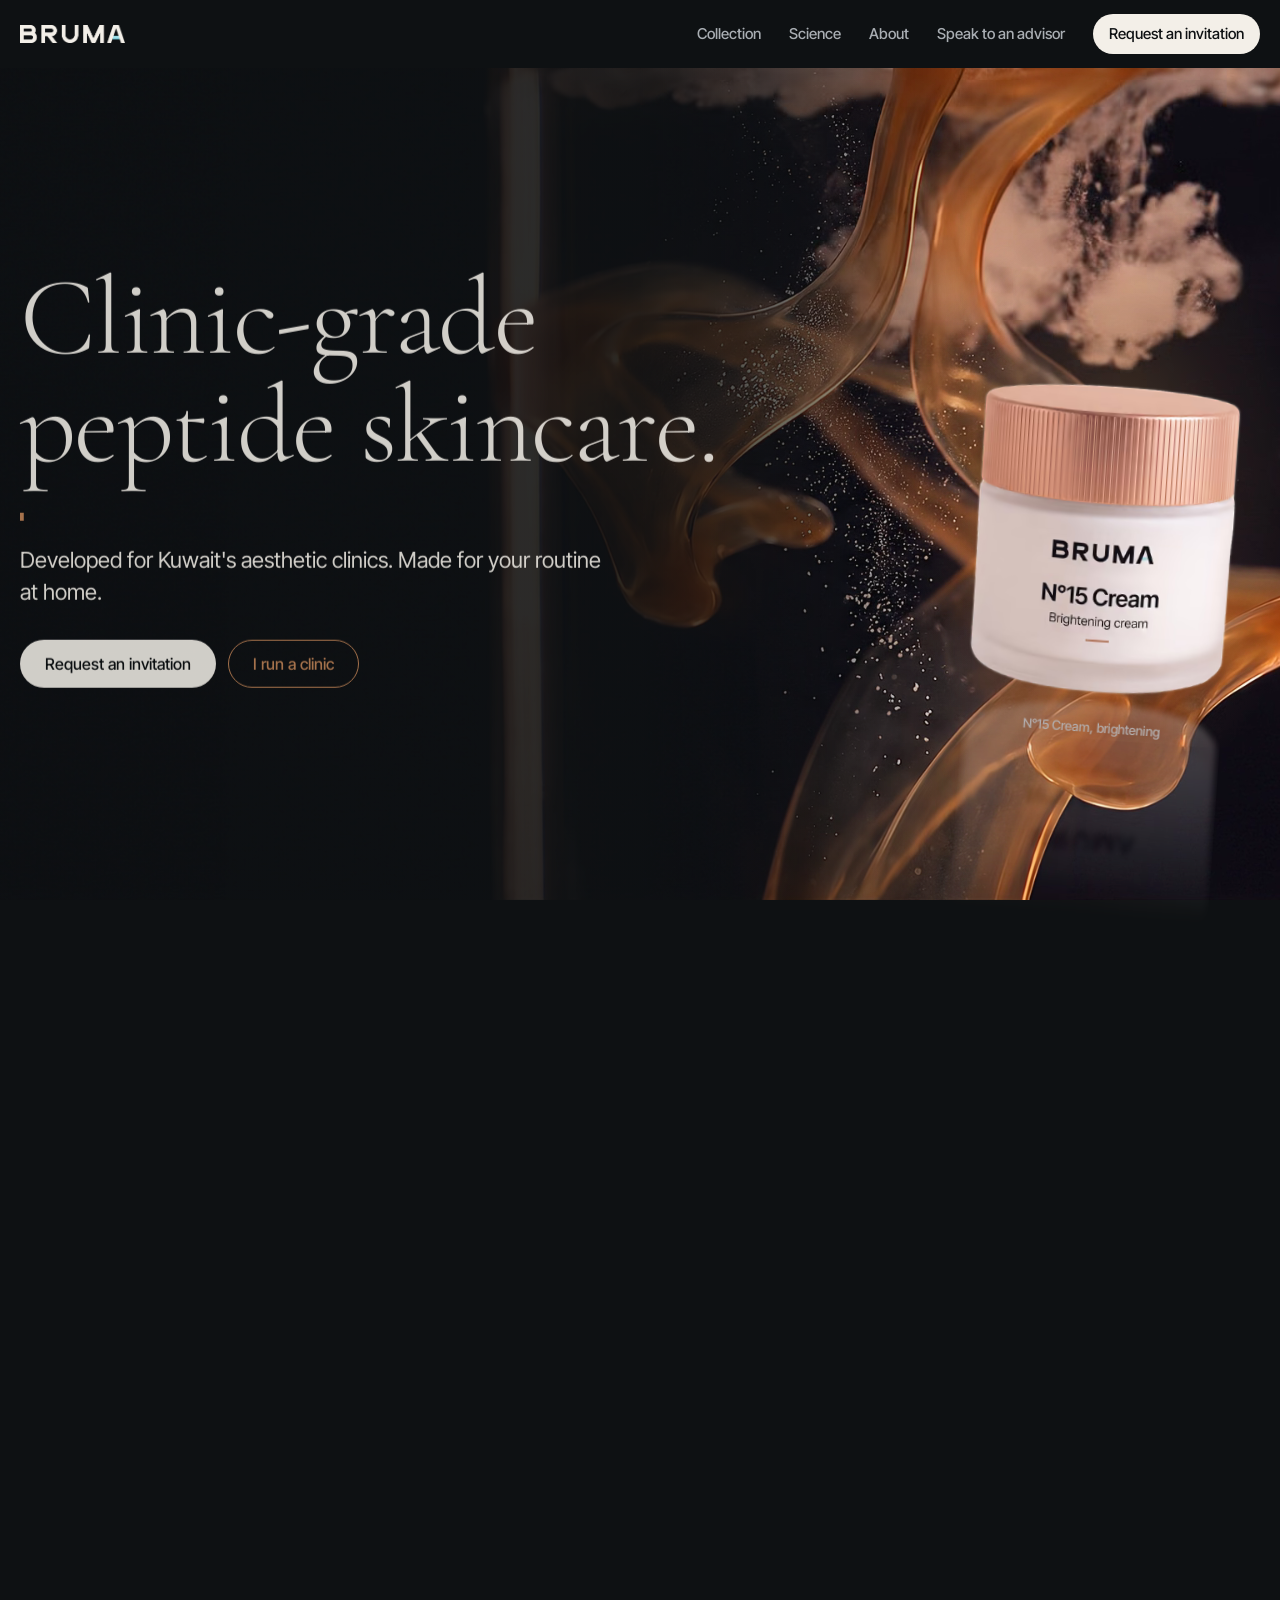
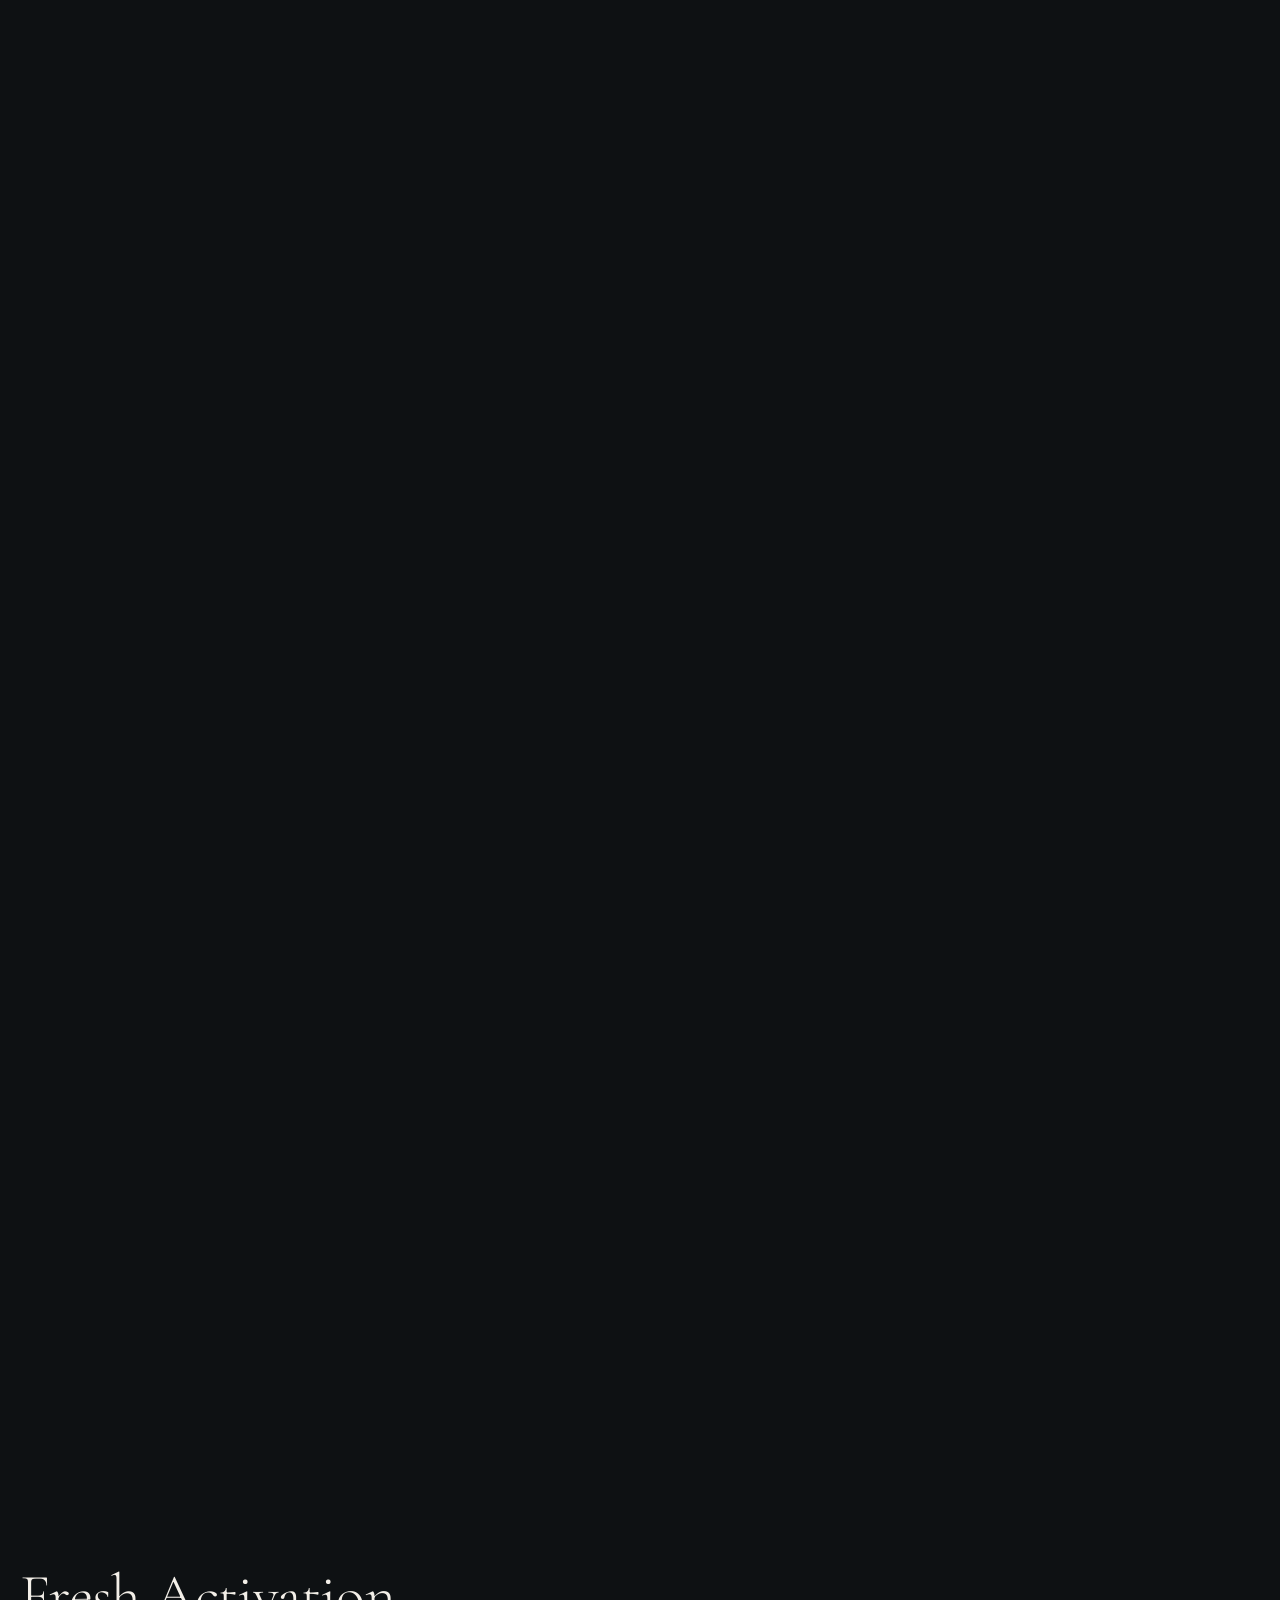
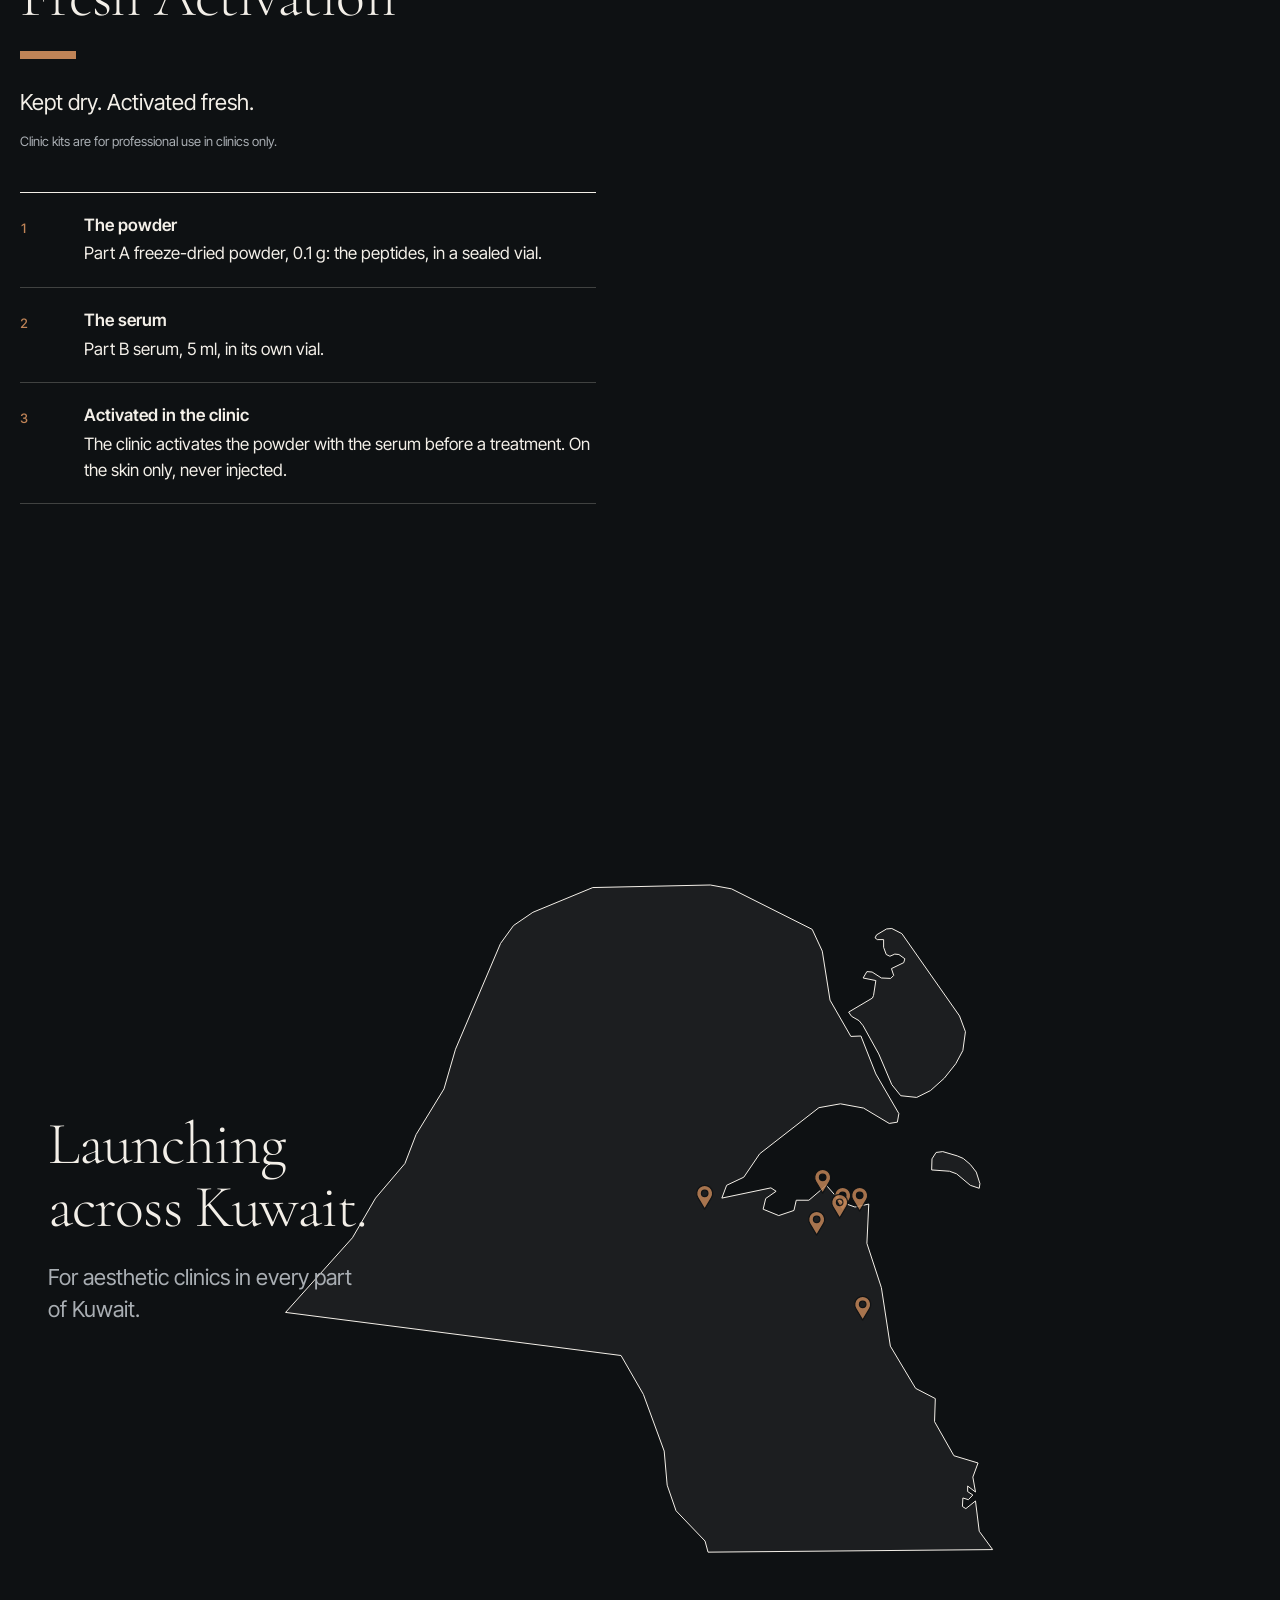
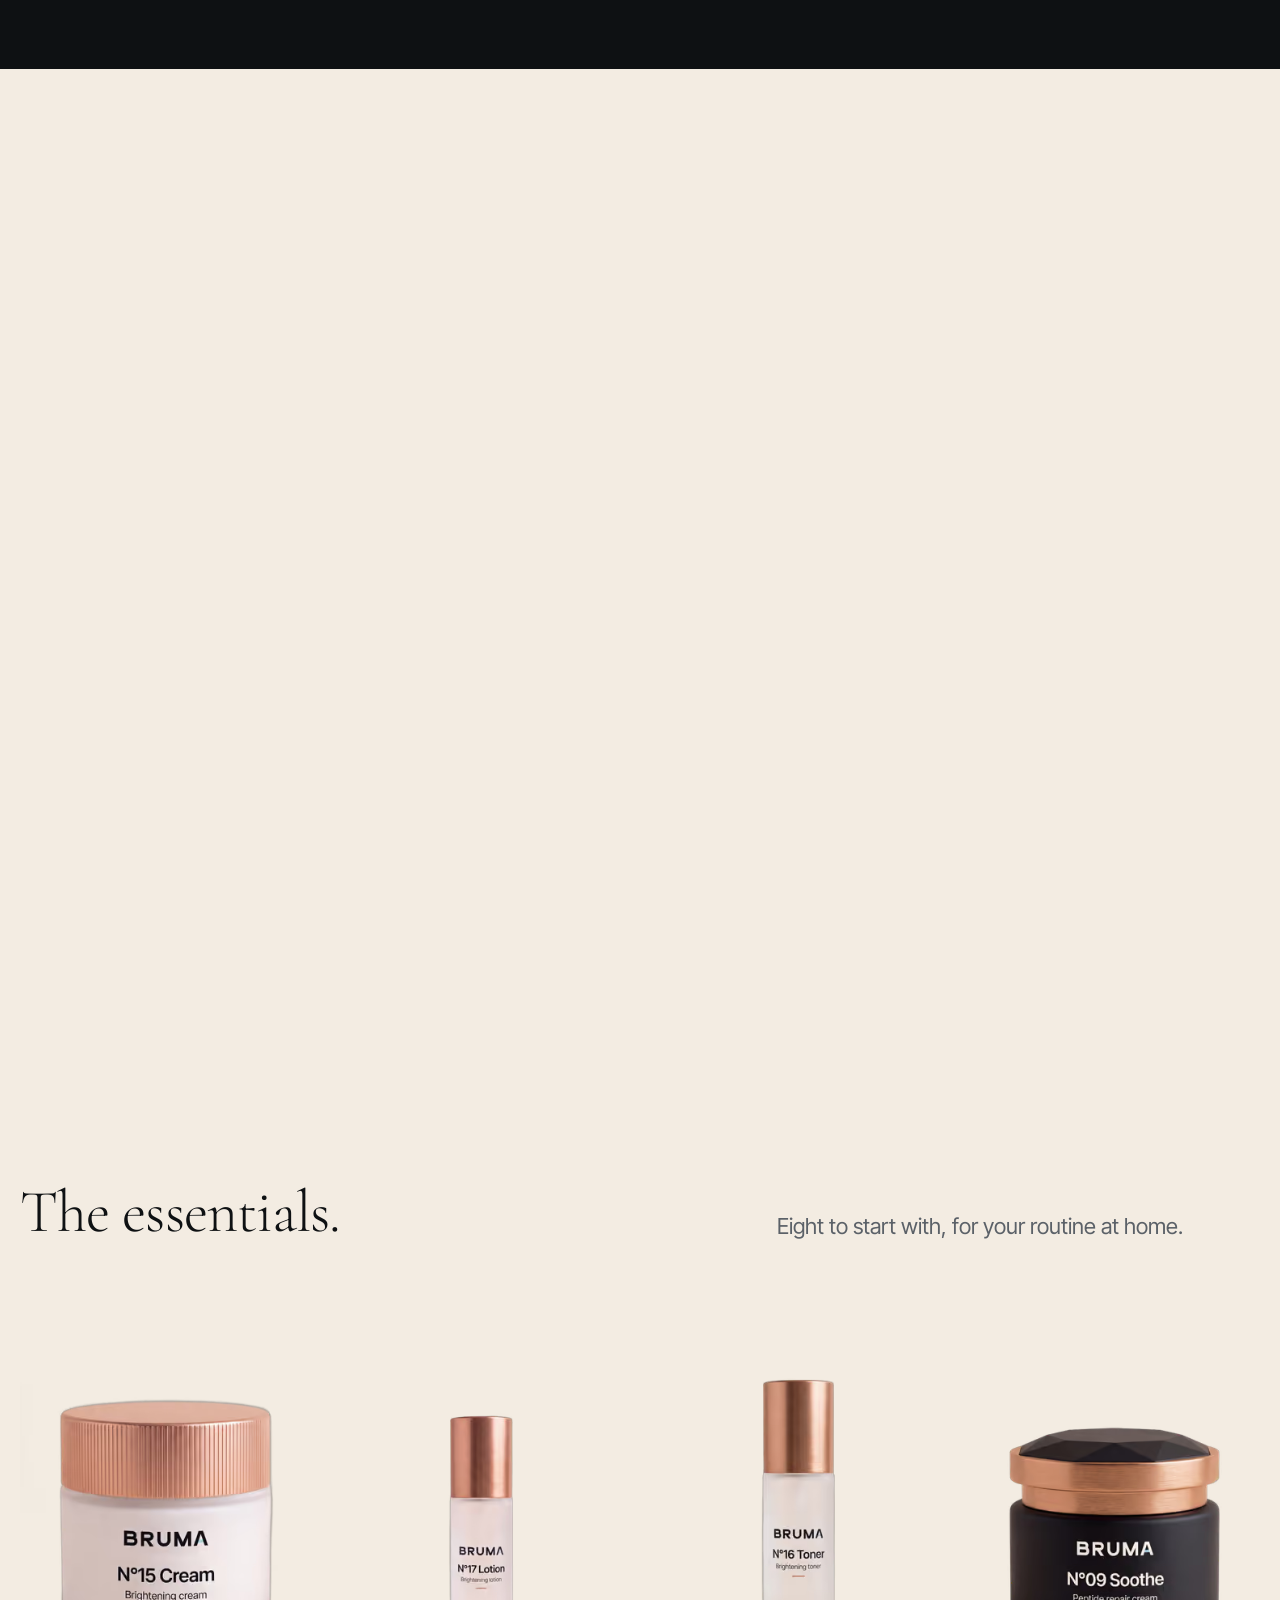
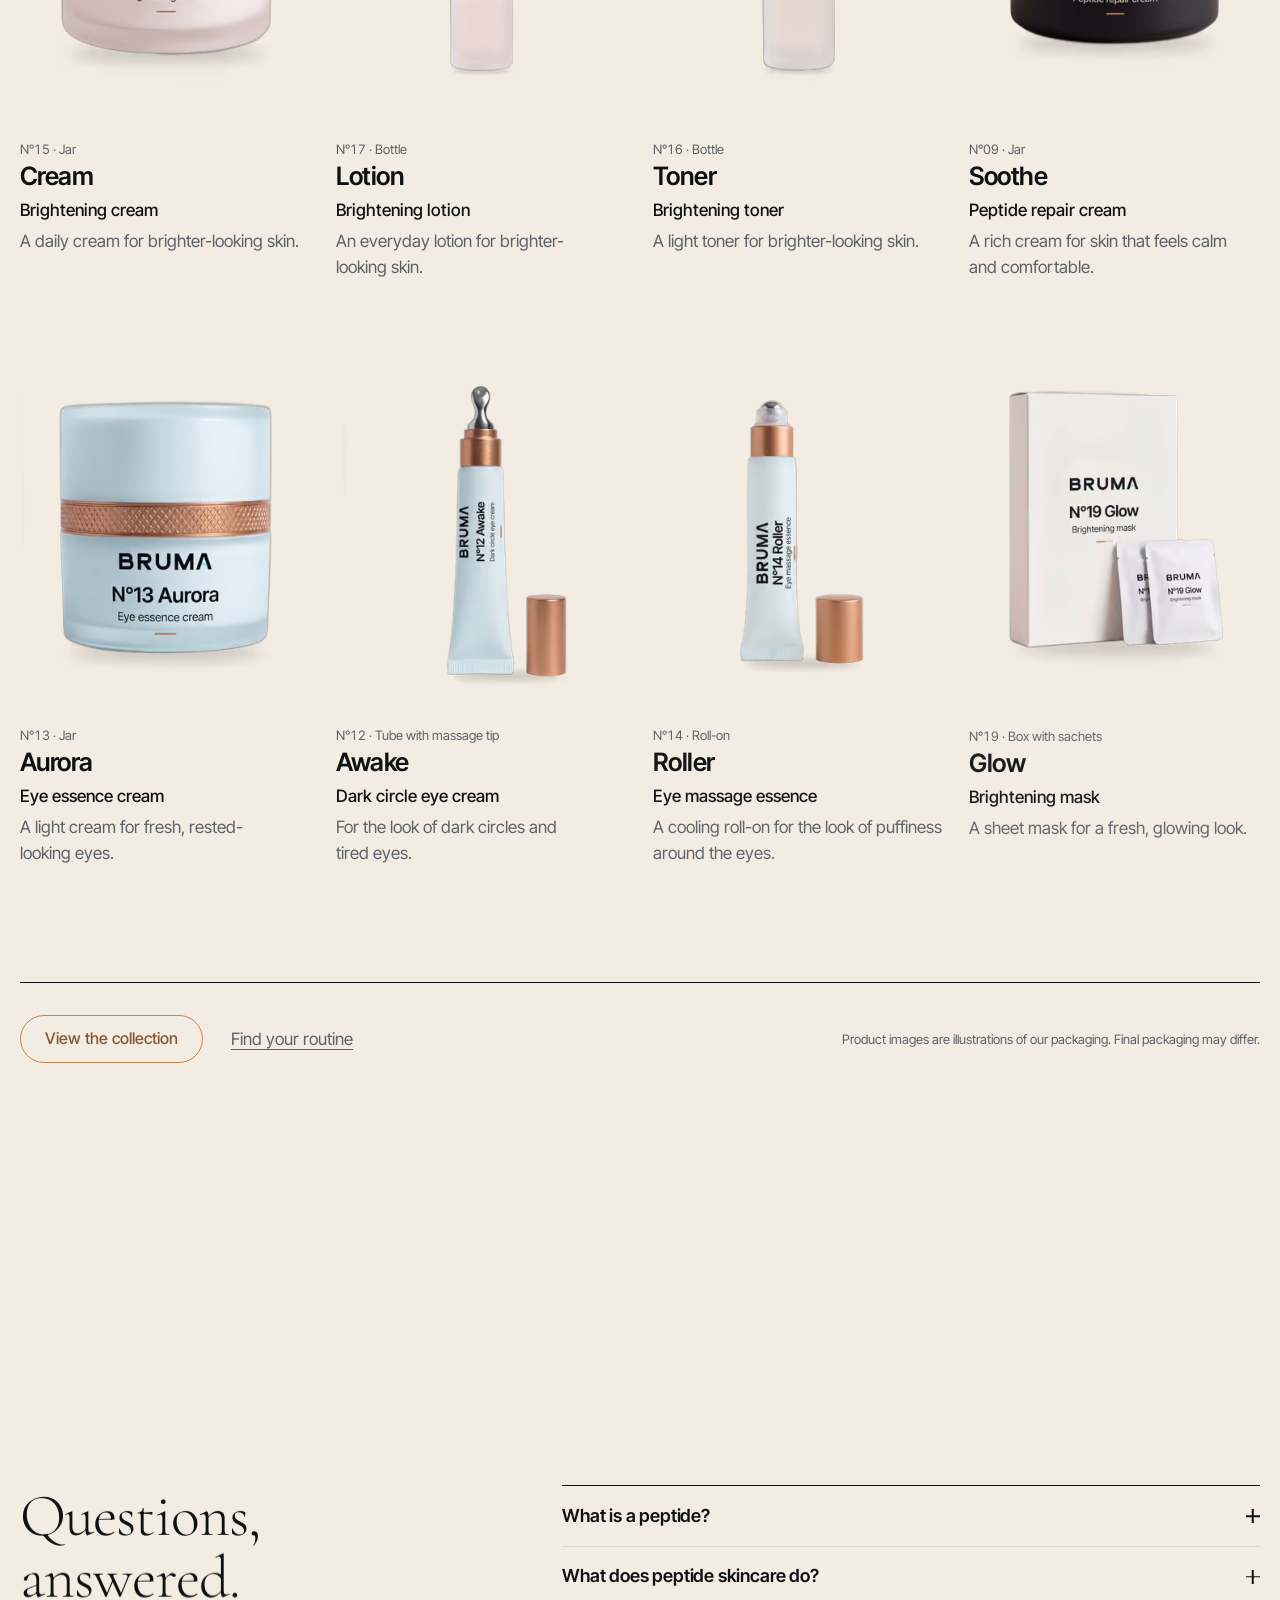
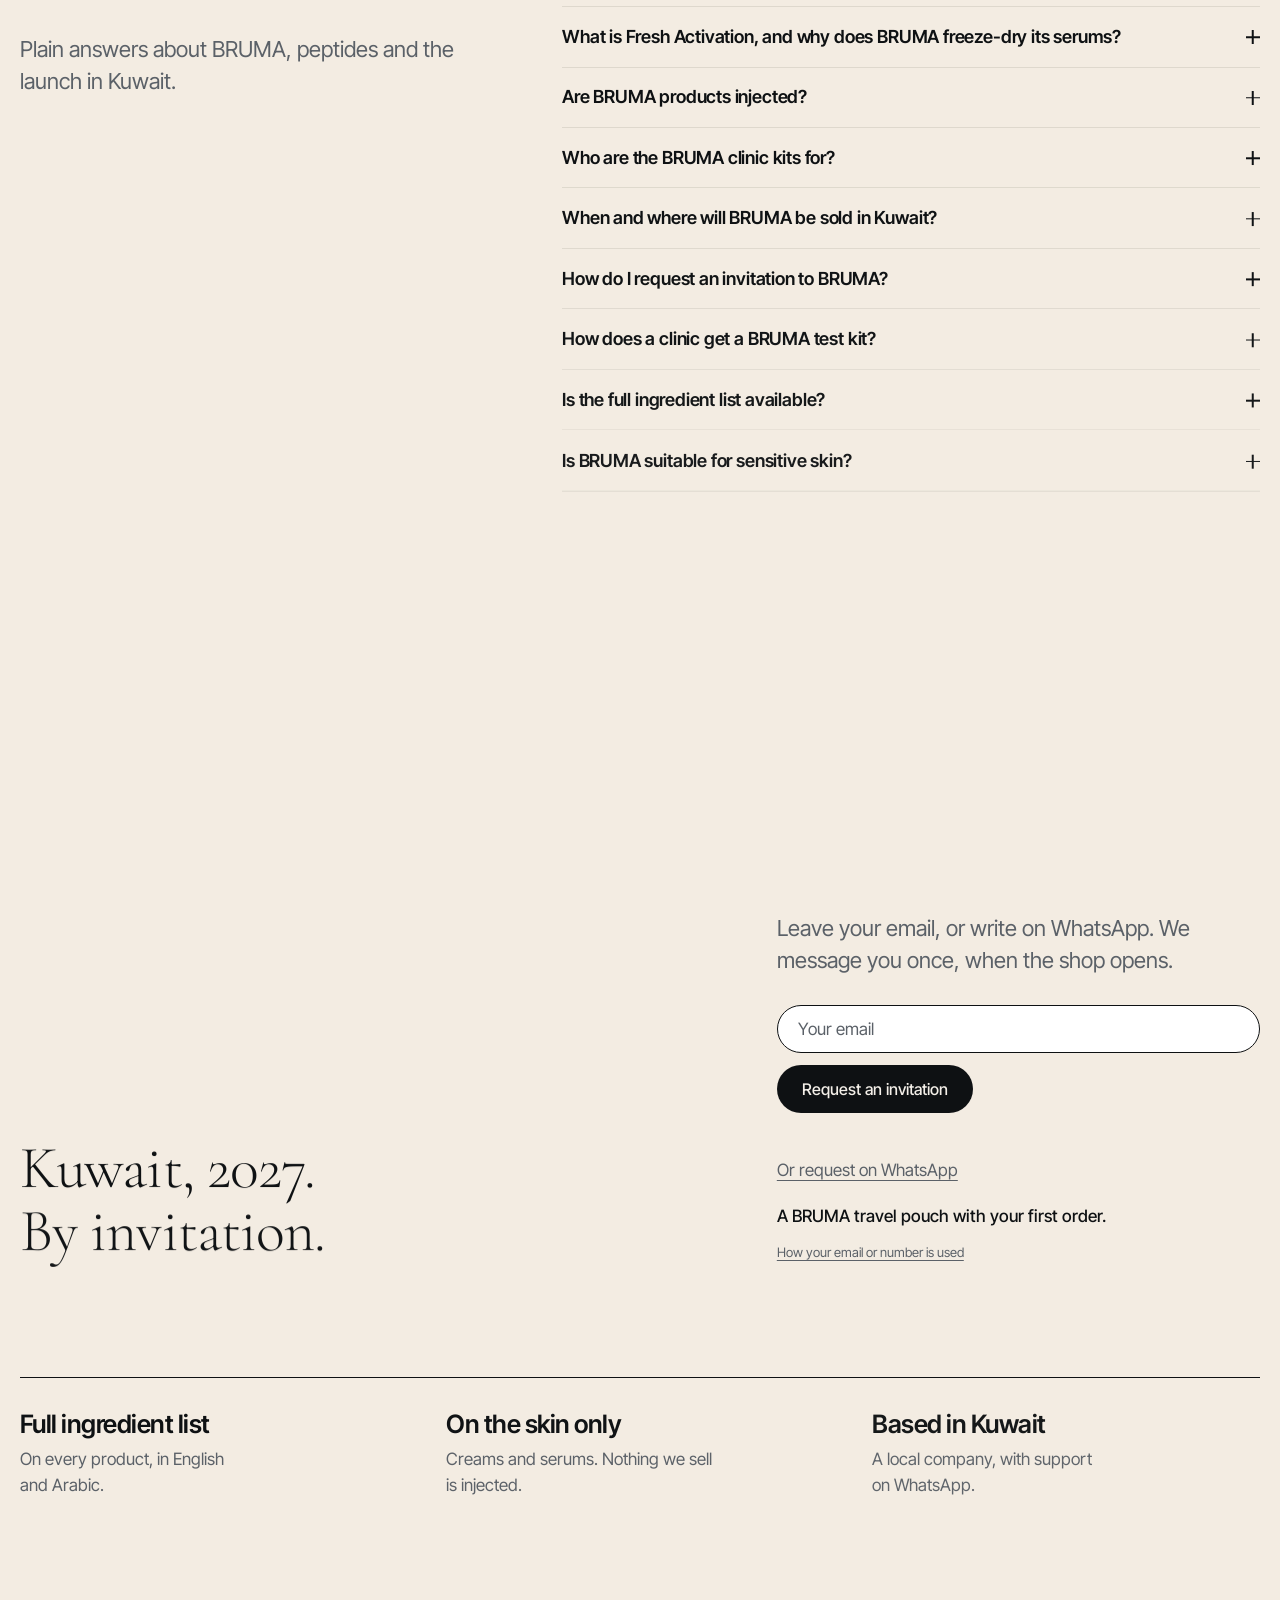
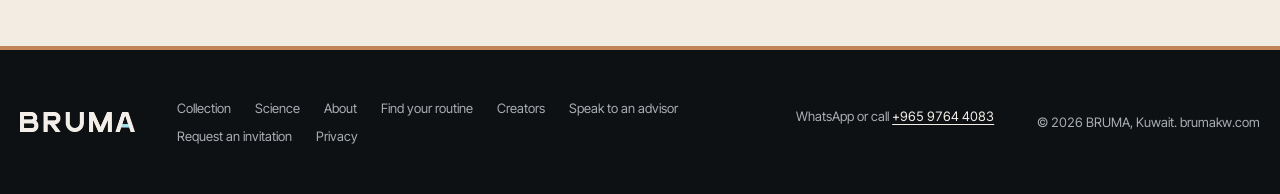
<file: index.html>
<!DOCTYPE html><html lang="en"><head><meta charset="utf-8"><meta name="viewport" content="width=device-width, initial-scale=1"><title>Clinic-grade peptide skincare in Kuwait | BRUMA</title><meta name="description" content="BRUMA is clinic-grade peptide skincare from Kuwait: freeze-dried serums for aesthetic clinics, and creams for home from 2027. Every ingredient on the box."><meta name="robots" content="noindex, nofollow"><link rel="canonical" href="https://brumakw.com/"><meta name="theme-color" content="#F3EFE8"><link rel="icon" type="image/png" href="/favicon.png"><meta property="og:site_name" content="BRUMA"><meta property="og:type" content="website"><meta property="og:locale" content="en_KW"><meta property="og:url" content="https://brumakw.com/"><meta property="og:title" content="Clinic-grade peptide skincare in Kuwait | BRUMA"><meta property="og:description" content="BRUMA is clinic-grade peptide skincare from Kuwait: freeze-dried serums for aesthetic clinics, and creams for home from 2027. Every ingredient on the box."><meta property="og:image" content="https://brumakw.com/og-image.jpg"><meta property="og:image:width" content="1200"><meta property="og:image:height" content="630"><meta property="og:image:alt" content="BRUMA: three of the product photos, laid on a table under the BRUMA wordmark"><meta name="twitter:card" content="summary_large_image"><meta name="twitter:title" content="Clinic-grade peptide skincare in Kuwait | BRUMA"><meta name="twitter:description" content="BRUMA is clinic-grade peptide skincare from Kuwait: freeze-dried serums for aesthetic clinics, and creams for home from 2027. Every ingredient on the box."><meta name="twitter:image" content="https://brumakw.com/og-image.jpg"><meta name="twitter:image:alt" content="BRUMA: three of the product photos, laid on a table under the BRUMA wordmark"><link rel="preload" as="font" type="font/woff2" href="/_astro/cormorant-garamond-latin-wght-normal.CUoBjw-S.woff2" crossorigin><link rel="preload" as="font" type="font/woff2" href="/_astro/inter-tight-latin-wght-normal.DX-nOvPD.woff2" crossorigin><link rel="preload" as="image" imagesrcset="/_astro/poster-tall.fSVLGvk7_fUTJR.avif 720w" imagesizes="100vw" type="image/avif" media="(max-width: 820px)" fetchpriority="high"><link rel="preload" as="image" imagesrcset="/_astro/poster-wide.BFD0rNj2_ZMGNBV.avif 1280w, /_astro/poster-wide.BFD0rNj2_Z2w9YzA.avif 1920w" imagesizes="100vw" type="image/avif" media="(min-width: 821px)" fetchpriority="high"><link rel="preload" as="image" imagesrcset="/_astro/body.DjhHknsa_1UbYwW.avif 240w, /_astro/body.DjhHknsa_ZJtkvl.avif 360w, /_astro/body.DjhHknsa_1LnEw8.avif 480w, /_astro/body.DjhHknsa_Z2raeda.avif 640w" imagesizes="(max-width: 820px) clamp(104px, 19svh, 168px), clamp(136px, 34svh, 304px)" type="image/avif" fetchpriority="high"><script type="application/ld+json">{"@context":"https://schema.org","@graph":[{"@type":"Organization","@id":"https://brumakw.com/#organization","name":"BRUMA","url":"https://brumakw.com/","logo":{"@type":"ImageObject","url":"https://brumakw.com/brand/wordmark-on-light.png","width":900,"height":157},"description":"BRUMA is clinic-grade peptide skincare from Kuwait: freeze-dried serums for aesthetic clinics, and creams for home from 2027. Every ingredient on the box.","areaServed":{"@type":"Country","name":"Kuwait"},"telephone":"+96597644083","contactPoint":{"@type":"ContactPoint","telephone":"+96597644083","contactType":"customer service","areaServed":"KW","availableLanguage":["English","Arabic"]}},{"@type":"WebSite","@id":"https://brumakw.com/#website","url":"https://brumakw.com/","name":"BRUMA","inLanguage":"en","publisher":{"@id":"https://brumakw.com/#organization"}},{"@type":"FAQPage","@id":"https://brumakw.com/#faq","mainEntity":[{"@type":"Question","name":"What is a peptide?","acceptedAnswer":{"@type":"Answer","text":"A peptide is a short chain of amino acids, the building blocks of proteins. Your skin makes its own peptides. In skincare, peptides are used to help skin look smoother, firmer and more even. BRUMA uses peptides in freeze-dried clinic serums (Fresh Activation) and in creams, serums and masks for your routine at home."}},{"@type":"Question","name":"What does peptide skincare do?","acceptedAnswer":{"@type":"Answer","text":"Peptide skincare is used to help skin look smoother, firmer and more even, and to help it feel hydrated and comfortable. It is a cosmetic, not a medicine: it changes how skin looks and feels, and BRUMA makes no claims beyond that. The BRUMA range covers clinic serums and, for home, a Repair line, an Eye line and a Brightening line."}},{"@type":"Question","name":"What is Fresh Activation, and why does BRUMA freeze-dry its serums?","acceptedAnswer":{"@type":"Answer","text":"Fresh Activation is how a BRUMA clinic kit works: the peptides are kept as a dry, freeze-dried powder and activated with a serum just before use, so the serum is fresh when it goes on your skin. Each kit has two vials: Part A, freeze-dried powder, 0.1 g, and Part B, serum, 5 ml. The clinic activates them before a treatment."}},{"@type":"Question","name":"Are BRUMA products injected?","acceptedAnswer":{"@type":"Answer","text":"No. BRUMA products are for use on the skin only and are never injected. The clinic serums go on the skin after laser, skin boosters and other treatments, and the home creams, serums and masks are used like any other skincare. Every box says so, in English and Arabic."}},{"@type":"Question","name":"Who are the BRUMA clinic kits for?","acceptedAnswer":{"@type":"Answer","text":"BRUMA clinic kits are for professional use in aesthetic clinics in Kuwait only, on the skin after laser, skin boosters and other treatments; they are not sold to consumers. There are four kits, N°01 Copper, N°02 Firm, N°03 Hydra and N°04 Tone, each with a freeze-dried powder vial and a serum vial. Clinics use them under the BRUMA label or their own, and BRUMA trains the clinic staff."}},{"@type":"Question","name":"When and where will BRUMA be sold in Kuwait?","acceptedAnswer":{"@type":"Answer","text":"The BRUMA home products, the Repair, Eye and Brightening lines, will be sold online in Kuwait in 2027. Until then, BRUMA works with aesthetic clinics across Kuwait, which use the clinic kits during treatments and give the home products as aftercare. The clinic kits themselves are for clinics only. Request an invitation on WhatsApp and BRUMA will message you once, when the shop opens."}},{"@type":"Question","name":"How do I request an invitation to BRUMA?","acceptedAnswer":{"@type":"Answer","text":"You request an invitation on WhatsApp: tap \"Request an invitation\" on this page and send the message that opens. BRUMA will message you once, when the shop opens in 2027, and not before. There is no account to create and no form to fill in."}},{"@type":"Question","name":"How does a clinic get a BRUMA test kit?","acceptedAnswer":{"@type":"Answer","text":"A clinic requests a BRUMA test kit on WhatsApp: tap \"I run a clinic\" on the homepage and send the message that opens. You try the kits before you order, and BRUMA trains your staff. The serums can carry the BRUMA label or your clinic's own."}},{"@type":"Question","name":"Is the full ingredient list available?","acceptedAnswer":{"@type":"Answer","text":"Yes. The full ingredient list is printed on every BRUMA box, in English and Arabic, so you can read it before you use the product. BRUMA products are cosmetics for use on the skin only. Registration of BRUMA products with the Kuwait Ministry of Health is in progress."}},{"@type":"Question","name":"Is BRUMA suitable for sensitive skin?","acceptedAnswer":{"@type":"Answer","text":"Check the full ingredient list on the box and patch test first. Every BRUMA product lists every ingredient in English and Arabic, so you and your clinic can see exactly what is in it. If you have a skin condition or a known reaction to an ingredient, ask your clinic before using any skincare."}}]}]}</script><script defer src="https://stats.brumakw.com/script.js" data-website-id="1a930f63-1da2-4c97-97f2-859099200b43" data-domains="brumakw.com"></script><script>
      document.documentElement.classList.add('js');
    </script><link rel="stylesheet" href="/_astro/Base.DDdC2eke.css"><link rel="stylesheet" href="/_astro/Footer.DfNvqbVB.css"><link rel="stylesheet" href="/_astro/index.AKl-pglN.css"></head><body class="has-background"><div class="site-bg" aria-hidden="true"><picture><source media="(max-width: 820px)" type="image/avif" srcset="/_astro/tall.B3hq9mHo_ZgRVHb.avif 720w, /_astro/tall.B3hq9mHo_1yUOid.avif 1080w, /_astro/tall.B3hq9mHo_ndjFx.avif 1440w" sizes="100vw"><source media="(max-width: 820px)" type="image/webp" srcset="/_astro/tall.B3hq9mHo_ZIaKcD.webp 720w, /_astro/tall.B3hq9mHo_Z27I2x9.webp 1080w, /_astro/tall.B3hq9mHo_1KKAE7.webp 1440w" sizes="100vw"><source type="image/avif" srcset="/_astro/wide.CySnZHZV_ZUOiMY.avif 1280w, /_astro/wide.CySnZHZV_29rOcU.avif 1920w, /_astro/wide.CySnZHZV_Z1nKN4y.avif 2560w" sizes="100vw"><img src="/_astro/wide.CySnZHZV_Zdw5Y.webp" srcset="/_astro/wide.CySnZHZV_1ApBf1.webp 1280w, /_astro/wide.CySnZHZV_Z1xc2Cr.webp 1920w, /_astro/wide.CySnZHZV_Zdw5Y.webp 2560w" sizes="100vw" alt="" width="2560" height="1429" fetchpriority="low" decoding="async"></picture></div><a href="#main" class="sr-only focus:not-sr-only focus:fixed focus:top-3 focus:left-3 focus:z-50 focus:bg-carbon focus:text-bone focus:px-4 focus:py-2 focus:rounded-full">Skip to content</a><header class="site-header is-dark" data-astro-cid-nen7h5rs><div class="wrap header-row" data-astro-cid-nen7h5rs><a href="/" aria-label="BRUMA home" class="logo-link" data-astro-cid-nen7h5rs><img src="/brand/wordmark-on-light.png" alt="BRUMA" width="900" height="157" class="logo" data-astro-cid-nen7h5rs><img src="/brand/wordmark-on-dark.png" alt="" width="900" height="157" class="logo logo-dark" aria-hidden="true" data-astro-cid-nen7h5rs></a><nav aria-label="Main" data-astro-cid-nen7h5rs><a data-umami-event="collection-view" data-umami-event-section="header" href="/collection" data-astro-cid-nen7h5rs>Collection</a><a href="/science" data-astro-cid-nen7h5rs>Science</a><a href="/about" data-astro-cid-nen7h5rs>About</a><a data-umami-event="advisor" data-umami-event-section="header" href="https://wa.me/96597644083?text=Hello%20BRUMA%2C%20I'd%20like%20advice%20on%20choosing%20products." target="_blank" rel="noopener" data-astro-cid-nen7h5rs>Speak to an advisor</a><a href="/#invitation" class="nav-cta" data-astro-cid-nen7h5rs>Request an invitation</a><button type="button" class="menu-button" aria-expanded="false" aria-controls="menu-panel" aria-label="Menu" data-astro-cid-nen7h5rs><span class="menu-bar" aria-hidden="true" data-astro-cid-nen7h5rs></span><span class="menu-bar" aria-hidden="true" data-astro-cid-nen7h5rs></span></button></nav></div></header><div class="menu-panel on-dark" id="menu-panel" role="dialog" aria-modal="true" aria-label="Menu" hidden data-astro-cid-nen7h5rs><div class="menu-top" data-astro-cid-nen7h5rs><img src="/brand/wordmark-on-dark.png" alt="BRUMA" width="900" height="157" class="menu-logo" data-astro-cid-nen7h5rs><button type="button" class="menu-close" aria-label="Close menu" data-astro-cid-nen7h5rs><span class="menu-bar" aria-hidden="true" data-astro-cid-nen7h5rs></span><span class="menu-bar" aria-hidden="true" data-astro-cid-nen7h5rs></span></button></div><nav class="menu-links" aria-label="Menu" data-astro-cid-nen7h5rs><a data-umami-event="collection-view" data-umami-event-section="menu" href="/collection" data-astro-cid-nen7h5rs>Collection</a><a href="/science" data-astro-cid-nen7h5rs>Science</a><a href="/about" data-astro-cid-nen7h5rs>About</a><a href="/routine" data-astro-cid-nen7h5rs>Find your routine</a><a data-umami-event="advisor" data-umami-event-section="menu" href="https://wa.me/96597644083?text=Hello%20BRUMA%2C%20I'd%20like%20advice%20on%20choosing%20products." target="_blank" rel="noopener" data-astro-cid-nen7h5rs>Speak to an advisor</a><a href="/#invitation" class="menu-cta" data-astro-cid-nen7h5rs>Request an invitation</a></nav></div><script type="module">var e=document.querySelector(`.menu-button`),t=document.querySelector(`.menu-panel`);if(e&&t){let n=t.querySelector(`.menu-close`),r=()=>Array.from(t.querySelectorAll(`a[href], button:not([disabled])`)).filter(e=>e.offsetParent!==null),i=!1,a=r=>{i=r,t.hidden=!i,e.setAttribute(`aria-expanded`,String(i)),document.documentElement.classList.toggle(`menu-open`,i),i?n.focus():e.focus()};e.addEventListener(`click`,()=>a(!i)),n.addEventListener(`click`,()=>a(!1)),t.querySelectorAll(`a`).forEach(e=>e.addEventListener(`click`,()=>a(!1))),document.addEventListener(`keydown`,e=>{if(i){if(e.key===`Escape`)return e.preventDefault(),a(!1);if(e.key===`Tab`){let t=r();if(!t.length)return;let n=t[0],i=t[t.length-1];e.shiftKey&&document.activeElement===n?(e.preventDefault(),i.focus()):!e.shiftKey&&document.activeElement===i&&(e.preventDefault(),n.focus())}}}),window.matchMedia(`(min-width: 821px)`).addEventListener(`change`,e=>e.matches&&i&&a(!1))}</script><main id="main" data-astro-cid-lcdefpme><!-- The film block (site.background.heroFilm): the hero stage and the
         method section over one sticky, full-viewport film layer. The poster
         (the film's first frame) shows first; the script adds the video's
         sources and fades it in, and scrubs the carbon fade over the block's
         last quarter so it hands over to the map section without a seam. A
         carbon gradient on the left keeps the text at AA on every frame. --><div class="film-block has-film on-dark" data-astro-cid-lcdefpme><div class="film-layer" aria-hidden="true" data-astro-cid-lcdefpme><picture class="film-poster" data-astro-cid-lcdefpme><source media="(max-width: 820px)" type="image/avif" srcset="/_astro/poster-tall.fSVLGvk7_fUTJR.avif 720w" sizes="100vw" data-astro-cid-lcdefpme><source media="(max-width: 820px)" type="image/webp" srcset="/_astro/poster-tall.fSVLGvk7_6C9u7.webp 720w" sizes="100vw" data-astro-cid-lcdefpme><source type="image/avif" srcset="/_astro/poster-wide.BFD0rNj2_ZMGNBV.avif 1280w, /_astro/poster-wide.BFD0rNj2_Z2w9YzA.avif 1920w" sizes="100vw" data-astro-cid-lcdefpme><img src="/_astro/poster-wide.BFD0rNj2_Z1FTy2b.webp" srcset="/_astro/poster-wide.BFD0rNj2_Z117eeS.webp 1280w, /_astro/poster-wide.BFD0rNj2_Z1FTy2b.webp 1920w" sizes="100vw" alt="" width="1920" height="1080" fetchpriority="high" decoding="async" data-astro-cid-lcdefpme></picture><video muted loop playsinline autoplay preload="none" data-wide-webm="/_astro/film-wide.BDQOvabT.webm" data-wide-mp4="/_astro/film-wide.qBN4kJmE.mp4" data-tall-webm="/_astro/film-tall.uvSNSQUJ.webm" data-tall-mp4="/_astro/film-tall.YX6rrvzu.mp4" data-astro-cid-lcdefpme></video><div class="film-shade" data-astro-cid-lcdefpme></div><div class="film-dim" data-astro-cid-lcdefpme></div><div class="film-fade" data-astro-cid-lcdefpme></div></div><!-- 1. Hero + pinned sequence: one home product per panel (heroProducts and heroPanels in src/data/site.ts) --><section class="stage" aria-label="Introduction" data-astro-cid-lcdefpme><div class="wrap stage-grid" data-astro-cid-lcdefpme><div class="panels" data-astro-cid-lcdefpme><div class="panel panel-hero" data-astro-cid-lcdefpme><h1 data-astro-cid-lcdefpme><span class="line" data-astro-cid-lcdefpme><span data-intro data-astro-cid-lcdefpme>Clinic-grade</span></span><span class="line" data-astro-cid-lcdefpme><span data-intro data-astro-cid-lcdefpme>peptide skincare.</span></span></h1><span class="bar hero-bar" data-intro data-astro-cid-lcdefpme></span><p class="lead" data-intro data-astro-cid-lcdefpme>Developed for Kuwait&#39;s aesthetic clinics. Made for your routine at home.</p><div class="cta-row" data-intro data-astro-cid-lcdefpme><a class="btn btn-carbon" href="#invitation" data-astro-cid-lcdefpme>Request an invitation</a><a class="btn btn-outline" data-umami-event="clinic-test-kit" data-umami-event-section="hero" href="https://wa.me/96597644083?text=Hello%20BRUMA%2C%20I%20run%20a%20clinic%20and%20would%20like%20to%20request%20a%20test%20kit." target="_blank" rel="noopener" data-astro-cid-lcdefpme>I run a clinic</a></div></div><div class="panel" data-astro-cid-lcdefpme><h2 data-astro-cid-lcdefpme>For the eyes.</h2><span class="bar" data-astro-cid-lcdefpme></span><p class="lead" data-astro-cid-lcdefpme>N°13 Aurora, a light cream for a rested, fresh look.</p></div><div class="panel" data-astro-cid-lcdefpme><h2 data-astro-cid-lcdefpme>Every day.</h2><span class="bar" data-astro-cid-lcdefpme></span><p class="lead" data-astro-cid-lcdefpme>N°17 Lotion, light daily care for brighter-looking skin.</p></div><div class="panel" data-astro-cid-lcdefpme><h2 data-astro-cid-lcdefpme>For comfort.</h2><span class="bar" data-astro-cid-lcdefpme></span><p class="lead" data-astro-cid-lcdefpme>N°09 Soothe, a rich cream for skin that feels calm and comfortable.</p></div><div class="panel" data-astro-cid-lcdefpme><h2 data-astro-cid-lcdefpme>For tired eyes.</h2><span class="bar" data-astro-cid-lcdefpme></span><p class="lead" data-astro-cid-lcdefpme>N°12 Awake, for the look of dark circles.</p></div></div><div class="vial-holder" data-intro data-astro-cid-lcdefpme><div class="vial-slot" data-astro-cid-lcdefpme><div class="vial-photo" style="aspect-ratio: 693 / 1400" data-astro-cid-lcdefpme><span class="vial-glow" aria-hidden="true" data-astro-cid-lcdefpme></span><img class="vial-reflect" src="/_astro/body.DjhHknsa_ZK2Y62.webp" alt="" aria-hidden="true" loading="lazy" decoding="async" data-astro-cid-lcdefpme><span class="vial-shadow" aria-hidden="true" data-astro-cid-lcdefpme></span><picture data-astro-cid-lcdefpme="true"><source srcset="/_astro/body.DjhHknsa_1UbYwW.avif 240w, /_astro/body.DjhHknsa_ZJtkvl.avif 360w, /_astro/body.DjhHknsa_1LnEw8.avif 480w, /_astro/body.DjhHknsa_Z2raeda.avif 640w" type="image/avif" sizes="(max-width: 820px) clamp(104px, 19svh, 168px), clamp(136px, 34svh, 304px)"><source srcset="/_astro/body.DjhHknsa_1TCkWg.webp 240w, /_astro/body.DjhHknsa_ZK2Y62.webp 360w, /_astro/body.DjhHknsa_1KO0Vr.webp 480w, /_astro/body.DjhHknsa_2lpMsq.webp 640w" type="image/webp" sizes="(max-width: 820px) clamp(104px, 19svh, 168px), clamp(136px, 34svh, 304px)"><img src="/_astro/body.DjhHknsa_1DpUdS.webp" srcset="/_astro/body.DjhHknsa_1TCkWg.webp 240w, /_astro/body.DjhHknsa_ZK2Y62.webp 360w, /_astro/body.DjhHknsa_1KO0Vr.webp 480w, /_astro/body.DjhHknsa_2lpMsq.webp 640w" alt="BRUMA N°15 Cream, brightening cream: a frosted white jar with a copper lid" sizes="(max-width: 820px) clamp(104px, 19svh, 168px), clamp(136px, 34svh, 304px)" loading="eager" fetchpriority="high" data-astro-cid-lcdefpme="true" decoding="async" width="693" height="1400" class="vial-body"></picture></div><p class="vial-caption" data-astro-cid-lcdefpme>N°15 Cream, brightening</p></div><div class="vial-slot" hidden aria-hidden="true" data-astro-cid-lcdefpme><div class="vial-photo" style="aspect-ratio: 606 / 1400" data-astro-cid-lcdefpme><span class="vial-glow" aria-hidden="true" data-astro-cid-lcdefpme></span><img class="vial-reflect" src="/_astro/body.Hs2jXvgS_Z1dsOuH.webp" alt="" aria-hidden="true" loading="lazy" decoding="async" data-astro-cid-lcdefpme><span class="vial-shadow" aria-hidden="true" data-astro-cid-lcdefpme></span><picture data-astro-cid-lcdefpme="true"><source srcset="/_astro/body.Hs2jXvgS_ZP3Gh2.avif 240w, /_astro/body.Hs2jXvgS_Z1cTaU1.avif 360w, /_astro/body.Hs2jXvgS_ZVBTQx.avif 480w, /_astro/body.Hs2jXvgS_Z1EMXfR.avif 606w" type="image/avif" sizes="(max-width: 820px) clamp(104px, 19svh, 168px), clamp(136px, 34svh, 304px)"><source srcset="/_astro/body.Hs2jXvgS_ZPCkQI.webp 240w, /_astro/body.Hs2jXvgS_Z1dsOuH.webp 360w, /_astro/body.Hs2jXvgS_Z1ee1YS.webp 480w, /_astro/body.Hs2jXvgS_Z1Wp5od.webp 606w" type="image/webp" sizes="(max-width: 820px) clamp(104px, 19svh, 168px), clamp(136px, 34svh, 304px)"><img src="/_astro/body.Hs2jXvgS_Z1Wp5od.webp" srcset="/_astro/body.Hs2jXvgS_ZPCkQI.webp 240w, /_astro/body.Hs2jXvgS_Z1dsOuH.webp 360w, /_astro/body.Hs2jXvgS_Z1ee1YS.webp 480w, /_astro/body.Hs2jXvgS_Z1Wp5od.webp 606w" alt="BRUMA N°13 Aurora, eye essence cream: a pale aqua jar with a copper band" sizes="(max-width: 820px) clamp(104px, 19svh, 168px), clamp(136px, 34svh, 304px)" loading="lazy" fetchpriority="auto" data-astro-cid-lcdefpme="true" decoding="async" width="606" height="1400" class="vial-body"></picture></div><p class="vial-caption" data-astro-cid-lcdefpme>N°13 Aurora, eye essence cream</p></div><div class="vial-slot" hidden aria-hidden="true" data-astro-cid-lcdefpme><div class="vial-photo" style="aspect-ratio: 352 / 1400" data-astro-cid-lcdefpme><span class="vial-glow" aria-hidden="true" data-astro-cid-lcdefpme></span><img class="vial-reflect" src="/_astro/body.CLn9wDwr_Z1PqUX6.webp" alt="" aria-hidden="true" loading="lazy" decoding="async" data-astro-cid-lcdefpme><span class="vial-shadow" aria-hidden="true" data-astro-cid-lcdefpme></span><picture data-astro-cid-lcdefpme="true"><source srcset="/_astro/body.CLn9wDwr_86Gb6.avif 240w, /_astro/body.CLn9wDwr_26znEP.avif 352w" type="image/avif" sizes="(max-width: 820px) clamp(104px, 19svh, 168px), clamp(136px, 34svh, 304px)"><source srcset="/_astro/body.CLn9wDwr_7x2Ap.webp 240w, /_astro/body.CLn9wDwr_1NXgwu.webp 352w" type="image/webp" sizes="(max-width: 820px) clamp(104px, 19svh, 168px), clamp(136px, 34svh, 304px)"><img src="/_astro/body.CLn9wDwr_1NXgwu.webp" srcset="/_astro/body.CLn9wDwr_7x2Ap.webp 240w, /_astro/body.CLn9wDwr_1NXgwu.webp 352w" alt="BRUMA N°17 Lotion, brightening lotion: a frosted white bottle with a copper cap" sizes="(max-width: 820px) clamp(104px, 19svh, 168px), clamp(136px, 34svh, 304px)" loading="lazy" fetchpriority="auto" data-astro-cid-lcdefpme="true" decoding="async" width="352" height="1400" class="vial-body"></picture></div><p class="vial-caption" data-astro-cid-lcdefpme>N°17 Lotion, brightening lotion</p></div><div class="vial-slot has-rim" hidden aria-hidden="true" data-astro-cid-lcdefpme><div class="vial-photo" style="aspect-ratio: 886 / 1400" data-astro-cid-lcdefpme><span class="vial-glow" aria-hidden="true" data-astro-cid-lcdefpme></span><img class="vial-reflect" src="/_astro/body.BjWEe0XH_ZK95zR.webp" alt="" aria-hidden="true" loading="lazy" decoding="async" data-astro-cid-lcdefpme><span class="vial-shadow" aria-hidden="true" data-astro-cid-lcdefpme></span><picture data-astro-cid-lcdefpme="true"><source srcset="/_astro/body.BjWEe0XH_JjOaq.avif 240w, /_astro/body.BjWEe0XH_ZJzr0b.avif 360w, /_astro/body.BjWEe0XH_Z1EsczF.avif 480w, /_astro/body.BjWEe0XH_Z8mPt6.avif 640w" type="image/avif" sizes="(max-width: 820px) clamp(104px, 19svh, 168px), clamp(136px, 34svh, 304px)"><source srcset="/_astro/body.BjWEe0XH_IKazJ.webp 240w, /_astro/body.BjWEe0XH_ZK95zR.webp 360w, /_astro/body.BjWEe0XH_Z1F1Qam.webp 480w, /_astro/body.BjWEe0XH_ZpXWBr.webp 640w" type="image/webp" sizes="(max-width: 820px) clamp(104px, 19svh, 168px), clamp(136px, 34svh, 304px)"><img src="/_astro/body.BjWEe0XH_Zhkxie.webp" srcset="/_astro/body.BjWEe0XH_IKazJ.webp 240w, /_astro/body.BjWEe0XH_ZK95zR.webp 360w, /_astro/body.BjWEe0XH_Z1F1Qam.webp 480w, /_astro/body.BjWEe0XH_ZpXWBr.webp 640w" alt="BRUMA N°09 Soothe, peptide repair cream: a matte black jar with a faceted lid and copper bands" sizes="(max-width: 820px) clamp(104px, 19svh, 168px), clamp(136px, 34svh, 304px)" loading="lazy" fetchpriority="auto" data-astro-cid-lcdefpme="true" decoding="async" width="886" height="1400" class="vial-body"></picture></div><p class="vial-caption" data-astro-cid-lcdefpme>N°09 Soothe, peptide repair cream</p></div><div class="vial-slot" hidden aria-hidden="true" data-astro-cid-lcdefpme><div class="vial-photo" style="aspect-ratio: 571 / 1400" data-astro-cid-lcdefpme><span class="vial-glow" aria-hidden="true" data-astro-cid-lcdefpme></span><img class="vial-reflect" src="/_astro/body.B1R_vkB__ZIXJ5W.webp" alt="" aria-hidden="true" loading="lazy" decoding="async" data-astro-cid-lcdefpme><span class="vial-shadow" aria-hidden="true" data-astro-cid-lcdefpme></span><picture data-astro-cid-lcdefpme="true"><source srcset="/_astro/body.B1R_vkB__Z24v1F3.avif 240w, /_astro/body.B1R_vkB__ZIp5vg.avif 360w, /_astro/body.B1R_vkB__1fNAkY.avif 480w, /_astro/body.B1R_vkB__17bq4c.avif 571w" type="image/avif" sizes="(max-width: 820px) clamp(104px, 19svh, 168px), clamp(136px, 34svh, 304px)"><source srcset="/_astro/body.B1R_vkB__Z254FfJ.webp 240w, /_astro/body.B1R_vkB__ZIXJ5W.webp 360w, /_astro/body.B1R_vkB__XctcD.webp 480w, /_astro/body.B1R_vkB__OziUQ.webp 571w" type="image/webp" sizes="(max-width: 820px) clamp(104px, 19svh, 168px), clamp(136px, 34svh, 304px)"><img src="/_astro/body.B1R_vkB__OziUQ.webp" srcset="/_astro/body.B1R_vkB__Z254FfJ.webp 240w, /_astro/body.B1R_vkB__ZIXJ5W.webp 360w, /_astro/body.B1R_vkB__XctcD.webp 480w, /_astro/body.B1R_vkB__OziUQ.webp 571w" alt="BRUMA N°12 Awake, dark circle eye cream: a pale aqua tube with a steel massage tip" sizes="(max-width: 820px) clamp(104px, 19svh, 168px), clamp(136px, 34svh, 304px)" loading="lazy" fetchpriority="auto" data-astro-cid-lcdefpme="true" decoding="async" width="571" height="1400" class="vial-body"></picture></div><p class="vial-caption" data-astro-cid-lcdefpme>N°12 Awake, dark circle eye cream</p></div></div></div></section><!-- 2. The method (site.method: "Fresh Activation"): the three steps of a
         clinic kit, with the N°01 kit photo. The steps are a real sequence, so
         they are numbered (the only numbers on the site besides the product numbers). --><section id="method" class="method" aria-labelledby="method-title" data-astro-cid-lcdefpme><div class="wrap method-grid" data-astro-cid-lcdefpme><div class="method-art product-art" data-astro-cid-lcdefpme><picture data-astro-cid-lcdefpme="true"><source srcset="/_astro/01-copper.mbnsG6ug_pF2eL.avif 480w, /_astro/01-copper.mbnsG6ug_d9cbu.avif 720w" type="image/avif" sizes="(min-width: 821px) min(40vw, 34rem), calc(100vw - 2.5rem)"><source srcset="/_astro/01-copper.mbnsG6ug_Z1JVE2.webp 480w, /_astro/01-copper.mbnsG6ug_ZegLHj.webp 720w" type="image/webp" sizes="(min-width: 821px) min(40vw, 34rem), calc(100vw - 2.5rem)"><img src="/_astro/01-copper.mbnsG6ug_ZegLHj.webp" srcset="/_astro/01-copper.mbnsG6ug_Z1JVE2.webp 480w, /_astro/01-copper.mbnsG6ug_ZegLHj.webp 720w" alt="BRUMA N°01 Copper kit: a powder vial and a serum vial" sizes="(min-width: 821px) min(40vw, 34rem), calc(100vw - 2.5rem)" loading="lazy" decoding="async" data-astro-cid-lcdefpme="true" width="720" height="900"></picture></div><div class="method-text" data-astro-cid-lcdefpme><h2 id="method-title" data-lines data-astro-cid-lcdefpme><span class="line" data-astro-cid-lcdefpme><span data-astro-cid-lcdefpme>Fresh Activation</span></span></h2><span class="bar method-bar" aria-hidden="true" data-astro-cid-lcdefpme></span><p class="lead" data-astro-cid-lcdefpme>Kept dry. Activated fresh.</p><p class="method-note" data-astro-cid-lcdefpme>Clinic kits are for professional use in clinics only.</p><ol class="steps" data-astro-cid-lcdefpme><li data-astro-cid-lcdefpme><span class="step-no figures" aria-hidden="true" data-astro-cid-lcdefpme>1</span><div data-astro-cid-lcdefpme><h3 data-astro-cid-lcdefpme>The powder</h3><p data-astro-cid-lcdefpme>Part A freeze-dried powder, 0.1 g: the peptides, in a sealed vial.</p></div></li><li data-astro-cid-lcdefpme><span class="step-no figures" aria-hidden="true" data-astro-cid-lcdefpme>2</span><div data-astro-cid-lcdefpme><h3 data-astro-cid-lcdefpme>The serum</h3><p data-astro-cid-lcdefpme>Part B serum, 5 ml, in its own vial.</p></div></li><li data-astro-cid-lcdefpme><span class="step-no figures" aria-hidden="true" data-astro-cid-lcdefpme>3</span><div data-astro-cid-lcdefpme><h3 data-astro-cid-lcdefpme>Activated in the clinic</h3><p data-astro-cid-lcdefpme>The clinic activates the powder with the serum before a treatment. On the skin only, never injected.</p></div></li></ol></div></div></section></div><!-- 3. Reach: the map of Kuwait, pinned for one screen; a timer cycles
         through the areas. Mode, style, areas and clinics are in src/data/map.ts --><section id="reach" class="reach on-dark" aria-labelledby="reach-title" data-mode="launch" data-style="mono" data-astro-cid-lcdefpme><div class="reach-screen" data-astro-cid-lcdefpme><div class="reach-intro" data-astro-cid-lcdefpme><h2 id="reach-title" data-lines data-astro-cid-lcdefpme><span class="line" data-astro-cid-lcdefpme><span data-astro-cid-lcdefpme>Launching</span></span><span class="line" data-astro-cid-lcdefpme><span data-astro-cid-lcdefpme>across Kuwait.</span></span></h2><p class="lead" data-astro-cid-lcdefpme>For aesthetic clinics in every part of Kuwait.</p></div><div class="reach-map" style="--map-ratio:1.0551" data-astro-cid-lcdefpme><svg class="kuwait" viewBox="0 0 912.7 865.0" aria-hidden="true" focusable="false" data-astro-cid-lcdefpme><path class="kuwait-fill" d="M658.2 93.0L670.0 118.5L679.1 176.0L703.5 218.5L715.3 218.0L732.8 262.5L759.8 309.0L758.0 319.0L748.5 320.5L718.4 302.5L691.3 297.5L666.1 302.0L596.7 356.0L578.0 383.5L557.9 393.0L552.3 408.0L609.8 396.0L615.9 400.0L603.7 408.5L600.7 421.0L619.0 428.5L636.8 422.5L639.5 410.5L654.3 410.5L674.8 393.0L691.8 412.5L708.3 418.5L724.5 415.0L722.3 461.0L739.3 513.0L749.8 581.5L779.4 631.0L802.5 643.0L801.6 670.0L824.3 710.0L852.6 718.5L846.5 735.0L849.6 752.5L840.4 745.5L840.4 752.0L846.5 756.0L841.3 761.5L834.8 759.5L834.3 769.5L838.3 772.0L849.6 763.0L854.0 798.5L869.7 820.0L536.1 823.0L532.6 810.0L498.6 774.5L488.2 744.5L484.7 704.5L460.3 638.0L434.1 592.5L40.9 542.0L119.3 454.5L146.4 408.0L180.8 367.5L193.9 333.5L226.6 280.0L240.1 233.5L292.9 109.5L308.1 88.5L330.8 73.0L401.0 44.0L538.8 41.0L563.6 45.5ZM828.2 358.5L835.2 361.5L843.5 368.5L850.5 377.5L854.8 391.0L854.0 396.5L843.5 393.0L827.4 379.5L819.1 376.5L798.2 375.0L798.6 362.0L803.4 354.5L811.2 353.5ZM834.8 235.0L826.5 250.5L813.0 267.5L796.8 282.0L780.7 290.0L762.0 288.0L751.5 275.0L736.2 239.0L717.9 206.0L713.1 200.0L704.4 195.0L700.9 190.0L728.8 173.5L730.1 170.5L732.8 153.0L717.9 150.0L722.3 142.5L728.4 143.0L739.3 150.0L750.2 150.5L753.7 147.0L751.1 139.0L765.5 132.0L766.8 127.5L759.8 122.5L755.0 122.0L749.3 124.5L745.0 122.5L741.9 114.0L741.9 105.0L734.5 105.0L731.9 103.0L733.6 99.5L745.4 92.5L751.5 92.0L763.3 98.0L830.9 194.5L837.8 213.0Z" data-astro-cid-lcdefpme></path><path class="kuwait-outline" d="M658.2 93.0L670.0 118.5L679.1 176.0L703.5 218.5L715.3 218.0L732.8 262.5L759.8 309.0L758.0 319.0L748.5 320.5L718.4 302.5L691.3 297.5L666.1 302.0L596.7 356.0L578.0 383.5L557.9 393.0L552.3 408.0L609.8 396.0L615.9 400.0L603.7 408.5L600.7 421.0L619.0 428.5L636.8 422.5L639.5 410.5L654.3 410.5L674.8 393.0L691.8 412.5L708.3 418.5L724.5 415.0L722.3 461.0L739.3 513.0L749.8 581.5L779.4 631.0L802.5 643.0L801.6 670.0L824.3 710.0L852.6 718.5L846.5 735.0L849.6 752.5L840.4 745.5L840.4 752.0L846.5 756.0L841.3 761.5L834.8 759.5L834.3 769.5L838.3 772.0L849.6 763.0L854.0 798.5L869.7 820.0L536.1 823.0L532.6 810.0L498.6 774.5L488.2 744.5L484.7 704.5L460.3 638.0L434.1 592.5L40.9 542.0L119.3 454.5L146.4 408.0L180.8 367.5L193.9 333.5L226.6 280.0L240.1 233.5L292.9 109.5L308.1 88.5L330.8 73.0L401.0 44.0L538.8 41.0L563.6 45.5ZM828.2 358.5L835.2 361.5L843.5 368.5L850.5 377.5L854.8 391.0L854.0 396.5L843.5 393.0L827.4 379.5L819.1 376.5L798.2 375.0L798.6 362.0L803.4 354.5L811.2 353.5ZM834.8 235.0L826.5 250.5L813.0 267.5L796.8 282.0L780.7 290.0L762.0 288.0L751.5 275.0L736.2 239.0L717.9 206.0L713.1 200.0L704.4 195.0L700.9 190.0L728.8 173.5L730.1 170.5L732.8 153.0L717.9 150.0L722.3 142.5L728.4 143.0L739.3 150.0L750.2 150.5L753.7 147.0L751.1 139.0L765.5 132.0L766.8 127.5L759.8 122.5L755.0 122.0L749.3 124.5L745.0 122.5L741.9 114.0L741.9 105.0L734.5 105.0L731.9 103.0L733.6 99.5L745.4 92.5L751.5 92.0L763.3 98.0L830.9 194.5L837.8 213.0Z" data-astro-cid-lcdefpme></path></svg><ul class="pins" aria-label="Areas" data-astro-cid-lcdefpme><li data-astro-cid-lcdefpme><button type="button" class="pin" style="left:58.27%;top:48.70%;--ax:0.0px;--ay:-10.0px;--lead:10.0px;--angle:-90deg" data-pin="0" data-anchor="bottom" aria-label="Jahra" data-astro-cid-lcdefpme><span class="pin-mark" aria-hidden="true" data-astro-cid-lcdefpme><svg viewBox="0 0 20 26" focusable="false" data-astro-cid-lcdefpme><path class="pin-shape" d="M10 25.25 L3.11 13.56 A8 8 0 1 1 16.89 13.56 Z M10 6.25 A3.25 3.25 0 1 0 10 12.75 A3.25 3.25 0 1 0 10 6.25 Z" fill-rule="evenodd" data-astro-cid-lcdefpme></path><path class="pin-hit" d="M10 25.25 L3.11 13.56 A8 8 0 1 1 16.89 13.56 Z" data-astro-cid-lcdefpme></path></svg></span><span class="pin-lead" aria-hidden="true" data-astro-cid-lcdefpme></span><span class="pin-tag" aria-hidden="true" data-astro-cid-lcdefpme><span class="pin-label" data-astro-cid-lcdefpme>Jahra</span></span></button></li><li data-astro-cid-lcdefpme><button type="button" class="pin" style="left:73.52%;top:46.48%;--ax:0.0px;--ay:-10.0px;--lead:10.0px;--angle:-90deg" data-pin="1" data-anchor="bottom" aria-label="Kuwait City" data-astro-cid-lcdefpme><span class="pin-mark" aria-hidden="true" data-astro-cid-lcdefpme><svg viewBox="0 0 20 26" focusable="false" data-astro-cid-lcdefpme><path class="pin-shape" d="M10 25.25 L3.11 13.56 A8 8 0 1 1 16.89 13.56 Z M10 6.25 A3.25 3.25 0 1 0 10 12.75 A3.25 3.25 0 1 0 10 6.25 Z" fill-rule="evenodd" data-astro-cid-lcdefpme></path><path class="pin-hit" d="M10 25.25 L3.11 13.56 A8 8 0 1 1 16.89 13.56 Z" data-astro-cid-lcdefpme></path></svg></span><span class="pin-lead" aria-hidden="true" data-astro-cid-lcdefpme></span><span class="pin-tag" aria-hidden="true" data-astro-cid-lcdefpme><span class="pin-label" data-astro-cid-lcdefpme>Kuwait City</span></span></button></li><li data-astro-cid-lcdefpme><button type="button" class="pin" style="left:75.97%;top:48.97%;--ax:0.0px;--ay:-14.0px;--lead:14.0px;--angle:-90deg" data-pin="2" data-anchor="bottom" aria-label="Hawalli" data-astro-cid-lcdefpme><span class="pin-mark" aria-hidden="true" data-astro-cid-lcdefpme><svg viewBox="0 0 20 26" focusable="false" data-astro-cid-lcdefpme><path class="pin-shape" d="M10 25.25 L3.11 13.56 A8 8 0 1 1 16.89 13.56 Z M10 6.25 A3.25 3.25 0 1 0 10 12.75 A3.25 3.25 0 1 0 10 6.25 Z" fill-rule="evenodd" data-astro-cid-lcdefpme></path><path class="pin-hit" d="M10 25.25 L3.11 13.56 A8 8 0 1 1 16.89 13.56 Z" data-astro-cid-lcdefpme></path></svg></span><span class="pin-lead" aria-hidden="true" data-astro-cid-lcdefpme></span><span class="pin-tag" aria-hidden="true" data-astro-cid-lcdefpme><span class="pin-label" data-astro-cid-lcdefpme>Hawalli</span></span></button></li><li data-astro-cid-lcdefpme><button type="button" class="pin" style="left:78.24%;top:48.91%;--ax:0.0px;--ay:-14.0px;--lead:14.0px;--angle:-90deg" data-pin="3" data-anchor="bottom" aria-label="Salmiya" data-astro-cid-lcdefpme><span class="pin-mark" aria-hidden="true" data-astro-cid-lcdefpme><svg viewBox="0 0 20 26" focusable="false" data-astro-cid-lcdefpme><path class="pin-shape" d="M10 25.25 L3.11 13.56 A8 8 0 1 1 16.89 13.56 Z M10 6.25 A3.25 3.25 0 1 0 10 12.75 A3.25 3.25 0 1 0 10 6.25 Z" fill-rule="evenodd" data-astro-cid-lcdefpme></path><path class="pin-hit" d="M10 25.25 L3.11 13.56 A8 8 0 1 1 16.89 13.56 Z" data-astro-cid-lcdefpme></path></svg></span><span class="pin-lead" aria-hidden="true" data-astro-cid-lcdefpme></span><span class="pin-tag" aria-hidden="true" data-astro-cid-lcdefpme><span class="pin-label" data-astro-cid-lcdefpme>Salmiya</span></span></button></li><li data-astro-cid-lcdefpme><button type="button" class="pin" style="left:75.61%;top:49.89%;--ax:0.0px;--ay:-24.0px;--lead:24.0px;--angle:-90deg" data-pin="4" data-anchor="bottom" aria-label="Jabriya" data-astro-cid-lcdefpme><span class="pin-mark" aria-hidden="true" data-astro-cid-lcdefpme><svg viewBox="0 0 20 26" focusable="false" data-astro-cid-lcdefpme><path class="pin-shape" d="M10 25.25 L3.11 13.56 A8 8 0 1 1 16.89 13.56 Z M10 6.25 A3.25 3.25 0 1 0 10 12.75 A3.25 3.25 0 1 0 10 6.25 Z" fill-rule="evenodd" data-astro-cid-lcdefpme></path><path class="pin-hit" d="M10 25.25 L3.11 13.56 A8 8 0 1 1 16.89 13.56 Z" data-astro-cid-lcdefpme></path></svg></span><span class="pin-lead" aria-hidden="true" data-astro-cid-lcdefpme></span><span class="pin-tag" aria-hidden="true" data-astro-cid-lcdefpme><span class="pin-label" data-astro-cid-lcdefpme>Jabriya</span></span></button></li><li data-astro-cid-lcdefpme><button type="button" class="pin" style="left:72.64%;top:52.17%;--ax:-65.0px;--ay:-37.5px;--lead:75.0px;--angle:-150deg" data-pin="5" data-anchor="right" aria-label="Farwaniya" data-astro-cid-lcdefpme><span class="pin-mark" aria-hidden="true" data-astro-cid-lcdefpme><svg viewBox="0 0 20 26" focusable="false" data-astro-cid-lcdefpme><path class="pin-shape" d="M10 25.25 L3.11 13.56 A8 8 0 1 1 16.89 13.56 Z M10 6.25 A3.25 3.25 0 1 0 10 12.75 A3.25 3.25 0 1 0 10 6.25 Z" fill-rule="evenodd" data-astro-cid-lcdefpme></path><path class="pin-hit" d="M10 25.25 L3.11 13.56 A8 8 0 1 1 16.89 13.56 Z" data-astro-cid-lcdefpme></path></svg></span><span class="pin-lead" aria-hidden="true" data-astro-cid-lcdefpme></span><span class="pin-tag" aria-hidden="true" data-astro-cid-lcdefpme><span class="pin-label" data-astro-cid-lcdefpme>Farwaniya</span></span></button></li><li data-astro-cid-lcdefpme><button type="button" class="pin" style="left:78.60%;top:63.76%;--ax:-26.0px;--ay:-15.0px;--lead:30.0px;--angle:-150deg" data-pin="6" data-anchor="right" aria-label="Ahmadi" data-astro-cid-lcdefpme><span class="pin-mark" aria-hidden="true" data-astro-cid-lcdefpme><svg viewBox="0 0 20 26" focusable="false" data-astro-cid-lcdefpme><path class="pin-shape" d="M10 25.25 L3.11 13.56 A8 8 0 1 1 16.89 13.56 Z M10 6.25 A3.25 3.25 0 1 0 10 12.75 A3.25 3.25 0 1 0 10 6.25 Z" fill-rule="evenodd" data-astro-cid-lcdefpme></path><path class="pin-hit" d="M10 25.25 L3.11 13.56 A8 8 0 1 1 16.89 13.56 Z" data-astro-cid-lcdefpme></path></svg></span><span class="pin-lead" aria-hidden="true" data-astro-cid-lcdefpme></span><span class="pin-tag" aria-hidden="true" data-astro-cid-lcdefpme><span class="pin-label" data-astro-cid-lcdefpme>Ahmadi</span></span></button></li></ul></div><div class="reach-entries" data-astro-cid-lcdefpme><div class="reach-entry" data-astro-cid-lcdefpme><h3 data-astro-cid-lcdefpme>Jahra</h3><p data-astro-cid-lcdefpme>Clinic kits and staff training for clinics in Jahra and the west.</p></div><div class="reach-entry" data-astro-cid-lcdefpme><h3 data-astro-cid-lcdefpme>Kuwait City</h3><p data-astro-cid-lcdefpme>Test kits and staff training for clinics in the capital.</p></div><div class="reach-entry" data-astro-cid-lcdefpme><h3 data-astro-cid-lcdefpme>Hawalli</h3><p data-astro-cid-lcdefpme>Kits to try before you order, and training for your team, in Hawalli.</p></div><div class="reach-entry" data-astro-cid-lcdefpme><h3 data-astro-cid-lcdefpme>Salmiya</h3><p data-astro-cid-lcdefpme>Clinic kits under our label or yours, along the Salmiya coast.</p></div><div class="reach-entry" data-astro-cid-lcdefpme><h3 data-astro-cid-lcdefpme>Jabriya</h3><p data-astro-cid-lcdefpme>Test kits and staff training for the clinics of Jabriya.</p></div><div class="reach-entry" data-astro-cid-lcdefpme><h3 data-astro-cid-lcdefpme>Farwaniya</h3><p data-astro-cid-lcdefpme>Staff training and kits to try first, for clinics in Farwaniya.</p></div><div class="reach-entry" data-astro-cid-lcdefpme><h3 data-astro-cid-lcdefpme>Ahmadi</h3><p data-astro-cid-lcdefpme>Test kits and staff training for clinics in Ahmadi and the south.</p></div></div></div></section><!-- 4. The essentials: four products, large; the full range is on /collection --><section id="essentials" class="essentials" aria-labelledby="essentials-title" data-astro-cid-lcdefpme><div class="wrap" data-astro-cid-lcdefpme><div class="section-head" data-astro-cid-lcdefpme><h2 id="essentials-title" data-lines data-astro-cid-lcdefpme><span class="line" data-astro-cid-lcdefpme><span data-astro-cid-lcdefpme>The essentials.</span></span></h2><p class="lead" data-astro-cid-lcdefpme>Eight to start with, for your routine at home.</p></div><ul class="essentials-grid" data-astro-cid-lcdefpme><li class="product product-large" data-astro-cid-lcdefpme><div class="product-art" data-astro-cid-lcdefpme><picture data-astro-cid-lcdefpme="true"><source srcset="/_astro/15-cream.De0nT43I_Z2fcwK6.avif 360w, /_astro/15-cream.De0nT43I_InOKx.avif 540w, /_astro/15-cream.De0nT43I_1JsuqH.avif 720w" type="image/avif" sizes="(min-width: 821px) min(22vw, 18rem), calc(50vw - 1.75rem)"><source srcset="/_astro/15-cream.De0nT43I_ZUNx9c.webp 360w, /_astro/15-cream.De0nT43I_22LOmr.webp 540w, /_astro/15-cream.De0nT43I_Z21kDLk.webp 720w" type="image/webp" sizes="(min-width: 821px) min(22vw, 18rem), calc(50vw - 1.75rem)"><img src="/_astro/15-cream.De0nT43I_Z2gNoVL.webp" srcset="/_astro/15-cream.De0nT43I_ZUNx9c.webp 360w, /_astro/15-cream.De0nT43I_22LOmr.webp 540w, /_astro/15-cream.De0nT43I_Z21kDLk.webp 720w" alt="BRUMA N°15 Cream brightening cream: a frosted white jar with a copper lid" sizes="(min-width: 821px) min(22vw, 18rem), calc(50vw - 1.75rem)" loading="lazy" decoding="async" data-astro-cid-lcdefpme="true" width="1280" height="1600"></picture></div><p class="product-no figures" data-astro-cid-lcdefpme>N°15 · Jar</p><h3 data-astro-cid-lcdefpme>Cream</h3><p class="product-desc" data-astro-cid-lcdefpme>Brightening cream</p><p class="product-line" data-astro-cid-lcdefpme>A daily cream for brighter-looking skin.</p></li><li class="product product-large" data-astro-cid-lcdefpme><div class="product-art" data-astro-cid-lcdefpme><picture data-astro-cid-lcdefpme="true"><source srcset="/_astro/17-lotion.BY2Jbd70_15uIKR.avif 360w, /_astro/17-lotion.BY2Jbd70_1PU0Np.avif 540w, /_astro/17-lotion.BY2Jbd70_Z2bzSiv.avif 720w" type="image/avif" sizes="(min-width: 821px) min(22vw, 18rem), calc(50vw - 1.75rem)"><source srcset="/_astro/17-lotion.BY2Jbd70_1g6mXl.webp 360w, /_astro/17-lotion.BY2Jbd70_21vE0S.webp 540w, /_astro/17-lotion.BY2Jbd70_Z20Yf62.webp 720w" type="image/webp" sizes="(min-width: 821px) min(22vw, 18rem), calc(50vw - 1.75rem)"><img src="/_astro/17-lotion.BY2Jbd70_1HGvQM.webp" srcset="/_astro/17-lotion.BY2Jbd70_1g6mXl.webp 360w, /_astro/17-lotion.BY2Jbd70_21vE0S.webp 540w, /_astro/17-lotion.BY2Jbd70_Z20Yf62.webp 720w" alt="BRUMA N°17 Lotion brightening lotion: a frosted white bottle with a copper cap" sizes="(min-width: 821px) min(22vw, 18rem), calc(50vw - 1.75rem)" loading="lazy" decoding="async" data-astro-cid-lcdefpme="true" width="1280" height="1600"></picture></div><p class="product-no figures" data-astro-cid-lcdefpme>N°17 · Bottle</p><h3 data-astro-cid-lcdefpme>Lotion</h3><p class="product-desc" data-astro-cid-lcdefpme>Brightening lotion</p><p class="product-line" data-astro-cid-lcdefpme>An everyday lotion for brighter-looking skin.</p></li><li class="product product-large" data-astro-cid-lcdefpme><div class="product-art" data-astro-cid-lcdefpme><picture data-astro-cid-lcdefpme="true"><source srcset="/_astro/16-toner.DbInYJ_Z_3iSOJ.avif 360w, /_astro/16-toner.DbInYJ_Z_Z23hRsy.avif 540w, /_astro/16-toner.DbInYJ_Z_Z12dcMo.avif 720w" type="image/avif" sizes="(min-width: 821px) min(22vw, 18rem), calc(50vw - 1.75rem)"><source srcset="/_astro/16-toner.DbInYJ_Z_1mGSqD.webp 360w, /_astro/16-toner.DbInYJ_Z_ZISRQE.webp 540w, /_astro/16-toner.DbInYJ_Z_haLNv.webp 720w" type="image/webp" sizes="(min-width: 821px) min(22vw, 18rem), calc(50vw - 1.75rem)"><img src="/_astro/16-toner.DbInYJ_Z_Z23BUbV.webp" srcset="/_astro/16-toner.DbInYJ_Z_1mGSqD.webp 360w, /_astro/16-toner.DbInYJ_Z_ZISRQE.webp 540w, /_astro/16-toner.DbInYJ_Z_haLNv.webp 720w" alt="BRUMA N°16 Toner brightening toner: a tall frosted white bottle with a copper cap" sizes="(min-width: 821px) min(22vw, 18rem), calc(50vw - 1.75rem)" loading="lazy" decoding="async" data-astro-cid-lcdefpme="true" width="1280" height="1600"></picture></div><p class="product-no figures" data-astro-cid-lcdefpme>N°16 · Bottle</p><h3 data-astro-cid-lcdefpme>Toner</h3><p class="product-desc" data-astro-cid-lcdefpme>Brightening toner</p><p class="product-line" data-astro-cid-lcdefpme>A light toner for brighter-looking skin.</p></li><li class="product product-large" data-astro-cid-lcdefpme><div class="product-art" data-astro-cid-lcdefpme><picture data-astro-cid-lcdefpme="true"><source srcset="/_astro/09-soothe.DCtYjo-__ZUY2h1.avif 360w, /_astro/09-soothe.DCtYjo-__ZayKet.avif 540w, /_astro/09-soothe.DCtYjo-__R7tsx.avif 720w" type="image/avif" sizes="(min-width: 821px) min(22vw, 18rem), calc(50vw - 1.75rem)"><source srcset="/_astro/09-soothe.DCtYjo-__ZKno4x.webp 360w, /_astro/09-soothe.DCtYjo-__1RX0.webp 540w, /_astro/09-soothe.DCtYjo-__12I7F1.webp 720w" type="image/webp" sizes="(min-width: 821px) min(22vw, 18rem), calc(50vw - 1.75rem)"><img src="/_astro/09-soothe.DCtYjo-__Z12DLr.webp" srcset="/_astro/09-soothe.DCtYjo-__ZKno4x.webp 360w, /_astro/09-soothe.DCtYjo-__1RX0.webp 540w, /_astro/09-soothe.DCtYjo-__12I7F1.webp 720w" alt="BRUMA N°09 Soothe peptide repair cream: a matte black jar with a faceted lid and copper bands" sizes="(min-width: 821px) min(22vw, 18rem), calc(50vw - 1.75rem)" loading="lazy" decoding="async" data-astro-cid-lcdefpme="true" width="1280" height="1600"></picture></div><p class="product-no figures" data-astro-cid-lcdefpme>N°09 · Jar</p><h3 data-astro-cid-lcdefpme>Soothe</h3><p class="product-desc" data-astro-cid-lcdefpme>Peptide repair cream</p><p class="product-line" data-astro-cid-lcdefpme>A rich cream for skin that feels calm and comfortable.</p></li><li class="product product-large" data-astro-cid-lcdefpme><div class="product-art" data-astro-cid-lcdefpme><picture data-astro-cid-lcdefpme="true"><source srcset="/_astro/13-aurora.CfkQ2lBI_ZYHCuf.avif 360w, /_astro/13-aurora.CfkQ2lBI_ZeilrH.avif 540w, /_astro/13-aurora.CfkQ2lBI_NnSfj.avif 720w" type="image/avif" sizes="(min-width: 821px) min(22vw, 18rem), calc(50vw - 1.75rem)"><source srcset="/_astro/13-aurora.CfkQ2lBI_ZO6YhL.webp 360w, /_astro/13-aurora.CfkQ2lBI_Z3GHfe.webp 540w, /_astro/13-aurora.CfkQ2lBI_XYwrM.webp 720w" type="image/webp" sizes="(min-width: 821px) min(22vw, 18rem), calc(50vw - 1.75rem)"><img src="/_astro/13-aurora.CfkQ2lBI_Z1TH3uy.webp" srcset="/_astro/13-aurora.CfkQ2lBI_ZO6YhL.webp 360w, /_astro/13-aurora.CfkQ2lBI_Z3GHfe.webp 540w, /_astro/13-aurora.CfkQ2lBI_XYwrM.webp 720w" alt="BRUMA N°13 Aurora eye essence cream: a pale aqua jar with a copper band" sizes="(min-width: 821px) min(22vw, 18rem), calc(50vw - 1.75rem)" loading="lazy" decoding="async" data-astro-cid-lcdefpme="true" width="1280" height="1600"></picture></div><p class="product-no figures" data-astro-cid-lcdefpme>N°13 · Jar</p><h3 data-astro-cid-lcdefpme>Aurora</h3><p class="product-desc" data-astro-cid-lcdefpme>Eye essence cream</p><p class="product-line" data-astro-cid-lcdefpme>A light cream for fresh, rested-looking eyes.</p></li><li class="product product-large" data-astro-cid-lcdefpme><div class="product-art" data-astro-cid-lcdefpme><picture data-astro-cid-lcdefpme="true"><source srcset="/_astro/12-awake.1I8kTyM1_ZtlOB9.avif 360w, /_astro/12-awake.1I8kTyM1_2uewTu.avif 540w, /_astro/12-awake.1I8kTyM1_Z1yRVeh.avif 720w" type="image/avif" sizes="(min-width: 821px) min(22vw, 18rem), calc(50vw - 1.75rem)"><source srcset="/_astro/12-awake.1I8kTyM1_P29YK.webp 360w, /_astro/12-awake.1I8kTyM1_Z1gyBix.webp 540w, /_astro/12-awake.1I8kTyM1_ZftVCn.webp 720w" type="image/webp" sizes="(min-width: 821px) min(22vw, 18rem), calc(50vw - 1.75rem)"><img src="/_astro/12-awake.1I8kTyM1_1Ft4pm.webp" srcset="/_astro/12-awake.1I8kTyM1_P29YK.webp 360w, /_astro/12-awake.1I8kTyM1_Z1gyBix.webp 540w, /_astro/12-awake.1I8kTyM1_ZftVCn.webp 720w" alt="BRUMA N°12 Awake dark circle eye cream: a pale aqua tube with a steel massage tip" sizes="(min-width: 821px) min(22vw, 18rem), calc(50vw - 1.75rem)" loading="lazy" decoding="async" data-astro-cid-lcdefpme="true" width="1280" height="1600"></picture></div><p class="product-no figures" data-astro-cid-lcdefpme>N°12 · Tube with massage tip</p><h3 data-astro-cid-lcdefpme>Awake</h3><p class="product-desc" data-astro-cid-lcdefpme>Dark circle eye cream</p><p class="product-line" data-astro-cid-lcdefpme>For the look of dark circles and tired eyes.</p></li><li class="product product-large" data-astro-cid-lcdefpme><div class="product-art" data-astro-cid-lcdefpme><picture data-astro-cid-lcdefpme="true"><source srcset="/_astro/14-roller.Byyefz7e_CbiV0.avif 360w, /_astro/14-roller.Byyefz7e_1nAzXx.avif 540w, /_astro/14-roller.Byyefz7e_2qhOFy.avif 720w" type="image/avif" sizes="(min-width: 821px) min(22vw, 18rem), calc(50vw - 1.75rem)"><source srcset="/_astro/14-roller.Byyefz7e_MLW8t.webp 360w, /_astro/14-roller.Byyefz7e_1yceb1.webp 540w, /_astro/14-roller.Byyefz7e_Z2tiEUT.webp 720w" type="image/webp" sizes="(min-width: 821px) min(22vw, 18rem), calc(50vw - 1.75rem)"><img src="/_astro/14-roller.Byyefz7e_Z2uLjlh.webp" srcset="/_astro/14-roller.Byyefz7e_MLW8t.webp 360w, /_astro/14-roller.Byyefz7e_1yceb1.webp 540w, /_astro/14-roller.Byyefz7e_Z2tiEUT.webp 720w" alt="BRUMA N°14 Roller eye massage essence: a pale aqua roll-on tube with a steel ball" sizes="(min-width: 821px) min(22vw, 18rem), calc(50vw - 1.75rem)" loading="lazy" decoding="async" data-astro-cid-lcdefpme="true" width="1280" height="1600"></picture></div><p class="product-no figures" data-astro-cid-lcdefpme>N°14 · Roll-on</p><h3 data-astro-cid-lcdefpme>Roller</h3><p class="product-desc" data-astro-cid-lcdefpme>Eye massage essence</p><p class="product-line" data-astro-cid-lcdefpme>A cooling roll-on for the look of puffiness around the eyes.</p></li><li class="product product-large" data-astro-cid-lcdefpme><div class="product-art" data-astro-cid-lcdefpme><picture data-astro-cid-lcdefpme="true"><source srcset="/_astro/19-glow.seMQkije_Z1ry1DG.avif 360w, /_astro/19-glow.seMQkije_ZcEWOp.avif 540w, /_astro/19-glow.seMQkije_jklbr.avif 720w" type="image/avif" sizes="(min-width: 821px) min(22vw, 18rem), calc(50vw - 1.75rem)"><source srcset="/_astro/19-glow.seMQkije_Z1SY0xu.webp 360w, /_astro/19-glow.seMQkije_ZE5VId.webp 540w, /_astro/19-glow.seMQkije_Z85CHm.webp 720w" type="image/webp" sizes="(min-width: 821px) min(22vw, 18rem), calc(50vw - 1.75rem)"><img src="/_astro/19-glow.seMQkije_Z23WGw3.webp" srcset="/_astro/19-glow.seMQkije_Z1SY0xu.webp 360w, /_astro/19-glow.seMQkije_ZE5VId.webp 540w, /_astro/19-glow.seMQkije_Z85CHm.webp 720w" alt="BRUMA N°19 Glow brightening mask: a white box with two sachets" sizes="(min-width: 821px) min(22vw, 18rem), calc(50vw - 1.75rem)" loading="lazy" decoding="async" data-astro-cid-lcdefpme="true" width="1280" height="1600"></picture></div><p class="product-no figures" data-astro-cid-lcdefpme>N°19 · Box with sachets</p><h3 data-astro-cid-lcdefpme>Glow</h3><p class="product-desc" data-astro-cid-lcdefpme>Brightening mask</p><p class="product-line" data-astro-cid-lcdefpme>A sheet mask for a fresh, glowing look.</p></li></ul><div class="essentials-foot" data-astro-cid-lcdefpme><div class="essentials-links" data-astro-cid-lcdefpme><a class="btn btn-outline" data-umami-event="collection-view" data-umami-event-section="essentials" href="/collection" data-astro-cid-lcdefpme>View the collection</a><a class="quiet-link" href="/routine" data-astro-cid-lcdefpme>Find your routine</a></div><p class="range-note" data-astro-cid-lcdefpme>Product images are illustrations of our packaging. Final packaging may differ.</p></div></div></section><!-- 5. FAQ. Questions and answers in src/data/faq.ts (also sent as FAQPage data) --><section id="faq" class="faq" aria-labelledby="faq-title" data-astro-cid-lcdefpme><div class="wrap faq-grid" data-astro-cid-lcdefpme><div class="faq-intro" data-astro-cid-lcdefpme><h2 id="faq-title" data-lines data-astro-cid-lcdefpme><span class="line" data-astro-cid-lcdefpme><span data-astro-cid-lcdefpme>Questions,</span></span><span class="line" data-astro-cid-lcdefpme><span data-astro-cid-lcdefpme>answered.</span></span></h2><p class="lead" data-astro-cid-lcdefpme>Plain answers about BRUMA, peptides and the launch in Kuwait.</p></div><div class="faq-list" data-astro-cid-lcdefpme><details class="faq-item" name="faq" id="faq-1" data-astro-cid-lcdefpme><summary data-astro-cid-lcdefpme><h3 data-astro-cid-lcdefpme>What is a peptide?</h3><span class="faq-mark" aria-hidden="true" data-astro-cid-lcdefpme></span></summary><p data-astro-cid-lcdefpme>A peptide is a short chain of amino acids, the building blocks of proteins. Your skin makes its own peptides. In skincare, peptides are used to help skin look smoother, firmer and more even. BRUMA uses peptides in freeze-dried clinic serums (Fresh Activation) and in creams, serums and masks for your routine at home.</p></details><details class="faq-item" name="faq" id="faq-2" data-astro-cid-lcdefpme><summary data-astro-cid-lcdefpme><h3 data-astro-cid-lcdefpme>What does peptide skincare do?</h3><span class="faq-mark" aria-hidden="true" data-astro-cid-lcdefpme></span></summary><p data-astro-cid-lcdefpme>Peptide skincare is used to help skin look smoother, firmer and more even, and to help it feel hydrated and comfortable. It is a cosmetic, not a medicine: it changes how skin looks and feels, and BRUMA makes no claims beyond that. The BRUMA range covers clinic serums and, for home, a Repair line, an Eye line and a Brightening line.</p></details><details class="faq-item" name="faq" id="faq-3" data-astro-cid-lcdefpme><summary data-astro-cid-lcdefpme><h3 data-astro-cid-lcdefpme>What is Fresh Activation, and why does BRUMA freeze-dry its serums?</h3><span class="faq-mark" aria-hidden="true" data-astro-cid-lcdefpme></span></summary><p data-astro-cid-lcdefpme>Fresh Activation is how a BRUMA clinic kit works: the peptides are kept as a dry, freeze-dried powder and activated with a serum just before use, so the serum is fresh when it goes on your skin. Each kit has two vials: Part A, freeze-dried powder, 0.1 g, and Part B, serum, 5 ml. The clinic activates them before a treatment.</p></details><details class="faq-item" name="faq" id="faq-4" data-astro-cid-lcdefpme><summary data-astro-cid-lcdefpme><h3 data-astro-cid-lcdefpme>Are BRUMA products injected?</h3><span class="faq-mark" aria-hidden="true" data-astro-cid-lcdefpme></span></summary><p data-astro-cid-lcdefpme>No. BRUMA products are for use on the skin only and are never injected. The clinic serums go on the skin after laser, skin boosters and other treatments, and the home creams, serums and masks are used like any other skincare. Every box says so, in English and Arabic.</p></details><details class="faq-item" name="faq" id="faq-5" data-astro-cid-lcdefpme><summary data-astro-cid-lcdefpme><h3 data-astro-cid-lcdefpme>Who are the BRUMA clinic kits for?</h3><span class="faq-mark" aria-hidden="true" data-astro-cid-lcdefpme></span></summary><p data-astro-cid-lcdefpme>BRUMA clinic kits are for professional use in aesthetic clinics in Kuwait only, on the skin after laser, skin boosters and other treatments; they are not sold to consumers. There are four kits, N°01 Copper, N°02 Firm, N°03 Hydra and N°04 Tone, each with a freeze-dried powder vial and a serum vial. Clinics use them under the BRUMA label or their own, and BRUMA trains the clinic staff.</p></details><details class="faq-item" name="faq" id="faq-6" data-astro-cid-lcdefpme><summary data-astro-cid-lcdefpme><h3 data-astro-cid-lcdefpme>When and where will BRUMA be sold in Kuwait?</h3><span class="faq-mark" aria-hidden="true" data-astro-cid-lcdefpme></span></summary><p data-astro-cid-lcdefpme>The BRUMA home products, the Repair, Eye and Brightening lines, will be sold online in Kuwait in 2027. Until then, BRUMA works with aesthetic clinics across Kuwait, which use the clinic kits during treatments and give the home products as aftercare. The clinic kits themselves are for clinics only. Request an invitation on WhatsApp and BRUMA will message you once, when the shop opens.</p></details><details class="faq-item" name="faq" id="faq-7" data-astro-cid-lcdefpme><summary data-astro-cid-lcdefpme><h3 data-astro-cid-lcdefpme>How do I request an invitation to BRUMA?</h3><span class="faq-mark" aria-hidden="true" data-astro-cid-lcdefpme></span></summary><p data-astro-cid-lcdefpme>You request an invitation on WhatsApp: tap &quot;Request an invitation&quot; on this page and send the message that opens. BRUMA will message you once, when the shop opens in 2027, and not before. There is no account to create and no form to fill in.</p></details><details class="faq-item" name="faq" id="faq-8" data-astro-cid-lcdefpme><summary data-astro-cid-lcdefpme><h3 data-astro-cid-lcdefpme>How does a clinic get a BRUMA test kit?</h3><span class="faq-mark" aria-hidden="true" data-astro-cid-lcdefpme></span></summary><p data-astro-cid-lcdefpme>A clinic requests a BRUMA test kit on WhatsApp: tap &quot;I run a clinic&quot; on the homepage and send the message that opens. You try the kits before you order, and BRUMA trains your staff. The serums can carry the BRUMA label or your clinic&#39;s own.</p></details><details class="faq-item" name="faq" id="faq-9" data-astro-cid-lcdefpme><summary data-astro-cid-lcdefpme><h3 data-astro-cid-lcdefpme>Is the full ingredient list available?</h3><span class="faq-mark" aria-hidden="true" data-astro-cid-lcdefpme></span></summary><p data-astro-cid-lcdefpme>Yes. The full ingredient list is printed on every BRUMA box, in English and Arabic, so you can read it before you use the product. BRUMA products are cosmetics for use on the skin only. Registration of BRUMA products with the Kuwait Ministry of Health is in progress.</p></details><details class="faq-item" name="faq" id="faq-10" data-astro-cid-lcdefpme><summary data-astro-cid-lcdefpme><h3 data-astro-cid-lcdefpme>Is BRUMA suitable for sensitive skin?</h3><span class="faq-mark" aria-hidden="true" data-astro-cid-lcdefpme></span></summary><p data-astro-cid-lcdefpme>Check the full ingredient list on the box and patch test first. Every BRUMA product lists every ingredient in English and Arabic, so you and your clinic can see exactly what is in it. If you have a skin condition or a known reaction to an ingredient, ask your clinic before using any skincare.</p></details></div></div></section><!-- 6. The invitation: the last section before the footer --><section id="invitation" class="invitation" aria-labelledby="invitation-title" data-astro-cid-lcdefpme><div class="wrap" data-astro-cid-lcdefpme><div class="invitation-top" data-astro-cid-lcdefpme><h2 id="invitation-title" data-lines data-astro-cid-lcdefpme><span class="line" data-astro-cid-lcdefpme><span data-astro-cid-lcdefpme>Kuwait, 2027.</span></span><span class="line" data-astro-cid-lcdefpme><span data-astro-cid-lcdefpme>By invitation.</span></span></h2><div class="invite" data-astro-cid-lcdefpme><p class="lead" data-astro-cid-lcdefpme>Leave your email, or write on WhatsApp. We message you once, when the shop opens.</p><form class="invite-form" data-endpoint="https://n8n.gaureshnaik.cloud/webhook/bruma-sign-ups" data-source="invitation" novalidate data-astro-cid-lcdefpme><div class="invite-row" data-astro-cid-lcdefpme><label class="sr-only" for="invite-email" data-astro-cid-lcdefpme>Email address</label><input id="invite-email" type="email" name="email" autocomplete="email" placeholder="Your email" required data-astro-cid-lcdefpme><div class="invite-trap" aria-hidden="true" data-astro-cid-lcdefpme><label for="invite-company" data-astro-cid-lcdefpme>Company</label><input id="invite-company" type="text" name="company" tabindex="-1" autocomplete="off" data-astro-cid-lcdefpme></div><button type="submit" class="btn btn-carbon" data-astro-cid-lcdefpme>Request an invitation</button></div><p class="invite-msg" role="status" aria-live="polite" data-astro-cid-lcdefpme></p><a class="quiet-link" data-umami-event="invitation-whatsapp" data-umami-event-section="invitation" href="https://wa.me/96597644083?text=Hello%20BRUMA%2C%20I'd%20like%20to%20request%20an%20invitation." target="_blank" rel="noopener" data-astro-cid-lcdefpme>Or request on WhatsApp</a></form><p class="invite-gift" data-astro-cid-lcdefpme>A BRUMA travel pouch with your first order.</p><p class="invite-privacy" data-astro-cid-lcdefpme><a class="quiet-link" href="/privacy" data-astro-cid-lcdefpme>How your email or number is used</a></p></div></div><ul class="promises" data-astro-cid-lcdefpme><li data-astro-cid-lcdefpme><h3 data-astro-cid-lcdefpme>Full ingredient list</h3><p data-astro-cid-lcdefpme>On every product, in English and Arabic.</p></li><li data-astro-cid-lcdefpme><h3 data-astro-cid-lcdefpme>On the skin only</h3><p data-astro-cid-lcdefpme>Creams and serums. Nothing we sell is injected.</p></li><li data-astro-cid-lcdefpme><h3 data-astro-cid-lcdefpme>Based in Kuwait</h3><p data-astro-cid-lcdefpme>A local company, with support on WhatsApp.</p></li></ul></div></section></main><footer class="site-footer on-dark" data-astro-cid-jo6i4kqk><div class="wrap footer-row" data-astro-cid-jo6i4kqk><img src="/brand/wordmark-on-dark.png" alt="BRUMA" width="900" height="157" class="footer-logo" loading="lazy" data-astro-cid-jo6i4kqk><nav class="footer-nav" aria-label="Footer" data-astro-cid-jo6i4kqk><a data-umami-event="collection-view" data-umami-event-section="footer" href="/collection" data-astro-cid-jo6i4kqk>Collection</a><a href="/science" data-astro-cid-jo6i4kqk>Science</a><a href="/about" data-astro-cid-jo6i4kqk>About</a><a href="/routine" data-astro-cid-jo6i4kqk>Find your routine</a><a href="/creators" data-astro-cid-jo6i4kqk>Creators</a><a data-umami-event="advisor" data-umami-event-section="footer" href="https://wa.me/96597644083?text=Hello%20BRUMA%2C%20I'd%20like%20advice%20on%20choosing%20products." target="_blank" rel="noopener" data-astro-cid-jo6i4kqk>Speak to an advisor</a><a href="/#invitation" data-astro-cid-jo6i4kqk>Request an invitation</a><a href="/privacy" data-astro-cid-jo6i4kqk>Privacy</a></nav><p class="footer-contact" data-astro-cid-jo6i4kqk>WhatsApp or call <a class="figures" href="tel:+96597644083" data-astro-cid-jo6i4kqk>+965 9764 4083</a></p><p class="figures" data-astro-cid-jo6i4kqk>© 2026 BRUMA, Kuwait. brumakw.com</p></div></footer><div class="signup-overlay" data-signup hidden data-astro-cid-dv5v53y2><div class="signup" role="dialog" aria-modal="true" aria-labelledby="signup-title" tabindex="-1" data-astro-cid-dv5v53y2><button type="button" class="signup-close" aria-label="Close" data-signup-close data-astro-cid-dv5v53y2><span class="signup-x" aria-hidden="true" data-astro-cid-dv5v53y2></span></button><div class="signup-art" data-astro-cid-dv5v53y2><picture data-astro-cid-dv5v53y2="true"><source srcset="/_astro/tall.B3hq9mHo_srFI0.avif 400w, /_astro/tall.B3hq9mHo_ZCO7Ub.avif 800w" type="image/avif" sizes="380px"><source srcset="/_astro/tall.B3hq9mHo_aPyzE.webp 400w, /_astro/tall.B3hq9mHo_zHwt1.webp 800w" type="image/webp" sizes="380px"><img src="/_astro/tall.B3hq9mHo_ZkOps.webp" srcset="/_astro/tall.B3hq9mHo_aPyzE.webp 400w, /_astro/tall.B3hq9mHo_zHwt1.webp 800w" alt sizes="380px" loading="lazy" decoding="async" data-astro-cid-dv5v53y2="true" width="1440" height="2580" class="signup-stone"></picture><picture data-astro-cid-dv5v53y2="true"><source srcset="/_astro/15-cream.De0nT43I_1L6vHs.avif 400w, /_astro/15-cream.De0nT43I_yUD1.avif 800w" type="image/avif" sizes="380px"><source srcset="/_astro/15-cream.De0nT43I_Z1YGCuz.webp 400w, /_astro/15-cream.De0nT43I_bayPu.webp 800w" type="image/webp" sizes="380px"><img src="/_astro/15-cream.De0nT43I_Z2gNoVL.webp" srcset="/_astro/15-cream.De0nT43I_Z1YGCuz.webp 400w, /_astro/15-cream.De0nT43I_bayPu.webp 800w" alt="BRUMA N°15 Cream brightening cream: a frosted white jar with a copper lid" sizes="380px" loading="lazy" decoding="async" data-astro-cid-dv5v53y2="true" width="1280" height="1600" class="signup-product"></picture></div><div class="signup-body" data-astro-cid-dv5v53y2><h2 id="signup-title" data-astro-cid-dv5v53y2>Be first.</h2><p class="signup-text" data-astro-cid-dv5v53y2>First access when BRUMA opens in Kuwait.</p><p class="signup-gift" data-astro-cid-dv5v53y2>A BRUMA travel pouch with your first order.</p><form class="signup-form" data-endpoint="https://n8n.gaureshnaik.cloud/webhook/bruma-sign-ups" data-source="popup" novalidate data-astro-cid-dv5v53y2><label class="sr-only" for="signup-email" data-astro-cid-dv5v53y2>Email address</label><input id="signup-email" type="email" name="email" autocomplete="email" placeholder="Your email" required aria-describedby="signup-msg" data-astro-cid-dv5v53y2><div class="signup-trap" aria-hidden="true" data-astro-cid-dv5v53y2><label for="signup-company" data-astro-cid-dv5v53y2>Company</label><input id="signup-company" type="text" name="company" tabindex="-1" autocomplete="off" data-astro-cid-dv5v53y2></div><button type="submit" class="btn btn-carbon" data-label="Request an invitation" data-sending="Sending…" data-astro-cid-dv5v53y2>Request an invitation</button><p class="signup-msg" id="signup-msg" role="status" aria-live="polite" data-astro-cid-dv5v53y2><span data-signup-msg data-astro-cid-dv5v53y2></span><span data-signup-fail hidden data-astro-cid-dv5v53y2>That didn't send. Try again, or <a class="quiet-link" data-umami-event="invitation-whatsapp" data-umami-event-section="popup" href="https://wa.me/96597644083?text=Hello%20BRUMA%2C%20I'd%20like%20to%20request%20an%20invitation." target="_blank" rel="noopener" data-astro-cid-dv5v53y2>message us on WhatsApp</a>.</span></p></form><p class="signup-done" data-signup-done tabindex="-1" hidden data-astro-cid-dv5v53y2>You're on the list.</p><div class="signup-foot" data-signup-foot data-astro-cid-dv5v53y2><p class="signup-consent" data-astro-cid-dv5v53y2>We email you once, when the shop opens. <a class="quiet-link" href="/privacy" data-astro-cid-dv5v53y2>How your email is used</a></p><button type="button" class="quiet-link signup-decline" data-signup-decline data-astro-cid-dv5v53y2>No thanks</button></div></div></div></div><script type="module" src="/_astro/Base.astro_astro_type_script_index_0_lang.Dib7l5ww.js"></script></body></html><script type="module">var e=Array.from(document.querySelectorAll(`.faq-item`));e.length&&!(`name`in HTMLDetailsElement.prototype)&&e.forEach(t=>{t.addEventListener(`toggle`,()=>{t.open&&e.forEach(e=>e!==t&&e.open&&(e.open=!1))})});var t=document.querySelector(`.invite-form`);if(t){let e=t.querySelector(`input[type="email"]`),n=t.querySelector(`input[name="company"]`),r=t.querySelector(`button[type="submit"]`),i=t.querySelector(`.invite-msg`),a=(e,t)=>{i.textContent=e,i.dataset.kind=t};t.addEventListener(`submit`,async i=>{if(i.preventDefault(),!e.value||!e.checkValidity())return e.focus(),a(`Enter your email address.`,`error`);if(n.value)return t.reset(),a(`Thank you. We will message you once, when the shop opens.`,`ok`);r.disabled=!0;try{let n=await fetch(t.dataset.endpoint,{method:`POST`,headers:{"Content-Type":`application/json`},body:JSON.stringify({email:e.value.trim(),source:t.dataset.source??`invitation`,page:location.pathname,date:new Date().toISOString()})});if(!n.ok)throw Error(String(n.status));t.reset(),a(`Thank you. We will message you once, when the shop opens.`,`ok`);try{window.localStorage.setItem(`bruma.signup.done`,String(Date.now()))}catch{}try{window.umami?.track(`invitation-email`,{section:t.dataset.source??`invitation`})}catch{}}catch{a(`That did not send. Try again, or request on WhatsApp.`,`error`)}finally{r.disabled=!1}})}</script>
</file>
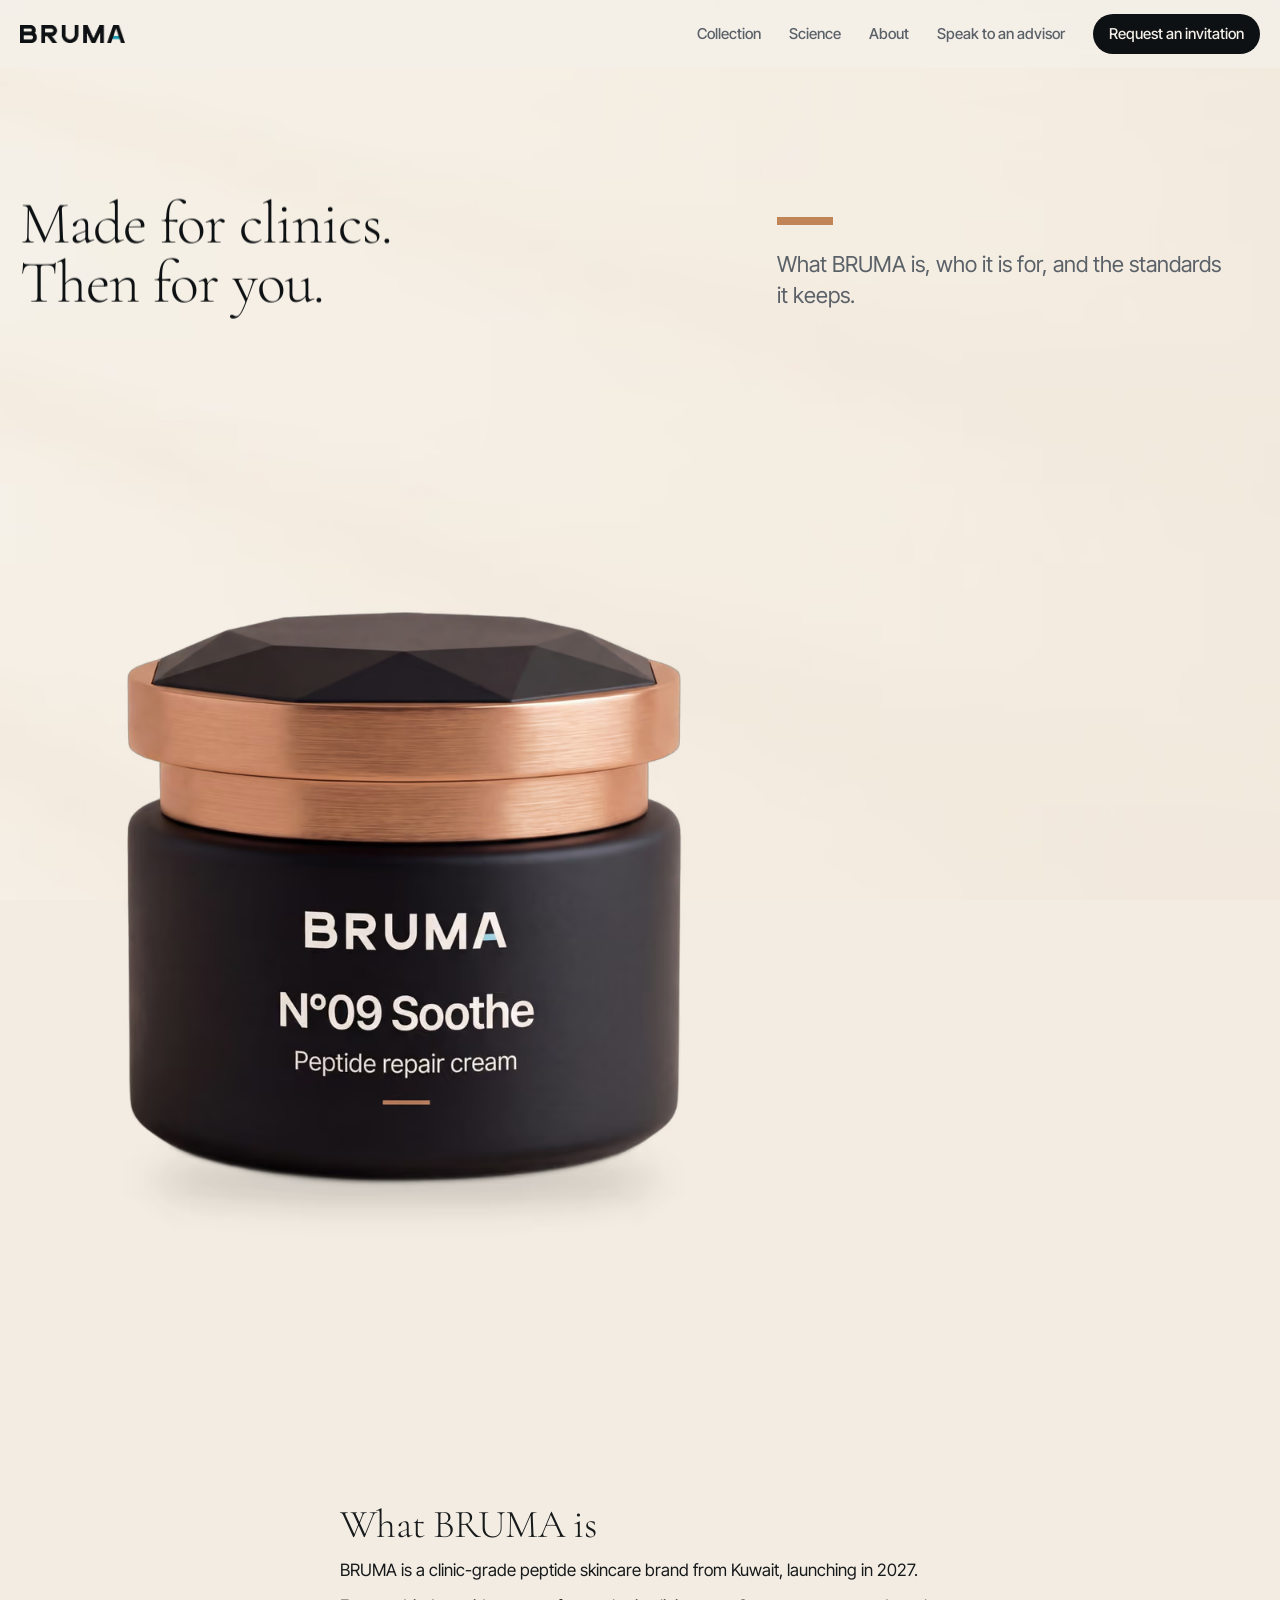
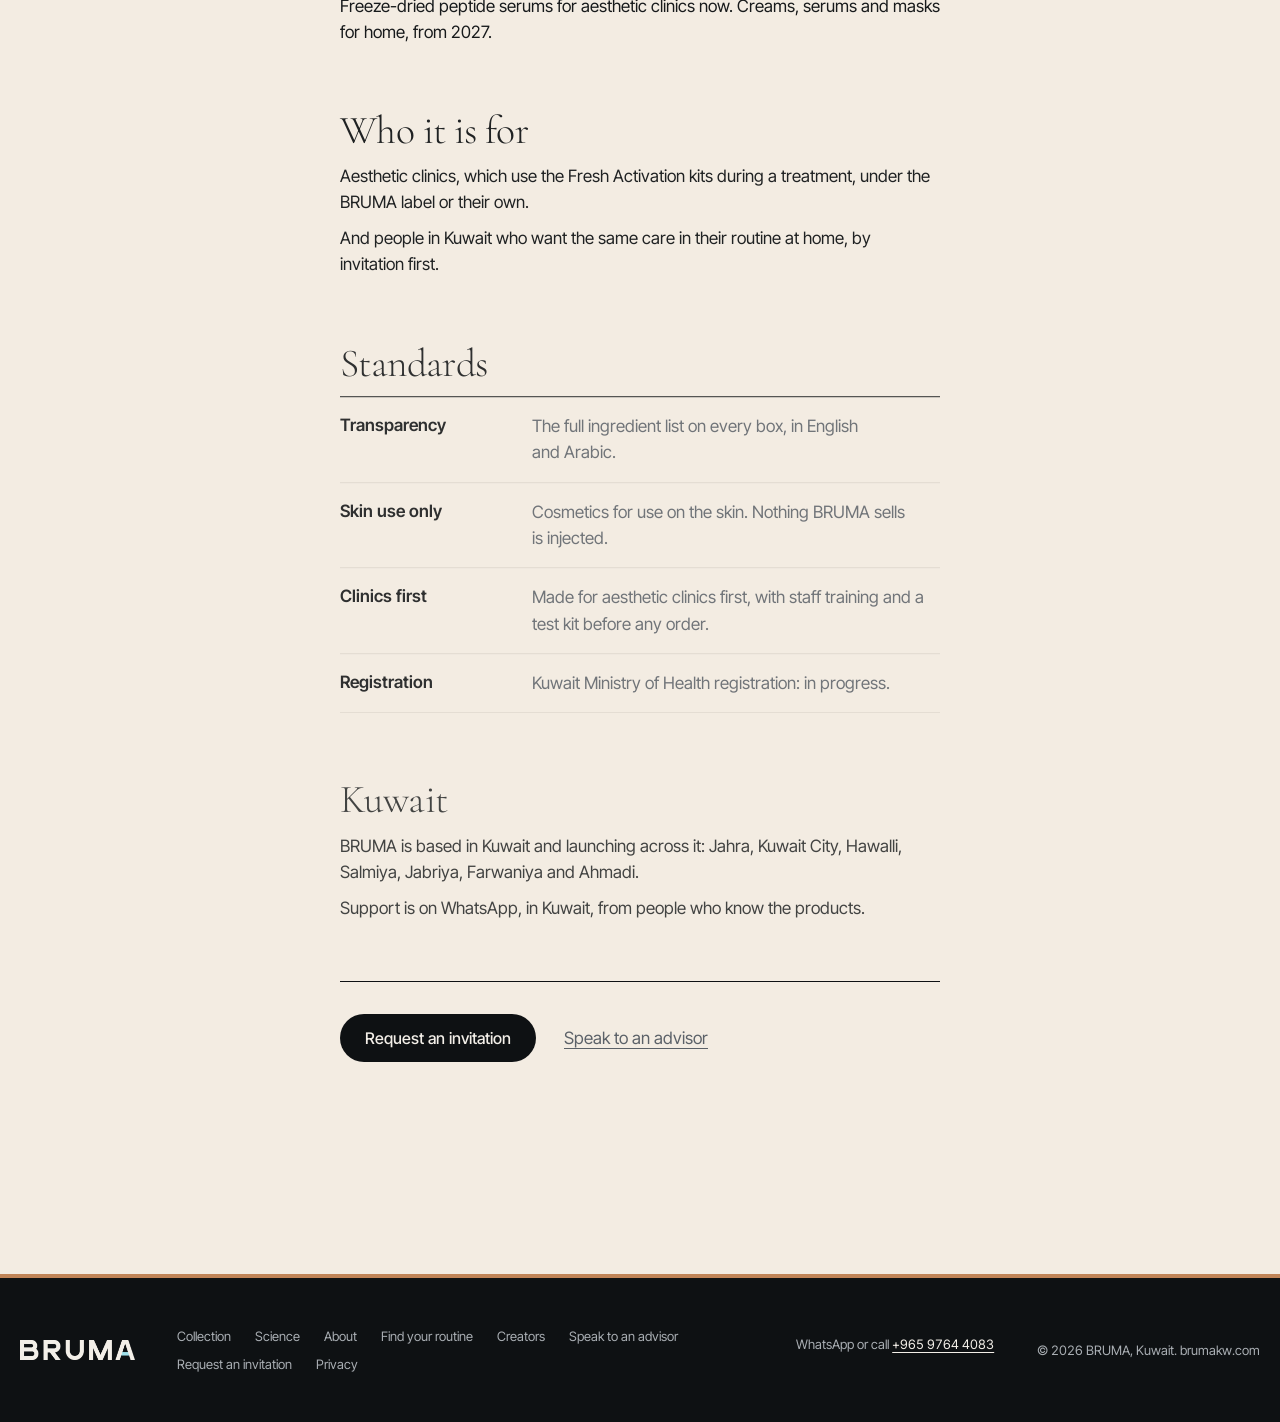
<file: about/index.html>
<!DOCTYPE html><html lang="en"><head><meta charset="utf-8"><meta name="viewport" content="width=device-width, initial-scale=1"><title>About BRUMA | BRUMA</title><meta name="description" content="BRUMA is a clinic-grade peptide skincare brand from Kuwait: made for aesthetic clinics first, then for home, with every ingredient on the box."><meta name="robots" content="noindex, nofollow"><link rel="canonical" href="https://brumakw.com/about/"><meta name="theme-color" content="#F3EFE8"><link rel="icon" type="image/png" href="/favicon.png"><meta property="og:site_name" content="BRUMA"><meta property="og:type" content="website"><meta property="og:locale" content="en_KW"><meta property="og:url" content="https://brumakw.com/about/"><meta property="og:title" content="About BRUMA | BRUMA"><meta property="og:description" content="BRUMA is a clinic-grade peptide skincare brand from Kuwait: made for aesthetic clinics first, then for home, with every ingredient on the box."><meta property="og:image" content="https://brumakw.com/og-image.jpg"><meta property="og:image:width" content="1200"><meta property="og:image:height" content="630"><meta property="og:image:alt" content="BRUMA: three of the product photos, laid on a table under the BRUMA wordmark"><meta name="twitter:card" content="summary_large_image"><meta name="twitter:title" content="About BRUMA | BRUMA"><meta name="twitter:description" content="BRUMA is a clinic-grade peptide skincare brand from Kuwait: made for aesthetic clinics first, then for home, with every ingredient on the box."><meta name="twitter:image" content="https://brumakw.com/og-image.jpg"><meta name="twitter:image:alt" content="BRUMA: three of the product photos, laid on a table under the BRUMA wordmark"><link rel="preload" as="font" type="font/woff2" href="/_astro/cormorant-garamond-latin-wght-normal.CUoBjw-S.woff2" crossorigin><link rel="preload" as="font" type="font/woff2" href="/_astro/inter-tight-latin-wght-normal.DX-nOvPD.woff2" crossorigin><link rel="preload" as="image" imagesrcset="/_astro/tall.B3hq9mHo_ZgRVHb.avif 720w, /_astro/tall.B3hq9mHo_1yUOid.avif 1080w, /_astro/tall.B3hq9mHo_ndjFx.avif 1440w" imagesizes="100vw" type="image/avif" media="(max-width: 820px)" fetchpriority="high"><link rel="preload" as="image" imagesrcset="/_astro/wide.CySnZHZV_ZUOiMY.avif 1280w, /_astro/wide.CySnZHZV_29rOcU.avif 1920w, /_astro/wide.CySnZHZV_Z1nKN4y.avif 2560w" imagesizes="100vw" type="image/avif" media="(min-width: 821px)" fetchpriority="high"><script type="application/ld+json">{"@context":"https://schema.org","@graph":[{"@type":"AboutPage","@id":"https://brumakw.com/about#page","url":"https://brumakw.com/about","name":"About BRUMA | BRUMA","description":"BRUMA is a clinic-grade peptide skincare brand from Kuwait: made for aesthetic clinics first, then for home, with every ingredient on the box.","inLanguage":"en","isPartOf":{"@id":"https://brumakw.com/#website"},"about":{"@id":"https://brumakw.com/#organization"}}]}</script><script defer src="https://stats.brumakw.com/script.js" data-website-id="1a930f63-1da2-4c97-97f2-859099200b43" data-domains="brumakw.com"></script><script>
      document.documentElement.classList.add('js');
    </script><link rel="stylesheet" href="/_astro/Base.DDdC2eke.css"><link rel="stylesheet" href="/_astro/Footer.DfNvqbVB.css"></head><body class="has-background"><div class="site-bg" aria-hidden="true"><picture><source media="(max-width: 820px)" type="image/avif" srcset="/_astro/tall.B3hq9mHo_ZgRVHb.avif 720w, /_astro/tall.B3hq9mHo_1yUOid.avif 1080w, /_astro/tall.B3hq9mHo_ndjFx.avif 1440w" sizes="100vw"><source media="(max-width: 820px)" type="image/webp" srcset="/_astro/tall.B3hq9mHo_ZIaKcD.webp 720w, /_astro/tall.B3hq9mHo_Z27I2x9.webp 1080w, /_astro/tall.B3hq9mHo_1KKAE7.webp 1440w" sizes="100vw"><source type="image/avif" srcset="/_astro/wide.CySnZHZV_ZUOiMY.avif 1280w, /_astro/wide.CySnZHZV_29rOcU.avif 1920w, /_astro/wide.CySnZHZV_Z1nKN4y.avif 2560w" sizes="100vw"><img src="/_astro/wide.CySnZHZV_Zdw5Y.webp" srcset="/_astro/wide.CySnZHZV_1ApBf1.webp 1280w, /_astro/wide.CySnZHZV_Z1xc2Cr.webp 1920w, /_astro/wide.CySnZHZV_Zdw5Y.webp 2560w" sizes="100vw" alt="" width="2560" height="1429" fetchpriority="high" decoding="async"></picture></div><a href="#main" class="sr-only focus:not-sr-only focus:fixed focus:top-3 focus:left-3 focus:z-50 focus:bg-carbon focus:text-bone focus:px-4 focus:py-2 focus:rounded-full">Skip to content</a><header class="site-header" data-astro-cid-nen7h5rs><div class="wrap header-row" data-astro-cid-nen7h5rs><a href="/" aria-label="BRUMA home" class="logo-link" data-astro-cid-nen7h5rs><img src="/brand/wordmark-on-light.png" alt="BRUMA" width="900" height="157" class="logo" data-astro-cid-nen7h5rs><img src="/brand/wordmark-on-dark.png" alt="" width="900" height="157" class="logo logo-dark" aria-hidden="true" data-astro-cid-nen7h5rs></a><nav aria-label="Main" data-astro-cid-nen7h5rs><a data-umami-event="collection-view" data-umami-event-section="header" href="/collection" data-astro-cid-nen7h5rs>Collection</a><a href="/science" data-astro-cid-nen7h5rs>Science</a><a href="/about" data-astro-cid-nen7h5rs>About</a><a data-umami-event="advisor" data-umami-event-section="header" href="https://wa.me/96597644083?text=Hello%20BRUMA%2C%20I'd%20like%20advice%20on%20choosing%20products." target="_blank" rel="noopener" data-astro-cid-nen7h5rs>Speak to an advisor</a><a href="/#invitation" class="nav-cta" data-astro-cid-nen7h5rs>Request an invitation</a><button type="button" class="menu-button" aria-expanded="false" aria-controls="menu-panel" aria-label="Menu" data-astro-cid-nen7h5rs><span class="menu-bar" aria-hidden="true" data-astro-cid-nen7h5rs></span><span class="menu-bar" aria-hidden="true" data-astro-cid-nen7h5rs></span></button></nav></div></header><div class="menu-panel on-dark" id="menu-panel" role="dialog" aria-modal="true" aria-label="Menu" hidden data-astro-cid-nen7h5rs><div class="menu-top" data-astro-cid-nen7h5rs><img src="/brand/wordmark-on-dark.png" alt="BRUMA" width="900" height="157" class="menu-logo" data-astro-cid-nen7h5rs><button type="button" class="menu-close" aria-label="Close menu" data-astro-cid-nen7h5rs><span class="menu-bar" aria-hidden="true" data-astro-cid-nen7h5rs></span><span class="menu-bar" aria-hidden="true" data-astro-cid-nen7h5rs></span></button></div><nav class="menu-links" aria-label="Menu" data-astro-cid-nen7h5rs><a data-umami-event="collection-view" data-umami-event-section="menu" href="/collection" data-astro-cid-nen7h5rs>Collection</a><a href="/science" data-astro-cid-nen7h5rs>Science</a><a href="/about" data-astro-cid-nen7h5rs>About</a><a href="/routine" data-astro-cid-nen7h5rs>Find your routine</a><a data-umami-event="advisor" data-umami-event-section="menu" href="https://wa.me/96597644083?text=Hello%20BRUMA%2C%20I'd%20like%20advice%20on%20choosing%20products." target="_blank" rel="noopener" data-astro-cid-nen7h5rs>Speak to an advisor</a><a href="/#invitation" class="menu-cta" data-astro-cid-nen7h5rs>Request an invitation</a></nav></div><script type="module">var e=document.querySelector(`.menu-button`),t=document.querySelector(`.menu-panel`);if(e&&t){let n=t.querySelector(`.menu-close`),r=()=>Array.from(t.querySelectorAll(`a[href], button:not([disabled])`)).filter(e=>e.offsetParent!==null),i=!1,a=r=>{i=r,t.hidden=!i,e.setAttribute(`aria-expanded`,String(i)),document.documentElement.classList.toggle(`menu-open`,i),i?n.focus():e.focus()};e.addEventListener(`click`,()=>a(!i)),n.addEventListener(`click`,()=>a(!1)),t.querySelectorAll(`a`).forEach(e=>e.addEventListener(`click`,()=>a(!1))),document.addEventListener(`keydown`,e=>{if(i){if(e.key===`Escape`)return e.preventDefault(),a(!1);if(e.key===`Tab`){let t=r();if(!t.length)return;let n=t[0],i=t[t.length-1];e.shiftKey&&document.activeElement===n?(e.preventDefault(),i.focus()):!e.shiftKey&&document.activeElement===i&&(e.preventDefault(),n.focus())}}}),window.matchMedia(`(min-width: 821px)`).addEventListener(`change`,e=>e.matches&&i&&a(!1))}</script><main id="main"><article class="editorial"><header class="wrap editorial-head"><h1><span class="line"><span data-intro>Made for clinics.</span></span><span class="line"><span data-intro>Then for you.</span></span></h1><div><span class="bar" data-intro></span><p class="lead" data-intro>What BRUMA is, who it is for, and the standards it keeps.</p></div></header><div class="wrap editorial-figure"><figure class="product-art"><picture><source srcset="/_astro/09-soothe.DCtYjo-__Z1Dk3kx.avif 640w, /_astro/09-soothe.DCtYjo-__Z1P2UYm.avif 960w, /_astro/09-soothe.DCtYjo-__MftGw.avif 1280w" type="image/avif" sizes="(min-width: 821px) min(60vw, 48rem), calc(100vw - 2.5rem)"><source srcset="/_astro/09-soothe.DCtYjo-__Z1sIp84.webp 640w, /_astro/09-soothe.DCtYjo-__Z1wC9sy.webp 960w, /_astro/09-soothe.DCtYjo-__Z12DLr.webp 1280w" type="image/webp" sizes="(min-width: 821px) min(60vw, 48rem), calc(100vw - 2.5rem)"><img src="/_astro/09-soothe.DCtYjo-__Z12DLr.webp" srcset="/_astro/09-soothe.DCtYjo-__Z1sIp84.webp 640w, /_astro/09-soothe.DCtYjo-__Z1wC9sy.webp 960w, /_astro/09-soothe.DCtYjo-__Z12DLr.webp 1280w" alt="BRUMA N°09 Soothe peptide repair cream: a matte black jar with a faceted lid and copper bands" sizes="(min-width: 821px) min(60vw, 48rem), calc(100vw - 2.5rem)" loading="eager" decoding="async" width="1280" height="1600"></picture></figure></div><div class="wrap editorial-body"><section><h2>What BRUMA is</h2><p>BRUMA is a clinic-grade peptide skincare brand from Kuwait, launching in 2027.</p><p>Freeze-dried peptide serums for aesthetic clinics now. Creams, serums and masks for home, from 2027.</p></section><section><h2>Who it is for</h2><p>Aesthetic clinics, which use the Fresh Activation kits during a treatment, under the BRUMA label or their own.</p><p>And people in Kuwait who want the same care in their routine at home, by invitation first.</p></section><section><h2>Standards</h2><ul class="standards"><li><h3>Transparency</h3><p>The full ingredient list on every box, in English and Arabic.</p></li><li><h3>Skin use only</h3><p>Cosmetics for use on the skin. Nothing BRUMA sells is injected.</p></li><li><h3>Clinics first</h3><p>Made for aesthetic clinics first, with staff training and a test kit before any order.</p></li><li><h3>Registration</h3><p>Kuwait Ministry of Health registration: in progress.</p></li></ul></section><section><h2>Kuwait</h2><p>BRUMA is based in Kuwait and launching across it: Jahra, Kuwait City, Hawalli, Salmiya, Jabriya, Farwaniya and Ahmadi.</p><p>Support is on WhatsApp, in Kuwait, from people who know the products.</p></section><div class="editorial-cta"><a class="btn btn-carbon" href="/#invitation">Request an invitation</a><a class="quiet-link" data-umami-event="advisor" data-umami-event-section="about" href="https://wa.me/96597644083?text=Hello%20BRUMA%2C%20I'd%20like%20advice%20on%20choosing%20products." target="_blank" rel="noopener">Speak to an advisor</a></div></div></article></main><footer class="site-footer on-dark" data-astro-cid-jo6i4kqk><div class="wrap footer-row" data-astro-cid-jo6i4kqk><img src="/brand/wordmark-on-dark.png" alt="BRUMA" width="900" height="157" class="footer-logo" loading="lazy" data-astro-cid-jo6i4kqk><nav class="footer-nav" aria-label="Footer" data-astro-cid-jo6i4kqk><a data-umami-event="collection-view" data-umami-event-section="footer" href="/collection" data-astro-cid-jo6i4kqk>Collection</a><a href="/science" data-astro-cid-jo6i4kqk>Science</a><a href="/about" data-astro-cid-jo6i4kqk>About</a><a href="/routine" data-astro-cid-jo6i4kqk>Find your routine</a><a href="/creators" data-astro-cid-jo6i4kqk>Creators</a><a data-umami-event="advisor" data-umami-event-section="footer" href="https://wa.me/96597644083?text=Hello%20BRUMA%2C%20I'd%20like%20advice%20on%20choosing%20products." target="_blank" rel="noopener" data-astro-cid-jo6i4kqk>Speak to an advisor</a><a href="/#invitation" data-astro-cid-jo6i4kqk>Request an invitation</a><a href="/privacy" data-astro-cid-jo6i4kqk>Privacy</a></nav><p class="footer-contact" data-astro-cid-jo6i4kqk>WhatsApp or call <a class="figures" href="tel:+96597644083" data-astro-cid-jo6i4kqk>+965 9764 4083</a></p><p class="figures" data-astro-cid-jo6i4kqk>© 2026 BRUMA, Kuwait. brumakw.com</p></div></footer><div class="signup-overlay" data-signup hidden data-astro-cid-dv5v53y2><div class="signup" role="dialog" aria-modal="true" aria-labelledby="signup-title" tabindex="-1" data-astro-cid-dv5v53y2><button type="button" class="signup-close" aria-label="Close" data-signup-close data-astro-cid-dv5v53y2><span class="signup-x" aria-hidden="true" data-astro-cid-dv5v53y2></span></button><div class="signup-art" data-astro-cid-dv5v53y2><picture data-astro-cid-dv5v53y2="true"><source srcset="/_astro/tall.B3hq9mHo_srFI0.avif 400w, /_astro/tall.B3hq9mHo_ZCO7Ub.avif 800w" type="image/avif" sizes="380px"><source srcset="/_astro/tall.B3hq9mHo_aPyzE.webp 400w, /_astro/tall.B3hq9mHo_zHwt1.webp 800w" type="image/webp" sizes="380px"><img src="/_astro/tall.B3hq9mHo_ZkOps.webp" srcset="/_astro/tall.B3hq9mHo_aPyzE.webp 400w, /_astro/tall.B3hq9mHo_zHwt1.webp 800w" alt sizes="380px" loading="lazy" decoding="async" data-astro-cid-dv5v53y2="true" width="1440" height="2580" class="signup-stone"></picture><picture data-astro-cid-dv5v53y2="true"><source srcset="/_astro/15-cream.De0nT43I_1L6vHs.avif 400w, /_astro/15-cream.De0nT43I_yUD1.avif 800w" type="image/avif" sizes="380px"><source srcset="/_astro/15-cream.De0nT43I_Z1YGCuz.webp 400w, /_astro/15-cream.De0nT43I_bayPu.webp 800w" type="image/webp" sizes="380px"><img src="/_astro/15-cream.De0nT43I_Z2gNoVL.webp" srcset="/_astro/15-cream.De0nT43I_Z1YGCuz.webp 400w, /_astro/15-cream.De0nT43I_bayPu.webp 800w" alt="BRUMA N°15 Cream brightening cream: a frosted white jar with a copper lid" sizes="380px" loading="lazy" decoding="async" data-astro-cid-dv5v53y2="true" width="1280" height="1600" class="signup-product"></picture></div><div class="signup-body" data-astro-cid-dv5v53y2><h2 id="signup-title" data-astro-cid-dv5v53y2>Be first.</h2><p class="signup-text" data-astro-cid-dv5v53y2>First access when BRUMA opens in Kuwait.</p><p class="signup-gift" data-astro-cid-dv5v53y2>A BRUMA travel pouch with your first order.</p><form class="signup-form" data-endpoint="https://n8n.gaureshnaik.cloud/webhook/bruma-sign-ups" data-source="popup" novalidate data-astro-cid-dv5v53y2><label class="sr-only" for="signup-email" data-astro-cid-dv5v53y2>Email address</label><input id="signup-email" type="email" name="email" autocomplete="email" placeholder="Your email" required aria-describedby="signup-msg" data-astro-cid-dv5v53y2><div class="signup-trap" aria-hidden="true" data-astro-cid-dv5v53y2><label for="signup-company" data-astro-cid-dv5v53y2>Company</label><input id="signup-company" type="text" name="company" tabindex="-1" autocomplete="off" data-astro-cid-dv5v53y2></div><button type="submit" class="btn btn-carbon" data-label="Request an invitation" data-sending="Sending…" data-astro-cid-dv5v53y2>Request an invitation</button><p class="signup-msg" id="signup-msg" role="status" aria-live="polite" data-astro-cid-dv5v53y2><span data-signup-msg data-astro-cid-dv5v53y2></span><span data-signup-fail hidden data-astro-cid-dv5v53y2>That didn't send. Try again, or <a class="quiet-link" data-umami-event="invitation-whatsapp" data-umami-event-section="popup" href="https://wa.me/96597644083?text=Hello%20BRUMA%2C%20I'd%20like%20to%20request%20an%20invitation." target="_blank" rel="noopener" data-astro-cid-dv5v53y2>message us on WhatsApp</a>.</span></p></form><p class="signup-done" data-signup-done tabindex="-1" hidden data-astro-cid-dv5v53y2>You're on the list.</p><div class="signup-foot" data-signup-foot data-astro-cid-dv5v53y2><p class="signup-consent" data-astro-cid-dv5v53y2>We email you once, when the shop opens. <a class="quiet-link" href="/privacy" data-astro-cid-dv5v53y2>How your email is used</a></p><button type="button" class="quiet-link signup-decline" data-signup-decline data-astro-cid-dv5v53y2>No thanks</button></div></div></div></div><script type="module" src="/_astro/Base.astro_astro_type_script_index_0_lang.Dib7l5ww.js"></script></body></html>
</file>
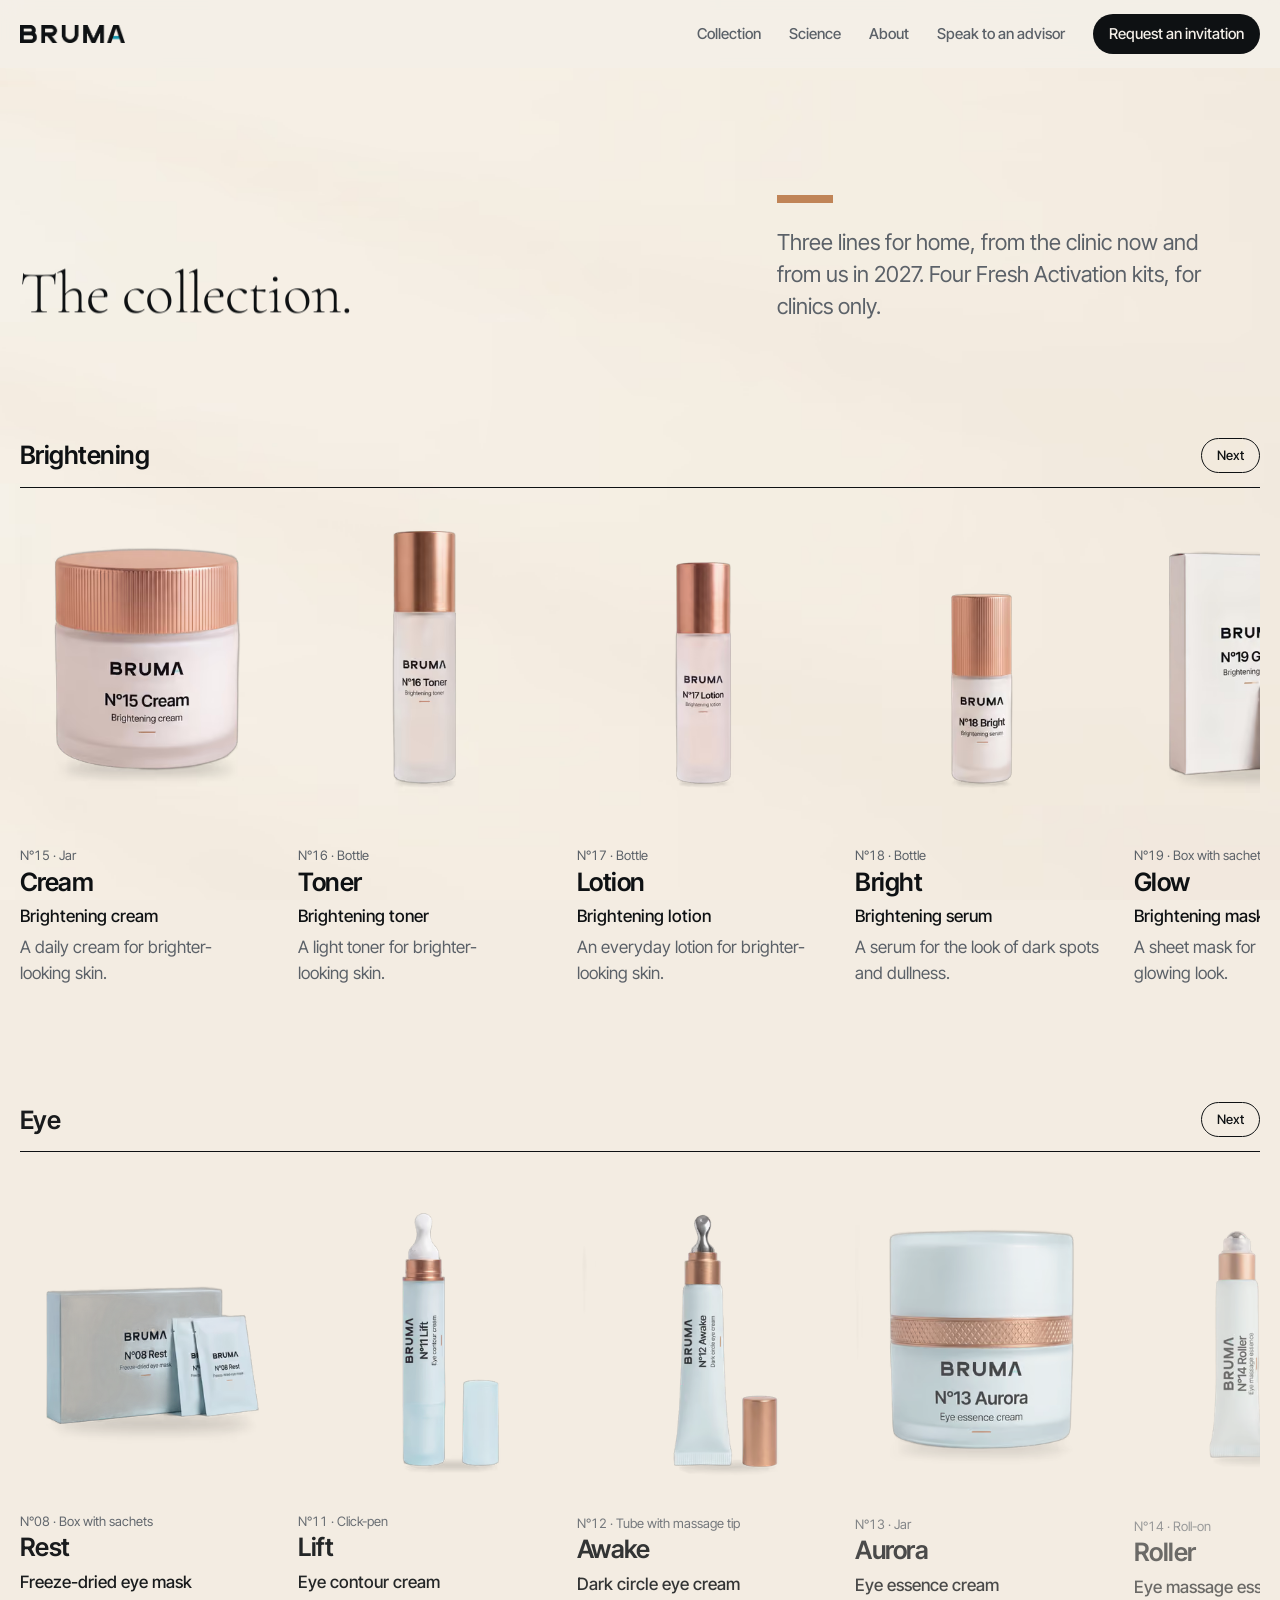
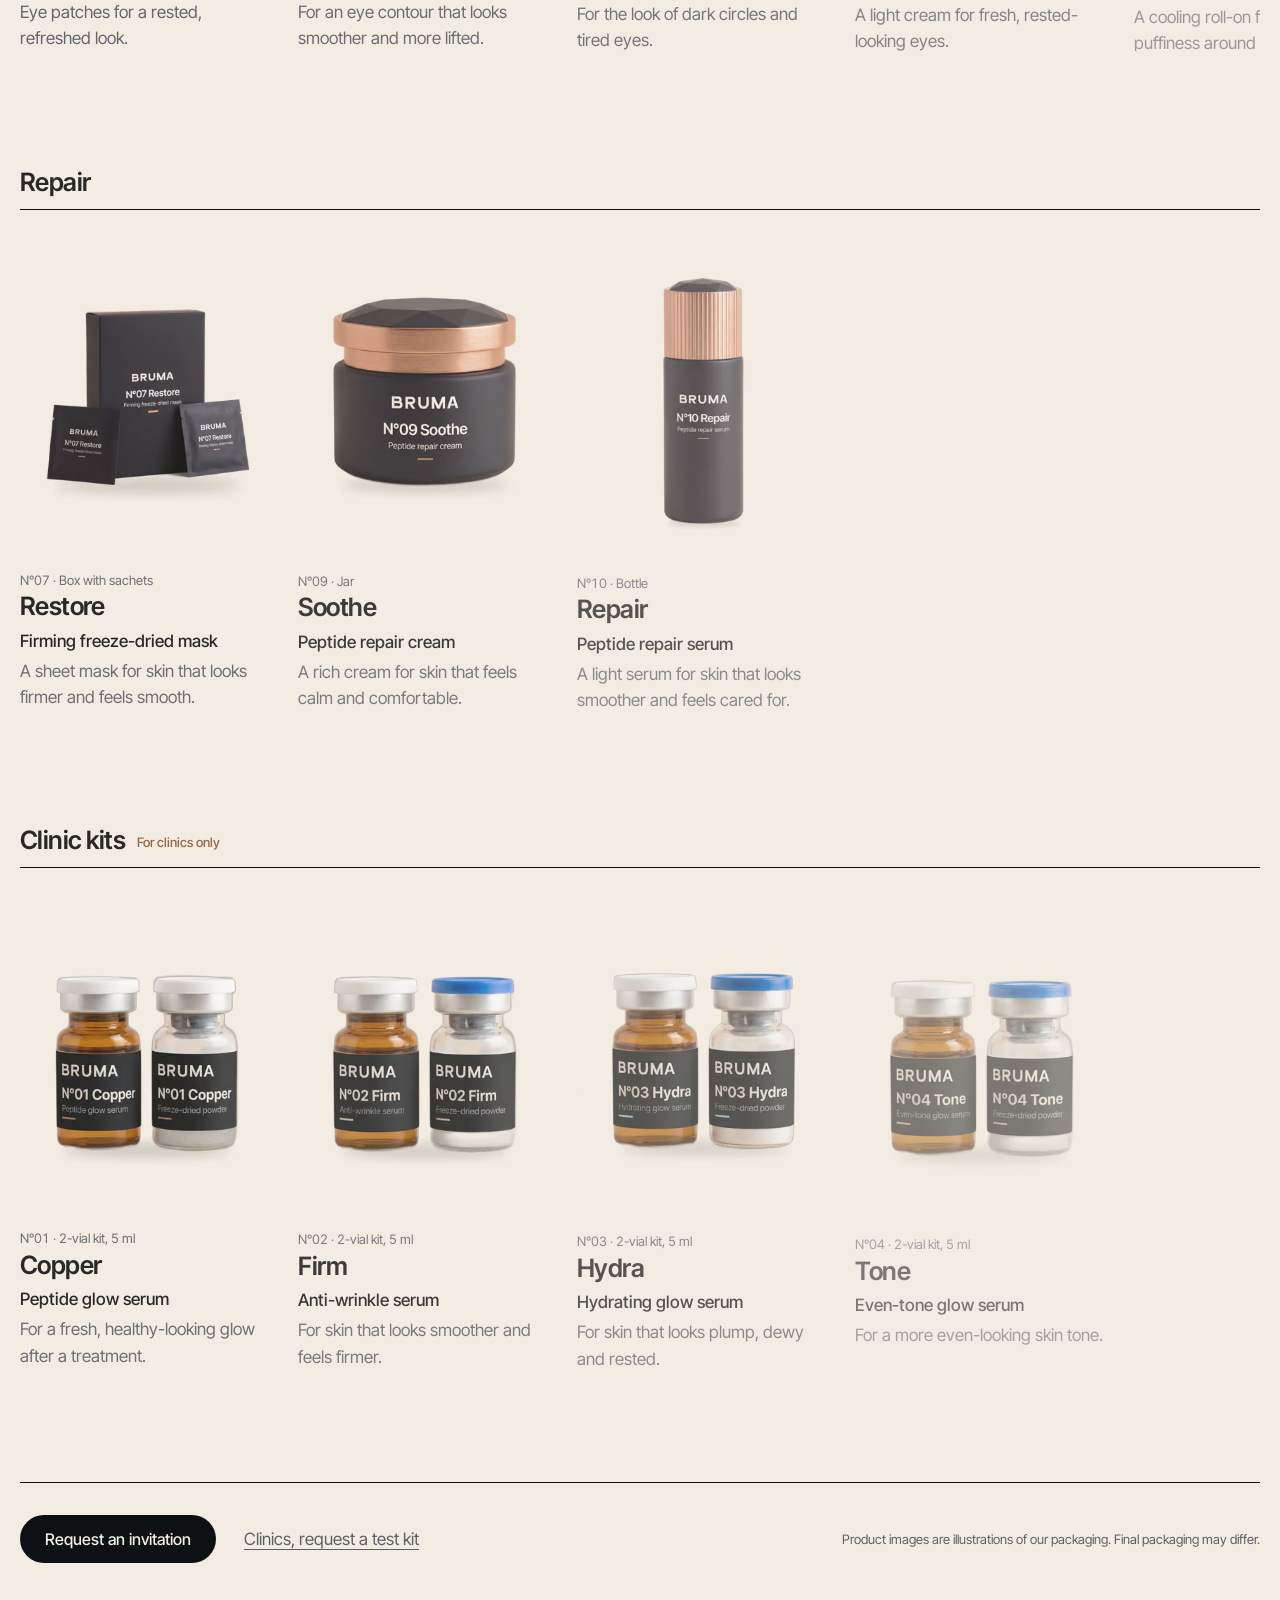
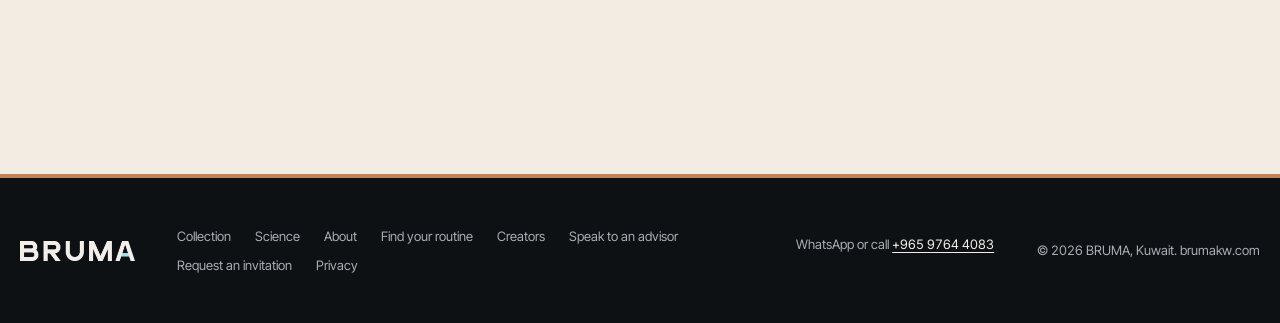
<file: collection/index.html>
<!DOCTYPE html><html lang="en"><head><meta charset="utf-8"><meta name="viewport" content="width=device-width, initial-scale=1"><title>The collection | BRUMA</title><meta name="description" content="The BRUMA collection: four Fresh Activation clinic kits, and the Repair, Eye and Brightening lines for home. Every ingredient on the box."><meta name="robots" content="noindex, nofollow"><link rel="canonical" href="https://brumakw.com/collection/"><meta name="theme-color" content="#F3EFE8"><link rel="icon" type="image/png" href="/favicon.png"><meta property="og:site_name" content="BRUMA"><meta property="og:type" content="website"><meta property="og:locale" content="en_KW"><meta property="og:url" content="https://brumakw.com/collection/"><meta property="og:title" content="The collection | BRUMA"><meta property="og:description" content="The BRUMA collection: four Fresh Activation clinic kits, and the Repair, Eye and Brightening lines for home. Every ingredient on the box."><meta property="og:image" content="https://brumakw.com/og-image.jpg"><meta property="og:image:width" content="1200"><meta property="og:image:height" content="630"><meta property="og:image:alt" content="BRUMA: three of the product photos, laid on a table under the BRUMA wordmark"><meta name="twitter:card" content="summary_large_image"><meta name="twitter:title" content="The collection | BRUMA"><meta name="twitter:description" content="The BRUMA collection: four Fresh Activation clinic kits, and the Repair, Eye and Brightening lines for home. Every ingredient on the box."><meta name="twitter:image" content="https://brumakw.com/og-image.jpg"><meta name="twitter:image:alt" content="BRUMA: three of the product photos, laid on a table under the BRUMA wordmark"><link rel="preload" as="font" type="font/woff2" href="/_astro/cormorant-garamond-latin-wght-normal.CUoBjw-S.woff2" crossorigin><link rel="preload" as="font" type="font/woff2" href="/_astro/inter-tight-latin-wght-normal.DX-nOvPD.woff2" crossorigin><link rel="preload" as="image" imagesrcset="/_astro/tall.B3hq9mHo_ZgRVHb.avif 720w, /_astro/tall.B3hq9mHo_1yUOid.avif 1080w, /_astro/tall.B3hq9mHo_ndjFx.avif 1440w" imagesizes="100vw" type="image/avif" media="(max-width: 820px)" fetchpriority="high"><link rel="preload" as="image" imagesrcset="/_astro/wide.CySnZHZV_ZUOiMY.avif 1280w, /_astro/wide.CySnZHZV_29rOcU.avif 1920w, /_astro/wide.CySnZHZV_Z1nKN4y.avif 2560w" imagesizes="100vw" type="image/avif" media="(min-width: 821px)" fetchpriority="high"><script type="application/ld+json">{"@context":"https://schema.org","@graph":[{"@type":"ItemList","@id":"https://brumakw.com/collection#products","name":"The BRUMA collection","numberOfItems":17,"itemListElement":[{"@type":"ListItem","position":1,"item":{"@type":"Product","@id":"https://brumakw.com/collection#product-15","name":"BRUMA N°15 Cream","description":"Brightening cream. A daily cream for brighter-looking skin.","image":"https://brumakw.com/_astro/15-cream.De0nT43I_Z21kDLk.webp","brand":{"@type":"Organization","@id":"https://brumakw.com/#organization","name":"BRUMA"}}},{"@type":"ListItem","position":2,"item":{"@type":"Product","@id":"https://brumakw.com/collection#product-16","name":"BRUMA N°16 Toner","description":"Brightening toner. A light toner for brighter-looking skin.","image":"https://brumakw.com/_astro/16-toner.DbInYJ_Z_haLNv.webp","brand":{"@type":"Organization","@id":"https://brumakw.com/#organization","name":"BRUMA"}}},{"@type":"ListItem","position":3,"item":{"@type":"Product","@id":"https://brumakw.com/collection#product-17","name":"BRUMA N°17 Lotion","description":"Brightening lotion. An everyday lotion for brighter-looking skin.","image":"https://brumakw.com/_astro/17-lotion.BY2Jbd70_Z20Yf62.webp","brand":{"@type":"Organization","@id":"https://brumakw.com/#organization","name":"BRUMA"}}},{"@type":"ListItem","position":4,"item":{"@type":"Product","@id":"https://brumakw.com/collection#product-18","name":"BRUMA N°18 Bright","description":"Brightening serum. A serum for the look of dark spots and dullness.","image":"https://brumakw.com/_astro/18-bright.DiiDRUwl_Z172QkH.webp","brand":{"@type":"Organization","@id":"https://brumakw.com/#organization","name":"BRUMA"}}},{"@type":"ListItem","position":5,"item":{"@type":"Product","@id":"https://brumakw.com/collection#product-19","name":"BRUMA N°19 Glow","description":"Brightening mask. A sheet mask for a fresh, glowing look.","image":"https://brumakw.com/_astro/19-glow.seMQkije_Z85CHm.webp","brand":{"@type":"Organization","@id":"https://brumakw.com/#organization","name":"BRUMA"}}},{"@type":"ListItem","position":6,"item":{"@type":"Product","@id":"https://brumakw.com/collection#product-08","name":"BRUMA N°08 Rest","description":"Freeze-dried eye mask. Eye patches for a rested, refreshed look.","image":"https://brumakw.com/_astro/08-rest.BIiEZ0a6_ZlSY1E.webp","brand":{"@type":"Organization","@id":"https://brumakw.com/#organization","name":"BRUMA"}}},{"@type":"ListItem","position":7,"item":{"@type":"Product","@id":"https://brumakw.com/collection#product-11","name":"BRUMA N°11 Lift","description":"Eye contour cream. For an eye contour that looks smoother and more lifted.","image":"https://brumakw.com/_astro/11-lift.ZPRtWuK8_1qA559.webp","brand":{"@type":"Organization","@id":"https://brumakw.com/#organization","name":"BRUMA"}}},{"@type":"ListItem","position":8,"item":{"@type":"Product","@id":"https://brumakw.com/collection#product-12","name":"BRUMA N°12 Awake","description":"Dark circle eye cream. For the look of dark circles and tired eyes.","image":"https://brumakw.com/_astro/12-awake.1I8kTyM1_ZftVCn.webp","brand":{"@type":"Organization","@id":"https://brumakw.com/#organization","name":"BRUMA"}}},{"@type":"ListItem","position":9,"item":{"@type":"Product","@id":"https://brumakw.com/collection#product-13","name":"BRUMA N°13 Aurora","description":"Eye essence cream. A light cream for fresh, rested-looking eyes.","image":"https://brumakw.com/_astro/13-aurora.CfkQ2lBI_XYwrM.webp","brand":{"@type":"Organization","@id":"https://brumakw.com/#organization","name":"BRUMA"}}},{"@type":"ListItem","position":10,"item":{"@type":"Product","@id":"https://brumakw.com/collection#product-14","name":"BRUMA N°14 Roller","description":"Eye massage essence. A cooling roll-on for the look of puffiness around the eyes.","image":"https://brumakw.com/_astro/14-roller.Byyefz7e_Z2tiEUT.webp","brand":{"@type":"Organization","@id":"https://brumakw.com/#organization","name":"BRUMA"}}},{"@type":"ListItem","position":11,"item":{"@type":"Product","@id":"https://brumakw.com/collection#product-07","name":"BRUMA N°07 Restore","description":"Firming freeze-dried mask. A sheet mask for skin that looks firmer and feels smooth.","image":"https://brumakw.com/_astro/07-restore.BwQuWIXh_26wov7.webp","brand":{"@type":"Organization","@id":"https://brumakw.com/#organization","name":"BRUMA"}}},{"@type":"ListItem","position":12,"item":{"@type":"Product","@id":"https://brumakw.com/collection#product-09","name":"BRUMA N°09 Soothe","description":"Peptide repair cream. A rich cream for skin that feels calm and comfortable.","image":"https://brumakw.com/_astro/09-soothe.DCtYjo-__12I7F1.webp","brand":{"@type":"Organization","@id":"https://brumakw.com/#organization","name":"BRUMA"}}},{"@type":"ListItem","position":13,"item":{"@type":"Product","@id":"https://brumakw.com/collection#product-10","name":"BRUMA N°10 Repair","description":"Peptide repair serum. A light serum for skin that looks smoother and feels cared for.","image":"https://brumakw.com/_astro/10-repair.5r1dMpwg_1G2ncP.webp","brand":{"@type":"Organization","@id":"https://brumakw.com/#organization","name":"BRUMA"}}},{"@type":"ListItem","position":14,"item":{"@type":"Product","@id":"https://brumakw.com/collection#product-01","name":"BRUMA N°01 Copper","description":"Peptide glow serum, a Fresh Activation clinic kit, for professional use in clinics only. For a fresh, healthy-looking glow after a treatment.","image":"https://brumakw.com/_astro/01-copper.mbnsG6ug_ZegLHj.webp","brand":{"@type":"Organization","@id":"https://brumakw.com/#organization","name":"BRUMA"}}},{"@type":"ListItem","position":15,"item":{"@type":"Product","@id":"https://brumakw.com/collection#product-02","name":"BRUMA N°02 Firm","description":"Anti-wrinkle serum, a Fresh Activation clinic kit, for professional use in clinics only. For skin that looks smoother and feels firmer.","image":"https://brumakw.com/_astro/02-firm.CXDfexVZ_2uXhDn.webp","brand":{"@type":"Organization","@id":"https://brumakw.com/#organization","name":"BRUMA"}}},{"@type":"ListItem","position":16,"item":{"@type":"Product","@id":"https://brumakw.com/collection#product-03","name":"BRUMA N°03 Hydra","description":"Hydrating glow serum, a Fresh Activation clinic kit, for professional use in clinics only. For skin that looks plump, dewy and rested.","image":"https://brumakw.com/_astro/03-hydra.Dq4U7G94_1m3nDi.webp","brand":{"@type":"Organization","@id":"https://brumakw.com/#organization","name":"BRUMA"}}},{"@type":"ListItem","position":17,"item":{"@type":"Product","@id":"https://brumakw.com/collection#product-04","name":"BRUMA N°04 Tone","description":"Even-tone glow serum, a Fresh Activation clinic kit, for professional use in clinics only. For a more even-looking skin tone.","image":"https://brumakw.com/_astro/04-tone.Bc3NUJBO_Z13BjHx.webp","brand":{"@type":"Organization","@id":"https://brumakw.com/#organization","name":"BRUMA"}}}]}]}</script><script defer src="https://stats.brumakw.com/script.js" data-website-id="1a930f63-1da2-4c97-97f2-859099200b43" data-domains="brumakw.com"></script><script>
      document.documentElement.classList.add('js');
    </script><link rel="stylesheet" href="/_astro/Base.DDdC2eke.css"><link rel="stylesheet" href="/_astro/Footer.DfNvqbVB.css"><style>.collection[data-astro-cid-ulsafqex]{padding:calc(4.25rem + var(--section-pad) * .6) 0 var(--section-pad)}.section-head[data-astro-cid-ulsafqex]{margin-bottom:var(--section-gap);grid-template-columns:minmax(0,1.2fr) minmax(0,.8fr);align-items:end;gap:2rem;display:grid}.section-head[data-astro-cid-ulsafqex] h1[data-astro-cid-ulsafqex]{font-size:var(--text-h2)}.section-head[data-astro-cid-ulsafqex] .bar[data-astro-cid-ulsafqex]{margin-bottom:1.5rem}.group[data-astro-cid-ulsafqex]+.group[data-astro-cid-ulsafqex]{margin-top:var(--section-gap)}.group-head[data-astro-cid-ulsafqex]{border-bottom:1.5px solid var(--color-carbon);justify-content:space-between;align-items:center;gap:1rem;margin-bottom:1.5rem;padding-bottom:.9rem;display:flex}.group-note[data-astro-cid-ulsafqex]{font-family:var(--font-sans);font-size:var(--text-small);letter-spacing:0;color:var(--color-copper-ink);vertical-align:middle;margin-left:.75rem;font-weight:500;display:inline-block}.group-title[data-astro-cid-ulsafqex]{font-family:var(--font-sans);font-weight:600;font-size:var(--text-h3);letter-spacing:-.02em;line-height:1.15}.shelf-nav[data-astro-cid-ulsafqex]{gap:.5rem;display:flex}.shelf-btn[data-astro-cid-ulsafqex]{border:1.5px solid var(--color-carbon);color:var(--color-carbon);font:inherit;font-size:var(--text-small);cursor:pointer;background:0 0;border-radius:999px;padding:.4rem .95rem;font-weight:500;transition:background-color .2s,color .2s}.shelf-btn[data-astro-cid-ulsafqex]:hover{background:var(--color-carbon);color:var(--color-paper)}.shelf-btn[data-astro-cid-ulsafqex][hidden]{display:none}.shelf[data-astro-cid-ulsafqex]{--gap:clamp(1rem, 2vw, 1.75rem);--visible:1.4;--gaps-in-view:1;grid-auto-flow:column;grid-auto-columns:calc((100% - var(--gaps-in-view) * var(--gap)) / var(--visible));gap:var(--gap);overscroll-behavior-x:contain;scroll-snap-type:x mandatory;margin:0;padding:0;list-style:none;display:grid;overflow:auto hidden}.shelf[data-astro-cid-ulsafqex]>li[data-astro-cid-ulsafqex]{scroll-snap-align:start}@media (width>=600px){.shelf[data-astro-cid-ulsafqex]{--visible:2.5;--gaps-in-view:2}}@media (width>=1100px){.shelf[data-astro-cid-ulsafqex]{--visible:4.5;--gaps-in-view:4}}@media (prefers-reduced-motion:no-preference){.shelf[data-astro-cid-ulsafqex]{scroll-behavior:smooth}}@media (hover:hover) and (pointer:fine){.shelf[data-astro-cid-ulsafqex]{scrollbar-width:none}.shelf[data-astro-cid-ulsafqex]::-webkit-scrollbar{display:none}}.product[data-astro-cid-ulsafqex] .product-art[data-astro-cid-ulsafqex]{margin-bottom:1.1rem}.collection-foot[data-astro-cid-ulsafqex]{margin-top:var(--section-gap);border-top:1.5px solid var(--color-carbon);flex-wrap:wrap;justify-content:space-between;align-items:center;gap:1.5rem;padding-top:2rem;display:flex}.collection-cta[data-astro-cid-ulsafqex]{flex-wrap:wrap;align-items:center;gap:1rem 1.75rem;display:flex}@media (width<=820px){.section-head[data-astro-cid-ulsafqex]{grid-template-columns:minmax(0,1fr);align-items:start}}
</style></head><body class="has-background"><div class="site-bg" aria-hidden="true"><picture><source media="(max-width: 820px)" type="image/avif" srcset="/_astro/tall.B3hq9mHo_ZgRVHb.avif 720w, /_astro/tall.B3hq9mHo_1yUOid.avif 1080w, /_astro/tall.B3hq9mHo_ndjFx.avif 1440w" sizes="100vw"><source media="(max-width: 820px)" type="image/webp" srcset="/_astro/tall.B3hq9mHo_ZIaKcD.webp 720w, /_astro/tall.B3hq9mHo_Z27I2x9.webp 1080w, /_astro/tall.B3hq9mHo_1KKAE7.webp 1440w" sizes="100vw"><source type="image/avif" srcset="/_astro/wide.CySnZHZV_ZUOiMY.avif 1280w, /_astro/wide.CySnZHZV_29rOcU.avif 1920w, /_astro/wide.CySnZHZV_Z1nKN4y.avif 2560w" sizes="100vw"><img src="/_astro/wide.CySnZHZV_Zdw5Y.webp" srcset="/_astro/wide.CySnZHZV_1ApBf1.webp 1280w, /_astro/wide.CySnZHZV_Z1xc2Cr.webp 1920w, /_astro/wide.CySnZHZV_Zdw5Y.webp 2560w" sizes="100vw" alt="" width="2560" height="1429" fetchpriority="high" decoding="async"></picture></div><a href="#main" class="sr-only focus:not-sr-only focus:fixed focus:top-3 focus:left-3 focus:z-50 focus:bg-carbon focus:text-bone focus:px-4 focus:py-2 focus:rounded-full">Skip to content</a><header class="site-header" data-astro-cid-nen7h5rs><div class="wrap header-row" data-astro-cid-nen7h5rs><a href="/" aria-label="BRUMA home" class="logo-link" data-astro-cid-nen7h5rs><img src="/brand/wordmark-on-light.png" alt="BRUMA" width="900" height="157" class="logo" data-astro-cid-nen7h5rs><img src="/brand/wordmark-on-dark.png" alt="" width="900" height="157" class="logo logo-dark" aria-hidden="true" data-astro-cid-nen7h5rs></a><nav aria-label="Main" data-astro-cid-nen7h5rs><a data-umami-event="collection-view" data-umami-event-section="header" href="/collection" data-astro-cid-nen7h5rs>Collection</a><a href="/science" data-astro-cid-nen7h5rs>Science</a><a href="/about" data-astro-cid-nen7h5rs>About</a><a data-umami-event="advisor" data-umami-event-section="header" href="https://wa.me/96597644083?text=Hello%20BRUMA%2C%20I'd%20like%20advice%20on%20choosing%20products." target="_blank" rel="noopener" data-astro-cid-nen7h5rs>Speak to an advisor</a><a href="/#invitation" class="nav-cta" data-astro-cid-nen7h5rs>Request an invitation</a><button type="button" class="menu-button" aria-expanded="false" aria-controls="menu-panel" aria-label="Menu" data-astro-cid-nen7h5rs><span class="menu-bar" aria-hidden="true" data-astro-cid-nen7h5rs></span><span class="menu-bar" aria-hidden="true" data-astro-cid-nen7h5rs></span></button></nav></div></header><div class="menu-panel on-dark" id="menu-panel" role="dialog" aria-modal="true" aria-label="Menu" hidden data-astro-cid-nen7h5rs><div class="menu-top" data-astro-cid-nen7h5rs><img src="/brand/wordmark-on-dark.png" alt="BRUMA" width="900" height="157" class="menu-logo" data-astro-cid-nen7h5rs><button type="button" class="menu-close" aria-label="Close menu" data-astro-cid-nen7h5rs><span class="menu-bar" aria-hidden="true" data-astro-cid-nen7h5rs></span><span class="menu-bar" aria-hidden="true" data-astro-cid-nen7h5rs></span></button></div><nav class="menu-links" aria-label="Menu" data-astro-cid-nen7h5rs><a data-umami-event="collection-view" data-umami-event-section="menu" href="/collection" data-astro-cid-nen7h5rs>Collection</a><a href="/science" data-astro-cid-nen7h5rs>Science</a><a href="/about" data-astro-cid-nen7h5rs>About</a><a href="/routine" data-astro-cid-nen7h5rs>Find your routine</a><a data-umami-event="advisor" data-umami-event-section="menu" href="https://wa.me/96597644083?text=Hello%20BRUMA%2C%20I'd%20like%20advice%20on%20choosing%20products." target="_blank" rel="noopener" data-astro-cid-nen7h5rs>Speak to an advisor</a><a href="/#invitation" class="menu-cta" data-astro-cid-nen7h5rs>Request an invitation</a></nav></div><script type="module">var e=document.querySelector(`.menu-button`),t=document.querySelector(`.menu-panel`);if(e&&t){let n=t.querySelector(`.menu-close`),r=()=>Array.from(t.querySelectorAll(`a[href], button:not([disabled])`)).filter(e=>e.offsetParent!==null),i=!1,a=r=>{i=r,t.hidden=!i,e.setAttribute(`aria-expanded`,String(i)),document.documentElement.classList.toggle(`menu-open`,i),i?n.focus():e.focus()};e.addEventListener(`click`,()=>a(!i)),n.addEventListener(`click`,()=>a(!1)),t.querySelectorAll(`a`).forEach(e=>e.addEventListener(`click`,()=>a(!1))),document.addEventListener(`keydown`,e=>{if(i){if(e.key===`Escape`)return e.preventDefault(),a(!1);if(e.key===`Tab`){let t=r();if(!t.length)return;let n=t[0],i=t[t.length-1];e.shiftKey&&document.activeElement===n?(e.preventDefault(),i.focus()):!e.shiftKey&&document.activeElement===i&&(e.preventDefault(),n.focus())}}}),window.matchMedia(`(min-width: 821px)`).addEventListener(`change`,e=>e.matches&&i&&a(!1))}</script><main id="main" data-astro-cid-ulsafqex><section class="collection" aria-labelledby="collection-title" data-astro-cid-ulsafqex><div class="wrap" data-astro-cid-ulsafqex><div class="section-head" data-astro-cid-ulsafqex><h1 id="collection-title" data-astro-cid-ulsafqex><span class="line" data-astro-cid-ulsafqex><span data-intro data-astro-cid-ulsafqex>The collection.</span></span></h1><div data-astro-cid-ulsafqex><span class="bar" data-intro data-astro-cid-ulsafqex></span><p class="lead" data-intro data-astro-cid-ulsafqex>Three lines for home, from the clinic now and from us in 2027. Four Fresh Activation kits, for clinics only.</p></div></div><div class="group" data-astro-cid-ulsafqex><div class="group-head" data-astro-cid-ulsafqex><h2 class="group-title" id="group-0" data-astro-cid-ulsafqex>Brightening</h2><div class="shelf-nav" data-astro-cid-ulsafqex><button type="button" class="shelf-btn" data-shelf-prev aria-controls="shelf-0" aria-label="Previous Brightening products" hidden data-astro-cid-ulsafqex>Previous</button><button type="button" class="shelf-btn" data-shelf-next aria-controls="shelf-0" aria-label="Next Brightening products" hidden data-astro-cid-ulsafqex>Next</button></div></div><ul class="shelf" id="shelf-0" tabindex="0" aria-labelledby="group-0" data-astro-cid-ulsafqex><li class="product" data-astro-cid-ulsafqex><div class="product-art" data-astro-cid-ulsafqex><picture data-astro-cid-ulsafqex="true"><source srcset="/_astro/15-cream.De0nT43I_Z2fcwK6.avif 360w, /_astro/15-cream.De0nT43I_InOKx.avif 540w, /_astro/15-cream.De0nT43I_1JsuqH.avif 720w" type="image/avif" sizes="(min-width: 1100px) calc((min(100vw, 80.5rem) - 9.5rem) / 4.5), (min-width: 600px) calc((96vw - 2.5rem) / 2.5), calc((100vw - 3.5rem) / 1.4)"><source srcset="/_astro/15-cream.De0nT43I_ZUNx9c.webp 360w, /_astro/15-cream.De0nT43I_22LOmr.webp 540w, /_astro/15-cream.De0nT43I_Z21kDLk.webp 720w" type="image/webp" sizes="(min-width: 1100px) calc((min(100vw, 80.5rem) - 9.5rem) / 4.5), (min-width: 600px) calc((96vw - 2.5rem) / 2.5), calc((100vw - 3.5rem) / 1.4)"><img src="/_astro/15-cream.De0nT43I_Z2gNoVL.webp" srcset="/_astro/15-cream.De0nT43I_ZUNx9c.webp 360w, /_astro/15-cream.De0nT43I_22LOmr.webp 540w, /_astro/15-cream.De0nT43I_Z21kDLk.webp 720w" alt="BRUMA N°15 Cream brightening cream: a frosted white jar with a copper lid" sizes="(min-width: 1100px) calc((min(100vw, 80.5rem) - 9.5rem) / 4.5), (min-width: 600px) calc((96vw - 2.5rem) / 2.5), calc((100vw - 3.5rem) / 1.4)" loading="lazy" decoding="async" data-astro-cid-ulsafqex="true" width="1280" height="1600"></picture></div><p class="product-no figures" data-astro-cid-ulsafqex>N°15 · Jar</p><h3 data-astro-cid-ulsafqex>Cream</h3><p class="product-desc" data-astro-cid-ulsafqex>Brightening cream</p><p class="product-line" data-astro-cid-ulsafqex>A daily cream for brighter-looking skin.</p></li><li class="product" data-astro-cid-ulsafqex><div class="product-art" data-astro-cid-ulsafqex><picture data-astro-cid-ulsafqex="true"><source srcset="/_astro/16-toner.DbInYJ_Z_3iSOJ.avif 360w, /_astro/16-toner.DbInYJ_Z_Z23hRsy.avif 540w, /_astro/16-toner.DbInYJ_Z_Z12dcMo.avif 720w" type="image/avif" sizes="(min-width: 1100px) calc((min(100vw, 80.5rem) - 9.5rem) / 4.5), (min-width: 600px) calc((96vw - 2.5rem) / 2.5), calc((100vw - 3.5rem) / 1.4)"><source srcset="/_astro/16-toner.DbInYJ_Z_1mGSqD.webp 360w, /_astro/16-toner.DbInYJ_Z_ZISRQE.webp 540w, /_astro/16-toner.DbInYJ_Z_haLNv.webp 720w" type="image/webp" sizes="(min-width: 1100px) calc((min(100vw, 80.5rem) - 9.5rem) / 4.5), (min-width: 600px) calc((96vw - 2.5rem) / 2.5), calc((100vw - 3.5rem) / 1.4)"><img src="/_astro/16-toner.DbInYJ_Z_Z23BUbV.webp" srcset="/_astro/16-toner.DbInYJ_Z_1mGSqD.webp 360w, /_astro/16-toner.DbInYJ_Z_ZISRQE.webp 540w, /_astro/16-toner.DbInYJ_Z_haLNv.webp 720w" alt="BRUMA N°16 Toner brightening toner: a tall frosted white bottle with a copper cap" sizes="(min-width: 1100px) calc((min(100vw, 80.5rem) - 9.5rem) / 4.5), (min-width: 600px) calc((96vw - 2.5rem) / 2.5), calc((100vw - 3.5rem) / 1.4)" loading="lazy" decoding="async" data-astro-cid-ulsafqex="true" width="1280" height="1600"></picture></div><p class="product-no figures" data-astro-cid-ulsafqex>N°16 · Bottle</p><h3 data-astro-cid-ulsafqex>Toner</h3><p class="product-desc" data-astro-cid-ulsafqex>Brightening toner</p><p class="product-line" data-astro-cid-ulsafqex>A light toner for brighter-looking skin.</p></li><li class="product" data-astro-cid-ulsafqex><div class="product-art" data-astro-cid-ulsafqex><picture data-astro-cid-ulsafqex="true"><source srcset="/_astro/17-lotion.BY2Jbd70_15uIKR.avif 360w, /_astro/17-lotion.BY2Jbd70_1PU0Np.avif 540w, /_astro/17-lotion.BY2Jbd70_Z2bzSiv.avif 720w" type="image/avif" sizes="(min-width: 1100px) calc((min(100vw, 80.5rem) - 9.5rem) / 4.5), (min-width: 600px) calc((96vw - 2.5rem) / 2.5), calc((100vw - 3.5rem) / 1.4)"><source srcset="/_astro/17-lotion.BY2Jbd70_1g6mXl.webp 360w, /_astro/17-lotion.BY2Jbd70_21vE0S.webp 540w, /_astro/17-lotion.BY2Jbd70_Z20Yf62.webp 720w" type="image/webp" sizes="(min-width: 1100px) calc((min(100vw, 80.5rem) - 9.5rem) / 4.5), (min-width: 600px) calc((96vw - 2.5rem) / 2.5), calc((100vw - 3.5rem) / 1.4)"><img src="/_astro/17-lotion.BY2Jbd70_1HGvQM.webp" srcset="/_astro/17-lotion.BY2Jbd70_1g6mXl.webp 360w, /_astro/17-lotion.BY2Jbd70_21vE0S.webp 540w, /_astro/17-lotion.BY2Jbd70_Z20Yf62.webp 720w" alt="BRUMA N°17 Lotion brightening lotion: a frosted white bottle with a copper cap" sizes="(min-width: 1100px) calc((min(100vw, 80.5rem) - 9.5rem) / 4.5), (min-width: 600px) calc((96vw - 2.5rem) / 2.5), calc((100vw - 3.5rem) / 1.4)" loading="lazy" decoding="async" data-astro-cid-ulsafqex="true" width="1280" height="1600"></picture></div><p class="product-no figures" data-astro-cid-ulsafqex>N°17 · Bottle</p><h3 data-astro-cid-ulsafqex>Lotion</h3><p class="product-desc" data-astro-cid-ulsafqex>Brightening lotion</p><p class="product-line" data-astro-cid-ulsafqex>An everyday lotion for brighter-looking skin.</p></li><li class="product" data-astro-cid-ulsafqex><div class="product-art" data-astro-cid-ulsafqex><picture data-astro-cid-ulsafqex="true"><source srcset="/_astro/18-bright.DiiDRUwl_1Yr7wc.avif 360w, /_astro/18-bright.DiiDRUwl_Z2kkJfc.avif 540w, /_astro/18-bright.DiiDRUwl_Z1hDuxb.avif 720w" type="image/avif" sizes="(min-width: 1100px) calc((min(100vw, 80.5rem) - 9.5rem) / 4.5), (min-width: 600px) calc((96vw - 2.5rem) / 2.5), calc((100vw - 3.5rem) / 1.4)"><source srcset="/_astro/18-bright.DiiDRUwl_2a2KIF.webp 360w, /_astro/18-bright.DiiDRUwl_Z29J62I.webp 540w, /_astro/18-bright.DiiDRUwl_Z172QkH.webp 720w" type="image/webp" sizes="(min-width: 1100px) calc((min(100vw, 80.5rem) - 9.5rem) / 4.5), (min-width: 600px) calc((96vw - 2.5rem) / 2.5), calc((100vw - 3.5rem) / 1.4)"><img src="/_astro/18-bright.DiiDRUwl_ZRkguE.webp" srcset="/_astro/18-bright.DiiDRUwl_2a2KIF.webp 360w, /_astro/18-bright.DiiDRUwl_Z29J62I.webp 540w, /_astro/18-bright.DiiDRUwl_Z172QkH.webp 720w" alt="BRUMA N°18 Bright brightening serum: a short frosted white bottle with a copper cap" sizes="(min-width: 1100px) calc((min(100vw, 80.5rem) - 9.5rem) / 4.5), (min-width: 600px) calc((96vw - 2.5rem) / 2.5), calc((100vw - 3.5rem) / 1.4)" loading="lazy" decoding="async" data-astro-cid-ulsafqex="true" width="1280" height="1600"></picture></div><p class="product-no figures" data-astro-cid-ulsafqex>N°18 · Bottle</p><h3 data-astro-cid-ulsafqex>Bright</h3><p class="product-desc" data-astro-cid-ulsafqex>Brightening serum</p><p class="product-line" data-astro-cid-ulsafqex>A serum for the look of dark spots and dullness.</p></li><li class="product" data-astro-cid-ulsafqex><div class="product-art" data-astro-cid-ulsafqex><picture data-astro-cid-ulsafqex="true"><source srcset="/_astro/19-glow.seMQkije_Z1ry1DG.avif 360w, /_astro/19-glow.seMQkije_ZcEWOp.avif 540w, /_astro/19-glow.seMQkije_jklbr.avif 720w" type="image/avif" sizes="(min-width: 1100px) calc((min(100vw, 80.5rem) - 9.5rem) / 4.5), (min-width: 600px) calc((96vw - 2.5rem) / 2.5), calc((100vw - 3.5rem) / 1.4)"><source srcset="/_astro/19-glow.seMQkije_Z1SY0xu.webp 360w, /_astro/19-glow.seMQkije_ZE5VId.webp 540w, /_astro/19-glow.seMQkije_Z85CHm.webp 720w" type="image/webp" sizes="(min-width: 1100px) calc((min(100vw, 80.5rem) - 9.5rem) / 4.5), (min-width: 600px) calc((96vw - 2.5rem) / 2.5), calc((100vw - 3.5rem) / 1.4)"><img src="/_astro/19-glow.seMQkije_Z23WGw3.webp" srcset="/_astro/19-glow.seMQkije_Z1SY0xu.webp 360w, /_astro/19-glow.seMQkije_ZE5VId.webp 540w, /_astro/19-glow.seMQkije_Z85CHm.webp 720w" alt="BRUMA N°19 Glow brightening mask: a white box with two sachets" sizes="(min-width: 1100px) calc((min(100vw, 80.5rem) - 9.5rem) / 4.5), (min-width: 600px) calc((96vw - 2.5rem) / 2.5), calc((100vw - 3.5rem) / 1.4)" loading="lazy" decoding="async" data-astro-cid-ulsafqex="true" width="1280" height="1600"></picture></div><p class="product-no figures" data-astro-cid-ulsafqex>N°19 · Box with sachets</p><h3 data-astro-cid-ulsafqex>Glow</h3><p class="product-desc" data-astro-cid-ulsafqex>Brightening mask</p><p class="product-line" data-astro-cid-ulsafqex>A sheet mask for a fresh, glowing look.</p></li></ul></div><div class="group" data-astro-cid-ulsafqex><div class="group-head" data-astro-cid-ulsafqex><h2 class="group-title" id="group-1" data-astro-cid-ulsafqex>Eye</h2><div class="shelf-nav" data-astro-cid-ulsafqex><button type="button" class="shelf-btn" data-shelf-prev aria-controls="shelf-1" aria-label="Previous Eye products" hidden data-astro-cid-ulsafqex>Previous</button><button type="button" class="shelf-btn" data-shelf-next aria-controls="shelf-1" aria-label="Next Eye products" hidden data-astro-cid-ulsafqex>Next</button></div></div><ul class="shelf" id="shelf-1" tabindex="0" aria-labelledby="group-1" data-astro-cid-ulsafqex><li class="product" data-astro-cid-ulsafqex><div class="product-art" data-astro-cid-ulsafqex><picture data-astro-cid-ulsafqex="true"><source srcset="/_astro/08-rest.BIiEZ0a6_Z1FmmWY.avif 360w, /_astro/08-rest.BIiEZ0a6_Zqtj8H.avif 540w, /_astro/08-rest.BIiEZ0a6_5vYR9.avif 720w" type="image/avif" sizes="(min-width: 1100px) calc((min(100vw, 80.5rem) - 9.5rem) / 4.5), (min-width: 600px) calc((96vw - 2.5rem) / 2.5), calc((100vw - 3.5rem) / 1.4)"><source srcset="/_astro/08-rest.BIiEZ0a6_Z27MlQM.webp 360w, /_astro/08-rest.BIiEZ0a6_ZRTi2v.webp 540w, /_astro/08-rest.BIiEZ0a6_ZlSY1E.webp 720w" type="image/webp" sizes="(min-width: 1100px) calc((min(100vw, 80.5rem) - 9.5rem) / 4.5), (min-width: 600px) calc((96vw - 2.5rem) / 2.5), calc((100vw - 3.5rem) / 1.4)"><img src="/_astro/08-rest.BIiEZ0a6_15lKiF.webp" srcset="/_astro/08-rest.BIiEZ0a6_Z27MlQM.webp 360w, /_astro/08-rest.BIiEZ0a6_ZRTi2v.webp 540w, /_astro/08-rest.BIiEZ0a6_ZlSY1E.webp 720w" alt="BRUMA N°08 Rest freeze-dried eye mask: a pale aqua box with two sachets" sizes="(min-width: 1100px) calc((min(100vw, 80.5rem) - 9.5rem) / 4.5), (min-width: 600px) calc((96vw - 2.5rem) / 2.5), calc((100vw - 3.5rem) / 1.4)" loading="lazy" decoding="async" data-astro-cid-ulsafqex="true" width="1280" height="1600"></picture></div><p class="product-no figures" data-astro-cid-ulsafqex>N°08 · Box with sachets</p><h3 data-astro-cid-ulsafqex>Rest</h3><p class="product-desc" data-astro-cid-ulsafqex>Freeze-dried eye mask</p><p class="product-line" data-astro-cid-ulsafqex>Eye patches for a rested, refreshed look.</p></li><li class="product" data-astro-cid-ulsafqex><div class="product-art" data-astro-cid-ulsafqex><picture data-astro-cid-ulsafqex="true"><source srcset="/_astro/11-lift.ZPRtWuK8_77G8O.avif 360w, /_astro/11-lift.ZPRtWuK8_1m0JX6.avif 540w, /_astro/11-lift.ZPRtWuK8_1S13XW.avif 720w" type="image/avif" sizes="(min-width: 1100px) calc((min(100vw, 80.5rem) - 9.5rem) / 4.5), (min-width: 600px) calc((96vw - 2.5rem) / 2.5), calc((100vw - 3.5rem) / 1.4)"><source srcset="/_astro/11-lift.ZPRtWuK8_ZkihJY.webp 360w, /_astro/11-lift.ZPRtWuK8_TzL4i.webp 540w, /_astro/11-lift.ZPRtWuK8_1qA559.webp 720w" type="image/webp" sizes="(min-width: 1100px) calc((min(100vw, 80.5rem) - 9.5rem) / 4.5), (min-width: 600px) calc((96vw - 2.5rem) / 2.5), calc((100vw - 3.5rem) / 1.4)"><img src="/_astro/11-lift.ZPRtWuK8_MrfKi.webp" srcset="/_astro/11-lift.ZPRtWuK8_ZkihJY.webp 360w, /_astro/11-lift.ZPRtWuK8_TzL4i.webp 540w, /_astro/11-lift.ZPRtWuK8_1qA559.webp 720w" alt="BRUMA N°11 Lift eye contour cream: a pale aqua click-pen with a white applicator tip" sizes="(min-width: 1100px) calc((min(100vw, 80.5rem) - 9.5rem) / 4.5), (min-width: 600px) calc((96vw - 2.5rem) / 2.5), calc((100vw - 3.5rem) / 1.4)" loading="lazy" decoding="async" data-astro-cid-ulsafqex="true" width="1280" height="1600"></picture></div><p class="product-no figures" data-astro-cid-ulsafqex>N°11 · Click-pen</p><h3 data-astro-cid-ulsafqex>Lift</h3><p class="product-desc" data-astro-cid-ulsafqex>Eye contour cream</p><p class="product-line" data-astro-cid-ulsafqex>For an eye contour that looks smoother and more lifted.</p></li><li class="product" data-astro-cid-ulsafqex><div class="product-art" data-astro-cid-ulsafqex><picture data-astro-cid-ulsafqex="true"><source srcset="/_astro/12-awake.1I8kTyM1_ZtlOB9.avif 360w, /_astro/12-awake.1I8kTyM1_2uewTu.avif 540w, /_astro/12-awake.1I8kTyM1_Z1yRVeh.avif 720w" type="image/avif" sizes="(min-width: 1100px) calc((min(100vw, 80.5rem) - 9.5rem) / 4.5), (min-width: 600px) calc((96vw - 2.5rem) / 2.5), calc((100vw - 3.5rem) / 1.4)"><source srcset="/_astro/12-awake.1I8kTyM1_P29YK.webp 360w, /_astro/12-awake.1I8kTyM1_Z1gyBix.webp 540w, /_astro/12-awake.1I8kTyM1_ZftVCn.webp 720w" type="image/webp" sizes="(min-width: 1100px) calc((min(100vw, 80.5rem) - 9.5rem) / 4.5), (min-width: 600px) calc((96vw - 2.5rem) / 2.5), calc((100vw - 3.5rem) / 1.4)"><img src="/_astro/12-awake.1I8kTyM1_1Ft4pm.webp" srcset="/_astro/12-awake.1I8kTyM1_P29YK.webp 360w, /_astro/12-awake.1I8kTyM1_Z1gyBix.webp 540w, /_astro/12-awake.1I8kTyM1_ZftVCn.webp 720w" alt="BRUMA N°12 Awake dark circle eye cream: a pale aqua tube with a steel massage tip" sizes="(min-width: 1100px) calc((min(100vw, 80.5rem) - 9.5rem) / 4.5), (min-width: 600px) calc((96vw - 2.5rem) / 2.5), calc((100vw - 3.5rem) / 1.4)" loading="lazy" decoding="async" data-astro-cid-ulsafqex="true" width="1280" height="1600"></picture></div><p class="product-no figures" data-astro-cid-ulsafqex>N°12 · Tube with massage tip</p><h3 data-astro-cid-ulsafqex>Awake</h3><p class="product-desc" data-astro-cid-ulsafqex>Dark circle eye cream</p><p class="product-line" data-astro-cid-ulsafqex>For the look of dark circles and tired eyes.</p></li><li class="product" data-astro-cid-ulsafqex><div class="product-art" data-astro-cid-ulsafqex><picture data-astro-cid-ulsafqex="true"><source srcset="/_astro/13-aurora.CfkQ2lBI_ZYHCuf.avif 360w, /_astro/13-aurora.CfkQ2lBI_ZeilrH.avif 540w, /_astro/13-aurora.CfkQ2lBI_NnSfj.avif 720w" type="image/avif" sizes="(min-width: 1100px) calc((min(100vw, 80.5rem) - 9.5rem) / 4.5), (min-width: 600px) calc((96vw - 2.5rem) / 2.5), calc((100vw - 3.5rem) / 1.4)"><source srcset="/_astro/13-aurora.CfkQ2lBI_ZO6YhL.webp 360w, /_astro/13-aurora.CfkQ2lBI_Z3GHfe.webp 540w, /_astro/13-aurora.CfkQ2lBI_XYwrM.webp 720w" type="image/webp" sizes="(min-width: 1100px) calc((min(100vw, 80.5rem) - 9.5rem) / 4.5), (min-width: 600px) calc((96vw - 2.5rem) / 2.5), calc((100vw - 3.5rem) / 1.4)"><img src="/_astro/13-aurora.CfkQ2lBI_Z1TH3uy.webp" srcset="/_astro/13-aurora.CfkQ2lBI_ZO6YhL.webp 360w, /_astro/13-aurora.CfkQ2lBI_Z3GHfe.webp 540w, /_astro/13-aurora.CfkQ2lBI_XYwrM.webp 720w" alt="BRUMA N°13 Aurora eye essence cream: a pale aqua jar with a copper band" sizes="(min-width: 1100px) calc((min(100vw, 80.5rem) - 9.5rem) / 4.5), (min-width: 600px) calc((96vw - 2.5rem) / 2.5), calc((100vw - 3.5rem) / 1.4)" loading="lazy" decoding="async" data-astro-cid-ulsafqex="true" width="1280" height="1600"></picture></div><p class="product-no figures" data-astro-cid-ulsafqex>N°13 · Jar</p><h3 data-astro-cid-ulsafqex>Aurora</h3><p class="product-desc" data-astro-cid-ulsafqex>Eye essence cream</p><p class="product-line" data-astro-cid-ulsafqex>A light cream for fresh, rested-looking eyes.</p></li><li class="product" data-astro-cid-ulsafqex><div class="product-art" data-astro-cid-ulsafqex><picture data-astro-cid-ulsafqex="true"><source srcset="/_astro/14-roller.Byyefz7e_CbiV0.avif 360w, /_astro/14-roller.Byyefz7e_1nAzXx.avif 540w, /_astro/14-roller.Byyefz7e_2qhOFy.avif 720w" type="image/avif" sizes="(min-width: 1100px) calc((min(100vw, 80.5rem) - 9.5rem) / 4.5), (min-width: 600px) calc((96vw - 2.5rem) / 2.5), calc((100vw - 3.5rem) / 1.4)"><source srcset="/_astro/14-roller.Byyefz7e_MLW8t.webp 360w, /_astro/14-roller.Byyefz7e_1yceb1.webp 540w, /_astro/14-roller.Byyefz7e_Z2tiEUT.webp 720w" type="image/webp" sizes="(min-width: 1100px) calc((min(100vw, 80.5rem) - 9.5rem) / 4.5), (min-width: 600px) calc((96vw - 2.5rem) / 2.5), calc((100vw - 3.5rem) / 1.4)"><img src="/_astro/14-roller.Byyefz7e_Z2uLjlh.webp" srcset="/_astro/14-roller.Byyefz7e_MLW8t.webp 360w, /_astro/14-roller.Byyefz7e_1yceb1.webp 540w, /_astro/14-roller.Byyefz7e_Z2tiEUT.webp 720w" alt="BRUMA N°14 Roller eye massage essence: a pale aqua roll-on tube with a steel ball" sizes="(min-width: 1100px) calc((min(100vw, 80.5rem) - 9.5rem) / 4.5), (min-width: 600px) calc((96vw - 2.5rem) / 2.5), calc((100vw - 3.5rem) / 1.4)" loading="lazy" decoding="async" data-astro-cid-ulsafqex="true" width="1280" height="1600"></picture></div><p class="product-no figures" data-astro-cid-ulsafqex>N°14 · Roll-on</p><h3 data-astro-cid-ulsafqex>Roller</h3><p class="product-desc" data-astro-cid-ulsafqex>Eye massage essence</p><p class="product-line" data-astro-cid-ulsafqex>A cooling roll-on for the look of puffiness around the eyes.</p></li></ul></div><div class="group" data-astro-cid-ulsafqex><div class="group-head" data-astro-cid-ulsafqex><h2 class="group-title" id="group-2" data-astro-cid-ulsafqex>Repair</h2><div class="shelf-nav" data-astro-cid-ulsafqex><button type="button" class="shelf-btn" data-shelf-prev aria-controls="shelf-2" aria-label="Previous Repair products" hidden data-astro-cid-ulsafqex>Previous</button><button type="button" class="shelf-btn" data-shelf-next aria-controls="shelf-2" aria-label="Next Repair products" hidden data-astro-cid-ulsafqex>Next</button></div></div><ul class="shelf" id="shelf-2" tabindex="0" aria-labelledby="group-2" data-astro-cid-ulsafqex><li class="product" data-astro-cid-ulsafqex><div class="product-art" data-astro-cid-ulsafqex><picture data-astro-cid-ulsafqex="true"><source srcset="/_astro/07-restore.BwQuWIXh_1KWcre.avif 360w, /_astro/07-restore.BwQuWIXh_Z3FpE8.avif 540w, /_astro/07-restore.BwQuWIXh_1N6BYj.avif 720w" type="image/avif" sizes="(min-width: 1100px) calc((min(100vw, 80.5rem) - 9.5rem) / 4.5), (min-width: 600px) calc((96vw - 2.5rem) / 2.5), calc((100vw - 3.5rem) / 1.4)"><source srcset="/_astro/07-restore.BwQuWIXh_24mXX2.webp 360w, /_astro/07-restore.BwQuWIXh_eJlQF.webp 540w, /_astro/07-restore.BwQuWIXh_26wov7.webp 720w" type="image/webp" sizes="(min-width: 1100px) calc((min(100vw, 80.5rem) - 9.5rem) / 4.5), (min-width: 600px) calc((96vw - 2.5rem) / 2.5), calc((100vw - 3.5rem) / 1.4)"><img src="/_astro/07-restore.BwQuWIXh_Z1psjJI.webp" srcset="/_astro/07-restore.BwQuWIXh_24mXX2.webp 360w, /_astro/07-restore.BwQuWIXh_eJlQF.webp 540w, /_astro/07-restore.BwQuWIXh_26wov7.webp 720w" alt="BRUMA N°07 Restore firming freeze-dried mask: a matte black box with two sachets" sizes="(min-width: 1100px) calc((min(100vw, 80.5rem) - 9.5rem) / 4.5), (min-width: 600px) calc((96vw - 2.5rem) / 2.5), calc((100vw - 3.5rem) / 1.4)" loading="lazy" decoding="async" data-astro-cid-ulsafqex="true" width="1280" height="1600"></picture></div><p class="product-no figures" data-astro-cid-ulsafqex>N°07 · Box with sachets</p><h3 data-astro-cid-ulsafqex>Restore</h3><p class="product-desc" data-astro-cid-ulsafqex>Firming freeze-dried mask</p><p class="product-line" data-astro-cid-ulsafqex>A sheet mask for skin that looks firmer and feels smooth.</p></li><li class="product" data-astro-cid-ulsafqex><div class="product-art" data-astro-cid-ulsafqex><picture data-astro-cid-ulsafqex="true"><source srcset="/_astro/09-soothe.DCtYjo-__ZUY2h1.avif 360w, /_astro/09-soothe.DCtYjo-__ZayKet.avif 540w, /_astro/09-soothe.DCtYjo-__R7tsx.avif 720w" type="image/avif" sizes="(min-width: 1100px) calc((min(100vw, 80.5rem) - 9.5rem) / 4.5), (min-width: 600px) calc((96vw - 2.5rem) / 2.5), calc((100vw - 3.5rem) / 1.4)"><source srcset="/_astro/09-soothe.DCtYjo-__ZKno4x.webp 360w, /_astro/09-soothe.DCtYjo-__1RX0.webp 540w, /_astro/09-soothe.DCtYjo-__12I7F1.webp 720w" type="image/webp" sizes="(min-width: 1100px) calc((min(100vw, 80.5rem) - 9.5rem) / 4.5), (min-width: 600px) calc((96vw - 2.5rem) / 2.5), calc((100vw - 3.5rem) / 1.4)"><img src="/_astro/09-soothe.DCtYjo-__Z12DLr.webp" srcset="/_astro/09-soothe.DCtYjo-__ZKno4x.webp 360w, /_astro/09-soothe.DCtYjo-__1RX0.webp 540w, /_astro/09-soothe.DCtYjo-__12I7F1.webp 720w" alt="BRUMA N°09 Soothe peptide repair cream: a matte black jar with a faceted lid and copper bands" sizes="(min-width: 1100px) calc((min(100vw, 80.5rem) - 9.5rem) / 4.5), (min-width: 600px) calc((96vw - 2.5rem) / 2.5), calc((100vw - 3.5rem) / 1.4)" loading="lazy" decoding="async" data-astro-cid-ulsafqex="true" width="1280" height="1600"></picture></div><p class="product-no figures" data-astro-cid-ulsafqex>N°09 · Jar</p><h3 data-astro-cid-ulsafqex>Soothe</h3><p class="product-desc" data-astro-cid-ulsafqex>Peptide repair cream</p><p class="product-line" data-astro-cid-ulsafqex>A rich cream for skin that feels calm and comfortable.</p></li><li class="product" data-astro-cid-ulsafqex><div class="product-art" data-astro-cid-ulsafqex><picture data-astro-cid-ulsafqex="true"><source srcset="/_astro/10-repair.5r1dMpwg_ZhELJc.avif 360w, /_astro/10-repair.5r1dMpwg_sJuil.avif 540w, /_astro/10-repair.5r1dMpwg_1vqJ0m.avif 720w" type="image/avif" sizes="(min-width: 1100px) calc((min(100vw, 80.5rem) - 9.5rem) / 4.5), (min-width: 600px) calc((96vw - 2.5rem) / 2.5), calc((100vw - 3.5rem) / 1.4)"><source srcset="/_astro/10-repair.5r1dMpwg_Z748wI.webp 360w, /_astro/10-repair.5r1dMpwg_Dl8uO.webp 540w, /_astro/10-repair.5r1dMpwg_1G2ncP.webp 720w" type="image/webp" sizes="(min-width: 1100px) calc((min(100vw, 80.5rem) - 9.5rem) / 4.5), (min-width: 600px) calc((96vw - 2.5rem) / 2.5), calc((100vw - 3.5rem) / 1.4)"><img src="/_astro/10-repair.5r1dMpwg_Zn3kmL.webp" srcset="/_astro/10-repair.5r1dMpwg_Z748wI.webp 360w, /_astro/10-repair.5r1dMpwg_Dl8uO.webp 540w, /_astro/10-repair.5r1dMpwg_1G2ncP.webp 720w" alt="BRUMA N°10 Repair peptide repair serum: a matte black bottle with a copper collar and faceted cap" sizes="(min-width: 1100px) calc((min(100vw, 80.5rem) - 9.5rem) / 4.5), (min-width: 600px) calc((96vw - 2.5rem) / 2.5), calc((100vw - 3.5rem) / 1.4)" loading="lazy" decoding="async" data-astro-cid-ulsafqex="true" width="1280" height="1600"></picture></div><p class="product-no figures" data-astro-cid-ulsafqex>N°10 · Bottle</p><h3 data-astro-cid-ulsafqex>Repair</h3><p class="product-desc" data-astro-cid-ulsafqex>Peptide repair serum</p><p class="product-line" data-astro-cid-ulsafqex>A light serum for skin that looks smoother and feels cared for.</p></li></ul></div><div class="group" data-astro-cid-ulsafqex><div class="group-head" data-astro-cid-ulsafqex><h2 class="group-title" id="group-3" data-astro-cid-ulsafqex>Clinic kits<span class="group-note" data-astro-cid-ulsafqex>For clinics only</span></h2><div class="shelf-nav" data-astro-cid-ulsafqex><button type="button" class="shelf-btn" data-shelf-prev aria-controls="shelf-3" aria-label="Previous Clinic kits products" hidden data-astro-cid-ulsafqex>Previous</button><button type="button" class="shelf-btn" data-shelf-next aria-controls="shelf-3" aria-label="Next Clinic kits products" hidden data-astro-cid-ulsafqex>Next</button></div></div><ul class="shelf" id="shelf-3" tabindex="0" aria-labelledby="group-3" data-astro-cid-ulsafqex><li class="product" data-astro-cid-ulsafqex><div class="product-art" data-astro-cid-ulsafqex><picture data-astro-cid-ulsafqex="true"><source srcset="/_astro/01-copper.mbnsG6ug_Z1xJaDD.avif 360w, /_astro/01-copper.mbnsG6ug_ZiQ6Om.avif 540w, /_astro/01-copper.mbnsG6ug_d9cbu.avif 720w" type="image/avif" sizes="(min-width: 1100px) calc((min(100vw, 80.5rem) - 9.5rem) / 4.5), (min-width: 600px) calc((96vw - 2.5rem) / 2.5), calc((100vw - 3.5rem) / 1.4)"><source srcset="/_astro/01-copper.mbnsG6ug_Z20a9xr.webp 360w, /_astro/01-copper.mbnsG6ug_ZKh5Ia.webp 540w, /_astro/01-copper.mbnsG6ug_ZegLHj.webp 720w" type="image/webp" sizes="(min-width: 1100px) calc((min(100vw, 80.5rem) - 9.5rem) / 4.5), (min-width: 600px) calc((96vw - 2.5rem) / 2.5), calc((100vw - 3.5rem) / 1.4)"><img src="/_astro/01-copper.mbnsG6ug_ZegLHj.webp" srcset="/_astro/01-copper.mbnsG6ug_Z20a9xr.webp 360w, /_astro/01-copper.mbnsG6ug_ZKh5Ia.webp 540w, /_astro/01-copper.mbnsG6ug_ZegLHj.webp 720w" alt="BRUMA N°01 Copper kit: a powder vial and a serum vial" sizes="(min-width: 1100px) calc((min(100vw, 80.5rem) - 9.5rem) / 4.5), (min-width: 600px) calc((96vw - 2.5rem) / 2.5), calc((100vw - 3.5rem) / 1.4)" loading="lazy" decoding="async" data-astro-cid-ulsafqex="true" width="720" height="900"></picture></div><p class="product-no figures" data-astro-cid-ulsafqex>N°01 · 2-vial kit, 5 ml</p><h3 data-astro-cid-ulsafqex>Copper</h3><p class="product-desc" data-astro-cid-ulsafqex>Peptide glow serum</p><p class="product-line" data-astro-cid-ulsafqex>For a fresh, healthy-looking glow after a treatment.</p></li><li class="product" data-astro-cid-ulsafqex><div class="product-art" data-astro-cid-ulsafqex><picture data-astro-cid-ulsafqex="true"><source srcset="/_astro/02-firm.CXDfexVZ_1cbOHl.avif 360w, /_astro/02-firm.CXDfexVZ_Z9GJkn.avif 540w, /_astro/02-firm.CXDfexVZ_1hqCfb.avif 720w" type="image/avif" sizes="(min-width: 1100px) calc((min(100vw, 80.5rem) - 9.5rem) / 4.5), (min-width: 600px) calc((96vw - 2.5rem) / 2.5), calc((100vw - 3.5rem) / 1.4)"><source srcset="/_astro/02-firm.CXDfexVZ_2pIu6x.webp 360w, /_astro/02-firm.CXDfexVZ_13OU3O.webp 540w, /_astro/02-firm.CXDfexVZ_2uXhDn.webp 720w" type="image/webp" sizes="(min-width: 1100px) calc((min(100vw, 80.5rem) - 9.5rem) / 4.5), (min-width: 600px) calc((96vw - 2.5rem) / 2.5), calc((100vw - 3.5rem) / 1.4)"><img src="/_astro/02-firm.CXDfexVZ_2uXhDn.webp" srcset="/_astro/02-firm.CXDfexVZ_2pIu6x.webp 360w, /_astro/02-firm.CXDfexVZ_13OU3O.webp 540w, /_astro/02-firm.CXDfexVZ_2uXhDn.webp 720w" alt="BRUMA N°02 Firm kit: a powder vial and a serum vial" sizes="(min-width: 1100px) calc((min(100vw, 80.5rem) - 9.5rem) / 4.5), (min-width: 600px) calc((96vw - 2.5rem) / 2.5), calc((100vw - 3.5rem) / 1.4)" loading="lazy" decoding="async" data-astro-cid-ulsafqex="true" width="720" height="900"></picture></div><p class="product-no figures" data-astro-cid-ulsafqex>N°02 · 2-vial kit, 5 ml</p><h3 data-astro-cid-ulsafqex>Firm</h3><p class="product-desc" data-astro-cid-ulsafqex>Anti-wrinkle serum</p><p class="product-line" data-astro-cid-ulsafqex>For skin that looks smoother and feels firmer.</p></li><li class="product" data-astro-cid-ulsafqex><div class="product-art" data-astro-cid-ulsafqex><picture data-astro-cid-ulsafqex="true"><source srcset="/_astro/03-hydra.Dq4U7G94_1tusNF.avif 360w, /_astro/03-hydra.Dq4U7G94_2RfFk.avif 540w, /_astro/03-hydra.Dq4U7G94_ZU97Ug.avif 720w" type="image/avif" sizes="(min-width: 1100px) calc((min(100vw, 80.5rem) - 9.5rem) / 4.5), (min-width: 600px) calc((96vw - 2.5rem) / 2.5), calc((100vw - 3.5rem) / 1.4)"><source srcset="/_astro/03-hydra.Dq4U7G94_Z1ju9qH.webp 360w, /_astro/03-hydra.Dq4U7G94_2k4LeS.webp 540w, /_astro/03-hydra.Dq4U7G94_1m3nDi.webp 720w" type="image/webp" sizes="(min-width: 1100px) calc((min(100vw, 80.5rem) - 9.5rem) / 4.5), (min-width: 600px) calc((96vw - 2.5rem) / 2.5), calc((100vw - 3.5rem) / 1.4)"><img src="/_astro/03-hydra.Dq4U7G94_1m3nDi.webp" srcset="/_astro/03-hydra.Dq4U7G94_Z1ju9qH.webp 360w, /_astro/03-hydra.Dq4U7G94_2k4LeS.webp 540w, /_astro/03-hydra.Dq4U7G94_1m3nDi.webp 720w" alt="BRUMA N°03 Hydra kit: a powder vial and a serum vial" sizes="(min-width: 1100px) calc((min(100vw, 80.5rem) - 9.5rem) / 4.5), (min-width: 600px) calc((96vw - 2.5rem) / 2.5), calc((100vw - 3.5rem) / 1.4)" loading="lazy" decoding="async" data-astro-cid-ulsafqex="true" width="720" height="900"></picture></div><p class="product-no figures" data-astro-cid-ulsafqex>N°03 · 2-vial kit, 5 ml</p><h3 data-astro-cid-ulsafqex>Hydra</h3><p class="product-desc" data-astro-cid-ulsafqex>Hydrating glow serum</p><p class="product-line" data-astro-cid-ulsafqex>For skin that looks plump, dewy and rested.</p></li><li class="product" data-astro-cid-ulsafqex><div class="product-art" data-astro-cid-ulsafqex><picture data-astro-cid-ulsafqex="true"><source srcset="/_astro/04-tone.Bc3NUJBO_Z2mnLDz.avif 360w, /_astro/04-tone.Bc3NUJBO_1lTM7D.avif 540w, /_astro/04-tone.Bc3NUJBO_Z2h8Y6J.avif 720w" type="image/avif" sizes="(min-width: 1100px) calc((min(100vw, 80.5rem) - 9.5rem) / 4.5), (min-width: 600px) calc((96vw - 2.5rem) / 2.5), calc((100vw - 3.5rem) / 1.4)"><source srcset="/_astro/04-tone.Bc3NUJBO_Z18Q7fn.webp 360w, /_astro/04-tone.Bc3NUJBO_Z2uJGi6.webp 540w, /_astro/04-tone.Bc3NUJBO_Z13BjHx.webp 720w" type="image/webp" sizes="(min-width: 1100px) calc((min(100vw, 80.5rem) - 9.5rem) / 4.5), (min-width: 600px) calc((96vw - 2.5rem) / 2.5), calc((100vw - 3.5rem) / 1.4)"><img src="/_astro/04-tone.Bc3NUJBO_Z13BjHx.webp" srcset="/_astro/04-tone.Bc3NUJBO_Z18Q7fn.webp 360w, /_astro/04-tone.Bc3NUJBO_Z2uJGi6.webp 540w, /_astro/04-tone.Bc3NUJBO_Z13BjHx.webp 720w" alt="BRUMA N°04 Tone kit: a powder vial and a serum vial" sizes="(min-width: 1100px) calc((min(100vw, 80.5rem) - 9.5rem) / 4.5), (min-width: 600px) calc((96vw - 2.5rem) / 2.5), calc((100vw - 3.5rem) / 1.4)" loading="lazy" decoding="async" data-astro-cid-ulsafqex="true" width="720" height="900"></picture></div><p class="product-no figures" data-astro-cid-ulsafqex>N°04 · 2-vial kit, 5 ml</p><h3 data-astro-cid-ulsafqex>Tone</h3><p class="product-desc" data-astro-cid-ulsafqex>Even-tone glow serum</p><p class="product-line" data-astro-cid-ulsafqex>For a more even-looking skin tone.</p></li></ul></div><div class="collection-foot" data-astro-cid-ulsafqex><div class="collection-cta" data-astro-cid-ulsafqex><a class="btn btn-carbon" href="/#invitation" data-astro-cid-ulsafqex>Request an invitation</a><a class="quiet-link" data-umami-event="clinic-test-kit" data-umami-event-section="collection" href="https://wa.me/96597644083?text=Hello%20BRUMA%2C%20I%20run%20a%20clinic%20and%20would%20like%20to%20request%20a%20test%20kit." target="_blank" rel="noopener" data-astro-cid-ulsafqex>Clinics, request a test kit</a></div><p class="range-note" data-astro-cid-ulsafqex>Product images are illustrations of our packaging. Final packaging may differ.</p></div></div></section></main><footer class="site-footer on-dark" data-astro-cid-jo6i4kqk><div class="wrap footer-row" data-astro-cid-jo6i4kqk><img src="/brand/wordmark-on-dark.png" alt="BRUMA" width="900" height="157" class="footer-logo" loading="lazy" data-astro-cid-jo6i4kqk><nav class="footer-nav" aria-label="Footer" data-astro-cid-jo6i4kqk><a data-umami-event="collection-view" data-umami-event-section="footer" href="/collection" data-astro-cid-jo6i4kqk>Collection</a><a href="/science" data-astro-cid-jo6i4kqk>Science</a><a href="/about" data-astro-cid-jo6i4kqk>About</a><a href="/routine" data-astro-cid-jo6i4kqk>Find your routine</a><a href="/creators" data-astro-cid-jo6i4kqk>Creators</a><a data-umami-event="advisor" data-umami-event-section="footer" href="https://wa.me/96597644083?text=Hello%20BRUMA%2C%20I'd%20like%20advice%20on%20choosing%20products." target="_blank" rel="noopener" data-astro-cid-jo6i4kqk>Speak to an advisor</a><a href="/#invitation" data-astro-cid-jo6i4kqk>Request an invitation</a><a href="/privacy" data-astro-cid-jo6i4kqk>Privacy</a></nav><p class="footer-contact" data-astro-cid-jo6i4kqk>WhatsApp or call <a class="figures" href="tel:+96597644083" data-astro-cid-jo6i4kqk>+965 9764 4083</a></p><p class="figures" data-astro-cid-jo6i4kqk>© 2026 BRUMA, Kuwait. brumakw.com</p></div></footer><div class="signup-overlay" data-signup hidden data-astro-cid-dv5v53y2><div class="signup" role="dialog" aria-modal="true" aria-labelledby="signup-title" tabindex="-1" data-astro-cid-dv5v53y2><button type="button" class="signup-close" aria-label="Close" data-signup-close data-astro-cid-dv5v53y2><span class="signup-x" aria-hidden="true" data-astro-cid-dv5v53y2></span></button><div class="signup-art" data-astro-cid-dv5v53y2><picture data-astro-cid-dv5v53y2="true"><source srcset="/_astro/tall.B3hq9mHo_srFI0.avif 400w, /_astro/tall.B3hq9mHo_ZCO7Ub.avif 800w" type="image/avif" sizes="380px"><source srcset="/_astro/tall.B3hq9mHo_aPyzE.webp 400w, /_astro/tall.B3hq9mHo_zHwt1.webp 800w" type="image/webp" sizes="380px"><img src="/_astro/tall.B3hq9mHo_ZkOps.webp" srcset="/_astro/tall.B3hq9mHo_aPyzE.webp 400w, /_astro/tall.B3hq9mHo_zHwt1.webp 800w" alt sizes="380px" loading="lazy" decoding="async" data-astro-cid-dv5v53y2="true" width="1440" height="2580" class="signup-stone"></picture><picture data-astro-cid-dv5v53y2="true"><source srcset="/_astro/15-cream.De0nT43I_1L6vHs.avif 400w, /_astro/15-cream.De0nT43I_yUD1.avif 800w" type="image/avif" sizes="380px"><source srcset="/_astro/15-cream.De0nT43I_Z1YGCuz.webp 400w, /_astro/15-cream.De0nT43I_bayPu.webp 800w" type="image/webp" sizes="380px"><img src="/_astro/15-cream.De0nT43I_Z2gNoVL.webp" srcset="/_astro/15-cream.De0nT43I_Z1YGCuz.webp 400w, /_astro/15-cream.De0nT43I_bayPu.webp 800w" alt="BRUMA N°15 Cream brightening cream: a frosted white jar with a copper lid" sizes="380px" loading="lazy" decoding="async" data-astro-cid-dv5v53y2="true" width="1280" height="1600" class="signup-product"></picture></div><div class="signup-body" data-astro-cid-dv5v53y2><h2 id="signup-title" data-astro-cid-dv5v53y2>Be first.</h2><p class="signup-text" data-astro-cid-dv5v53y2>First access when BRUMA opens in Kuwait.</p><p class="signup-gift" data-astro-cid-dv5v53y2>A BRUMA travel pouch with your first order.</p><form class="signup-form" data-endpoint="https://n8n.gaureshnaik.cloud/webhook/bruma-sign-ups" data-source="popup" novalidate data-astro-cid-dv5v53y2><label class="sr-only" for="signup-email" data-astro-cid-dv5v53y2>Email address</label><input id="signup-email" type="email" name="email" autocomplete="email" placeholder="Your email" required aria-describedby="signup-msg" data-astro-cid-dv5v53y2><div class="signup-trap" aria-hidden="true" data-astro-cid-dv5v53y2><label for="signup-company" data-astro-cid-dv5v53y2>Company</label><input id="signup-company" type="text" name="company" tabindex="-1" autocomplete="off" data-astro-cid-dv5v53y2></div><button type="submit" class="btn btn-carbon" data-label="Request an invitation" data-sending="Sending…" data-astro-cid-dv5v53y2>Request an invitation</button><p class="signup-msg" id="signup-msg" role="status" aria-live="polite" data-astro-cid-dv5v53y2><span data-signup-msg data-astro-cid-dv5v53y2></span><span data-signup-fail hidden data-astro-cid-dv5v53y2>That didn't send. Try again, or <a class="quiet-link" data-umami-event="invitation-whatsapp" data-umami-event-section="popup" href="https://wa.me/96597644083?text=Hello%20BRUMA%2C%20I'd%20like%20to%20request%20an%20invitation." target="_blank" rel="noopener" data-astro-cid-dv5v53y2>message us on WhatsApp</a>.</span></p></form><p class="signup-done" data-signup-done tabindex="-1" hidden data-astro-cid-dv5v53y2>You're on the list.</p><div class="signup-foot" data-signup-foot data-astro-cid-dv5v53y2><p class="signup-consent" data-astro-cid-dv5v53y2>We email you once, when the shop opens. <a class="quiet-link" href="/privacy" data-astro-cid-dv5v53y2>How your email is used</a></p><button type="button" class="quiet-link signup-decline" data-signup-decline data-astro-cid-dv5v53y2>No thanks</button></div></div></div></div><script type="module" src="/_astro/Base.astro_astro_type_script_index_0_lang.Dib7l5ww.js"></script></body></html><script type="module">var e=window.matchMedia(`(prefers-reduced-motion: reduce)`);document.querySelectorAll(`.shelf`).forEach(t=>{let n=document.querySelector(`[data-shelf-prev][aria-controls="${t.id}"]`),r=document.querySelector(`[data-shelf-next][aria-controls="${t.id}"]`);if(!n||!r)return;let i=()=>{let e=t.scrollWidth-t.clientWidth,i=t.scrollLeft<=1,a=t.scrollLeft>=e-1;i&&document.activeElement===n&&!a&&r.focus(),a&&document.activeElement===r&&!i&&n.focus(),n.hidden=i,r.hidden=a},a=n=>{let r=t.querySelector(`:scope > li`),i=parseFloat(getComputedStyle(t).columnGap)||0,a=r?r.offsetWidth+i:t.clientWidth,o=Math.max(1,Math.floor((t.clientWidth+i)/a));t.scrollBy({left:n*o*a,behavior:e.matches?`auto`:`smooth`})};n.addEventListener(`click`,()=>a(-1)),r.addEventListener(`click`,()=>a(1)),t.addEventListener(`scroll`,i,{passive:!0}),new ResizeObserver(i).observe(t),i()});</script>
</file>
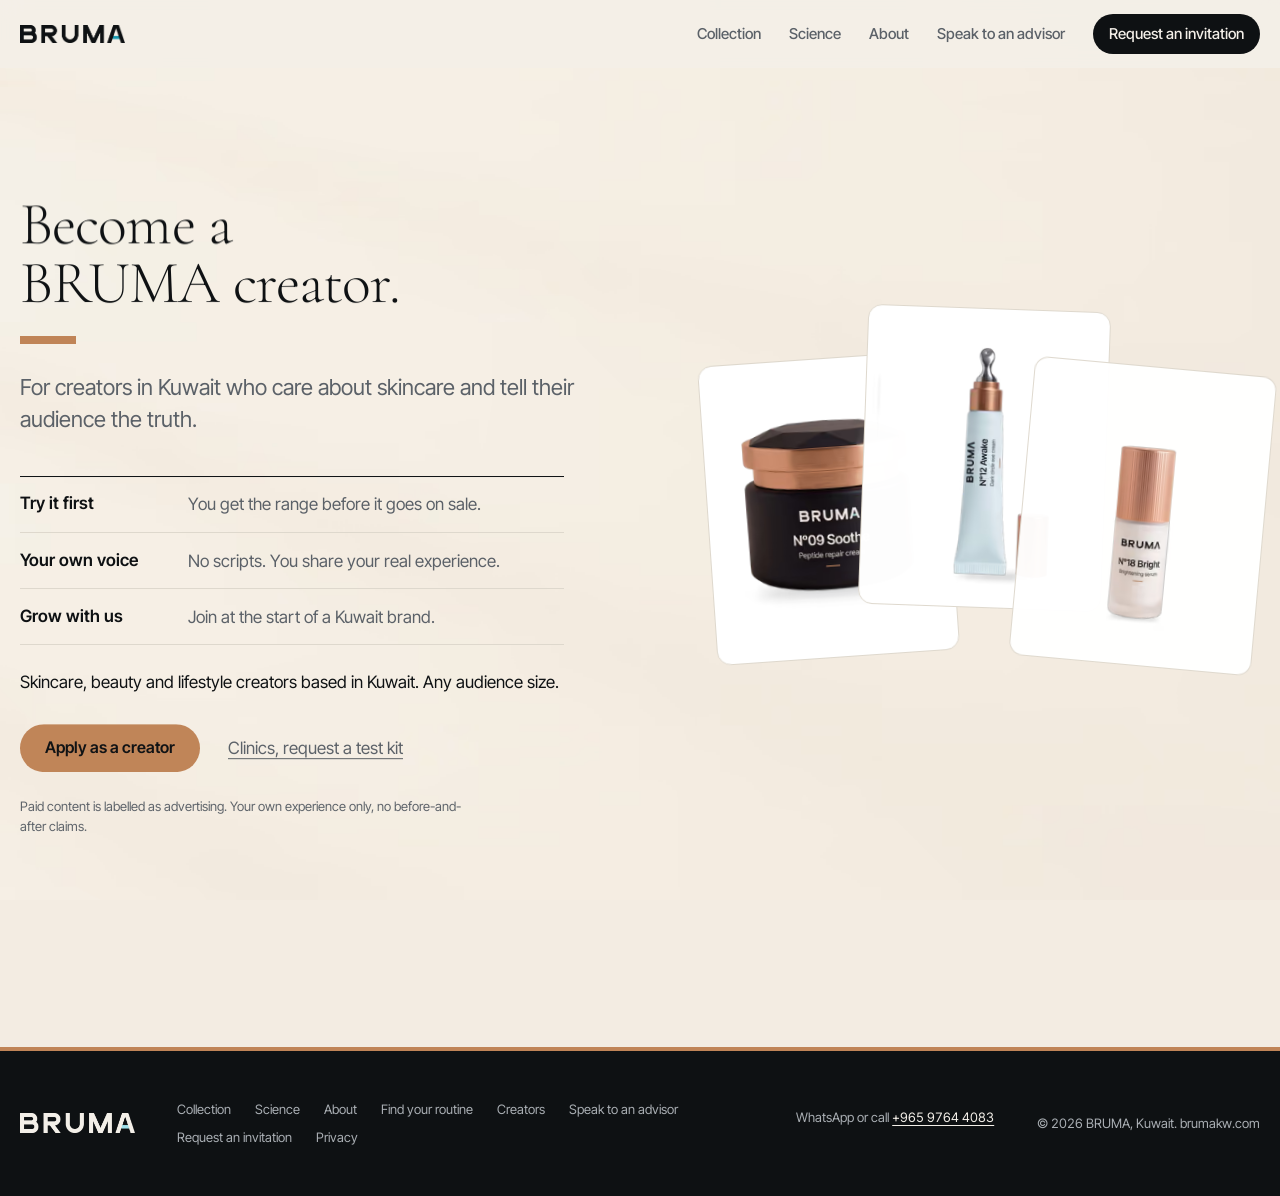
<file: creators/index.html>
<!DOCTYPE html><html lang="en"><head><meta charset="utf-8"><meta name="viewport" content="width=device-width, initial-scale=1"><title>Become a BRUMA creator | BRUMA</title><meta name="description" content="BRUMA works with skincare, beauty and lifestyle creators in Kuwait from before launch. Your own voice, cosmetic wording only, paid content labelled as advertising."><meta name="robots" content="noindex, nofollow"><link rel="canonical" href="https://brumakw.com/creators/"><meta name="theme-color" content="#F3EFE8"><link rel="icon" type="image/png" href="/favicon.png"><meta property="og:site_name" content="BRUMA"><meta property="og:type" content="website"><meta property="og:locale" content="en_KW"><meta property="og:url" content="https://brumakw.com/creators/"><meta property="og:title" content="Become a BRUMA creator | BRUMA"><meta property="og:description" content="BRUMA works with skincare, beauty and lifestyle creators in Kuwait from before launch. Your own voice, cosmetic wording only, paid content labelled as advertising."><meta property="og:image" content="https://brumakw.com/og-image.jpg"><meta property="og:image:width" content="1200"><meta property="og:image:height" content="630"><meta property="og:image:alt" content="BRUMA: three of the product photos, laid on a table under the BRUMA wordmark"><meta name="twitter:card" content="summary_large_image"><meta name="twitter:title" content="Become a BRUMA creator | BRUMA"><meta name="twitter:description" content="BRUMA works with skincare, beauty and lifestyle creators in Kuwait from before launch. Your own voice, cosmetic wording only, paid content labelled as advertising."><meta name="twitter:image" content="https://brumakw.com/og-image.jpg"><meta name="twitter:image:alt" content="BRUMA: three of the product photos, laid on a table under the BRUMA wordmark"><link rel="preload" as="font" type="font/woff2" href="/_astro/cormorant-garamond-latin-wght-normal.CUoBjw-S.woff2" crossorigin><link rel="preload" as="font" type="font/woff2" href="/_astro/inter-tight-latin-wght-normal.DX-nOvPD.woff2" crossorigin><link rel="preload" as="image" imagesrcset="/_astro/tall.B3hq9mHo_ZgRVHb.avif 720w, /_astro/tall.B3hq9mHo_1yUOid.avif 1080w, /_astro/tall.B3hq9mHo_ndjFx.avif 1440w" imagesizes="100vw" type="image/avif" media="(max-width: 820px)" fetchpriority="high"><link rel="preload" as="image" imagesrcset="/_astro/wide.CySnZHZV_ZUOiMY.avif 1280w, /_astro/wide.CySnZHZV_29rOcU.avif 1920w, /_astro/wide.CySnZHZV_Z1nKN4y.avif 2560w" imagesizes="100vw" type="image/avif" media="(min-width: 821px)" fetchpriority="high"><script defer src="https://stats.brumakw.com/script.js" data-website-id="1a930f63-1da2-4c97-97f2-859099200b43" data-domains="brumakw.com"></script><script>
      document.documentElement.classList.add('js');
    </script><link rel="stylesheet" href="/_astro/Base.DDdC2eke.css"><link rel="stylesheet" href="/_astro/Footer.DfNvqbVB.css"><style>.creators[data-astro-cid-7omoa6n5]{min-height:100svh;padding:calc(4.25rem + var(--section-pad) * .6) 0 var(--section-pad);align-items:center;display:grid}.creators[data-astro-cid-7omoa6n5] h1[data-astro-cid-7omoa6n5]{font-size:var(--text-h2)}.creators-grid[data-astro-cid-7omoa6n5]{grid-template-columns:minmax(0,1.05fr) minmax(0,.95fr);align-items:center;gap:clamp(2.5rem,6vw,6rem);display:grid}.creators-bar[data-astro-cid-7omoa6n5]{margin:1.5rem 0 1.75rem}.creator-points[data-astro-cid-7omoa6n5]{border-top:1.5px solid var(--color-carbon);max-width:34rem;margin:2.5rem 0 0;padding:0;list-style:none}.creator-points[data-astro-cid-7omoa6n5] li[data-astro-cid-7omoa6n5]{border-bottom:1px solid var(--color-line);grid-template-columns:minmax(0,9.5rem) minmax(0,1fr);gap:1rem;padding:.9rem 0;display:grid}.creator-points[data-astro-cid-7omoa6n5] h2[data-astro-cid-7omoa6n5]{font-family:var(--font-sans);font-size:var(--text-body);letter-spacing:0;font-weight:600;line-height:1.45}.creator-points[data-astro-cid-7omoa6n5] p[data-astro-cid-7omoa6n5]{color:var(--color-graphite)}.creators-who[data-astro-cid-7omoa6n5]{margin-top:1.5rem}.creators-cta[data-astro-cid-7omoa6n5]{flex-wrap:wrap;align-items:center;gap:1rem 1.75rem;margin-top:1.75rem;display:flex}.creators-honesty[data-astro-cid-7omoa6n5]{font-size:var(--text-small);color:var(--color-graphite);margin-top:1.5rem}.creator-cards[data-astro-cid-7omoa6n5]{aspect-ratio:4/3;position:relative}.creator-card[data-astro-cid-7omoa6n5]{background:var(--color-paper);border:1px solid var(--color-line);width:44%;transform:rotate(var(--tilt));border-radius:14px;padding:.4rem;position:absolute}.creator-card[data-astro-cid-7omoa6n5]:first-child{top:12%;left:0}.creator-card[data-astro-cid-7omoa6n5]:nth-child(2){top:0;left:28%}.creator-card[data-astro-cid-7omoa6n5]:nth-child(3){top:14%;left:56%}.creator-card[data-astro-cid-7omoa6n5].is-up{z-index:2}.creator-card[data-astro-cid-7omoa6n5] img[data-astro-cid-7omoa6n5]{aspect-ratio:4/5;object-fit:cover;border-radius:10px;width:100%;height:auto;display:block}@media (width<=820px){.creators-grid[data-astro-cid-7omoa6n5]{grid-template-columns:minmax(0,1fr);align-items:start}.creator-points[data-astro-cid-7omoa6n5] li[data-astro-cid-7omoa6n5]{grid-template-columns:minmax(0,1fr);gap:.15rem}.creator-cards[data-astro-cid-7omoa6n5]{aspect-ratio:auto;justify-content:center;padding:1.25rem 0 .5rem;display:flex}.creator-card[data-astro-cid-7omoa6n5],.creator-card[data-astro-cid-7omoa6n5]:nth-child(n){width:33%;margin-inline:-1.5%;position:static}}
</style></head><body class="has-background"><div class="site-bg" aria-hidden="true"><picture><source media="(max-width: 820px)" type="image/avif" srcset="/_astro/tall.B3hq9mHo_ZgRVHb.avif 720w, /_astro/tall.B3hq9mHo_1yUOid.avif 1080w, /_astro/tall.B3hq9mHo_ndjFx.avif 1440w" sizes="100vw"><source media="(max-width: 820px)" type="image/webp" srcset="/_astro/tall.B3hq9mHo_ZIaKcD.webp 720w, /_astro/tall.B3hq9mHo_Z27I2x9.webp 1080w, /_astro/tall.B3hq9mHo_1KKAE7.webp 1440w" sizes="100vw"><source type="image/avif" srcset="/_astro/wide.CySnZHZV_ZUOiMY.avif 1280w, /_astro/wide.CySnZHZV_29rOcU.avif 1920w, /_astro/wide.CySnZHZV_Z1nKN4y.avif 2560w" sizes="100vw"><img src="/_astro/wide.CySnZHZV_Zdw5Y.webp" srcset="/_astro/wide.CySnZHZV_1ApBf1.webp 1280w, /_astro/wide.CySnZHZV_Z1xc2Cr.webp 1920w, /_astro/wide.CySnZHZV_Zdw5Y.webp 2560w" sizes="100vw" alt="" width="2560" height="1429" fetchpriority="high" decoding="async"></picture></div><a href="#main" class="sr-only focus:not-sr-only focus:fixed focus:top-3 focus:left-3 focus:z-50 focus:bg-carbon focus:text-bone focus:px-4 focus:py-2 focus:rounded-full">Skip to content</a><header class="site-header" data-astro-cid-nen7h5rs><div class="wrap header-row" data-astro-cid-nen7h5rs><a href="/" aria-label="BRUMA home" class="logo-link" data-astro-cid-nen7h5rs><img src="/brand/wordmark-on-light.png" alt="BRUMA" width="900" height="157" class="logo" data-astro-cid-nen7h5rs><img src="/brand/wordmark-on-dark.png" alt="" width="900" height="157" class="logo logo-dark" aria-hidden="true" data-astro-cid-nen7h5rs></a><nav aria-label="Main" data-astro-cid-nen7h5rs><a data-umami-event="collection-view" data-umami-event-section="header" href="/collection" data-astro-cid-nen7h5rs>Collection</a><a href="/science" data-astro-cid-nen7h5rs>Science</a><a href="/about" data-astro-cid-nen7h5rs>About</a><a data-umami-event="advisor" data-umami-event-section="header" href="https://wa.me/96597644083?text=Hello%20BRUMA%2C%20I'd%20like%20advice%20on%20choosing%20products." target="_blank" rel="noopener" data-astro-cid-nen7h5rs>Speak to an advisor</a><a href="/#invitation" class="nav-cta" data-astro-cid-nen7h5rs>Request an invitation</a><button type="button" class="menu-button" aria-expanded="false" aria-controls="menu-panel" aria-label="Menu" data-astro-cid-nen7h5rs><span class="menu-bar" aria-hidden="true" data-astro-cid-nen7h5rs></span><span class="menu-bar" aria-hidden="true" data-astro-cid-nen7h5rs></span></button></nav></div></header><div class="menu-panel on-dark" id="menu-panel" role="dialog" aria-modal="true" aria-label="Menu" hidden data-astro-cid-nen7h5rs><div class="menu-top" data-astro-cid-nen7h5rs><img src="/brand/wordmark-on-dark.png" alt="BRUMA" width="900" height="157" class="menu-logo" data-astro-cid-nen7h5rs><button type="button" class="menu-close" aria-label="Close menu" data-astro-cid-nen7h5rs><span class="menu-bar" aria-hidden="true" data-astro-cid-nen7h5rs></span><span class="menu-bar" aria-hidden="true" data-astro-cid-nen7h5rs></span></button></div><nav class="menu-links" aria-label="Menu" data-astro-cid-nen7h5rs><a data-umami-event="collection-view" data-umami-event-section="menu" href="/collection" data-astro-cid-nen7h5rs>Collection</a><a href="/science" data-astro-cid-nen7h5rs>Science</a><a href="/about" data-astro-cid-nen7h5rs>About</a><a href="/routine" data-astro-cid-nen7h5rs>Find your routine</a><a data-umami-event="advisor" data-umami-event-section="menu" href="https://wa.me/96597644083?text=Hello%20BRUMA%2C%20I'd%20like%20advice%20on%20choosing%20products." target="_blank" rel="noopener" data-astro-cid-nen7h5rs>Speak to an advisor</a><a href="/#invitation" class="menu-cta" data-astro-cid-nen7h5rs>Request an invitation</a></nav></div><script type="module">var e=document.querySelector(`.menu-button`),t=document.querySelector(`.menu-panel`);if(e&&t){let n=t.querySelector(`.menu-close`),r=()=>Array.from(t.querySelectorAll(`a[href], button:not([disabled])`)).filter(e=>e.offsetParent!==null),i=!1,a=r=>{i=r,t.hidden=!i,e.setAttribute(`aria-expanded`,String(i)),document.documentElement.classList.toggle(`menu-open`,i),i?n.focus():e.focus()};e.addEventListener(`click`,()=>a(!i)),n.addEventListener(`click`,()=>a(!1)),t.querySelectorAll(`a`).forEach(e=>e.addEventListener(`click`,()=>a(!1))),document.addEventListener(`keydown`,e=>{if(i){if(e.key===`Escape`)return e.preventDefault(),a(!1);if(e.key===`Tab`){let t=r();if(!t.length)return;let n=t[0],i=t[t.length-1];e.shiftKey&&document.activeElement===n?(e.preventDefault(),i.focus()):!e.shiftKey&&document.activeElement===i&&(e.preventDefault(),n.focus())}}}),window.matchMedia(`(min-width: 821px)`).addEventListener(`change`,e=>e.matches&&i&&a(!1))}</script><main id="main" data-astro-cid-7omoa6n5><section class="creators" aria-labelledby="creators-title" data-astro-cid-7omoa6n5><div class="wrap creators-grid" data-astro-cid-7omoa6n5><div class="creators-text" data-astro-cid-7omoa6n5><h1 id="creators-title" data-astro-cid-7omoa6n5><span class="line" data-astro-cid-7omoa6n5><span data-intro data-astro-cid-7omoa6n5>Become a</span></span><span class="line" data-astro-cid-7omoa6n5><span data-intro data-astro-cid-7omoa6n5>BRUMA creator.</span></span></h1><span class="bar creators-bar" aria-hidden="true" data-intro data-astro-cid-7omoa6n5></span><p class="lead" data-intro data-astro-cid-7omoa6n5>For creators in Kuwait who care about skincare and tell their audience the truth.</p><ul class="creator-points" data-intro data-astro-cid-7omoa6n5><li data-astro-cid-7omoa6n5><h2 data-astro-cid-7omoa6n5>Try it first</h2><p data-astro-cid-7omoa6n5>You get the range before it goes on sale.</p></li><li data-astro-cid-7omoa6n5><h2 data-astro-cid-7omoa6n5>Your own voice</h2><p data-astro-cid-7omoa6n5>No scripts. You share your real experience.</p></li><li data-astro-cid-7omoa6n5><h2 data-astro-cid-7omoa6n5>Grow with us</h2><p data-astro-cid-7omoa6n5>Join at the start of a Kuwait brand.</p></li></ul><p class="creators-who" data-intro data-astro-cid-7omoa6n5>Skincare, beauty and lifestyle creators based in Kuwait. Any audience size.</p><div class="creators-cta" data-intro data-astro-cid-7omoa6n5><a class="btn btn-copper" data-umami-event="creator-apply" data-umami-event-section="creators" href="https://wa.me/96597644083?text=Hello%20BRUMA%2C%20I'd%20like%20to%20become%20a%20BRUMA%20creator.%20My%20Instagram%20or%20TikTok%3A%20" target="_blank" rel="noopener" data-astro-cid-7omoa6n5>Apply as a creator</a><a class="quiet-link" data-umami-event="clinic-test-kit" data-umami-event-section="creators" href="https://wa.me/96597644083?text=Hello%20BRUMA%2C%20I%20run%20a%20clinic%20and%20would%20like%20to%20request%20a%20test%20kit." target="_blank" rel="noopener" data-astro-cid-7omoa6n5>Clinics, request a test kit</a></div><p class="creators-honesty" data-intro data-astro-cid-7omoa6n5>Paid content is labelled as advertising. Your own experience only, no before-and-after claims.</p></div><div class="creator-cards" role="list" aria-label="Three BRUMA products" data-astro-cid-7omoa6n5><div class="creator-card" role="listitem" style="--tilt:-4deg" data-astro-cid-7omoa6n5><picture data-astro-cid-7omoa6n5="true"><source srcset="/_astro/09-soothe.DCtYjo-__Z1Uiu5y.avif 300w, /_astro/09-soothe.DCtYjo-__1sftl1.avif 450w, /_astro/09-soothe.DCtYjo-__1waqji.avif 600w" type="image/avif" sizes="(min-width: 821px) min(17rem, 20vw), 32vw"><source srcset="/_astro/09-soothe.DCtYjo-__Z1JGPS5.webp 300w, /_astro/09-soothe.DCtYjo-__1CQ7xu.webp 450w, /_astro/09-soothe.DCtYjo-__1GL4vL.webp 600w" type="image/webp" sizes="(min-width: 821px) min(17rem, 20vw), 32vw"><img src="/_astro/09-soothe.DCtYjo-__Z12DLr.webp" srcset="/_astro/09-soothe.DCtYjo-__Z1JGPS5.webp 300w, /_astro/09-soothe.DCtYjo-__1CQ7xu.webp 450w, /_astro/09-soothe.DCtYjo-__1GL4vL.webp 600w" alt="BRUMA N°09 Soothe peptide repair cream: a matte black jar with a faceted lid and copper bands" sizes="(min-width: 821px) min(17rem, 20vw), 32vw" loading="eager" decoding="async" data-astro-cid-7omoa6n5="true" width="1280" height="1600"></picture></div><div class="creator-card" role="listitem" style="--tilt:2deg" data-astro-cid-7omoa6n5><picture data-astro-cid-7omoa6n5="true"><source srcset="/_astro/12-awake.1I8kTyM1_1pLcl8.avif 300w, /_astro/12-awake.1I8kTyM1_1IqvoF.avif 450w, /_astro/12-awake.1I8kTyM1_1iweGr.avif 600w" type="image/avif" sizes="(min-width: 821px) min(17rem, 20vw), 32vw"><source srcset="/_astro/12-awake.1I8kTyM1_Z2l1VQT.webp 300w, /_astro/12-awake.1I8kTyM1_Z22mCNm.webp 450w, /_astro/12-awake.1I8kTyM1_Z2sgTvA.webp 600w" type="image/webp" sizes="(min-width: 821px) min(17rem, 20vw), 32vw"><img src="/_astro/12-awake.1I8kTyM1_1Ft4pm.webp" srcset="/_astro/12-awake.1I8kTyM1_Z2l1VQT.webp 300w, /_astro/12-awake.1I8kTyM1_Z22mCNm.webp 450w, /_astro/12-awake.1I8kTyM1_Z2sgTvA.webp 600w" alt="BRUMA N°12 Awake dark circle eye cream: a pale aqua tube with a steel massage tip" sizes="(min-width: 821px) min(17rem, 20vw), 32vw" loading="eager" decoding="async" data-astro-cid-7omoa6n5="true" width="1280" height="1600"></picture></div><div class="creator-card" role="listitem" style="--tilt:5deg" data-astro-cid-7omoa6n5><picture data-astro-cid-7omoa6n5="true"><source srcset="/_astro/18-bright.DiiDRUwl_107EHE.avif 300w, /_astro/18-bright.DiiDRUwl_ZGvuEH.avif 450w, /_astro/18-bright.DiiDRUwl_ZCAxGq.avif 600w" type="image/avif" sizes="(min-width: 821px) min(17rem, 20vw), 32vw"><source srcset="/_astro/18-bright.DiiDRUwl_1aIiU8.webp 300w, /_astro/18-bright.DiiDRUwl_ZvTQse.webp 450w, /_astro/18-bright.DiiDRUwl_ZrYTtW.webp 600w" type="image/webp" sizes="(min-width: 821px) min(17rem, 20vw), 32vw"><img src="/_astro/18-bright.DiiDRUwl_ZRkguE.webp" srcset="/_astro/18-bright.DiiDRUwl_1aIiU8.webp 300w, /_astro/18-bright.DiiDRUwl_ZvTQse.webp 450w, /_astro/18-bright.DiiDRUwl_ZrYTtW.webp 600w" alt="BRUMA N°18 Bright brightening serum: a short frosted white bottle with a copper cap" sizes="(min-width: 821px) min(17rem, 20vw), 32vw" loading="eager" decoding="async" data-astro-cid-7omoa6n5="true" width="1280" height="1600"></picture></div></div></div></section></main><footer class="site-footer on-dark" data-astro-cid-jo6i4kqk><div class="wrap footer-row" data-astro-cid-jo6i4kqk><img src="/brand/wordmark-on-dark.png" alt="BRUMA" width="900" height="157" class="footer-logo" loading="lazy" data-astro-cid-jo6i4kqk><nav class="footer-nav" aria-label="Footer" data-astro-cid-jo6i4kqk><a data-umami-event="collection-view" data-umami-event-section="footer" href="/collection" data-astro-cid-jo6i4kqk>Collection</a><a href="/science" data-astro-cid-jo6i4kqk>Science</a><a href="/about" data-astro-cid-jo6i4kqk>About</a><a href="/routine" data-astro-cid-jo6i4kqk>Find your routine</a><a href="/creators" data-astro-cid-jo6i4kqk>Creators</a><a data-umami-event="advisor" data-umami-event-section="footer" href="https://wa.me/96597644083?text=Hello%20BRUMA%2C%20I'd%20like%20advice%20on%20choosing%20products." target="_blank" rel="noopener" data-astro-cid-jo6i4kqk>Speak to an advisor</a><a href="/#invitation" data-astro-cid-jo6i4kqk>Request an invitation</a><a href="/privacy" data-astro-cid-jo6i4kqk>Privacy</a></nav><p class="footer-contact" data-astro-cid-jo6i4kqk>WhatsApp or call <a class="figures" href="tel:+96597644083" data-astro-cid-jo6i4kqk>+965 9764 4083</a></p><p class="figures" data-astro-cid-jo6i4kqk>© 2026 BRUMA, Kuwait. brumakw.com</p></div></footer><div class="signup-overlay" data-signup hidden data-astro-cid-dv5v53y2><div class="signup" role="dialog" aria-modal="true" aria-labelledby="signup-title" tabindex="-1" data-astro-cid-dv5v53y2><button type="button" class="signup-close" aria-label="Close" data-signup-close data-astro-cid-dv5v53y2><span class="signup-x" aria-hidden="true" data-astro-cid-dv5v53y2></span></button><div class="signup-art" data-astro-cid-dv5v53y2><picture data-astro-cid-dv5v53y2="true"><source srcset="/_astro/tall.B3hq9mHo_srFI0.avif 400w, /_astro/tall.B3hq9mHo_ZCO7Ub.avif 800w" type="image/avif" sizes="380px"><source srcset="/_astro/tall.B3hq9mHo_aPyzE.webp 400w, /_astro/tall.B3hq9mHo_zHwt1.webp 800w" type="image/webp" sizes="380px"><img src="/_astro/tall.B3hq9mHo_ZkOps.webp" srcset="/_astro/tall.B3hq9mHo_aPyzE.webp 400w, /_astro/tall.B3hq9mHo_zHwt1.webp 800w" alt sizes="380px" loading="lazy" decoding="async" data-astro-cid-dv5v53y2="true" width="1440" height="2580" class="signup-stone"></picture><picture data-astro-cid-dv5v53y2="true"><source srcset="/_astro/15-cream.De0nT43I_1L6vHs.avif 400w, /_astro/15-cream.De0nT43I_yUD1.avif 800w" type="image/avif" sizes="380px"><source srcset="/_astro/15-cream.De0nT43I_Z1YGCuz.webp 400w, /_astro/15-cream.De0nT43I_bayPu.webp 800w" type="image/webp" sizes="380px"><img src="/_astro/15-cream.De0nT43I_Z2gNoVL.webp" srcset="/_astro/15-cream.De0nT43I_Z1YGCuz.webp 400w, /_astro/15-cream.De0nT43I_bayPu.webp 800w" alt="BRUMA N°15 Cream brightening cream: a frosted white jar with a copper lid" sizes="380px" loading="lazy" decoding="async" data-astro-cid-dv5v53y2="true" width="1280" height="1600" class="signup-product"></picture></div><div class="signup-body" data-astro-cid-dv5v53y2><h2 id="signup-title" data-astro-cid-dv5v53y2>Be first.</h2><p class="signup-text" data-astro-cid-dv5v53y2>First access when BRUMA opens in Kuwait.</p><p class="signup-gift" data-astro-cid-dv5v53y2>A BRUMA travel pouch with your first order.</p><form class="signup-form" data-endpoint="https://n8n.gaureshnaik.cloud/webhook/bruma-sign-ups" data-source="popup" novalidate data-astro-cid-dv5v53y2><label class="sr-only" for="signup-email" data-astro-cid-dv5v53y2>Email address</label><input id="signup-email" type="email" name="email" autocomplete="email" placeholder="Your email" required aria-describedby="signup-msg" data-astro-cid-dv5v53y2><div class="signup-trap" aria-hidden="true" data-astro-cid-dv5v53y2><label for="signup-company" data-astro-cid-dv5v53y2>Company</label><input id="signup-company" type="text" name="company" tabindex="-1" autocomplete="off" data-astro-cid-dv5v53y2></div><button type="submit" class="btn btn-carbon" data-label="Request an invitation" data-sending="Sending…" data-astro-cid-dv5v53y2>Request an invitation</button><p class="signup-msg" id="signup-msg" role="status" aria-live="polite" data-astro-cid-dv5v53y2><span data-signup-msg data-astro-cid-dv5v53y2></span><span data-signup-fail hidden data-astro-cid-dv5v53y2>That didn't send. Try again, or <a class="quiet-link" data-umami-event="invitation-whatsapp" data-umami-event-section="popup" href="https://wa.me/96597644083?text=Hello%20BRUMA%2C%20I'd%20like%20to%20request%20an%20invitation." target="_blank" rel="noopener" data-astro-cid-dv5v53y2>message us on WhatsApp</a>.</span></p></form><p class="signup-done" data-signup-done tabindex="-1" hidden data-astro-cid-dv5v53y2>You're on the list.</p><div class="signup-foot" data-signup-foot data-astro-cid-dv5v53y2><p class="signup-consent" data-astro-cid-dv5v53y2>We email you once, when the shop opens. <a class="quiet-link" href="/privacy" data-astro-cid-dv5v53y2>How your email is used</a></p><button type="button" class="quiet-link signup-decline" data-signup-decline data-astro-cid-dv5v53y2>No thanks</button></div></div></div></div><script type="module" src="/_astro/Base.astro_astro_type_script_index_0_lang.Dib7l5ww.js"></script></body></html>
</file>
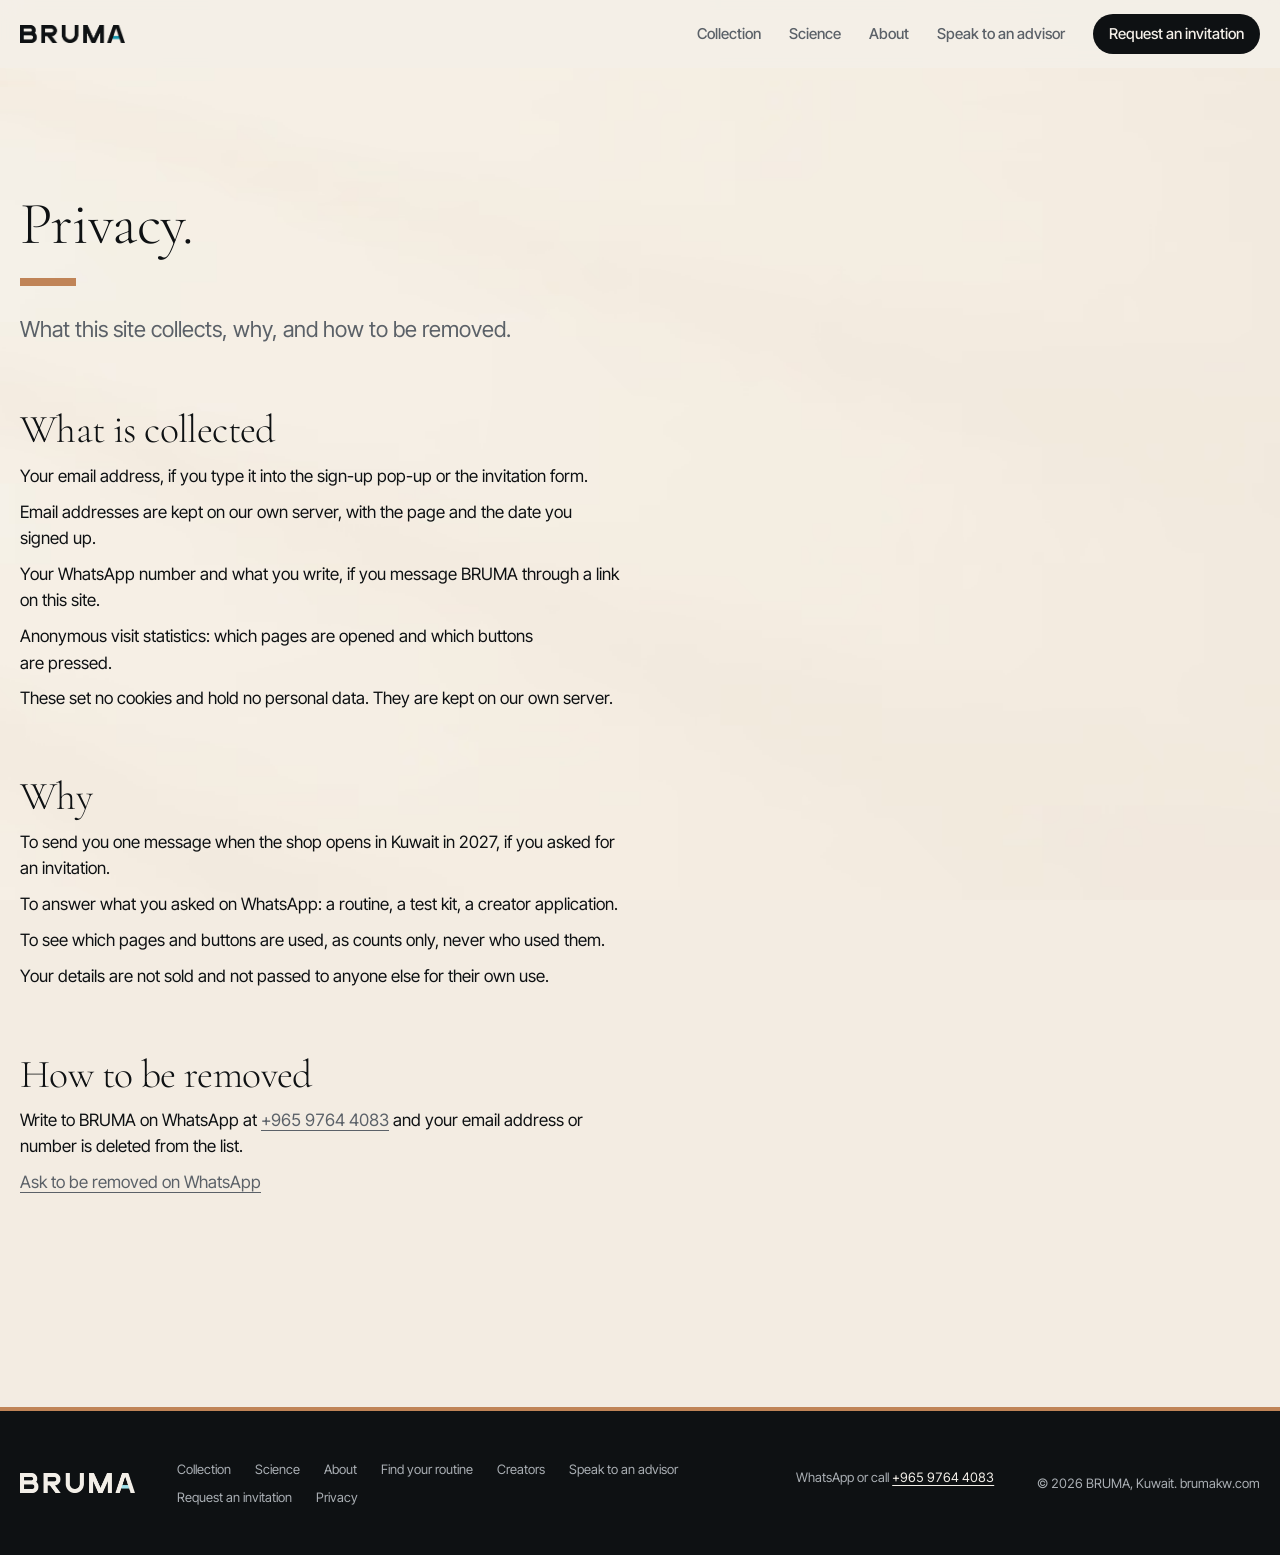
<file: privacy/index.html>
<!DOCTYPE html><html lang="en"><head><meta charset="utf-8"><meta name="viewport" content="width=device-width, initial-scale=1"><title>Privacy | BRUMA</title><meta name="description" content="What BRUMA collects on brumakw.com (an email address or a WhatsApp number), why, and how to be removed."><meta name="robots" content="noindex, nofollow"><link rel="canonical" href="https://brumakw.com/privacy/"><meta name="theme-color" content="#F3EFE8"><link rel="icon" type="image/png" href="/favicon.png"><meta property="og:site_name" content="BRUMA"><meta property="og:type" content="website"><meta property="og:locale" content="en_KW"><meta property="og:url" content="https://brumakw.com/privacy/"><meta property="og:title" content="Privacy | BRUMA"><meta property="og:description" content="What BRUMA collects on brumakw.com (an email address or a WhatsApp number), why, and how to be removed."><meta property="og:image" content="https://brumakw.com/og-image.jpg"><meta property="og:image:width" content="1200"><meta property="og:image:height" content="630"><meta property="og:image:alt" content="BRUMA: three of the product photos, laid on a table under the BRUMA wordmark"><meta name="twitter:card" content="summary_large_image"><meta name="twitter:title" content="Privacy | BRUMA"><meta name="twitter:description" content="What BRUMA collects on brumakw.com (an email address or a WhatsApp number), why, and how to be removed."><meta name="twitter:image" content="https://brumakw.com/og-image.jpg"><meta name="twitter:image:alt" content="BRUMA: three of the product photos, laid on a table under the BRUMA wordmark"><link rel="preload" as="font" type="font/woff2" href="/_astro/cormorant-garamond-latin-wght-normal.CUoBjw-S.woff2" crossorigin><link rel="preload" as="font" type="font/woff2" href="/_astro/inter-tight-latin-wght-normal.DX-nOvPD.woff2" crossorigin><link rel="preload" as="image" imagesrcset="/_astro/tall.B3hq9mHo_ZgRVHb.avif 720w, /_astro/tall.B3hq9mHo_1yUOid.avif 1080w, /_astro/tall.B3hq9mHo_ndjFx.avif 1440w" imagesizes="100vw" type="image/avif" media="(max-width: 820px)" fetchpriority="high"><link rel="preload" as="image" imagesrcset="/_astro/wide.CySnZHZV_ZUOiMY.avif 1280w, /_astro/wide.CySnZHZV_29rOcU.avif 1920w, /_astro/wide.CySnZHZV_Z1nKN4y.avif 2560w" imagesizes="100vw" type="image/avif" media="(min-width: 821px)" fetchpriority="high"><script type="application/ld+json">{"@context":"https://schema.org","@graph":[{"@type":"WebPage","@id":"https://brumakw.com/privacy#page","url":"https://brumakw.com/privacy","name":"Privacy | BRUMA","description":"What BRUMA collects on brumakw.com (an email address or a WhatsApp number), why, and how to be removed.","inLanguage":"en","isPartOf":{"@id":"https://brumakw.com/#website"}}]}</script><script defer src="https://stats.brumakw.com/script.js" data-website-id="1a930f63-1da2-4c97-97f2-859099200b43" data-domains="brumakw.com"></script><script>
      document.documentElement.classList.add('js');
    </script><link rel="stylesheet" href="/_astro/Base.DDdC2eke.css"><link rel="stylesheet" href="/_astro/Footer.DfNvqbVB.css"><style>.privacy[data-astro-cid-u6ohjolg]{padding:calc(4.25rem + var(--section-pad) * .6) 0 var(--section-pad)}.privacy[data-astro-cid-u6ohjolg] h1[data-astro-cid-u6ohjolg]{font-size:var(--text-h2)}.privacy[data-astro-cid-u6ohjolg] .bar[data-astro-cid-u6ohjolg]{margin:1.5rem 0 1.75rem}.privacy[data-astro-cid-u6ohjolg] section[data-astro-cid-u6ohjolg]{max-width:var(--measure);margin-top:clamp(2.5rem,5vw,4rem)}.privacy[data-astro-cid-u6ohjolg] h2[data-astro-cid-u6ohjolg]{margin-bottom:.75rem;font-size:clamp(1.75rem,1.2rem + 1.6vw,2.5rem)}.privacy[data-astro-cid-u6ohjolg] p[data-astro-cid-u6ohjolg]+p[data-astro-cid-u6ohjolg]{margin-top:.6rem}
</style></head><body class="has-background"><div class="site-bg" aria-hidden="true"><picture><source media="(max-width: 820px)" type="image/avif" srcset="/_astro/tall.B3hq9mHo_ZgRVHb.avif 720w, /_astro/tall.B3hq9mHo_1yUOid.avif 1080w, /_astro/tall.B3hq9mHo_ndjFx.avif 1440w" sizes="100vw"><source media="(max-width: 820px)" type="image/webp" srcset="/_astro/tall.B3hq9mHo_ZIaKcD.webp 720w, /_astro/tall.B3hq9mHo_Z27I2x9.webp 1080w, /_astro/tall.B3hq9mHo_1KKAE7.webp 1440w" sizes="100vw"><source type="image/avif" srcset="/_astro/wide.CySnZHZV_ZUOiMY.avif 1280w, /_astro/wide.CySnZHZV_29rOcU.avif 1920w, /_astro/wide.CySnZHZV_Z1nKN4y.avif 2560w" sizes="100vw"><img src="/_astro/wide.CySnZHZV_Zdw5Y.webp" srcset="/_astro/wide.CySnZHZV_1ApBf1.webp 1280w, /_astro/wide.CySnZHZV_Z1xc2Cr.webp 1920w, /_astro/wide.CySnZHZV_Zdw5Y.webp 2560w" sizes="100vw" alt="" width="2560" height="1429" fetchpriority="high" decoding="async"></picture></div><a href="#main" class="sr-only focus:not-sr-only focus:fixed focus:top-3 focus:left-3 focus:z-50 focus:bg-carbon focus:text-bone focus:px-4 focus:py-2 focus:rounded-full">Skip to content</a><header class="site-header" data-astro-cid-nen7h5rs><div class="wrap header-row" data-astro-cid-nen7h5rs><a href="/" aria-label="BRUMA home" class="logo-link" data-astro-cid-nen7h5rs><img src="/brand/wordmark-on-light.png" alt="BRUMA" width="900" height="157" class="logo" data-astro-cid-nen7h5rs><img src="/brand/wordmark-on-dark.png" alt="" width="900" height="157" class="logo logo-dark" aria-hidden="true" data-astro-cid-nen7h5rs></a><nav aria-label="Main" data-astro-cid-nen7h5rs><a data-umami-event="collection-view" data-umami-event-section="header" href="/collection" data-astro-cid-nen7h5rs>Collection</a><a href="/science" data-astro-cid-nen7h5rs>Science</a><a href="/about" data-astro-cid-nen7h5rs>About</a><a data-umami-event="advisor" data-umami-event-section="header" href="https://wa.me/96597644083?text=Hello%20BRUMA%2C%20I'd%20like%20advice%20on%20choosing%20products." target="_blank" rel="noopener" data-astro-cid-nen7h5rs>Speak to an advisor</a><a href="/#invitation" class="nav-cta" data-astro-cid-nen7h5rs>Request an invitation</a><button type="button" class="menu-button" aria-expanded="false" aria-controls="menu-panel" aria-label="Menu" data-astro-cid-nen7h5rs><span class="menu-bar" aria-hidden="true" data-astro-cid-nen7h5rs></span><span class="menu-bar" aria-hidden="true" data-astro-cid-nen7h5rs></span></button></nav></div></header><div class="menu-panel on-dark" id="menu-panel" role="dialog" aria-modal="true" aria-label="Menu" hidden data-astro-cid-nen7h5rs><div class="menu-top" data-astro-cid-nen7h5rs><img src="/brand/wordmark-on-dark.png" alt="BRUMA" width="900" height="157" class="menu-logo" data-astro-cid-nen7h5rs><button type="button" class="menu-close" aria-label="Close menu" data-astro-cid-nen7h5rs><span class="menu-bar" aria-hidden="true" data-astro-cid-nen7h5rs></span><span class="menu-bar" aria-hidden="true" data-astro-cid-nen7h5rs></span></button></div><nav class="menu-links" aria-label="Menu" data-astro-cid-nen7h5rs><a data-umami-event="collection-view" data-umami-event-section="menu" href="/collection" data-astro-cid-nen7h5rs>Collection</a><a href="/science" data-astro-cid-nen7h5rs>Science</a><a href="/about" data-astro-cid-nen7h5rs>About</a><a href="/routine" data-astro-cid-nen7h5rs>Find your routine</a><a data-umami-event="advisor" data-umami-event-section="menu" href="https://wa.me/96597644083?text=Hello%20BRUMA%2C%20I'd%20like%20advice%20on%20choosing%20products." target="_blank" rel="noopener" data-astro-cid-nen7h5rs>Speak to an advisor</a><a href="/#invitation" class="menu-cta" data-astro-cid-nen7h5rs>Request an invitation</a></nav></div><script type="module">var e=document.querySelector(`.menu-button`),t=document.querySelector(`.menu-panel`);if(e&&t){let n=t.querySelector(`.menu-close`),r=()=>Array.from(t.querySelectorAll(`a[href], button:not([disabled])`)).filter(e=>e.offsetParent!==null),i=!1,a=r=>{i=r,t.hidden=!i,e.setAttribute(`aria-expanded`,String(i)),document.documentElement.classList.toggle(`menu-open`,i),i?n.focus():e.focus()};e.addEventListener(`click`,()=>a(!i)),n.addEventListener(`click`,()=>a(!1)),t.querySelectorAll(`a`).forEach(e=>e.addEventListener(`click`,()=>a(!1))),document.addEventListener(`keydown`,e=>{if(i){if(e.key===`Escape`)return e.preventDefault(),a(!1);if(e.key===`Tab`){let t=r();if(!t.length)return;let n=t[0],i=t[t.length-1];e.shiftKey&&document.activeElement===n?(e.preventDefault(),i.focus()):!e.shiftKey&&document.activeElement===i&&(e.preventDefault(),n.focus())}}}),window.matchMedia(`(min-width: 821px)`).addEventListener(`change`,e=>e.matches&&i&&a(!1))}</script><main id="main" data-astro-cid-u6ohjolg><article class="privacy" data-astro-cid-u6ohjolg><div class="wrap" data-astro-cid-u6ohjolg><h1 data-astro-cid-u6ohjolg>Privacy.</h1><span class="bar" data-astro-cid-u6ohjolg></span><p class="lead" data-astro-cid-u6ohjolg>What this site collects, why, and how to be removed.</p><section data-astro-cid-u6ohjolg><h2 data-astro-cid-u6ohjolg>What is collected</h2><p data-astro-cid-u6ohjolg>Your email address, if you type it into the sign-up pop-up or the invitation form.</p><p data-astro-cid-u6ohjolg>Email addresses are kept on our own server, with the page and the date you signed up.</p><p data-astro-cid-u6ohjolg>Your WhatsApp number and what you write, if you message BRUMA through a link on this site.</p><p data-astro-cid-u6ohjolg>Anonymous visit statistics: which pages are opened and which buttons are pressed.</p><p data-astro-cid-u6ohjolg>These set no cookies and hold no personal data. They are kept on our own server.</p></section><section data-astro-cid-u6ohjolg><h2 data-astro-cid-u6ohjolg>Why</h2><p data-astro-cid-u6ohjolg>To send you one message when the shop opens in Kuwait in 2027, if you asked for an invitation.</p><p data-astro-cid-u6ohjolg>To answer what you asked on WhatsApp: a routine, a test kit, a creator application.</p><p data-astro-cid-u6ohjolg>To see which pages and buttons are used, as counts only, never who used them.</p><p data-astro-cid-u6ohjolg>Your details are not sold and not passed to anyone else for their own use.</p></section><section data-astro-cid-u6ohjolg><h2 data-astro-cid-u6ohjolg>How to be removed</h2><p data-astro-cid-u6ohjolg>Write to BRUMA on WhatsApp at <a class="quiet-link figures" href="tel:+96597644083" data-astro-cid-u6ohjolg>+965 9764 4083</a> and your email address or number is deleted from the list.</p><p data-astro-cid-u6ohjolg><a class="quiet-link" href="https://wa.me/96597644083?text=Hello%20BRUMA%2C%20please%20remove%20my%20details%20from%20your%20list." target="_blank" rel="noopener" data-astro-cid-u6ohjolg>Ask to be removed on WhatsApp</a></p></section></div></article></main><footer class="site-footer on-dark" data-astro-cid-jo6i4kqk><div class="wrap footer-row" data-astro-cid-jo6i4kqk><img src="/brand/wordmark-on-dark.png" alt="BRUMA" width="900" height="157" class="footer-logo" loading="lazy" data-astro-cid-jo6i4kqk><nav class="footer-nav" aria-label="Footer" data-astro-cid-jo6i4kqk><a data-umami-event="collection-view" data-umami-event-section="footer" href="/collection" data-astro-cid-jo6i4kqk>Collection</a><a href="/science" data-astro-cid-jo6i4kqk>Science</a><a href="/about" data-astro-cid-jo6i4kqk>About</a><a href="/routine" data-astro-cid-jo6i4kqk>Find your routine</a><a href="/creators" data-astro-cid-jo6i4kqk>Creators</a><a data-umami-event="advisor" data-umami-event-section="footer" href="https://wa.me/96597644083?text=Hello%20BRUMA%2C%20I'd%20like%20advice%20on%20choosing%20products." target="_blank" rel="noopener" data-astro-cid-jo6i4kqk>Speak to an advisor</a><a href="/#invitation" data-astro-cid-jo6i4kqk>Request an invitation</a><a href="/privacy" data-astro-cid-jo6i4kqk>Privacy</a></nav><p class="footer-contact" data-astro-cid-jo6i4kqk>WhatsApp or call <a class="figures" href="tel:+96597644083" data-astro-cid-jo6i4kqk>+965 9764 4083</a></p><p class="figures" data-astro-cid-jo6i4kqk>© 2026 BRUMA, Kuwait. brumakw.com</p></div></footer><script type="module" src="/_astro/Base.astro_astro_type_script_index_0_lang.Dib7l5ww.js"></script></body></html>
</file>
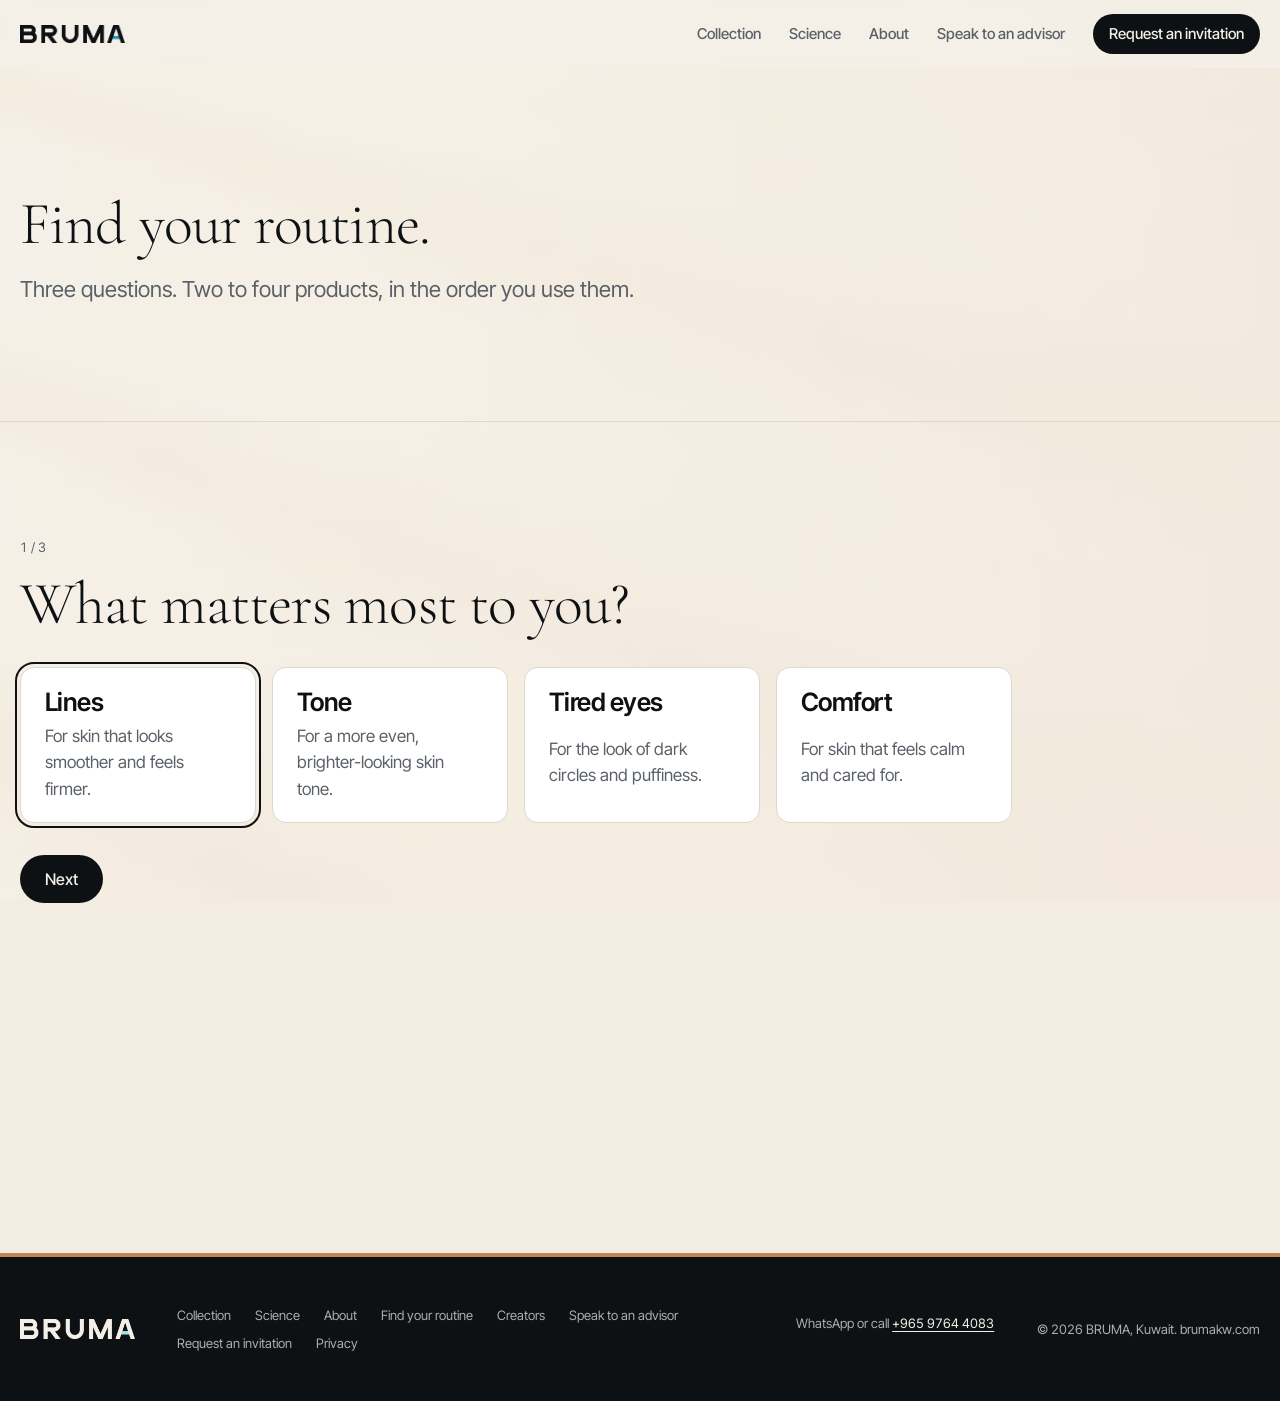
<file: routine/index.html>
<!DOCTYPE html><html lang="en"><head><meta charset="utf-8"><meta name="viewport" content="width=device-width, initial-scale=1"><title>Find your routine | BRUMA</title><meta name="description" content="Three questions, then two to four BRUMA products in order of use, and a WhatsApp message with your routine ready to send."><meta name="robots" content="noindex, nofollow"><link rel="canonical" href="https://brumakw.com/routine/"><meta name="theme-color" content="#F3EFE8"><link rel="icon" type="image/png" href="/favicon.png"><meta property="og:site_name" content="BRUMA"><meta property="og:type" content="website"><meta property="og:locale" content="en_KW"><meta property="og:url" content="https://brumakw.com/routine/"><meta property="og:title" content="Find your routine | BRUMA"><meta property="og:description" content="Three questions, then two to four BRUMA products in order of use, and a WhatsApp message with your routine ready to send."><meta property="og:image" content="https://brumakw.com/og-image.jpg"><meta property="og:image:width" content="1200"><meta property="og:image:height" content="630"><meta property="og:image:alt" content="BRUMA: three of the product photos, laid on a table under the BRUMA wordmark"><meta name="twitter:card" content="summary_large_image"><meta name="twitter:title" content="Find your routine | BRUMA"><meta name="twitter:description" content="Three questions, then two to four BRUMA products in order of use, and a WhatsApp message with your routine ready to send."><meta name="twitter:image" content="https://brumakw.com/og-image.jpg"><meta name="twitter:image:alt" content="BRUMA: three of the product photos, laid on a table under the BRUMA wordmark"><link rel="preload" as="font" type="font/woff2" href="/_astro/cormorant-garamond-latin-wght-normal.CUoBjw-S.woff2" crossorigin><link rel="preload" as="font" type="font/woff2" href="/_astro/inter-tight-latin-wght-normal.DX-nOvPD.woff2" crossorigin><link rel="preload" as="image" imagesrcset="/_astro/tall.B3hq9mHo_ZgRVHb.avif 720w, /_astro/tall.B3hq9mHo_1yUOid.avif 1080w, /_astro/tall.B3hq9mHo_ndjFx.avif 1440w" imagesizes="100vw" type="image/avif" media="(max-width: 820px)" fetchpriority="high"><link rel="preload" as="image" imagesrcset="/_astro/wide.CySnZHZV_ZUOiMY.avif 1280w, /_astro/wide.CySnZHZV_29rOcU.avif 1920w, /_astro/wide.CySnZHZV_Z1nKN4y.avif 2560w" imagesizes="100vw" type="image/avif" media="(min-width: 821px)" fetchpriority="high"><script type="application/ld+json">{"@context":"https://schema.org","@graph":[{"@type":"WebPage","@id":"https://brumakw.com/routine#page","url":"https://brumakw.com/routine","name":"Find your routine | BRUMA","description":"Three questions, then two to four BRUMA products in order of use, and a WhatsApp message with your routine ready to send.","inLanguage":"en","isPartOf":{"@id":"https://brumakw.com/#website"}}]}</script><script defer src="https://stats.brumakw.com/script.js" data-website-id="1a930f63-1da2-4c97-97f2-859099200b43" data-domains="brumakw.com"></script><script>
      document.documentElement.classList.add('js');
    </script><link rel="stylesheet" href="/_astro/Base.DDdC2eke.css"><link rel="stylesheet" href="/_astro/Footer.DfNvqbVB.css"><style>.routine[data-astro-cid-4oljcvsw]{padding-top:4.25rem}.finder-head[data-astro-cid-4oljcvsw]{padding:calc(var(--section-pad) * .6) 0 var(--section-gap)}.finder-head[data-astro-cid-4oljcvsw] h1[data-astro-cid-4oljcvsw]{font-size:var(--text-h2)}.finder-head[data-astro-cid-4oljcvsw] .lead[data-astro-cid-4oljcvsw]{margin-top:1.25rem}.finder-noscript[data-astro-cid-4oljcvsw]{color:var(--color-copper-ink);margin-top:1.5rem}.screen[data-astro-cid-4oljcvsw]{min-inline-size:0;border:0;border-top:1px solid var(--color-line);align-items:center;min-height:calc(100svh - 4.25rem);margin:0;padding:0;display:grid}.screen-inner[data-astro-cid-4oljcvsw]{padding:var(--section-gap) 0;min-width:0}.screen-count[data-astro-cid-4oljcvsw]{font-size:var(--text-small);color:var(--color-graphite);margin-bottom:1rem}.screen[data-astro-cid-4oljcvsw] legend[data-astro-cid-4oljcvsw]{float:left;width:100%;padding:0}.screen[data-astro-cid-4oljcvsw] h2[data-astro-cid-4oljcvsw]{margin-bottom:2rem}.options[data-astro-cid-4oljcvsw]{clear:both;grid-template-columns:repeat(auto-fit,minmax(min(14rem,100%),1fr));gap:1rem;max-width:62rem;display:grid}.option[data-astro-cid-4oljcvsw]{border:1.5px solid var(--color-line);background:var(--color-paper);cursor:pointer;border-radius:14px;gap:.35rem;padding:1.25rem 1.5rem;transition:border-color .2s,background-color .2s;display:grid;position:relative}.option[data-astro-cid-4oljcvsw]:hover{border-color:var(--color-carbon)}.option[data-astro-cid-4oljcvsw] input[data-astro-cid-4oljcvsw]{opacity:0;cursor:pointer;width:100%;height:100%;margin:0;position:absolute;inset:0}.option[data-astro-cid-4oljcvsw]:has(input:checked){border-color:var(--color-carbon);background:var(--color-bone);box-shadow:inset 0 0 0 1px var(--color-carbon)}.option[data-astro-cid-4oljcvsw]:has(input:focus-visible){outline:2px solid var(--color-carbon);outline-offset:3px}.option-label[data-astro-cid-4oljcvsw]{font-size:var(--text-h3);letter-spacing:-.02em;font-weight:600;line-height:1.15}.option-note[data-astro-cid-4oljcvsw]{color:var(--color-graphite)}.finder-error[data-astro-cid-4oljcvsw]{color:var(--color-copper-ink);margin-top:1rem}.screen-nav[data-astro-cid-4oljcvsw]{gap:.75rem;margin-top:2rem;display:flex}.routine-result[data-astro-cid-4oljcvsw]{padding:var(--section-gap) 0 var(--section-pad);border-top:1px solid var(--color-line)}.routine-result[data-astro-cid-4oljcvsw] h2[data-astro-cid-4oljcvsw]:focus{outline:none}.routine-result[data-astro-cid-4oljcvsw] .lead[data-astro-cid-4oljcvsw]{margin-top:1.25rem}.routine-list[data-astro-cid-4oljcvsw]{margin:var(--section-gap) 0 0;grid-template-columns:repeat(4,minmax(0,1fr));gap:clamp(1.5rem,3vw,2.5rem);padding:0;list-style:none;display:grid}.routine-order[data-astro-cid-4oljcvsw]{font-size:var(--text-small);color:var(--color-copper-ink);margin:1rem 0 .25rem;font-weight:500}.result-cta[data-astro-cid-4oljcvsw]{margin-top:var(--section-gap);border-top:1.5px solid var(--color-carbon);flex-wrap:wrap;align-items:center;gap:1rem 1.75rem;padding-top:2rem;display:flex}.result-cta[data-astro-cid-4oljcvsw] button[data-astro-cid-4oljcvsw]{font:inherit;cursor:pointer;background:0 0;border:0;padding:0}.routine-result[data-astro-cid-4oljcvsw] .range-note[data-astro-cid-4oljcvsw]{margin-top:1.5rem}@media (width<=820px){.routine-list[data-astro-cid-4oljcvsw]{grid-template-columns:repeat(2,minmax(0,1fr))}}
</style></head><body class="has-background"><div class="site-bg" aria-hidden="true"><picture><source media="(max-width: 820px)" type="image/avif" srcset="/_astro/tall.B3hq9mHo_ZgRVHb.avif 720w, /_astro/tall.B3hq9mHo_1yUOid.avif 1080w, /_astro/tall.B3hq9mHo_ndjFx.avif 1440w" sizes="100vw"><source media="(max-width: 820px)" type="image/webp" srcset="/_astro/tall.B3hq9mHo_ZIaKcD.webp 720w, /_astro/tall.B3hq9mHo_Z27I2x9.webp 1080w, /_astro/tall.B3hq9mHo_1KKAE7.webp 1440w" sizes="100vw"><source type="image/avif" srcset="/_astro/wide.CySnZHZV_ZUOiMY.avif 1280w, /_astro/wide.CySnZHZV_29rOcU.avif 1920w, /_astro/wide.CySnZHZV_Z1nKN4y.avif 2560w" sizes="100vw"><img src="/_astro/wide.CySnZHZV_Zdw5Y.webp" srcset="/_astro/wide.CySnZHZV_1ApBf1.webp 1280w, /_astro/wide.CySnZHZV_Z1xc2Cr.webp 1920w, /_astro/wide.CySnZHZV_Zdw5Y.webp 2560w" sizes="100vw" alt="" width="2560" height="1429" fetchpriority="high" decoding="async"></picture></div><a href="#main" class="sr-only focus:not-sr-only focus:fixed focus:top-3 focus:left-3 focus:z-50 focus:bg-carbon focus:text-bone focus:px-4 focus:py-2 focus:rounded-full">Skip to content</a><header class="site-header" data-astro-cid-nen7h5rs><div class="wrap header-row" data-astro-cid-nen7h5rs><a href="/" aria-label="BRUMA home" class="logo-link" data-astro-cid-nen7h5rs><img src="/brand/wordmark-on-light.png" alt="BRUMA" width="900" height="157" class="logo" data-astro-cid-nen7h5rs><img src="/brand/wordmark-on-dark.png" alt="" width="900" height="157" class="logo logo-dark" aria-hidden="true" data-astro-cid-nen7h5rs></a><nav aria-label="Main" data-astro-cid-nen7h5rs><a data-umami-event="collection-view" data-umami-event-section="header" href="/collection" data-astro-cid-nen7h5rs>Collection</a><a href="/science" data-astro-cid-nen7h5rs>Science</a><a href="/about" data-astro-cid-nen7h5rs>About</a><a data-umami-event="advisor" data-umami-event-section="header" href="https://wa.me/96597644083?text=Hello%20BRUMA%2C%20I'd%20like%20advice%20on%20choosing%20products." target="_blank" rel="noopener" data-astro-cid-nen7h5rs>Speak to an advisor</a><a href="/#invitation" class="nav-cta" data-astro-cid-nen7h5rs>Request an invitation</a><button type="button" class="menu-button" aria-expanded="false" aria-controls="menu-panel" aria-label="Menu" data-astro-cid-nen7h5rs><span class="menu-bar" aria-hidden="true" data-astro-cid-nen7h5rs></span><span class="menu-bar" aria-hidden="true" data-astro-cid-nen7h5rs></span></button></nav></div></header><div class="menu-panel on-dark" id="menu-panel" role="dialog" aria-modal="true" aria-label="Menu" hidden data-astro-cid-nen7h5rs><div class="menu-top" data-astro-cid-nen7h5rs><img src="/brand/wordmark-on-dark.png" alt="BRUMA" width="900" height="157" class="menu-logo" data-astro-cid-nen7h5rs><button type="button" class="menu-close" aria-label="Close menu" data-astro-cid-nen7h5rs><span class="menu-bar" aria-hidden="true" data-astro-cid-nen7h5rs></span><span class="menu-bar" aria-hidden="true" data-astro-cid-nen7h5rs></span></button></div><nav class="menu-links" aria-label="Menu" data-astro-cid-nen7h5rs><a data-umami-event="collection-view" data-umami-event-section="menu" href="/collection" data-astro-cid-nen7h5rs>Collection</a><a href="/science" data-astro-cid-nen7h5rs>Science</a><a href="/about" data-astro-cid-nen7h5rs>About</a><a href="/routine" data-astro-cid-nen7h5rs>Find your routine</a><a data-umami-event="advisor" data-umami-event-section="menu" href="https://wa.me/96597644083?text=Hello%20BRUMA%2C%20I'd%20like%20advice%20on%20choosing%20products." target="_blank" rel="noopener" data-astro-cid-nen7h5rs>Speak to an advisor</a><a href="/#invitation" class="menu-cta" data-astro-cid-nen7h5rs>Request an invitation</a></nav></div><script type="module">var e=document.querySelector(`.menu-button`),t=document.querySelector(`.menu-panel`);if(e&&t){let n=t.querySelector(`.menu-close`),r=()=>Array.from(t.querySelectorAll(`a[href], button:not([disabled])`)).filter(e=>e.offsetParent!==null),i=!1,a=r=>{i=r,t.hidden=!i,e.setAttribute(`aria-expanded`,String(i)),document.documentElement.classList.toggle(`menu-open`,i),i?n.focus():e.focus()};e.addEventListener(`click`,()=>a(!i)),n.addEventListener(`click`,()=>a(!1)),t.querySelectorAll(`a`).forEach(e=>e.addEventListener(`click`,()=>a(!1))),document.addEventListener(`keydown`,e=>{if(i){if(e.key===`Escape`)return e.preventDefault(),a(!1);if(e.key===`Tab`){let t=r();if(!t.length)return;let n=t[0],i=t[t.length-1];e.shiftKey&&document.activeElement===n?(e.preventDefault(),i.focus()):!e.shiftKey&&document.activeElement===i&&(e.preventDefault(),n.focus())}}}),window.matchMedia(`(min-width: 821px)`).addEventListener(`change`,e=>e.matches&&i&&a(!1))}</script><main id="main" class="routine" data-astro-cid-4oljcvsw><form class="finder" data-plans="{&quot;lines&quot;:{&quot;clinic&quot;:&quot;02&quot;,&quot;home&quot;:[&quot;10&quot;,&quot;11&quot;,&quot;09&quot;,&quot;07&quot;]},&quot;tone&quot;:{&quot;clinic&quot;:&quot;04&quot;,&quot;home&quot;:[&quot;16&quot;,&quot;18&quot;,&quot;15&quot;,&quot;19&quot;]},&quot;eyes&quot;:{&quot;clinic&quot;:&quot;01&quot;,&quot;home&quot;:[&quot;14&quot;,&quot;12&quot;,&quot;13&quot;,&quot;08&quot;]},&quot;comfort&quot;:{&quot;clinic&quot;:&quot;03&quot;,&quot;home&quot;:[&quot;10&quot;,&quot;09&quot;,&quot;17&quot;,&quot;07&quot;]}}" data-steps="{&quot;two&quot;:2,&quot;four&quot;:4}" data-names="{&quot;10&quot;:&quot;Repair&quot;,&quot;11&quot;:&quot;Lift&quot;,&quot;12&quot;:&quot;Awake&quot;,&quot;13&quot;:&quot;Aurora&quot;,&quot;14&quot;:&quot;Roller&quot;,&quot;15&quot;:&quot;Cream&quot;,&quot;16&quot;:&quot;Toner&quot;,&quot;17&quot;:&quot;Lotion&quot;,&quot;18&quot;:&quot;Bright&quot;,&quot;19&quot;:&quot;Glow&quot;,&quot;02&quot;:&quot;Firm&quot;,&quot;09&quot;:&quot;Soothe&quot;,&quot;07&quot;:&quot;Restore&quot;,&quot;04&quot;:&quot;Tone&quot;,&quot;01&quot;:&quot;Copper&quot;,&quot;08&quot;:&quot;Rest&quot;,&quot;03&quot;:&quot;Hydra&quot;}" data-wa="https://wa.me/96597644083?text=" data-message="Hello BRUMA, my routine from brumakw.com:" novalidate data-astro-cid-4oljcvsw><div class="wrap finder-head" data-astro-cid-4oljcvsw><h1 data-astro-cid-4oljcvsw>Find your routine.</h1><p class="lead" data-astro-cid-4oljcvsw>Three questions. Two to four products, in the order you use them.</p><noscript><p class="finder-noscript" data-astro-cid-4oljcvsw>This needs JavaScript. Or <a class="quiet-link" data-umami-event="advisor" data-umami-event-section="routine" href="https://wa.me/96597644083?text=Hello%20BRUMA%2C%20I'd%20like%20advice%20on%20choosing%20products." target="_blank" rel="noopener" data-astro-cid-4oljcvsw>speak to an advisor on WhatsApp</a>.</p></noscript></div><fieldset class="screen" data-screen="concern" data-astro-cid-4oljcvsw><div class="wrap screen-inner" data-astro-cid-4oljcvsw><p class="screen-count figures" aria-hidden="true" data-astro-cid-4oljcvsw>1 / 3</p><legend data-astro-cid-4oljcvsw><h2 data-astro-cid-4oljcvsw>What matters most to you?</h2></legend><div class="options" role="radiogroup" aria-label="What matters most to you?" data-astro-cid-4oljcvsw><label class="option" data-astro-cid-4oljcvsw><input type="radio" name="concern" value="lines" required data-astro-cid-4oljcvsw><span class="option-label" data-astro-cid-4oljcvsw>Lines</span><span class="option-note" data-astro-cid-4oljcvsw>For skin that looks smoother and feels firmer.</span></label><label class="option" data-astro-cid-4oljcvsw><input type="radio" name="concern" value="tone" required data-astro-cid-4oljcvsw><span class="option-label" data-astro-cid-4oljcvsw>Tone</span><span class="option-note" data-astro-cid-4oljcvsw>For a more even, brighter-looking skin tone.</span></label><label class="option" data-astro-cid-4oljcvsw><input type="radio" name="concern" value="eyes" required data-astro-cid-4oljcvsw><span class="option-label" data-astro-cid-4oljcvsw>Tired eyes</span><span class="option-note" data-astro-cid-4oljcvsw>For the look of dark circles and puffiness.</span></label><label class="option" data-astro-cid-4oljcvsw><input type="radio" name="concern" value="comfort" required data-astro-cid-4oljcvsw><span class="option-label" data-astro-cid-4oljcvsw>Comfort</span><span class="option-note" data-astro-cid-4oljcvsw>For skin that feels calm and cared for.</span></label></div><p class="finder-error" role="alert" hidden data-astro-cid-4oljcvsw>Choose one to go on.</p><div class="screen-nav" data-astro-cid-4oljcvsw><button type="button" class="btn btn-carbon" data-next data-astro-cid-4oljcvsw>Next</button></div></div></fieldset><fieldset class="screen" data-screen="where" data-astro-cid-4oljcvsw><div class="wrap screen-inner" data-astro-cid-4oljcvsw><p class="screen-count figures" aria-hidden="true" data-astro-cid-4oljcvsw>2 / 3</p><legend data-astro-cid-4oljcvsw><h2 data-astro-cid-4oljcvsw>Where will you use it?</h2></legend><div class="options" role="radiogroup" aria-label="Where will you use it?" data-astro-cid-4oljcvsw><label class="option" data-astro-cid-4oljcvsw><input type="radio" name="where" value="home" required data-astro-cid-4oljcvsw><span class="option-label" data-astro-cid-4oljcvsw>At home</span><span class="option-note" data-astro-cid-4oljcvsw>Creams, serums and masks for your routine.</span></label><label class="option" data-astro-cid-4oljcvsw><input type="radio" name="where" value="clinic" required data-astro-cid-4oljcvsw><span class="option-label" data-astro-cid-4oljcvsw>At my clinic</span><span class="option-note" data-astro-cid-4oljcvsw>A clinic kit first, then the aftercare.</span></label></div><p class="finder-error" role="alert" hidden data-astro-cid-4oljcvsw>Choose one to go on.</p><div class="screen-nav" data-astro-cid-4oljcvsw><button type="button" class="btn btn-outline" data-back data-astro-cid-4oljcvsw>Back</button><button type="button" class="btn btn-carbon" data-next data-astro-cid-4oljcvsw>Next</button></div></div></fieldset><fieldset class="screen" data-screen="time" data-astro-cid-4oljcvsw><div class="wrap screen-inner" data-astro-cid-4oljcvsw><p class="screen-count figures" aria-hidden="true" data-astro-cid-4oljcvsw>3 / 3</p><legend data-astro-cid-4oljcvsw><h2 data-astro-cid-4oljcvsw>How much time do you have?</h2></legend><div class="options" role="radiogroup" aria-label="How much time do you have?" data-astro-cid-4oljcvsw><label class="option" data-astro-cid-4oljcvsw><input type="radio" name="time" value="two" required data-astro-cid-4oljcvsw><span class="option-label" data-astro-cid-4oljcvsw>Two steps</span><span class="option-note" data-astro-cid-4oljcvsw>The two that matter most.</span></label><label class="option" data-astro-cid-4oljcvsw><input type="radio" name="time" value="four" required data-astro-cid-4oljcvsw><span class="option-label" data-astro-cid-4oljcvsw>Four steps</span><span class="option-note" data-astro-cid-4oljcvsw>A full routine, in order of use.</span></label></div><p class="finder-error" role="alert" hidden data-astro-cid-4oljcvsw>Choose one to go on.</p><div class="screen-nav" data-astro-cid-4oljcvsw><button type="button" class="btn btn-outline" data-back data-astro-cid-4oljcvsw>Back</button><button type="button" class="btn btn-carbon" data-next data-astro-cid-4oljcvsw>Show my routine</button></div></div></fieldset></form><section class="routine-result" aria-labelledby="result-title" hidden data-astro-cid-4oljcvsw><div class="wrap" data-astro-cid-4oljcvsw><h2 id="result-title" tabindex="-1" data-astro-cid-4oljcvsw>Your routine.</h2><p class="lead" data-astro-cid-4oljcvsw>In the order you use them.</p><ol class="routine-list" data-astro-cid-4oljcvsw></ol><div class="result-cta" data-astro-cid-4oljcvsw><a class="btn btn-carbon routine-wa" data-umami-event="invitation-whatsapp" data-umami-event-section="routine-result" href="https://wa.me/96597644083?text=Hello%20BRUMA%2C%20I'd%20like%20advice%20on%20choosing%20products." target="_blank" rel="noopener" data-astro-cid-4oljcvsw>Send my routine on WhatsApp</a><button type="button" class="quiet-link" data-restart data-astro-cid-4oljcvsw>Start again</button></div><p class="range-note" data-astro-cid-4oljcvsw>Product images are illustrations of our packaging. Final packaging may differ.</p></div></section><div hidden data-astro-cid-4oljcvsw><div class="routine-card product" data-no="02" hidden data-astro-cid-4oljcvsw><div class="product-art" data-astro-cid-4oljcvsw><picture data-astro-cid-4oljcvsw="true"><source srcset="/_astro/02-firm.CXDfexVZ_1cbOHl.avif 360w, /_astro/02-firm.CXDfexVZ_Z9GJkn.avif 540w, /_astro/02-firm.CXDfexVZ_1hqCfb.avif 720w" type="image/avif" sizes="(min-width: 821px) 14rem, 40vw"><source srcset="/_astro/02-firm.CXDfexVZ_2pIu6x.webp 360w, /_astro/02-firm.CXDfexVZ_13OU3O.webp 540w, /_astro/02-firm.CXDfexVZ_2uXhDn.webp 720w" type="image/webp" sizes="(min-width: 821px) 14rem, 40vw"><img src="/_astro/02-firm.CXDfexVZ_2uXhDn.webp" srcset="/_astro/02-firm.CXDfexVZ_2pIu6x.webp 360w, /_astro/02-firm.CXDfexVZ_13OU3O.webp 540w, /_astro/02-firm.CXDfexVZ_2uXhDn.webp 720w" alt="BRUMA N°02 Firm kit: a powder vial and a serum vial" sizes="(min-width: 821px) 14rem, 40vw" loading="lazy" decoding="async" data-astro-cid-4oljcvsw="true" width="720" height="900"></picture></div><p class="routine-order figures" data-astro-cid-4oljcvsw>Step</p><p class="product-no figures" data-astro-cid-4oljcvsw>N°02 · 2-vial kit, 5 ml</p><h3 data-astro-cid-4oljcvsw>Firm</h3><p class="product-desc" data-astro-cid-4oljcvsw>Anti-wrinkle serum</p><p class="product-line" data-astro-cid-4oljcvsw>For skin that looks smoother and feels firmer.</p></div><div class="routine-card product" data-no="10" hidden data-astro-cid-4oljcvsw><div class="product-art" data-astro-cid-4oljcvsw><picture data-astro-cid-4oljcvsw="true"><source srcset="/_astro/10-repair.5r1dMpwg_ZhELJc.avif 360w, /_astro/10-repair.5r1dMpwg_sJuil.avif 540w, /_astro/10-repair.5r1dMpwg_1vqJ0m.avif 720w" type="image/avif" sizes="(min-width: 821px) 14rem, 40vw"><source srcset="/_astro/10-repair.5r1dMpwg_Z748wI.webp 360w, /_astro/10-repair.5r1dMpwg_Dl8uO.webp 540w, /_astro/10-repair.5r1dMpwg_1G2ncP.webp 720w" type="image/webp" sizes="(min-width: 821px) 14rem, 40vw"><img src="/_astro/10-repair.5r1dMpwg_Zn3kmL.webp" srcset="/_astro/10-repair.5r1dMpwg_Z748wI.webp 360w, /_astro/10-repair.5r1dMpwg_Dl8uO.webp 540w, /_astro/10-repair.5r1dMpwg_1G2ncP.webp 720w" alt="BRUMA N°10 Repair peptide repair serum: a matte black bottle with a copper collar and faceted cap" sizes="(min-width: 821px) 14rem, 40vw" loading="lazy" decoding="async" data-astro-cid-4oljcvsw="true" width="1280" height="1600"></picture></div><p class="routine-order figures" data-astro-cid-4oljcvsw>Step</p><p class="product-no figures" data-astro-cid-4oljcvsw>N°10 · Bottle</p><h3 data-astro-cid-4oljcvsw>Repair</h3><p class="product-desc" data-astro-cid-4oljcvsw>Peptide repair serum</p><p class="product-line" data-astro-cid-4oljcvsw>A light serum for skin that looks smoother and feels cared for.</p></div><div class="routine-card product" data-no="11" hidden data-astro-cid-4oljcvsw><div class="product-art" data-astro-cid-4oljcvsw><picture data-astro-cid-4oljcvsw="true"><source srcset="/_astro/11-lift.ZPRtWuK8_77G8O.avif 360w, /_astro/11-lift.ZPRtWuK8_1m0JX6.avif 540w, /_astro/11-lift.ZPRtWuK8_1S13XW.avif 720w" type="image/avif" sizes="(min-width: 821px) 14rem, 40vw"><source srcset="/_astro/11-lift.ZPRtWuK8_ZkihJY.webp 360w, /_astro/11-lift.ZPRtWuK8_TzL4i.webp 540w, /_astro/11-lift.ZPRtWuK8_1qA559.webp 720w" type="image/webp" sizes="(min-width: 821px) 14rem, 40vw"><img src="/_astro/11-lift.ZPRtWuK8_MrfKi.webp" srcset="/_astro/11-lift.ZPRtWuK8_ZkihJY.webp 360w, /_astro/11-lift.ZPRtWuK8_TzL4i.webp 540w, /_astro/11-lift.ZPRtWuK8_1qA559.webp 720w" alt="BRUMA N°11 Lift eye contour cream: a pale aqua click-pen with a white applicator tip" sizes="(min-width: 821px) 14rem, 40vw" loading="lazy" decoding="async" data-astro-cid-4oljcvsw="true" width="1280" height="1600"></picture></div><p class="routine-order figures" data-astro-cid-4oljcvsw>Step</p><p class="product-no figures" data-astro-cid-4oljcvsw>N°11 · Click-pen</p><h3 data-astro-cid-4oljcvsw>Lift</h3><p class="product-desc" data-astro-cid-4oljcvsw>Eye contour cream</p><p class="product-line" data-astro-cid-4oljcvsw>For an eye contour that looks smoother and more lifted.</p></div><div class="routine-card product" data-no="09" hidden data-astro-cid-4oljcvsw><div class="product-art" data-astro-cid-4oljcvsw><picture data-astro-cid-4oljcvsw="true"><source srcset="/_astro/09-soothe.DCtYjo-__ZUY2h1.avif 360w, /_astro/09-soothe.DCtYjo-__ZayKet.avif 540w, /_astro/09-soothe.DCtYjo-__R7tsx.avif 720w" type="image/avif" sizes="(min-width: 821px) 14rem, 40vw"><source srcset="/_astro/09-soothe.DCtYjo-__ZKno4x.webp 360w, /_astro/09-soothe.DCtYjo-__1RX0.webp 540w, /_astro/09-soothe.DCtYjo-__12I7F1.webp 720w" type="image/webp" sizes="(min-width: 821px) 14rem, 40vw"><img src="/_astro/09-soothe.DCtYjo-__Z12DLr.webp" srcset="/_astro/09-soothe.DCtYjo-__ZKno4x.webp 360w, /_astro/09-soothe.DCtYjo-__1RX0.webp 540w, /_astro/09-soothe.DCtYjo-__12I7F1.webp 720w" alt="BRUMA N°09 Soothe peptide repair cream: a matte black jar with a faceted lid and copper bands" sizes="(min-width: 821px) 14rem, 40vw" loading="lazy" decoding="async" data-astro-cid-4oljcvsw="true" width="1280" height="1600"></picture></div><p class="routine-order figures" data-astro-cid-4oljcvsw>Step</p><p class="product-no figures" data-astro-cid-4oljcvsw>N°09 · Jar</p><h3 data-astro-cid-4oljcvsw>Soothe</h3><p class="product-desc" data-astro-cid-4oljcvsw>Peptide repair cream</p><p class="product-line" data-astro-cid-4oljcvsw>A rich cream for skin that feels calm and comfortable.</p></div><div class="routine-card product" data-no="07" hidden data-astro-cid-4oljcvsw><div class="product-art" data-astro-cid-4oljcvsw><picture data-astro-cid-4oljcvsw="true"><source srcset="/_astro/07-restore.BwQuWIXh_1KWcre.avif 360w, /_astro/07-restore.BwQuWIXh_Z3FpE8.avif 540w, /_astro/07-restore.BwQuWIXh_1N6BYj.avif 720w" type="image/avif" sizes="(min-width: 821px) 14rem, 40vw"><source srcset="/_astro/07-restore.BwQuWIXh_24mXX2.webp 360w, /_astro/07-restore.BwQuWIXh_eJlQF.webp 540w, /_astro/07-restore.BwQuWIXh_26wov7.webp 720w" type="image/webp" sizes="(min-width: 821px) 14rem, 40vw"><img src="/_astro/07-restore.BwQuWIXh_Z1psjJI.webp" srcset="/_astro/07-restore.BwQuWIXh_24mXX2.webp 360w, /_astro/07-restore.BwQuWIXh_eJlQF.webp 540w, /_astro/07-restore.BwQuWIXh_26wov7.webp 720w" alt="BRUMA N°07 Restore firming freeze-dried mask: a matte black box with two sachets" sizes="(min-width: 821px) 14rem, 40vw" loading="lazy" decoding="async" data-astro-cid-4oljcvsw="true" width="1280" height="1600"></picture></div><p class="routine-order figures" data-astro-cid-4oljcvsw>Step</p><p class="product-no figures" data-astro-cid-4oljcvsw>N°07 · Box with sachets</p><h3 data-astro-cid-4oljcvsw>Restore</h3><p class="product-desc" data-astro-cid-4oljcvsw>Firming freeze-dried mask</p><p class="product-line" data-astro-cid-4oljcvsw>A sheet mask for skin that looks firmer and feels smooth.</p></div><div class="routine-card product" data-no="04" hidden data-astro-cid-4oljcvsw><div class="product-art" data-astro-cid-4oljcvsw><picture data-astro-cid-4oljcvsw="true"><source srcset="/_astro/04-tone.Bc3NUJBO_Z2mnLDz.avif 360w, /_astro/04-tone.Bc3NUJBO_1lTM7D.avif 540w, /_astro/04-tone.Bc3NUJBO_Z2h8Y6J.avif 720w" type="image/avif" sizes="(min-width: 821px) 14rem, 40vw"><source srcset="/_astro/04-tone.Bc3NUJBO_Z18Q7fn.webp 360w, /_astro/04-tone.Bc3NUJBO_Z2uJGi6.webp 540w, /_astro/04-tone.Bc3NUJBO_Z13BjHx.webp 720w" type="image/webp" sizes="(min-width: 821px) 14rem, 40vw"><img src="/_astro/04-tone.Bc3NUJBO_Z13BjHx.webp" srcset="/_astro/04-tone.Bc3NUJBO_Z18Q7fn.webp 360w, /_astro/04-tone.Bc3NUJBO_Z2uJGi6.webp 540w, /_astro/04-tone.Bc3NUJBO_Z13BjHx.webp 720w" alt="BRUMA N°04 Tone kit: a powder vial and a serum vial" sizes="(min-width: 821px) 14rem, 40vw" loading="lazy" decoding="async" data-astro-cid-4oljcvsw="true" width="720" height="900"></picture></div><p class="routine-order figures" data-astro-cid-4oljcvsw>Step</p><p class="product-no figures" data-astro-cid-4oljcvsw>N°04 · 2-vial kit, 5 ml</p><h3 data-astro-cid-4oljcvsw>Tone</h3><p class="product-desc" data-astro-cid-4oljcvsw>Even-tone glow serum</p><p class="product-line" data-astro-cid-4oljcvsw>For a more even-looking skin tone.</p></div><div class="routine-card product" data-no="16" hidden data-astro-cid-4oljcvsw><div class="product-art" data-astro-cid-4oljcvsw><picture data-astro-cid-4oljcvsw="true"><source srcset="/_astro/16-toner.DbInYJ_Z_3iSOJ.avif 360w, /_astro/16-toner.DbInYJ_Z_Z23hRsy.avif 540w, /_astro/16-toner.DbInYJ_Z_Z12dcMo.avif 720w" type="image/avif" sizes="(min-width: 821px) 14rem, 40vw"><source srcset="/_astro/16-toner.DbInYJ_Z_1mGSqD.webp 360w, /_astro/16-toner.DbInYJ_Z_ZISRQE.webp 540w, /_astro/16-toner.DbInYJ_Z_haLNv.webp 720w" type="image/webp" sizes="(min-width: 821px) 14rem, 40vw"><img src="/_astro/16-toner.DbInYJ_Z_Z23BUbV.webp" srcset="/_astro/16-toner.DbInYJ_Z_1mGSqD.webp 360w, /_astro/16-toner.DbInYJ_Z_ZISRQE.webp 540w, /_astro/16-toner.DbInYJ_Z_haLNv.webp 720w" alt="BRUMA N°16 Toner brightening toner: a tall frosted white bottle with a copper cap" sizes="(min-width: 821px) 14rem, 40vw" loading="lazy" decoding="async" data-astro-cid-4oljcvsw="true" width="1280" height="1600"></picture></div><p class="routine-order figures" data-astro-cid-4oljcvsw>Step</p><p class="product-no figures" data-astro-cid-4oljcvsw>N°16 · Bottle</p><h3 data-astro-cid-4oljcvsw>Toner</h3><p class="product-desc" data-astro-cid-4oljcvsw>Brightening toner</p><p class="product-line" data-astro-cid-4oljcvsw>A light toner for brighter-looking skin.</p></div><div class="routine-card product" data-no="18" hidden data-astro-cid-4oljcvsw><div class="product-art" data-astro-cid-4oljcvsw><picture data-astro-cid-4oljcvsw="true"><source srcset="/_astro/18-bright.DiiDRUwl_1Yr7wc.avif 360w, /_astro/18-bright.DiiDRUwl_Z2kkJfc.avif 540w, /_astro/18-bright.DiiDRUwl_Z1hDuxb.avif 720w" type="image/avif" sizes="(min-width: 821px) 14rem, 40vw"><source srcset="/_astro/18-bright.DiiDRUwl_2a2KIF.webp 360w, /_astro/18-bright.DiiDRUwl_Z29J62I.webp 540w, /_astro/18-bright.DiiDRUwl_Z172QkH.webp 720w" type="image/webp" sizes="(min-width: 821px) 14rem, 40vw"><img src="/_astro/18-bright.DiiDRUwl_ZRkguE.webp" srcset="/_astro/18-bright.DiiDRUwl_2a2KIF.webp 360w, /_astro/18-bright.DiiDRUwl_Z29J62I.webp 540w, /_astro/18-bright.DiiDRUwl_Z172QkH.webp 720w" alt="BRUMA N°18 Bright brightening serum: a short frosted white bottle with a copper cap" sizes="(min-width: 821px) 14rem, 40vw" loading="lazy" decoding="async" data-astro-cid-4oljcvsw="true" width="1280" height="1600"></picture></div><p class="routine-order figures" data-astro-cid-4oljcvsw>Step</p><p class="product-no figures" data-astro-cid-4oljcvsw>N°18 · Bottle</p><h3 data-astro-cid-4oljcvsw>Bright</h3><p class="product-desc" data-astro-cid-4oljcvsw>Brightening serum</p><p class="product-line" data-astro-cid-4oljcvsw>A serum for the look of dark spots and dullness.</p></div><div class="routine-card product" data-no="15" hidden data-astro-cid-4oljcvsw><div class="product-art" data-astro-cid-4oljcvsw><picture data-astro-cid-4oljcvsw="true"><source srcset="/_astro/15-cream.De0nT43I_Z2fcwK6.avif 360w, /_astro/15-cream.De0nT43I_InOKx.avif 540w, /_astro/15-cream.De0nT43I_1JsuqH.avif 720w" type="image/avif" sizes="(min-width: 821px) 14rem, 40vw"><source srcset="/_astro/15-cream.De0nT43I_ZUNx9c.webp 360w, /_astro/15-cream.De0nT43I_22LOmr.webp 540w, /_astro/15-cream.De0nT43I_Z21kDLk.webp 720w" type="image/webp" sizes="(min-width: 821px) 14rem, 40vw"><img src="/_astro/15-cream.De0nT43I_Z2gNoVL.webp" srcset="/_astro/15-cream.De0nT43I_ZUNx9c.webp 360w, /_astro/15-cream.De0nT43I_22LOmr.webp 540w, /_astro/15-cream.De0nT43I_Z21kDLk.webp 720w" alt="BRUMA N°15 Cream brightening cream: a frosted white jar with a copper lid" sizes="(min-width: 821px) 14rem, 40vw" loading="lazy" decoding="async" data-astro-cid-4oljcvsw="true" width="1280" height="1600"></picture></div><p class="routine-order figures" data-astro-cid-4oljcvsw>Step</p><p class="product-no figures" data-astro-cid-4oljcvsw>N°15 · Jar</p><h3 data-astro-cid-4oljcvsw>Cream</h3><p class="product-desc" data-astro-cid-4oljcvsw>Brightening cream</p><p class="product-line" data-astro-cid-4oljcvsw>A daily cream for brighter-looking skin.</p></div><div class="routine-card product" data-no="19" hidden data-astro-cid-4oljcvsw><div class="product-art" data-astro-cid-4oljcvsw><picture data-astro-cid-4oljcvsw="true"><source srcset="/_astro/19-glow.seMQkije_Z1ry1DG.avif 360w, /_astro/19-glow.seMQkije_ZcEWOp.avif 540w, /_astro/19-glow.seMQkije_jklbr.avif 720w" type="image/avif" sizes="(min-width: 821px) 14rem, 40vw"><source srcset="/_astro/19-glow.seMQkije_Z1SY0xu.webp 360w, /_astro/19-glow.seMQkije_ZE5VId.webp 540w, /_astro/19-glow.seMQkije_Z85CHm.webp 720w" type="image/webp" sizes="(min-width: 821px) 14rem, 40vw"><img src="/_astro/19-glow.seMQkije_Z23WGw3.webp" srcset="/_astro/19-glow.seMQkije_Z1SY0xu.webp 360w, /_astro/19-glow.seMQkije_ZE5VId.webp 540w, /_astro/19-glow.seMQkije_Z85CHm.webp 720w" alt="BRUMA N°19 Glow brightening mask: a white box with two sachets" sizes="(min-width: 821px) 14rem, 40vw" loading="lazy" decoding="async" data-astro-cid-4oljcvsw="true" width="1280" height="1600"></picture></div><p class="routine-order figures" data-astro-cid-4oljcvsw>Step</p><p class="product-no figures" data-astro-cid-4oljcvsw>N°19 · Box with sachets</p><h3 data-astro-cid-4oljcvsw>Glow</h3><p class="product-desc" data-astro-cid-4oljcvsw>Brightening mask</p><p class="product-line" data-astro-cid-4oljcvsw>A sheet mask for a fresh, glowing look.</p></div><div class="routine-card product" data-no="01" hidden data-astro-cid-4oljcvsw><div class="product-art" data-astro-cid-4oljcvsw><picture data-astro-cid-4oljcvsw="true"><source srcset="/_astro/01-copper.mbnsG6ug_Z1xJaDD.avif 360w, /_astro/01-copper.mbnsG6ug_ZiQ6Om.avif 540w, /_astro/01-copper.mbnsG6ug_d9cbu.avif 720w" type="image/avif" sizes="(min-width: 821px) 14rem, 40vw"><source srcset="/_astro/01-copper.mbnsG6ug_Z20a9xr.webp 360w, /_astro/01-copper.mbnsG6ug_ZKh5Ia.webp 540w, /_astro/01-copper.mbnsG6ug_ZegLHj.webp 720w" type="image/webp" sizes="(min-width: 821px) 14rem, 40vw"><img src="/_astro/01-copper.mbnsG6ug_ZegLHj.webp" srcset="/_astro/01-copper.mbnsG6ug_Z20a9xr.webp 360w, /_astro/01-copper.mbnsG6ug_ZKh5Ia.webp 540w, /_astro/01-copper.mbnsG6ug_ZegLHj.webp 720w" alt="BRUMA N°01 Copper kit: a powder vial and a serum vial" sizes="(min-width: 821px) 14rem, 40vw" loading="lazy" decoding="async" data-astro-cid-4oljcvsw="true" width="720" height="900"></picture></div><p class="routine-order figures" data-astro-cid-4oljcvsw>Step</p><p class="product-no figures" data-astro-cid-4oljcvsw>N°01 · 2-vial kit, 5 ml</p><h3 data-astro-cid-4oljcvsw>Copper</h3><p class="product-desc" data-astro-cid-4oljcvsw>Peptide glow serum</p><p class="product-line" data-astro-cid-4oljcvsw>For a fresh, healthy-looking glow after a treatment.</p></div><div class="routine-card product" data-no="14" hidden data-astro-cid-4oljcvsw><div class="product-art" data-astro-cid-4oljcvsw><picture data-astro-cid-4oljcvsw="true"><source srcset="/_astro/14-roller.Byyefz7e_CbiV0.avif 360w, /_astro/14-roller.Byyefz7e_1nAzXx.avif 540w, /_astro/14-roller.Byyefz7e_2qhOFy.avif 720w" type="image/avif" sizes="(min-width: 821px) 14rem, 40vw"><source srcset="/_astro/14-roller.Byyefz7e_MLW8t.webp 360w, /_astro/14-roller.Byyefz7e_1yceb1.webp 540w, /_astro/14-roller.Byyefz7e_Z2tiEUT.webp 720w" type="image/webp" sizes="(min-width: 821px) 14rem, 40vw"><img src="/_astro/14-roller.Byyefz7e_Z2uLjlh.webp" srcset="/_astro/14-roller.Byyefz7e_MLW8t.webp 360w, /_astro/14-roller.Byyefz7e_1yceb1.webp 540w, /_astro/14-roller.Byyefz7e_Z2tiEUT.webp 720w" alt="BRUMA N°14 Roller eye massage essence: a pale aqua roll-on tube with a steel ball" sizes="(min-width: 821px) 14rem, 40vw" loading="lazy" decoding="async" data-astro-cid-4oljcvsw="true" width="1280" height="1600"></picture></div><p class="routine-order figures" data-astro-cid-4oljcvsw>Step</p><p class="product-no figures" data-astro-cid-4oljcvsw>N°14 · Roll-on</p><h3 data-astro-cid-4oljcvsw>Roller</h3><p class="product-desc" data-astro-cid-4oljcvsw>Eye massage essence</p><p class="product-line" data-astro-cid-4oljcvsw>A cooling roll-on for the look of puffiness around the eyes.</p></div><div class="routine-card product" data-no="12" hidden data-astro-cid-4oljcvsw><div class="product-art" data-astro-cid-4oljcvsw><picture data-astro-cid-4oljcvsw="true"><source srcset="/_astro/12-awake.1I8kTyM1_ZtlOB9.avif 360w, /_astro/12-awake.1I8kTyM1_2uewTu.avif 540w, /_astro/12-awake.1I8kTyM1_Z1yRVeh.avif 720w" type="image/avif" sizes="(min-width: 821px) 14rem, 40vw"><source srcset="/_astro/12-awake.1I8kTyM1_P29YK.webp 360w, /_astro/12-awake.1I8kTyM1_Z1gyBix.webp 540w, /_astro/12-awake.1I8kTyM1_ZftVCn.webp 720w" type="image/webp" sizes="(min-width: 821px) 14rem, 40vw"><img src="/_astro/12-awake.1I8kTyM1_1Ft4pm.webp" srcset="/_astro/12-awake.1I8kTyM1_P29YK.webp 360w, /_astro/12-awake.1I8kTyM1_Z1gyBix.webp 540w, /_astro/12-awake.1I8kTyM1_ZftVCn.webp 720w" alt="BRUMA N°12 Awake dark circle eye cream: a pale aqua tube with a steel massage tip" sizes="(min-width: 821px) 14rem, 40vw" loading="lazy" decoding="async" data-astro-cid-4oljcvsw="true" width="1280" height="1600"></picture></div><p class="routine-order figures" data-astro-cid-4oljcvsw>Step</p><p class="product-no figures" data-astro-cid-4oljcvsw>N°12 · Tube with massage tip</p><h3 data-astro-cid-4oljcvsw>Awake</h3><p class="product-desc" data-astro-cid-4oljcvsw>Dark circle eye cream</p><p class="product-line" data-astro-cid-4oljcvsw>For the look of dark circles and tired eyes.</p></div><div class="routine-card product" data-no="13" hidden data-astro-cid-4oljcvsw><div class="product-art" data-astro-cid-4oljcvsw><picture data-astro-cid-4oljcvsw="true"><source srcset="/_astro/13-aurora.CfkQ2lBI_ZYHCuf.avif 360w, /_astro/13-aurora.CfkQ2lBI_ZeilrH.avif 540w, /_astro/13-aurora.CfkQ2lBI_NnSfj.avif 720w" type="image/avif" sizes="(min-width: 821px) 14rem, 40vw"><source srcset="/_astro/13-aurora.CfkQ2lBI_ZO6YhL.webp 360w, /_astro/13-aurora.CfkQ2lBI_Z3GHfe.webp 540w, /_astro/13-aurora.CfkQ2lBI_XYwrM.webp 720w" type="image/webp" sizes="(min-width: 821px) 14rem, 40vw"><img src="/_astro/13-aurora.CfkQ2lBI_Z1TH3uy.webp" srcset="/_astro/13-aurora.CfkQ2lBI_ZO6YhL.webp 360w, /_astro/13-aurora.CfkQ2lBI_Z3GHfe.webp 540w, /_astro/13-aurora.CfkQ2lBI_XYwrM.webp 720w" alt="BRUMA N°13 Aurora eye essence cream: a pale aqua jar with a copper band" sizes="(min-width: 821px) 14rem, 40vw" loading="lazy" decoding="async" data-astro-cid-4oljcvsw="true" width="1280" height="1600"></picture></div><p class="routine-order figures" data-astro-cid-4oljcvsw>Step</p><p class="product-no figures" data-astro-cid-4oljcvsw>N°13 · Jar</p><h3 data-astro-cid-4oljcvsw>Aurora</h3><p class="product-desc" data-astro-cid-4oljcvsw>Eye essence cream</p><p class="product-line" data-astro-cid-4oljcvsw>A light cream for fresh, rested-looking eyes.</p></div><div class="routine-card product" data-no="08" hidden data-astro-cid-4oljcvsw><div class="product-art" data-astro-cid-4oljcvsw><picture data-astro-cid-4oljcvsw="true"><source srcset="/_astro/08-rest.BIiEZ0a6_Z1FmmWY.avif 360w, /_astro/08-rest.BIiEZ0a6_Zqtj8H.avif 540w, /_astro/08-rest.BIiEZ0a6_5vYR9.avif 720w" type="image/avif" sizes="(min-width: 821px) 14rem, 40vw"><source srcset="/_astro/08-rest.BIiEZ0a6_Z27MlQM.webp 360w, /_astro/08-rest.BIiEZ0a6_ZRTi2v.webp 540w, /_astro/08-rest.BIiEZ0a6_ZlSY1E.webp 720w" type="image/webp" sizes="(min-width: 821px) 14rem, 40vw"><img src="/_astro/08-rest.BIiEZ0a6_15lKiF.webp" srcset="/_astro/08-rest.BIiEZ0a6_Z27MlQM.webp 360w, /_astro/08-rest.BIiEZ0a6_ZRTi2v.webp 540w, /_astro/08-rest.BIiEZ0a6_ZlSY1E.webp 720w" alt="BRUMA N°08 Rest freeze-dried eye mask: a pale aqua box with two sachets" sizes="(min-width: 821px) 14rem, 40vw" loading="lazy" decoding="async" data-astro-cid-4oljcvsw="true" width="1280" height="1600"></picture></div><p class="routine-order figures" data-astro-cid-4oljcvsw>Step</p><p class="product-no figures" data-astro-cid-4oljcvsw>N°08 · Box with sachets</p><h3 data-astro-cid-4oljcvsw>Rest</h3><p class="product-desc" data-astro-cid-4oljcvsw>Freeze-dried eye mask</p><p class="product-line" data-astro-cid-4oljcvsw>Eye patches for a rested, refreshed look.</p></div><div class="routine-card product" data-no="03" hidden data-astro-cid-4oljcvsw><div class="product-art" data-astro-cid-4oljcvsw><picture data-astro-cid-4oljcvsw="true"><source srcset="/_astro/03-hydra.Dq4U7G94_1tusNF.avif 360w, /_astro/03-hydra.Dq4U7G94_2RfFk.avif 540w, /_astro/03-hydra.Dq4U7G94_ZU97Ug.avif 720w" type="image/avif" sizes="(min-width: 821px) 14rem, 40vw"><source srcset="/_astro/03-hydra.Dq4U7G94_Z1ju9qH.webp 360w, /_astro/03-hydra.Dq4U7G94_2k4LeS.webp 540w, /_astro/03-hydra.Dq4U7G94_1m3nDi.webp 720w" type="image/webp" sizes="(min-width: 821px) 14rem, 40vw"><img src="/_astro/03-hydra.Dq4U7G94_1m3nDi.webp" srcset="/_astro/03-hydra.Dq4U7G94_Z1ju9qH.webp 360w, /_astro/03-hydra.Dq4U7G94_2k4LeS.webp 540w, /_astro/03-hydra.Dq4U7G94_1m3nDi.webp 720w" alt="BRUMA N°03 Hydra kit: a powder vial and a serum vial" sizes="(min-width: 821px) 14rem, 40vw" loading="lazy" decoding="async" data-astro-cid-4oljcvsw="true" width="720" height="900"></picture></div><p class="routine-order figures" data-astro-cid-4oljcvsw>Step</p><p class="product-no figures" data-astro-cid-4oljcvsw>N°03 · 2-vial kit, 5 ml</p><h3 data-astro-cid-4oljcvsw>Hydra</h3><p class="product-desc" data-astro-cid-4oljcvsw>Hydrating glow serum</p><p class="product-line" data-astro-cid-4oljcvsw>For skin that looks plump, dewy and rested.</p></div><div class="routine-card product" data-no="17" hidden data-astro-cid-4oljcvsw><div class="product-art" data-astro-cid-4oljcvsw><picture data-astro-cid-4oljcvsw="true"><source srcset="/_astro/17-lotion.BY2Jbd70_15uIKR.avif 360w, /_astro/17-lotion.BY2Jbd70_1PU0Np.avif 540w, /_astro/17-lotion.BY2Jbd70_Z2bzSiv.avif 720w" type="image/avif" sizes="(min-width: 821px) 14rem, 40vw"><source srcset="/_astro/17-lotion.BY2Jbd70_1g6mXl.webp 360w, /_astro/17-lotion.BY2Jbd70_21vE0S.webp 540w, /_astro/17-lotion.BY2Jbd70_Z20Yf62.webp 720w" type="image/webp" sizes="(min-width: 821px) 14rem, 40vw"><img src="/_astro/17-lotion.BY2Jbd70_1HGvQM.webp" srcset="/_astro/17-lotion.BY2Jbd70_1g6mXl.webp 360w, /_astro/17-lotion.BY2Jbd70_21vE0S.webp 540w, /_astro/17-lotion.BY2Jbd70_Z20Yf62.webp 720w" alt="BRUMA N°17 Lotion brightening lotion: a frosted white bottle with a copper cap" sizes="(min-width: 821px) 14rem, 40vw" loading="lazy" decoding="async" data-astro-cid-4oljcvsw="true" width="1280" height="1600"></picture></div><p class="routine-order figures" data-astro-cid-4oljcvsw>Step</p><p class="product-no figures" data-astro-cid-4oljcvsw>N°17 · Bottle</p><h3 data-astro-cid-4oljcvsw>Lotion</h3><p class="product-desc" data-astro-cid-4oljcvsw>Brightening lotion</p><p class="product-line" data-astro-cid-4oljcvsw>An everyday lotion for brighter-looking skin.</p></div></div></main><footer class="site-footer on-dark" data-astro-cid-jo6i4kqk><div class="wrap footer-row" data-astro-cid-jo6i4kqk><img src="/brand/wordmark-on-dark.png" alt="BRUMA" width="900" height="157" class="footer-logo" loading="lazy" data-astro-cid-jo6i4kqk><nav class="footer-nav" aria-label="Footer" data-astro-cid-jo6i4kqk><a data-umami-event="collection-view" data-umami-event-section="footer" href="/collection" data-astro-cid-jo6i4kqk>Collection</a><a href="/science" data-astro-cid-jo6i4kqk>Science</a><a href="/about" data-astro-cid-jo6i4kqk>About</a><a href="/routine" data-astro-cid-jo6i4kqk>Find your routine</a><a href="/creators" data-astro-cid-jo6i4kqk>Creators</a><a data-umami-event="advisor" data-umami-event-section="footer" href="https://wa.me/96597644083?text=Hello%20BRUMA%2C%20I'd%20like%20advice%20on%20choosing%20products." target="_blank" rel="noopener" data-astro-cid-jo6i4kqk>Speak to an advisor</a><a href="/#invitation" data-astro-cid-jo6i4kqk>Request an invitation</a><a href="/privacy" data-astro-cid-jo6i4kqk>Privacy</a></nav><p class="footer-contact" data-astro-cid-jo6i4kqk>WhatsApp or call <a class="figures" href="tel:+96597644083" data-astro-cid-jo6i4kqk>+965 9764 4083</a></p><p class="figures" data-astro-cid-jo6i4kqk>© 2026 BRUMA, Kuwait. brumakw.com</p></div></footer><div class="signup-overlay" data-signup hidden data-astro-cid-dv5v53y2><div class="signup" role="dialog" aria-modal="true" aria-labelledby="signup-title" tabindex="-1" data-astro-cid-dv5v53y2><button type="button" class="signup-close" aria-label="Close" data-signup-close data-astro-cid-dv5v53y2><span class="signup-x" aria-hidden="true" data-astro-cid-dv5v53y2></span></button><div class="signup-art" data-astro-cid-dv5v53y2><picture data-astro-cid-dv5v53y2="true"><source srcset="/_astro/tall.B3hq9mHo_srFI0.avif 400w, /_astro/tall.B3hq9mHo_ZCO7Ub.avif 800w" type="image/avif" sizes="380px"><source srcset="/_astro/tall.B3hq9mHo_aPyzE.webp 400w, /_astro/tall.B3hq9mHo_zHwt1.webp 800w" type="image/webp" sizes="380px"><img src="/_astro/tall.B3hq9mHo_ZkOps.webp" srcset="/_astro/tall.B3hq9mHo_aPyzE.webp 400w, /_astro/tall.B3hq9mHo_zHwt1.webp 800w" alt sizes="380px" loading="lazy" decoding="async" data-astro-cid-dv5v53y2="true" width="1440" height="2580" class="signup-stone"></picture><picture data-astro-cid-dv5v53y2="true"><source srcset="/_astro/15-cream.De0nT43I_1L6vHs.avif 400w, /_astro/15-cream.De0nT43I_yUD1.avif 800w" type="image/avif" sizes="380px"><source srcset="/_astro/15-cream.De0nT43I_Z1YGCuz.webp 400w, /_astro/15-cream.De0nT43I_bayPu.webp 800w" type="image/webp" sizes="380px"><img src="/_astro/15-cream.De0nT43I_Z2gNoVL.webp" srcset="/_astro/15-cream.De0nT43I_Z1YGCuz.webp 400w, /_astro/15-cream.De0nT43I_bayPu.webp 800w" alt="BRUMA N°15 Cream brightening cream: a frosted white jar with a copper lid" sizes="380px" loading="lazy" decoding="async" data-astro-cid-dv5v53y2="true" width="1280" height="1600" class="signup-product"></picture></div><div class="signup-body" data-astro-cid-dv5v53y2><h2 id="signup-title" data-astro-cid-dv5v53y2>Be first.</h2><p class="signup-text" data-astro-cid-dv5v53y2>First access when BRUMA opens in Kuwait.</p><p class="signup-gift" data-astro-cid-dv5v53y2>A BRUMA travel pouch with your first order.</p><form class="signup-form" data-endpoint="https://n8n.gaureshnaik.cloud/webhook/bruma-sign-ups" data-source="popup" novalidate data-astro-cid-dv5v53y2><label class="sr-only" for="signup-email" data-astro-cid-dv5v53y2>Email address</label><input id="signup-email" type="email" name="email" autocomplete="email" placeholder="Your email" required aria-describedby="signup-msg" data-astro-cid-dv5v53y2><div class="signup-trap" aria-hidden="true" data-astro-cid-dv5v53y2><label for="signup-company" data-astro-cid-dv5v53y2>Company</label><input id="signup-company" type="text" name="company" tabindex="-1" autocomplete="off" data-astro-cid-dv5v53y2></div><button type="submit" class="btn btn-carbon" data-label="Request an invitation" data-sending="Sending…" data-astro-cid-dv5v53y2>Request an invitation</button><p class="signup-msg" id="signup-msg" role="status" aria-live="polite" data-astro-cid-dv5v53y2><span data-signup-msg data-astro-cid-dv5v53y2></span><span data-signup-fail hidden data-astro-cid-dv5v53y2>That didn't send. Try again, or <a class="quiet-link" data-umami-event="invitation-whatsapp" data-umami-event-section="popup" href="https://wa.me/96597644083?text=Hello%20BRUMA%2C%20I'd%20like%20to%20request%20an%20invitation." target="_blank" rel="noopener" data-astro-cid-dv5v53y2>message us on WhatsApp</a>.</span></p></form><p class="signup-done" data-signup-done tabindex="-1" hidden data-astro-cid-dv5v53y2>You're on the list.</p><div class="signup-foot" data-signup-foot data-astro-cid-dv5v53y2><p class="signup-consent" data-astro-cid-dv5v53y2>We email you once, when the shop opens. <a class="quiet-link" href="/privacy" data-astro-cid-dv5v53y2>How your email is used</a></p><button type="button" class="quiet-link signup-decline" data-signup-decline data-astro-cid-dv5v53y2>No thanks</button></div></div></div></div><script type="module" src="/_astro/Base.astro_astro_type_script_index_0_lang.Dib7l5ww.js"></script></body></html><script type="module">var e=document.querySelector(`.finder`);if(e){let t=Array.from(e.querySelectorAll(`[data-screen]`)),n=document.querySelector(`.routine-result`),r=n.querySelector(`.routine-list`),i=new Map(Array.from(document.querySelectorAll(`.routine-card`)).map(e=>[e.dataset.no,e])),a=JSON.parse(e.dataset.plans),o=JSON.parse(e.dataset.steps),s=e.dataset.wa,c=e.dataset.message,l=JSON.parse(e.dataset.names);e.classList.add(`is-live`);let u=e=>{t.forEach((t,n)=>{t.hidden=n!==e}),n.hidden=!0,t[e].querySelector(`input:checked, input`)?.focus(),t[e].scrollIntoView({block:`start`,behavior:`auto`})},d=t=>e.querySelector(`input[name="${t}"]:checked`)?.value,f=e=>{e.classList.add(`is-invalid`),e.querySelector(`.finder-error`).hidden=!1},p=()=>{let e=d(`concern`),u=d(`where`),f=o[d(`time`)]??2,p=a[e],m=u===`clinic`?[p.clinic,...p.home.slice(0,f-1)]:p.home.slice(0,f);r.replaceChildren(),m.forEach((e,t)=>{let n=i.get(e);if(!n)return;let a=document.createElement(`li`);a.className=`routine-step`;let o=n.cloneNode(!0);o.hidden=!1,o.querySelector(`.routine-order`).textContent=`Step ${t+1}`,a.append(o),r.append(a)});let h=`${c}\n${m.map((e,t)=>`${t+1}. N°${e} ${l[e]}`).join(`
`)}\nI'd like to request an invitation.`;n.querySelector(`.routine-wa`).href=s+encodeURIComponent(h),t.forEach(e=>e.hidden=!0),n.hidden=!1,n.querySelector(`h2`)?.focus(),n.scrollIntoView({block:`start`,behavior:`auto`});try{window.umami?.track(`routine-finished`,{concern:e,section:`routine-finder`})}catch{}};t.forEach((e,n)=>{e.querySelector(`[data-next]`)?.addEventListener(`click`,()=>{let r=e.dataset.screen;if(!d(r))return f(e);e.classList.remove(`is-invalid`),e.querySelector(`.finder-error`).hidden=!0,n<t.length-1?u(n+1):p()}),e.querySelector(`[data-back]`)?.addEventListener(`click`,()=>u(Math.max(0,n-1))),e.addEventListener(`change`,()=>{e.classList.remove(`is-invalid`),e.querySelector(`.finder-error`).hidden=!0})}),n.querySelector(`[data-restart]`)?.addEventListener(`click`,()=>{e.reset(),u(0)}),e.addEventListener(`submit`,e=>e.preventDefault()),u(0)}</script>
</file>
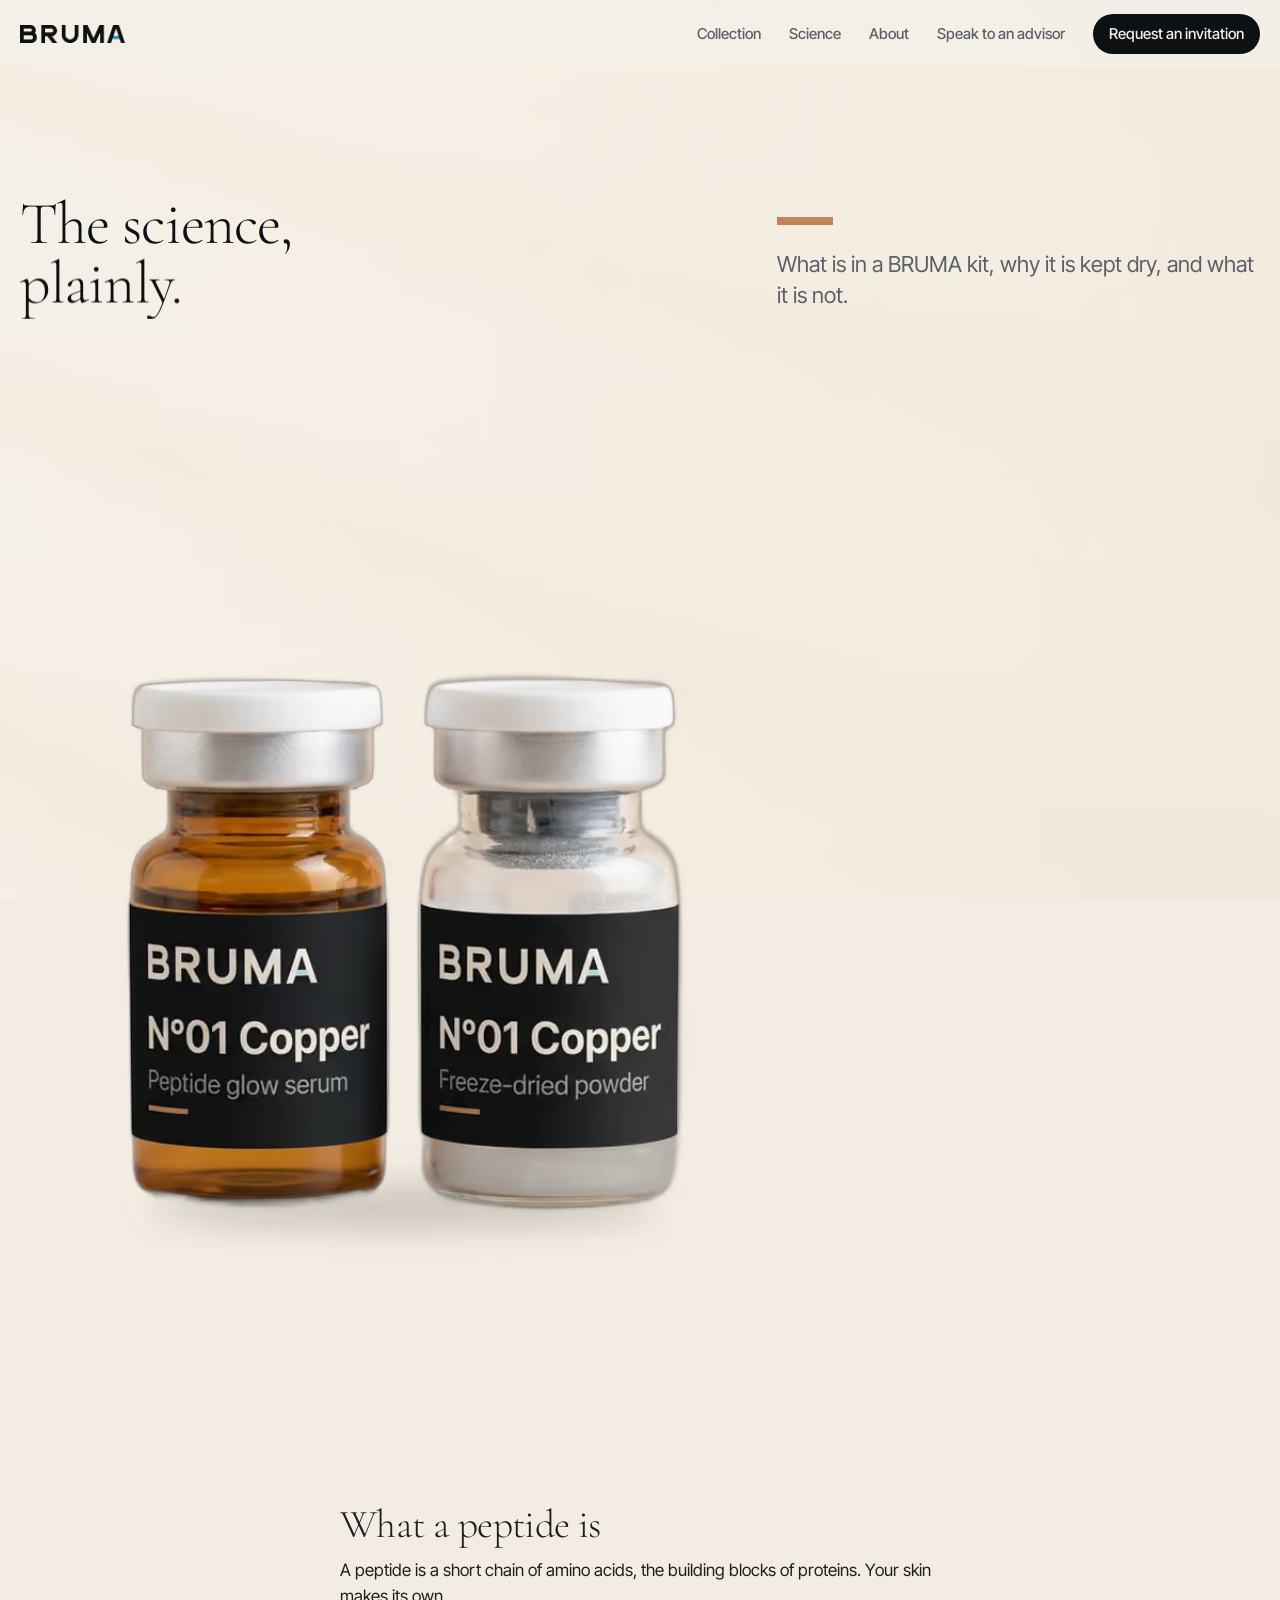
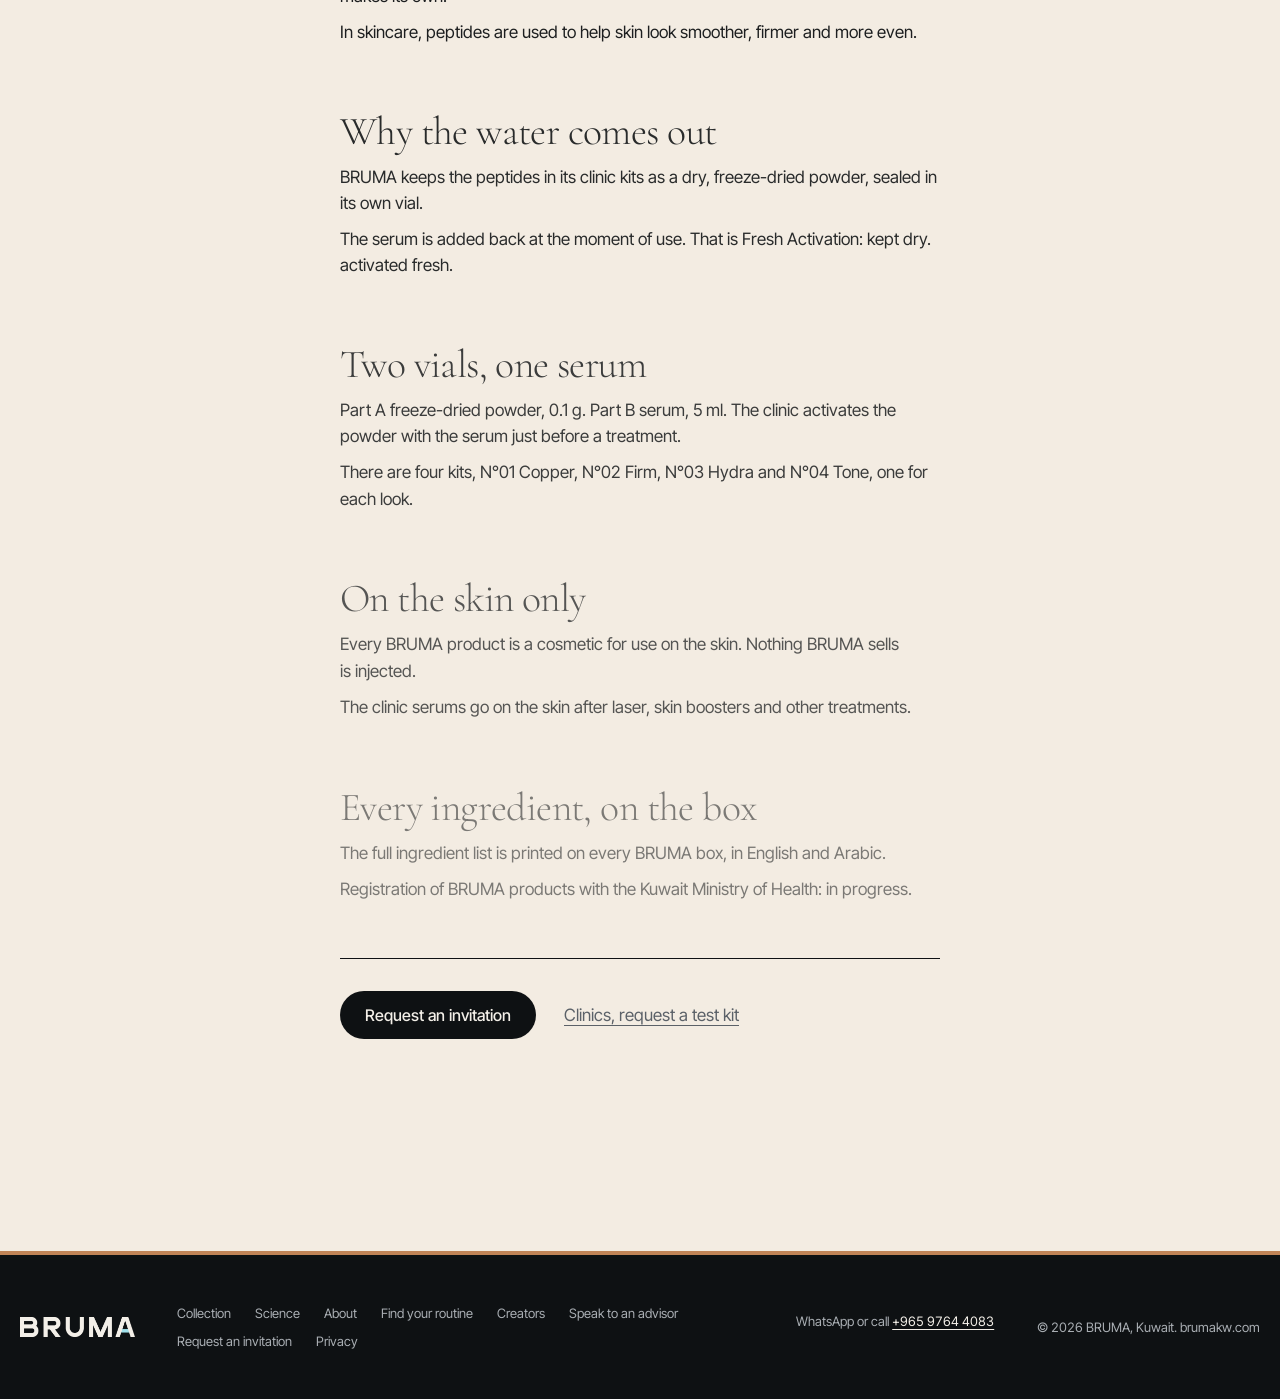
<file: science/index.html>
<!DOCTYPE html><html lang="en"><head><meta charset="utf-8"><meta name="viewport" content="width=device-width, initial-scale=1"><title>The science | BRUMA</title><meta name="description" content="What a peptide is, why BRUMA keeps its clinic serums dry until the moment of use (Fresh Activation), and what is on every box."><meta name="robots" content="noindex, nofollow"><link rel="canonical" href="https://brumakw.com/science/"><meta name="theme-color" content="#F3EFE8"><link rel="icon" type="image/png" href="/favicon.png"><meta property="og:site_name" content="BRUMA"><meta property="og:type" content="website"><meta property="og:locale" content="en_KW"><meta property="og:url" content="https://brumakw.com/science/"><meta property="og:title" content="The science | BRUMA"><meta property="og:description" content="What a peptide is, why BRUMA keeps its clinic serums dry until the moment of use (Fresh Activation), and what is on every box."><meta property="og:image" content="https://brumakw.com/og-image.jpg"><meta property="og:image:width" content="1200"><meta property="og:image:height" content="630"><meta property="og:image:alt" content="BRUMA: three of the product photos, laid on a table under the BRUMA wordmark"><meta name="twitter:card" content="summary_large_image"><meta name="twitter:title" content="The science | BRUMA"><meta name="twitter:description" content="What a peptide is, why BRUMA keeps its clinic serums dry until the moment of use (Fresh Activation), and what is on every box."><meta name="twitter:image" content="https://brumakw.com/og-image.jpg"><meta name="twitter:image:alt" content="BRUMA: three of the product photos, laid on a table under the BRUMA wordmark"><link rel="preload" as="font" type="font/woff2" href="/_astro/cormorant-garamond-latin-wght-normal.CUoBjw-S.woff2" crossorigin><link rel="preload" as="font" type="font/woff2" href="/_astro/inter-tight-latin-wght-normal.DX-nOvPD.woff2" crossorigin><link rel="preload" as="image" imagesrcset="/_astro/tall.B3hq9mHo_ZgRVHb.avif 720w, /_astro/tall.B3hq9mHo_1yUOid.avif 1080w, /_astro/tall.B3hq9mHo_ndjFx.avif 1440w" imagesizes="100vw" type="image/avif" media="(max-width: 820px)" fetchpriority="high"><link rel="preload" as="image" imagesrcset="/_astro/wide.CySnZHZV_ZUOiMY.avif 1280w, /_astro/wide.CySnZHZV_29rOcU.avif 1920w, /_astro/wide.CySnZHZV_Z1nKN4y.avif 2560w" imagesizes="100vw" type="image/avif" media="(min-width: 821px)" fetchpriority="high"><script type="application/ld+json">{"@context":"https://schema.org","@graph":[{"@type":"WebPage","@id":"https://brumakw.com/science#page","url":"https://brumakw.com/science","name":"The science | BRUMA","description":"What a peptide is, why BRUMA keeps its clinic serums dry until the moment of use (Fresh Activation), and what is on every box.","inLanguage":"en","isPartOf":{"@id":"https://brumakw.com/#website"},"about":{"@id":"https://brumakw.com/#organization"}}]}</script><script defer src="https://stats.brumakw.com/script.js" data-website-id="1a930f63-1da2-4c97-97f2-859099200b43" data-domains="brumakw.com"></script><script>
      document.documentElement.classList.add('js');
    </script><link rel="stylesheet" href="/_astro/Base.DDdC2eke.css"><link rel="stylesheet" href="/_astro/Footer.DfNvqbVB.css"></head><body class="has-background"><div class="site-bg" aria-hidden="true"><picture><source media="(max-width: 820px)" type="image/avif" srcset="/_astro/tall.B3hq9mHo_ZgRVHb.avif 720w, /_astro/tall.B3hq9mHo_1yUOid.avif 1080w, /_astro/tall.B3hq9mHo_ndjFx.avif 1440w" sizes="100vw"><source media="(max-width: 820px)" type="image/webp" srcset="/_astro/tall.B3hq9mHo_ZIaKcD.webp 720w, /_astro/tall.B3hq9mHo_Z27I2x9.webp 1080w, /_astro/tall.B3hq9mHo_1KKAE7.webp 1440w" sizes="100vw"><source type="image/avif" srcset="/_astro/wide.CySnZHZV_ZUOiMY.avif 1280w, /_astro/wide.CySnZHZV_29rOcU.avif 1920w, /_astro/wide.CySnZHZV_Z1nKN4y.avif 2560w" sizes="100vw"><img src="/_astro/wide.CySnZHZV_Zdw5Y.webp" srcset="/_astro/wide.CySnZHZV_1ApBf1.webp 1280w, /_astro/wide.CySnZHZV_Z1xc2Cr.webp 1920w, /_astro/wide.CySnZHZV_Zdw5Y.webp 2560w" sizes="100vw" alt="" width="2560" height="1429" fetchpriority="high" decoding="async"></picture></div><a href="#main" class="sr-only focus:not-sr-only focus:fixed focus:top-3 focus:left-3 focus:z-50 focus:bg-carbon focus:text-bone focus:px-4 focus:py-2 focus:rounded-full">Skip to content</a><header class="site-header" data-astro-cid-nen7h5rs><div class="wrap header-row" data-astro-cid-nen7h5rs><a href="/" aria-label="BRUMA home" class="logo-link" data-astro-cid-nen7h5rs><img src="/brand/wordmark-on-light.png" alt="BRUMA" width="900" height="157" class="logo" data-astro-cid-nen7h5rs><img src="/brand/wordmark-on-dark.png" alt="" width="900" height="157" class="logo logo-dark" aria-hidden="true" data-astro-cid-nen7h5rs></a><nav aria-label="Main" data-astro-cid-nen7h5rs><a data-umami-event="collection-view" data-umami-event-section="header" href="/collection" data-astro-cid-nen7h5rs>Collection</a><a href="/science" data-astro-cid-nen7h5rs>Science</a><a href="/about" data-astro-cid-nen7h5rs>About</a><a data-umami-event="advisor" data-umami-event-section="header" href="https://wa.me/96597644083?text=Hello%20BRUMA%2C%20I'd%20like%20advice%20on%20choosing%20products." target="_blank" rel="noopener" data-astro-cid-nen7h5rs>Speak to an advisor</a><a href="/#invitation" class="nav-cta" data-astro-cid-nen7h5rs>Request an invitation</a><button type="button" class="menu-button" aria-expanded="false" aria-controls="menu-panel" aria-label="Menu" data-astro-cid-nen7h5rs><span class="menu-bar" aria-hidden="true" data-astro-cid-nen7h5rs></span><span class="menu-bar" aria-hidden="true" data-astro-cid-nen7h5rs></span></button></nav></div></header><div class="menu-panel on-dark" id="menu-panel" role="dialog" aria-modal="true" aria-label="Menu" hidden data-astro-cid-nen7h5rs><div class="menu-top" data-astro-cid-nen7h5rs><img src="/brand/wordmark-on-dark.png" alt="BRUMA" width="900" height="157" class="menu-logo" data-astro-cid-nen7h5rs><button type="button" class="menu-close" aria-label="Close menu" data-astro-cid-nen7h5rs><span class="menu-bar" aria-hidden="true" data-astro-cid-nen7h5rs></span><span class="menu-bar" aria-hidden="true" data-astro-cid-nen7h5rs></span></button></div><nav class="menu-links" aria-label="Menu" data-astro-cid-nen7h5rs><a data-umami-event="collection-view" data-umami-event-section="menu" href="/collection" data-astro-cid-nen7h5rs>Collection</a><a href="/science" data-astro-cid-nen7h5rs>Science</a><a href="/about" data-astro-cid-nen7h5rs>About</a><a href="/routine" data-astro-cid-nen7h5rs>Find your routine</a><a data-umami-event="advisor" data-umami-event-section="menu" href="https://wa.me/96597644083?text=Hello%20BRUMA%2C%20I'd%20like%20advice%20on%20choosing%20products." target="_blank" rel="noopener" data-astro-cid-nen7h5rs>Speak to an advisor</a><a href="/#invitation" class="menu-cta" data-astro-cid-nen7h5rs>Request an invitation</a></nav></div><script type="module">var e=document.querySelector(`.menu-button`),t=document.querySelector(`.menu-panel`);if(e&&t){let n=t.querySelector(`.menu-close`),r=()=>Array.from(t.querySelectorAll(`a[href], button:not([disabled])`)).filter(e=>e.offsetParent!==null),i=!1,a=r=>{i=r,t.hidden=!i,e.setAttribute(`aria-expanded`,String(i)),document.documentElement.classList.toggle(`menu-open`,i),i?n.focus():e.focus()};e.addEventListener(`click`,()=>a(!i)),n.addEventListener(`click`,()=>a(!1)),t.querySelectorAll(`a`).forEach(e=>e.addEventListener(`click`,()=>a(!1))),document.addEventListener(`keydown`,e=>{if(i){if(e.key===`Escape`)return e.preventDefault(),a(!1);if(e.key===`Tab`){let t=r();if(!t.length)return;let n=t[0],i=t[t.length-1];e.shiftKey&&document.activeElement===n?(e.preventDefault(),i.focus()):!e.shiftKey&&document.activeElement===i&&(e.preventDefault(),n.focus())}}}),window.matchMedia(`(min-width: 821px)`).addEventListener(`change`,e=>e.matches&&i&&a(!1))}</script><main id="main"><article class="editorial"><header class="wrap editorial-head"><h1><span class="line"><span data-intro>The science,</span></span><span class="line"><span data-intro>plainly.</span></span></h1><div><span class="bar" data-intro></span><p class="lead" data-intro>What is in a BRUMA kit, why it is kept dry, and what it is not.</p></div></header><div class="wrap editorial-figure"><figure class="product-art"><picture><source srcset="/_astro/01-copper.mbnsG6ug_hjNwU.avif 640w, /_astro/01-copper.mbnsG6ug_d9cbu.avif 720w" type="image/avif" sizes="(min-width: 821px) min(60vw, 48rem), calc(100vw - 2.5rem)"><source srcset="/_astro/01-copper.mbnsG6ug_Za6alS.webp 640w, /_astro/01-copper.mbnsG6ug_ZegLHj.webp 720w" type="image/webp" sizes="(min-width: 821px) min(60vw, 48rem), calc(100vw - 2.5rem)"><img src="/_astro/01-copper.mbnsG6ug_ZegLHj.webp" srcset="/_astro/01-copper.mbnsG6ug_Za6alS.webp 640w, /_astro/01-copper.mbnsG6ug_ZegLHj.webp 720w" alt="BRUMA N°01 Copper kit: a powder vial and a serum vial" sizes="(min-width: 821px) min(60vw, 48rem), calc(100vw - 2.5rem)" loading="eager" decoding="async" width="720" height="900"></picture></figure></div><div class="wrap editorial-body"><section><h2>What a peptide is</h2><p>A peptide is a short chain of amino acids, the building blocks of proteins. Your skin makes its own.</p><p>In skincare, peptides are used to help skin look smoother, firmer and more even.</p></section><section><h2>Why the water comes out</h2><p>BRUMA keeps the peptides in its clinic kits as a dry, freeze-dried powder, sealed in its own vial.</p><p>The serum is added back at the moment of use. That is Fresh Activation: kept dry. activated fresh.</p></section><section><h2>Two vials, one serum</h2><p>Part A freeze-dried powder, 0.1 g. Part B serum, 5 ml. The clinic activates the powder with the serum just before a treatment.</p><p>There are four kits, N°01 Copper, N°02 Firm, N°03 Hydra and N°04 Tone, one for each look.</p></section><section><h2>On the skin only</h2><p>Every BRUMA product is a cosmetic for use on the skin. Nothing BRUMA sells is injected.</p><p>The clinic serums go on the skin after laser, skin boosters and other treatments.</p></section><section><h2>Every ingredient, on the box</h2><p>The full ingredient list is printed on every BRUMA box, in English and Arabic.</p><p>Registration of BRUMA products with the Kuwait Ministry of Health: in progress.</p></section><div class="editorial-cta"><a class="btn btn-carbon" href="/#invitation">Request an invitation</a><a class="quiet-link" data-umami-event="clinic-test-kit" data-umami-event-section="science" href="https://wa.me/96597644083?text=Hello%20BRUMA%2C%20I%20run%20a%20clinic%20and%20would%20like%20to%20request%20a%20test%20kit." target="_blank" rel="noopener">Clinics, request a test kit</a></div></div></article></main><footer class="site-footer on-dark" data-astro-cid-jo6i4kqk><div class="wrap footer-row" data-astro-cid-jo6i4kqk><img src="/brand/wordmark-on-dark.png" alt="BRUMA" width="900" height="157" class="footer-logo" loading="lazy" data-astro-cid-jo6i4kqk><nav class="footer-nav" aria-label="Footer" data-astro-cid-jo6i4kqk><a data-umami-event="collection-view" data-umami-event-section="footer" href="/collection" data-astro-cid-jo6i4kqk>Collection</a><a href="/science" data-astro-cid-jo6i4kqk>Science</a><a href="/about" data-astro-cid-jo6i4kqk>About</a><a href="/routine" data-astro-cid-jo6i4kqk>Find your routine</a><a href="/creators" data-astro-cid-jo6i4kqk>Creators</a><a data-umami-event="advisor" data-umami-event-section="footer" href="https://wa.me/96597644083?text=Hello%20BRUMA%2C%20I'd%20like%20advice%20on%20choosing%20products." target="_blank" rel="noopener" data-astro-cid-jo6i4kqk>Speak to an advisor</a><a href="/#invitation" data-astro-cid-jo6i4kqk>Request an invitation</a><a href="/privacy" data-astro-cid-jo6i4kqk>Privacy</a></nav><p class="footer-contact" data-astro-cid-jo6i4kqk>WhatsApp or call <a class="figures" href="tel:+96597644083" data-astro-cid-jo6i4kqk>+965 9764 4083</a></p><p class="figures" data-astro-cid-jo6i4kqk>© 2026 BRUMA, Kuwait. brumakw.com</p></div></footer><div class="signup-overlay" data-signup hidden data-astro-cid-dv5v53y2><div class="signup" role="dialog" aria-modal="true" aria-labelledby="signup-title" tabindex="-1" data-astro-cid-dv5v53y2><button type="button" class="signup-close" aria-label="Close" data-signup-close data-astro-cid-dv5v53y2><span class="signup-x" aria-hidden="true" data-astro-cid-dv5v53y2></span></button><div class="signup-art" data-astro-cid-dv5v53y2><picture data-astro-cid-dv5v53y2="true"><source srcset="/_astro/tall.B3hq9mHo_srFI0.avif 400w, /_astro/tall.B3hq9mHo_ZCO7Ub.avif 800w" type="image/avif" sizes="380px"><source srcset="/_astro/tall.B3hq9mHo_aPyzE.webp 400w, /_astro/tall.B3hq9mHo_zHwt1.webp 800w" type="image/webp" sizes="380px"><img src="/_astro/tall.B3hq9mHo_ZkOps.webp" srcset="/_astro/tall.B3hq9mHo_aPyzE.webp 400w, /_astro/tall.B3hq9mHo_zHwt1.webp 800w" alt sizes="380px" loading="lazy" decoding="async" data-astro-cid-dv5v53y2="true" width="1440" height="2580" class="signup-stone"></picture><picture data-astro-cid-dv5v53y2="true"><source srcset="/_astro/15-cream.De0nT43I_1L6vHs.avif 400w, /_astro/15-cream.De0nT43I_yUD1.avif 800w" type="image/avif" sizes="380px"><source srcset="/_astro/15-cream.De0nT43I_Z1YGCuz.webp 400w, /_astro/15-cream.De0nT43I_bayPu.webp 800w" type="image/webp" sizes="380px"><img src="/_astro/15-cream.De0nT43I_Z2gNoVL.webp" srcset="/_astro/15-cream.De0nT43I_Z1YGCuz.webp 400w, /_astro/15-cream.De0nT43I_bayPu.webp 800w" alt="BRUMA N°15 Cream brightening cream: a frosted white jar with a copper lid" sizes="380px" loading="lazy" decoding="async" data-astro-cid-dv5v53y2="true" width="1280" height="1600" class="signup-product"></picture></div><div class="signup-body" data-astro-cid-dv5v53y2><h2 id="signup-title" data-astro-cid-dv5v53y2>Be first.</h2><p class="signup-text" data-astro-cid-dv5v53y2>First access when BRUMA opens in Kuwait.</p><p class="signup-gift" data-astro-cid-dv5v53y2>A BRUMA travel pouch with your first order.</p><form class="signup-form" data-endpoint="https://n8n.gaureshnaik.cloud/webhook/bruma-sign-ups" data-source="popup" novalidate data-astro-cid-dv5v53y2><label class="sr-only" for="signup-email" data-astro-cid-dv5v53y2>Email address</label><input id="signup-email" type="email" name="email" autocomplete="email" placeholder="Your email" required aria-describedby="signup-msg" data-astro-cid-dv5v53y2><div class="signup-trap" aria-hidden="true" data-astro-cid-dv5v53y2><label for="signup-company" data-astro-cid-dv5v53y2>Company</label><input id="signup-company" type="text" name="company" tabindex="-1" autocomplete="off" data-astro-cid-dv5v53y2></div><button type="submit" class="btn btn-carbon" data-label="Request an invitation" data-sending="Sending…" data-astro-cid-dv5v53y2>Request an invitation</button><p class="signup-msg" id="signup-msg" role="status" aria-live="polite" data-astro-cid-dv5v53y2><span data-signup-msg data-astro-cid-dv5v53y2></span><span data-signup-fail hidden data-astro-cid-dv5v53y2>That didn't send. Try again, or <a class="quiet-link" data-umami-event="invitation-whatsapp" data-umami-event-section="popup" href="https://wa.me/96597644083?text=Hello%20BRUMA%2C%20I'd%20like%20to%20request%20an%20invitation." target="_blank" rel="noopener" data-astro-cid-dv5v53y2>message us on WhatsApp</a>.</span></p></form><p class="signup-done" data-signup-done tabindex="-1" hidden data-astro-cid-dv5v53y2>You're on the list.</p><div class="signup-foot" data-signup-foot data-astro-cid-dv5v53y2><p class="signup-consent" data-astro-cid-dv5v53y2>We email you once, when the shop opens. <a class="quiet-link" href="/privacy" data-astro-cid-dv5v53y2>How your email is used</a></p><button type="button" class="quiet-link signup-decline" data-signup-decline data-astro-cid-dv5v53y2>No thanks</button></div></div></div></div><script type="module" src="/_astro/Base.astro_astro_type_script_index_0_lang.Dib7l5ww.js"></script></body></html>
</file>
<file: _astro/Footer.DfNvqbVB.css>
.site-header[data-astro-cid-nen7h5rs]{z-index:40;background:color-mix(in srgb, var(--color-bone) 92%, transparent);backdrop-filter:blur(10px);transition:background-color .25s;position:fixed;inset:0 0 auto}.header-row[data-astro-cid-nen7h5rs]{justify-content:space-between;align-items:center;height:4.25rem;display:flex}.logo-link[data-astro-cid-nen7h5rs]{display:block;position:relative}.logo[data-astro-cid-nen7h5rs]{width:auto;height:1.15rem;display:block}.logo-dark[data-astro-cid-nen7h5rs]{opacity:0;transition:opacity .25s;position:absolute;inset:0}.header-row[data-astro-cid-nen7h5rs] nav[data-astro-cid-nen7h5rs]{align-items:center;gap:1.75rem;font-size:.9375rem;font-weight:500;display:flex}.header-row[data-astro-cid-nen7h5rs] nav[data-astro-cid-nen7h5rs] a[data-astro-cid-nen7h5rs]:not(.nav-cta){color:var(--color-graphite);transition:color .25s}.header-row[data-astro-cid-nen7h5rs] nav[data-astro-cid-nen7h5rs] a[data-astro-cid-nen7h5rs]:not(.nav-cta):hover{color:var(--color-carbon)}.nav-cta[data-astro-cid-nen7h5rs]{background:var(--color-carbon);color:var(--color-bone);border-radius:999px;padding:.5rem 1rem;transition:background-color .25s,color .25s}.menu-button[data-astro-cid-nen7h5rs],.menu-close[data-astro-cid-nen7h5rs]{cursor:pointer;width:2.75rem;height:2.75rem;color:var(--color-carbon);background:0 0;border:0;border-radius:999px;flex-direction:column;justify-content:center;align-items:center;gap:.4rem;margin-right:-.5rem;padding:0;display:none}.menu-bar[data-astro-cid-nen7h5rs]{background:currentColor;width:1.375rem;height:1.5px;transition:background-color .25s;display:block}.menu-close[data-astro-cid-nen7h5rs]{color:var(--color-bone);display:flex}.menu-close[data-astro-cid-nen7h5rs] .menu-bar[data-astro-cid-nen7h5rs]{position:absolute;rotate:45deg}.menu-close[data-astro-cid-nen7h5rs] .menu-bar[data-astro-cid-nen7h5rs]+.menu-bar[data-astro-cid-nen7h5rs]{rotate:-45deg}.menu-close[data-astro-cid-nen7h5rs]{position:relative}.menu-panel[data-astro-cid-nen7h5rs]{z-index:50;background:var(--color-carbon);color:var(--color-bone);flex-direction:column;padding:0 1.25rem 2rem;display:flex;position:fixed;inset:0;overflow-y:auto}.menu-panel[data-astro-cid-nen7h5rs][hidden]{display:none}.menu-top[data-astro-cid-nen7h5rs]{justify-content:space-between;align-items:center;height:4.25rem;display:flex}.menu-logo[data-astro-cid-nen7h5rs]{width:auto;height:1.15rem}.menu-links[data-astro-cid-nen7h5rs]{flex-direction:column;align-items:flex-start;gap:0;margin-top:1.5rem;display:flex}.menu-links[data-astro-cid-nen7h5rs] a[data-astro-cid-nen7h5rs]{border-bottom:1px solid var(--color-line-dark);width:100%;font-family:var(--font-display);font-weight:var(--display-weight-small);letter-spacing:var(--display-tracking);color:var(--color-bone);padding:1rem 0;font-size:1.75rem;display:block}.menu-links[data-astro-cid-nen7h5rs] .menu-cta[data-astro-cid-nen7h5rs]{background:var(--color-bone);width:auto;color:var(--color-carbon);font-family:var(--font-sans);letter-spacing:0;border:0;border-radius:999px;margin-top:2rem;padding:.85rem 1.5rem;font-size:1rem;font-weight:500}html.menu-open{overflow:hidden}.site-header[data-astro-cid-nen7h5rs].is-dark{background:var(--color-carbon);backdrop-filter:none}.site-header[data-astro-cid-nen7h5rs].is-dark .logo-dark[data-astro-cid-nen7h5rs]{opacity:1}.site-header[data-astro-cid-nen7h5rs].is-dark .header-row[data-astro-cid-nen7h5rs] nav[data-astro-cid-nen7h5rs] a[data-astro-cid-nen7h5rs]:not(.nav-cta){color:var(--color-fog)}.site-header[data-astro-cid-nen7h5rs].is-dark .header-row[data-astro-cid-nen7h5rs] nav[data-astro-cid-nen7h5rs] a[data-astro-cid-nen7h5rs]:not(.nav-cta):hover{color:var(--color-bone)}.site-header[data-astro-cid-nen7h5rs].is-dark .nav-cta[data-astro-cid-nen7h5rs]{background:var(--color-bone);color:var(--color-carbon)}.site-header[data-astro-cid-nen7h5rs].is-dark .menu-button[data-astro-cid-nen7h5rs]{color:var(--color-bone)}@media (width<=820px){.header-row[data-astro-cid-nen7h5rs] nav[data-astro-cid-nen7h5rs] a[data-astro-cid-nen7h5rs]:not(.nav-cta){display:none}.header-row[data-astro-cid-nen7h5rs] nav[data-astro-cid-nen7h5rs]{gap:.75rem}.menu-button[data-astro-cid-nen7h5rs]{display:flex}}@media (width>=821px){.menu-panel[data-astro-cid-nen7h5rs]{display:none}}.site-footer[data-astro-cid-jo6i4kqk]{background:var(--color-carbon);color:var(--color-fog);border-top:4px solid var(--color-copper);font-size:var(--text-small);padding:3rem 0}.footer-row[data-astro-cid-jo6i4kqk]{flex-wrap:wrap;justify-content:space-between;align-items:center;gap:1.5rem;display:flex}.footer-logo[data-astro-cid-jo6i4kqk]{width:auto;height:1.25rem}.footer-nav[data-astro-cid-jo6i4kqk]{flex-wrap:wrap;gap:.5rem 1.5rem;max-width:36rem;display:flex}.footer-contact[data-astro-cid-jo6i4kqk]{margin-bottom:.75rem}.footer-contact[data-astro-cid-jo6i4kqk] a[data-astro-cid-jo6i4kqk]{color:var(--color-bone);text-underline-offset:.2em;text-decoration:underline 1px}.footer-contact[data-astro-cid-jo6i4kqk] a[data-astro-cid-jo6i4kqk]:hover{color:var(--color-copper)}.footer-nav[data-astro-cid-jo6i4kqk] a[data-astro-cid-jo6i4kqk]{color:var(--color-fog);transition:color .2s}.footer-nav[data-astro-cid-jo6i4kqk] a[data-astro-cid-jo6i4kqk]:hover{color:var(--color-bone)}
</file>
<file: _astro/index.AKl-pglN.css>
.stage[data-astro-cid-lcdefpme]{align-items:center;min-height:100svh;padding:6rem 0 2.5rem;display:grid;position:relative}.film-block[data-astro-cid-lcdefpme]{position:relative}.film-block[data-astro-cid-lcdefpme].has-film{background:var(--color-carbon);color:var(--color-bone)}.film-layer[data-astro-cid-lcdefpme]{z-index:0;background:var(--color-carbon);pointer-events:none;height:100lvh;margin-bottom:-100lvh;position:sticky;top:0;overflow:hidden}.film-layer[data-astro-cid-lcdefpme] picture[data-astro-cid-lcdefpme],.film-layer[data-astro-cid-lcdefpme] img[data-astro-cid-lcdefpme],.film-layer[data-astro-cid-lcdefpme] video[data-astro-cid-lcdefpme]{object-fit:cover;width:100%;height:100%;position:absolute;inset:0}.film-layer[data-astro-cid-lcdefpme] picture[data-astro-cid-lcdefpme]{display:block}.film-layer[data-astro-cid-lcdefpme] video[data-astro-cid-lcdefpme]{opacity:0}.film-shade[data-astro-cid-lcdefpme]{background:linear-gradient(90deg,#0e1113e0 0% 50%,#0e111399 62%,#0e111300 76%);position:absolute;inset:0}.film-dim[data-astro-cid-lcdefpme]{background:var(--color-carbon);opacity:0;display:none;position:absolute;inset:0}@media (width<=820px){.film-shade[data-astro-cid-lcdefpme]{background:linear-gradient(#0e1113d9 0%,#0e111300 50%)}.film-dim[data-astro-cid-lcdefpme]{display:block}html:not(.js) .film-dim[data-astro-cid-lcdefpme]{opacity:.85}}@media (width<=820px) and (prefers-reduced-motion:reduce){.film-dim[data-astro-cid-lcdefpme]{opacity:.85}}.film-fade[data-astro-cid-lcdefpme]{background:var(--color-carbon);opacity:0;position:absolute;inset:0}html:not(.js) .film-fade[data-astro-cid-lcdefpme]{opacity:1;background:linear-gradient(to bottom, transparent 55%, var(--color-carbon) 100%)}@media (prefers-reduced-motion:reduce){.film-fade[data-astro-cid-lcdefpme]{opacity:1;background:linear-gradient(to bottom, transparent 55%, var(--color-carbon) 100%)}}.film-block[data-astro-cid-lcdefpme]>.stage[data-astro-cid-lcdefpme],.film-block[data-astro-cid-lcdefpme]>.method[data-astro-cid-lcdefpme],.film-block[data-astro-cid-lcdefpme] .pin-spacer>.stage[data-astro-cid-lcdefpme]{z-index:1;position:relative}.has-film[data-astro-cid-lcdefpme] h1[data-astro-cid-lcdefpme],.has-film[data-astro-cid-lcdefpme] h2[data-astro-cid-lcdefpme],.has-film[data-astro-cid-lcdefpme] h3[data-astro-cid-lcdefpme],.has-film[data-astro-cid-lcdefpme] p[data-astro-cid-lcdefpme],.has-film[data-astro-cid-lcdefpme] .lead[data-astro-cid-lcdefpme]{color:var(--color-bone)}.has-film[data-astro-cid-lcdefpme] .btn-carbon[data-astro-cid-lcdefpme]{background:var(--color-bone);color:var(--color-carbon)}.has-film[data-astro-cid-lcdefpme] .btn-carbon[data-astro-cid-lcdefpme]:hover{background:var(--color-paper)}.has-film[data-astro-cid-lcdefpme] .btn-outline[data-astro-cid-lcdefpme]{border-color:var(--color-copper);color:var(--color-copper)}.has-film[data-astro-cid-lcdefpme] .btn-outline[data-astro-cid-lcdefpme]:hover{background:var(--color-copper);color:var(--color-carbon)}.has-film[data-astro-cid-lcdefpme] .steps[data-astro-cid-lcdefpme]{border-top-color:var(--color-bone)}.has-film[data-astro-cid-lcdefpme] .steps[data-astro-cid-lcdefpme] li[data-astro-cid-lcdefpme]{border-bottom-color:#f3efe838}.has-film[data-astro-cid-lcdefpme] .step-no[data-astro-cid-lcdefpme]{color:var(--color-copper)}@media (width>=821px){.has-film[data-astro-cid-lcdefpme] .method-grid[data-astro-cid-lcdefpme]{grid-template-columns:minmax(0,1.1fr) minmax(0,.9fr)}.has-film[data-astro-cid-lcdefpme] .method-art[data-astro-cid-lcdefpme]{order:2;justify-self:end}}.has-film[data-astro-cid-lcdefpme] .steps[data-astro-cid-lcdefpme] p[data-astro-cid-lcdefpme]{color:var(--color-bone)}.vial-glow[data-astro-cid-lcdefpme],.vial-reflect[data-astro-cid-lcdefpme],.has-film[data-astro-cid-lcdefpme] .vial-shadow[data-astro-cid-lcdefpme]{display:none}.has-film[data-astro-cid-lcdefpme] .vial-glow[data-astro-cid-lcdefpme]{background:radial-gradient(at 50% 58%,#e0a4584d,#c084571a 42%,#0000 68%);display:block;position:absolute;inset:0 -35% -8%}.has-film[data-astro-cid-lcdefpme] .vial-reflect[data-astro-cid-lcdefpme]{opacity:.28;filter:blur(3px);width:100%;height:100%;display:block;position:absolute;top:100%;left:0;transform:scaleY(-1);-webkit-mask-image:linear-gradient(#0000 58%,#000);mask-image:linear-gradient(#0000 58%,#000)}.has-film[data-astro-cid-lcdefpme] .vial-photo[data-astro-cid-lcdefpme] .vial-body{filter:drop-shadow(0 0 1px #f3efe88c)}.has-film[data-astro-cid-lcdefpme] .has-rim[data-astro-cid-lcdefpme] .vial-photo[data-astro-cid-lcdefpme] .vial-body{filter:drop-shadow(0 0 1.5px #e0a458d9)drop-shadow(0 0 6px #c0845759)}.has-film[data-astro-cid-lcdefpme] .has-rim[data-astro-cid-lcdefpme] .vial-glow[data-astro-cid-lcdefpme]{background:radial-gradient(at 50% 58%,#e0a4586b,#c0845729 42%,#0000 68%)}.stage-grid[data-astro-cid-lcdefpme]{grid-template-columns:minmax(0,1.5fr) minmax(0,.7fr);align-items:start;gap:clamp(1.5rem,5vw,5rem);display:grid}.panels[data-astro-cid-lcdefpme]{gap:6rem;display:grid}.panel[data-astro-cid-lcdefpme] h2[data-astro-cid-lcdefpme]{max-width:14ch;font-size:clamp(2.25rem,1rem + 5vw,5.25rem);line-height:1.02}@media (width<=479px){.panel[data-astro-cid-lcdefpme] h2[data-astro-cid-lcdefpme]{font-weight:var(--display-weight-small)}}.panel[data-astro-cid-lcdefpme] .bar[data-astro-cid-lcdefpme]{margin:clamp(1.25rem,2.5vw,2rem) 0 clamp(1rem,2vw,1.5rem)}.cta-row[data-astro-cid-lcdefpme]{flex-wrap:wrap;gap:.75rem;margin-top:2rem;display:flex}.vial-holder[data-astro-cid-lcdefpme]{justify-items:center;height:clamp(17rem,68svh,38rem);display:grid;position:sticky;top:6rem}.vial-slot[data-astro-cid-lcdefpme]{will-change:transform;flex-direction:column;grid-area:1/1;align-items:center;height:100%;display:flex}.vial-caption[data-astro-cid-lcdefpme]{font-size:var(--text-small);color:var(--color-graphite);text-align:center;margin-top:1.25rem;font-weight:500}.has-film[data-astro-cid-lcdefpme] .vial-caption[data-astro-cid-lcdefpme]{color:var(--color-fog)}.vial-slot[data-astro-cid-lcdefpme][hidden]{display:none}.vial-photo[data-astro-cid-lcdefpme]{flex:none;height:86%;position:relative}.vial-photo[data-astro-cid-lcdefpme] img:not(.vial-reflect){width:100%;height:100%;position:absolute;inset:0}.vial-shadow[data-astro-cid-lcdefpme]{background:var(--color-carbon);opacity:.16;filter:blur(10px);border-radius:50%;height:5%;position:absolute;bottom:-2.5%;left:8%;right:8%}.is-pinned .stage-grid[data-astro-cid-lcdefpme]{align-items:center}.is-pinned .panels[data-astro-cid-lcdefpme]{gap:0}.is-pinned .panel[data-astro-cid-lcdefpme]{grid-area:1/1;align-self:center}.is-pinned .vial-holder[data-astro-cid-lcdefpme]{position:static}.method[data-astro-cid-lcdefpme]{padding:var(--section-pad) 0}.method-grid[data-astro-cid-lcdefpme]{grid-template-columns:minmax(0,.9fr) minmax(0,1.1fr);align-items:center;gap:clamp(2.5rem,7vw,7rem);display:grid}.method-art[data-astro-cid-lcdefpme]{width:100%;max-width:34rem}.method-bar[data-astro-cid-lcdefpme]{margin:1.5rem 0 1.75rem}.method-note[data-astro-cid-lcdefpme]{font-size:var(--text-small);color:var(--color-graphite);margin-top:.75rem}.has-film[data-astro-cid-lcdefpme] .method-note[data-astro-cid-lcdefpme]{color:var(--color-fog)}.steps[data-astro-cid-lcdefpme]{border-top:1.5px solid var(--color-carbon);max-width:36rem;margin:2.5rem 0 0;padding:0;list-style:none}.steps[data-astro-cid-lcdefpme] li[data-astro-cid-lcdefpme]{border-bottom:1px solid var(--color-line);grid-template-columns:3rem minmax(0,1fr);gap:1rem;padding:1.25rem 0;display:grid}.step-no[data-astro-cid-lcdefpme]{font-size:var(--text-small);color:var(--color-copper-ink);padding-top:.35rem;font-weight:500}.steps[data-astro-cid-lcdefpme] h3[data-astro-cid-lcdefpme]{font-size:var(--text-body);letter-spacing:0;font-weight:600;line-height:1.45}.steps[data-astro-cid-lcdefpme] p[data-astro-cid-lcdefpme]{color:var(--color-graphite);margin-top:.2rem}.reach[data-astro-cid-lcdefpme]{background:var(--color-carbon);color:var(--color-bone);height:100svh;position:relative;overflow:hidden}.reach[data-astro-cid-lcdefpme].is-held:after{content:"";background:var(--color-carbon);height:calc(100lvh - 100svh);position:absolute;top:100%;left:0;right:0}.reach-screen[data-astro-cid-lcdefpme]{height:100%;position:relative}.reach-intro[data-astro-cid-lcdefpme],.reach-entries[data-astro-cid-lcdefpme]{z-index:2;pointer-events:none;width:22rem;max-width:calc(50% - 1.25rem);position:absolute;top:50%;translate:0 -50%}.reach-intro[data-astro-cid-lcdefpme]{left:3rem}.reach-entries[data-astro-cid-lcdefpme]{right:3rem}.reach[data-astro-cid-lcdefpme] .lead[data-astro-cid-lcdefpme]{margin-top:1.5rem}.reach-map[data-astro-cid-lcdefpme]{width:min(100%, 82svh * var(--map-ratio));aspect-ratio:var(--map-ratio);position:absolute;top:50%;left:50%;translate:-50% -50%}.kuwait[data-astro-cid-lcdefpme]{width:100%;height:100%;display:block}.kuwait-fill[data-astro-cid-lcdefpme]{fill:#f3efe80f}.kuwait-outline[data-astro-cid-lcdefpme]{fill:none;stroke:var(--color-bone);stroke-width:1px;vector-effect:non-scaling-stroke;stroke-linejoin:round}.kuwait-flag[data-astro-cid-lcdefpme]{opacity:.55}.reach[data-astro-cid-lcdefpme][data-style=flag] .kuwait-outline[data-astro-cid-lcdefpme]{stroke:#f3efe859}.pins[data-astro-cid-lcdefpme]{margin:0;padding:0;list-style:none;position:absolute;inset:0}.pin[data-astro-cid-lcdefpme]{--pin-h:26px;--loc:calc(100% - 5px);--top:calc(var(--loc) - var(--pin-h) * 1.35);width:2.25rem;height:calc(var(--pin-h) * 1.35 + 10px);cursor:pointer;font:inherit;color:var(--color-bone);pointer-events:none;background:0 0;border:0;border-radius:999px;padding:0;position:absolute;translate:-50% calc(5px - 100%)}.pin[data-astro-cid-lcdefpme].is-active{z-index:1}.pin[data-astro-cid-lcdefpme]:focus-visible{outline:2px solid var(--color-bone);outline-offset:2px}.pin-mark[data-astro-cid-lcdefpme]{left:50%;top:var(--loc);pointer-events:none;justify-content:center;align-items:flex-end;width:0;height:0;display:flex;position:absolute}.pin-mark[data-astro-cid-lcdefpme] svg[data-astro-cid-lcdefpme]{width:calc(var(--pin-h) * 20 / 26);height:var(--pin-h);transform-origin:50% 100%;pointer-events:none;flex:none;display:block;overflow:visible}.pin-shape[data-astro-cid-lcdefpme]{fill:var(--color-copper);stroke:var(--color-carbon);stroke-width:1.25px;stroke-linejoin:round}.reach[data-astro-cid-lcdefpme][data-style=flag] .pin-shape[data-astro-cid-lcdefpme]{fill:#ce1126;stroke:var(--color-bone);stroke-width:1.5px}.pin-hit[data-astro-cid-lcdefpme]{fill:#0000;stroke:#0000;stroke-width:4px;stroke-linejoin:round;pointer-events:all}.pin-lead[data-astro-cid-lcdefpme]{left:50%;top:var(--top);width:var(--lead);background:var(--color-copper);transform-origin:0;height:1px;transform:rotate(var(--angle));visibility:hidden;opacity:0;pointer-events:none;margin-top:-.5px;position:absolute}.pin-tag[data-astro-cid-lcdefpme]{left:calc(50% + var(--ax));top:calc(var(--top) + var(--ay));pointer-events:none;width:0;height:0;display:flex;position:absolute}.pin[data-astro-cid-lcdefpme][data-anchor=left] .pin-tag[data-astro-cid-lcdefpme],.pin[data-astro-cid-lcdefpme][data-anchor=right] .pin-tag[data-astro-cid-lcdefpme]{align-items:center}.pin[data-astro-cid-lcdefpme][data-anchor=right] .pin-tag[data-astro-cid-lcdefpme]{justify-content:flex-end}.pin[data-astro-cid-lcdefpme][data-anchor=top] .pin-tag[data-astro-cid-lcdefpme],.pin[data-astro-cid-lcdefpme][data-anchor=bottom] .pin-tag[data-astro-cid-lcdefpme]{flex-direction:column;align-items:center}.pin[data-astro-cid-lcdefpme][data-anchor=bottom] .pin-tag[data-astro-cid-lcdefpme]{justify-content:flex-end}.pin-label[data-astro-cid-lcdefpme]{white-space:nowrap;background:var(--color-carbon);border:1px solid var(--color-copper);color:var(--color-bone);font-size:var(--text-small);visibility:hidden;opacity:0;border-radius:999px;flex:none;padding:.3rem .7rem;font-weight:500;line-height:1.2}.pin[data-astro-cid-lcdefpme][data-anchor=left] .pin-label[data-astro-cid-lcdefpme]{transform-origin:0}.pin[data-astro-cid-lcdefpme][data-anchor=right] .pin-label[data-astro-cid-lcdefpme]{transform-origin:100%}.pin[data-astro-cid-lcdefpme][data-anchor=top] .pin-label[data-astro-cid-lcdefpme]{transform-origin:50% 0}.pin[data-astro-cid-lcdefpme][data-anchor=bottom] .pin-label[data-astro-cid-lcdefpme]{transform-origin:50% 100%}.reach-entries[data-astro-cid-lcdefpme]{gap:1.5rem;display:grid}.is-cycling .reach-entries[data-astro-cid-lcdefpme]{gap:0}.is-cycling .reach-entry[data-astro-cid-lcdefpme]{grid-area:1/1}.reach-entry[data-astro-cid-lcdefpme] h3[data-astro-cid-lcdefpme]{font-size:var(--text-h3)}.reach-entry[data-astro-cid-lcdefpme] p[data-astro-cid-lcdefpme]{color:var(--color-fog);max-width:32ch;margin-top:.5rem}.essentials[data-astro-cid-lcdefpme]{padding:var(--section-pad) 0}.section-head[data-astro-cid-lcdefpme]{margin-bottom:var(--section-gap);grid-template-columns:minmax(0,1.2fr) minmax(0,.8fr);align-items:end;gap:2rem;display:grid}.essentials-grid[data-astro-cid-lcdefpme]{grid-template-columns:repeat(4,minmax(0,1fr));gap:clamp(2.5rem,5vw,4rem) clamp(1rem,2vw,1.75rem);margin:0;padding:0;list-style:none;display:grid}.product-large[data-astro-cid-lcdefpme] .product-art[data-astro-cid-lcdefpme]{margin-bottom:1.1rem}.essentials-links[data-astro-cid-lcdefpme]{flex-wrap:wrap;align-items:center;gap:1rem 1.75rem;display:flex}.essentials-foot[data-astro-cid-lcdefpme]{margin-top:var(--section-gap);border-top:1.5px solid var(--color-carbon);flex-wrap:wrap;justify-content:space-between;align-items:center;gap:1.5rem;padding-top:2rem;display:flex}.invitation[data-astro-cid-lcdefpme]{padding:var(--section-pad) 0 calc(var(--section-pad) * .7)}.invitation-top[data-astro-cid-lcdefpme]{grid-template-columns:minmax(0,1.2fr) minmax(0,.8fr);align-items:end;gap:2rem;display:grid}.invitation-top[data-astro-cid-lcdefpme] .lead[data-astro-cid-lcdefpme]{margin-bottom:1.75rem}.invite-row[data-astro-cid-lcdefpme]{flex-wrap:wrap;gap:.75rem;display:flex}.invite-row[data-astro-cid-lcdefpme] input[data-astro-cid-lcdefpme][type=email]{border:1.5px solid var(--color-carbon);background:var(--color-paper);min-height:3rem;color:var(--color-carbon);font:inherit;border-radius:999px;flex:14rem;padding:0 1.25rem}.invite-row[data-astro-cid-lcdefpme] input[data-astro-cid-lcdefpme][type=email]::placeholder{color:var(--color-graphite)}.invite-trap[data-astro-cid-lcdefpme]{width:1px;height:1px;position:absolute;left:-9999px;overflow:hidden}.invite-msg[data-astro-cid-lcdefpme]{min-height:1.5rem;margin-top:.75rem}.invite-msg[data-astro-cid-lcdefpme][data-kind=error]{color:var(--color-copper-ink)}.invite-form[data-astro-cid-lcdefpme] .quiet-link[data-astro-cid-lcdefpme]{margin-top:.5rem;display:inline-block}.invite-gift[data-astro-cid-lcdefpme]{margin-top:1.25rem;font-weight:500}.invite-privacy[data-astro-cid-lcdefpme]{font-size:var(--text-small);margin-top:.75rem}.promises[data-astro-cid-lcdefpme]{margin-top:var(--section-gap);border-top:1.5px solid var(--color-carbon);grid-template-columns:repeat(3,minmax(0,1fr));gap:clamp(1.5rem,3vw,3rem);padding-top:2rem;display:grid}.promises[data-astro-cid-lcdefpme] p[data-astro-cid-lcdefpme]{color:var(--color-graphite);max-width:28ch;margin-top:.4rem}.faq[data-astro-cid-lcdefpme]{padding:var(--section-pad) 0}.faq-grid[data-astro-cid-lcdefpme]{grid-template-columns:minmax(0,.8fr) minmax(0,1.2fr);align-items:start;gap:clamp(2.5rem,6vw,6rem);display:grid}.faq-intro[data-astro-cid-lcdefpme] .lead[data-astro-cid-lcdefpme]{margin-top:1.5rem}.faq-list[data-astro-cid-lcdefpme]{border-top:1.5px solid var(--color-carbon)}.faq-item[data-astro-cid-lcdefpme]{border-bottom:1px solid var(--color-line)}.faq-item[data-astro-cid-lcdefpme] summary[data-astro-cid-lcdefpme]{cursor:pointer;justify-content:space-between;align-items:flex-start;gap:1.5rem;padding:1.1rem 0;list-style:none;display:flex}.faq-item[data-astro-cid-lcdefpme] summary[data-astro-cid-lcdefpme]::-webkit-details-marker{display:none}.faq-item[data-astro-cid-lcdefpme] summary[data-astro-cid-lcdefpme]:focus-visible{outline-offset:4px}.faq-item[data-astro-cid-lcdefpme] h3[data-astro-cid-lcdefpme]{letter-spacing:-.01em;font-size:1.125rem;font-weight:600;line-height:1.35}.faq-mark[data-astro-cid-lcdefpme]{flex:none;width:.875rem;height:.875rem;margin-top:.35rem;position:relative}.faq-mark[data-astro-cid-lcdefpme]:before,.faq-mark[data-astro-cid-lcdefpme]:after{content:"";background:var(--color-carbon);width:100%;height:1.5px;position:absolute;top:50%;left:0;translate:0 -50%}.faq-mark[data-astro-cid-lcdefpme]:after{rotate:90deg}.faq-item[data-astro-cid-lcdefpme][open] .faq-mark[data-astro-cid-lcdefpme]:after{opacity:0}.faq-item[data-astro-cid-lcdefpme] p[data-astro-cid-lcdefpme]{color:var(--color-graphite);padding:0 2.4rem 1.4rem 0}@media (width<=820px){.stage[data-astro-cid-lcdefpme]{align-items:start;padding-top:5.25rem}.stage-grid[data-astro-cid-lcdefpme],.is-pinned .stage-grid[data-astro-cid-lcdefpme]{grid-template-columns:minmax(0,1fr);align-items:start;gap:1.5rem}.panels[data-astro-cid-lcdefpme]{gap:3.5rem}.is-pinned .panel[data-astro-cid-lcdefpme]{align-self:start}.vial-holder[data-astro-cid-lcdefpme]{order:2;justify-content:center;height:clamp(13rem,38svh,21rem);position:static}.cta-row[data-astro-cid-lcdefpme]{margin-top:1.5rem}.method-grid[data-astro-cid-lcdefpme],.section-head[data-astro-cid-lcdefpme],.invitation-top[data-astro-cid-lcdefpme],.faq-grid[data-astro-cid-lcdefpme]{grid-template-columns:minmax(0,1fr);align-items:start}.method-art[data-astro-cid-lcdefpme]{max-width:26rem}.essentials-grid[data-astro-cid-lcdefpme]{grid-template-columns:repeat(2,minmax(0,1fr))}.reach-screen[data-astro-cid-lcdefpme]{flex-direction:column;align-items:center;gap:1rem;padding:5.25rem 1.25rem 1.25rem;display:flex}.reach-intro[data-astro-cid-lcdefpme],.reach-entries[data-astro-cid-lcdefpme]{width:100%;max-width:none;position:static;translate:none}.reach-map[data-astro-cid-lcdefpme]{position:relative;top:auto;left:auto;translate:none}.reach-intro[data-astro-cid-lcdefpme] h2[data-astro-cid-lcdefpme]{font-size:clamp(1.75rem,1rem + 4vw,2.5rem);font-weight:var(--display-weight-small)}.reach[data-astro-cid-lcdefpme] .lead[data-astro-cid-lcdefpme]{display:none}.reach-map[data-astro-cid-lcdefpme]{width:min(100vw, 55svh * var(--map-ratio));flex:none}.pin[data-astro-cid-lcdefpme]{--pin-h:22px}.reach-entry[data-astro-cid-lcdefpme] p[data-astro-cid-lcdefpme]{max-width:40ch}.promises[data-astro-cid-lcdefpme]{grid-template-columns:minmax(0,1fr)}}
</file>
<file: _astro/Base.DDdC2eke.css>
/*! tailwindcss v4.3.5 | MIT License | https://tailwindcss.com */
@layer properties{@supports (((-webkit-hyphens:none)) and (not (margin-trim:block))) or ((-moz-orient:inline) and (not (color:rgb(from red r g b)))){*,:before,:after,::backdrop{--tw-rotate-x:initial;--tw-rotate-y:initial;--tw-rotate-z:initial;--tw-skew-x:initial;--tw-skew-y:initial;--tw-border-style:solid;--tw-shadow:0 0 #0000;--tw-shadow-color:initial;--tw-shadow-alpha:100%;--tw-inset-shadow:0 0 #0000;--tw-inset-shadow-color:initial;--tw-inset-shadow-alpha:100%;--tw-ring-color:initial;--tw-ring-shadow:0 0 #0000;--tw-inset-ring-color:initial;--tw-inset-ring-shadow:0 0 #0000;--tw-ring-inset:initial;--tw-ring-offset-width:0px;--tw-ring-offset-color:#fff;--tw-ring-offset-shadow:0 0 #0000;--tw-outline-style:solid;--tw-blur:initial;--tw-brightness:initial;--tw-contrast:initial;--tw-grayscale:initial;--tw-hue-rotate:initial;--tw-invert:initial;--tw-opacity:initial;--tw-saturate:initial;--tw-sepia:initial;--tw-drop-shadow:initial;--tw-drop-shadow-color:initial;--tw-drop-shadow-alpha:100%;--tw-drop-shadow-size:initial;--tw-backdrop-blur:initial;--tw-backdrop-brightness:initial;--tw-backdrop-contrast:initial;--tw-backdrop-grayscale:initial;--tw-backdrop-hue-rotate:initial;--tw-backdrop-invert:initial;--tw-backdrop-opacity:initial;--tw-backdrop-saturate:initial;--tw-backdrop-sepia:initial}}}@layer theme{:root,:host{--font-sans:"Inter Tight Variable", "Readex Pro Variable", system-ui, sans-serif;--font-mono:ui-monospace, SFMono-Regular, Menlo, Monaco, Consolas, "Liberation Mono", "Courier New", monospace;--spacing:.25rem;--default-transition-duration:.15s;--default-transition-timing-function:cubic-bezier(.4, 0, .2, 1);--default-font-family:var(--font-sans);--default-mono-font-family:var(--font-mono);--color-carbon:#0e1113;--color-line-dark:#2a2f33;--color-bone:#f3efe8;--color-paper:#fff;--color-line:#ded8cd;--color-copper:#c08457;--color-copper-ink:#8a5630;--color-graphite:#5b6168;--color-fog:#a9aeb3;--color-stone:#f3ece2;--font-arabic:"Readex Pro Variable", "Inter Tight Variable", sans-serif;--font-display:"Cormorant Garamond Variable", "Inter Tight Variable", serif;--display-weight:300;--display-weight-small:400;--display-tracking:-.015em;--text-small:.8125rem;--text-body:1.0625rem;--text-lead:clamp(1.125rem, .95rem + .6vw, 1.375rem);--text-h3:clamp(1.25rem, 1.1rem + .6vw, 1.625rem);--text-h2:clamp(2rem, 1.2rem + 3.2vw, 3.75rem);--text-h1:clamp(2.75rem, 1rem + 7.4vw, 7rem);--section-pad:clamp(7.5rem, 16.5vw, 15rem);--section-gap:clamp(4.5rem, 9vw, 7.5rem);--measure:60ch}}@layer base{*,:after,:before,::backdrop{box-sizing:border-box;border:0 solid;margin:0;padding:0}::file-selector-button{box-sizing:border-box;border:0 solid;margin:0;padding:0}html,:host{-webkit-text-size-adjust:100%;tab-size:4;line-height:1.5;font-family:var(--default-font-family,-apple-system, BlinkMacSystemFont, "Segoe UI", Roboto, "Helvetica Neue", "Noto Sans", Arial, sans-serif, "Apple Color Emoji", "Segoe UI Emoji", "Segoe UI Symbol", "Noto Color Emoji");font-feature-settings:var(--default-font-feature-settings,normal);font-variation-settings:var(--default-font-variation-settings,normal);-webkit-tap-highlight-color:transparent}hr{height:0;color:inherit;border-top-width:1px}abbr:where([title]){text-decoration:underline dotted}h1,h2,h3,h4,h5,h6{font-size:inherit;font-weight:inherit}a{color:inherit;-webkit-text-decoration:inherit;-webkit-text-decoration:inherit;-webkit-text-decoration:inherit;text-decoration:inherit}b,strong{font-weight:bolder}code,kbd,samp,pre{font-family:var(--default-mono-font-family,ui-monospace, SFMono-Regular, Menlo, Monaco, Consolas, "Liberation Mono", "Courier New", monospace);font-feature-settings:var(--default-mono-font-feature-settings,normal);font-variation-settings:var(--default-mono-font-variation-settings,normal);font-size:1em}small{font-size:80%}sub,sup{vertical-align:baseline;font-size:75%;line-height:0;position:relative}sub{bottom:-.25em}sup{top:-.5em}table{text-indent:0;border-color:inherit;border-collapse:collapse}:-moz-focusring:where(:not(iframe)){outline:auto}progress{vertical-align:baseline}summary{display:list-item}ol,ul,menu{list-style:none}img,svg,video,canvas,audio,iframe,embed,object{vertical-align:middle;display:block}img,video{max-width:100%;height:auto}button,input,select,optgroup,textarea{font:inherit;font-feature-settings:inherit;font-variation-settings:inherit;letter-spacing:inherit;color:inherit;opacity:1;background-color:#0000;border-radius:0}::file-selector-button{font:inherit;font-feature-settings:inherit;font-variation-settings:inherit;letter-spacing:inherit;color:inherit;opacity:1;background-color:#0000;border-radius:0}:where(select:is([multiple],[size])) optgroup{font-weight:bolder}:where(select:is([multiple],[size])) optgroup option{padding-inline-start:20px}::file-selector-button{margin-inline-end:4px}::placeholder{opacity:1}@supports (not ((-webkit-appearance:-apple-pay-button))) or (contain-intrinsic-size:1px){::placeholder{color:currentColor}@supports (color:color-mix(in lab, red, red)){::placeholder{color:color-mix(in oklab, currentcolor 50%, transparent)}}}textarea{resize:vertical}::-webkit-search-decoration{-webkit-appearance:none}::-webkit-date-and-time-value{min-height:1lh;text-align:inherit}::-webkit-datetime-edit{display:inline-flex}::-webkit-datetime-edit-fields-wrapper{padding:0}::-webkit-datetime-edit{padding-block:0}::-webkit-datetime-edit-year-field{padding-block:0}::-webkit-datetime-edit-month-field{padding-block:0}::-webkit-datetime-edit-day-field{padding-block:0}::-webkit-datetime-edit-hour-field{padding-block:0}::-webkit-datetime-edit-minute-field{padding-block:0}::-webkit-datetime-edit-second-field{padding-block:0}::-webkit-datetime-edit-millisecond-field{padding-block:0}::-webkit-datetime-edit-meridiem-field{padding-block:0}::-webkit-calendar-picker-indicator{line-height:1}:-moz-ui-invalid{box-shadow:none}button,input:where([type=button],[type=reset],[type=submit]){appearance:button}::file-selector-button{appearance:button}::-webkit-inner-spin-button{height:auto}::-webkit-outer-spin-button{height:auto}[hidden]:where(:not([hidden=until-found])){display:none!important}html{background:var(--color-bone)}html:has(body.has-background){background:var(--color-stone)}.site-bg{z-index:-1;background:var(--color-stone);position:fixed;inset:0}.site-bg img,.site-bg video{object-fit:cover;width:100%;height:100%;position:absolute;inset:0}html{color:var(--color-carbon);font-family:var(--font-sans);-webkit-font-smoothing:antialiased;text-rendering:optimizelegibility;font-size:100%}body{font-size:var(--text-body);line-height:1.55;overflow-x:clip}h1,h2{font-family:var(--font-display);font-weight:var(--display-weight);letter-spacing:var(--display-tracking);text-wrap:balance}h3{text-wrap:balance;font-weight:600}h1{font-size:var(--text-h1);line-height:.98}h2{font-size:var(--text-h2);line-height:1.04}@media (width<=649px){h2{font-weight:var(--display-weight-small)}}h3{font-size:var(--text-h3);letter-spacing:-.02em;line-height:1.15}p{text-wrap:pretty;max-width:var(--measure)}:focus-visible{outline:2px solid var(--color-carbon);outline-offset:3px;border-radius:4px}.on-dark :focus-visible{outline-color:var(--color-bone)}::selection{background:var(--color-copper);color:var(--color-carbon)}[lang=ar]{font-family:var(--font-arabic)}}@layer components{.wrap{width:min(100% - 2.5rem,78rem);margin-inline:auto}.lead{font-size:var(--text-lead);color:var(--color-graphite);max-width:min(var(--measure), 48ch);line-height:1.45}.on-dark .lead{color:var(--color-fog)}.bar{background:var(--color-copper);transform-origin:0;width:3.5rem;height:.5rem;display:block}.btn{border:1.5px solid #0000;border-radius:999px;justify-content:center;align-items:center;min-height:3rem;padding:0 1.5rem;font-size:1rem;font-weight:500;transition:background-color .2s,color .2s,border-color .2s,transform .2s;display:inline-flex}.btn:active{transform:scale(.98)}.btn-carbon{background:var(--color-carbon);color:var(--color-bone)}.btn-carbon:hover{background:#262b2f}.btn-outline{border-color:var(--color-copper);color:var(--color-copper-ink)}.btn-outline:hover{background:var(--color-copper);color:var(--color-carbon)}.btn-copper{background:var(--color-copper);color:var(--color-carbon);font-weight:600}.btn-copper:hover{background:#d29a6e}.line{margin-bottom:-.08em;padding-bottom:.08em;display:block}.line>span{will-change:transform, opacity;display:block}.figures{font-variant-numeric:tabular-nums;font-feature-settings:"tnum"}.quiet-link{color:var(--color-graphite);text-underline-offset:.22em;text-decoration:underline 1px;transition:color .2s}.quiet-link:hover{color:var(--color-carbon)}.on-dark .quiet-link{color:var(--color-fog)}.on-dark .quiet-link:hover{color:var(--color-bone)}.product-art{aspect-ratio:4/5;isolation:isolate;border-radius:14px;overflow:hidden}.product-art picture{height:100%;display:block}.product-art img{object-fit:cover;width:100%;height:100%;transition:transform .6s cubic-bezier(.2,.7,.2,1);display:block}@media (prefers-reduced-motion:no-preference){.product:hover .product-art img{transform:scale(1.025)}}.product-no{font-size:var(--text-small);color:var(--color-graphite)}.product h3,.product h4{font-size:var(--text-h3);letter-spacing:-.02em;margin:.15rem 0 .4rem;font-weight:600;line-height:1.15}.product-desc{margin-bottom:.25rem;font-weight:500}.product-line{color:var(--color-graphite);max-width:34ch}.range-note{font-size:var(--text-small);color:var(--color-graphite)}.editorial{padding:calc(4.25rem + var(--section-pad) * .6) 0 var(--section-pad)}.editorial-head{margin-bottom:var(--section-gap);grid-template-columns:minmax(0,1.2fr) minmax(0,.8fr);align-items:end;gap:2rem;display:grid}.editorial-head h1{font-size:var(--text-h2)}.editorial-head .bar{margin-bottom:1.5rem}.editorial-figure{margin-bottom:var(--section-gap)}.editorial-figure figure{max-width:48rem;margin:0}.editorial-body{max-width:var(--measure);gap:clamp(2.5rem,5vw,4rem);display:grid}.editorial-body h2{margin-bottom:.75rem;font-size:clamp(1.75rem,1.2rem + 1.6vw,2.5rem)}.editorial-body p+p{margin-top:.6rem}.editorial-cta{border-top:1.5px solid var(--color-carbon);flex-wrap:wrap;align-items:center;gap:1rem 1.75rem;padding-top:2rem;display:flex}.editorial .standards{border-top:1.5px solid var(--color-carbon);margin:0;padding:0;list-style:none}.editorial .standards li{border-bottom:1px solid var(--color-line);grid-template-columns:minmax(0,11rem) minmax(0,1fr);gap:1rem;padding:1rem 0;display:grid}.editorial .standards h3{font-size:var(--text-body);letter-spacing:0;font-weight:600;line-height:1.45}.editorial .standards p{color:var(--color-graphite)}@media (width<=820px){.editorial-head{grid-template-columns:minmax(0,1fr);align-items:start}.editorial .standards li{grid-template-columns:minmax(0,1fr);gap:.15rem}}}@layer utilities{.invisible{visibility:hidden}.visible{visibility:visible}.sr-only{clip-path:inset(50%);white-space:nowrap;border-width:0;width:1px;height:1px;margin:-1px;padding:0;position:absolute;overflow:hidden}.absolute{position:absolute}.fixed{position:fixed}.relative{position:relative}.static{position:static}.sticky{position:sticky}.container{width:100%}@media (width>=40rem){.container{max-width:40rem}}@media (width>=48rem){.container{max-width:48rem}}@media (width>=64rem){.container{max-width:64rem}}@media (width>=80rem){.container{max-width:80rem}}@media (width>=96rem){.container{max-width:96rem}}.block{display:block}.flex{display:flex}.grid{display:grid}.hidden{display:none}.inline{display:inline}.table{display:table}.grow{flex-grow:1}.transform{transform:var(--tw-rotate-x, ) var(--tw-rotate-y, ) var(--tw-rotate-z, ) var(--tw-skew-x, ) var(--tw-skew-y, )}.flex-wrap{flex-wrap:wrap}.rounded{border-radius:.25rem}.border{border-style:var(--tw-border-style);border-width:1px}.font-display{font-family:var(--font-display)}.shadow{--tw-shadow:0 1px 3px 0 var(--tw-shadow-color,#0000001a), 0 1px 2px -1px var(--tw-shadow-color,#0000001a);box-shadow:var(--tw-inset-shadow), var(--tw-inset-ring-shadow), var(--tw-ring-offset-shadow), var(--tw-ring-shadow), var(--tw-shadow)}.ring{--tw-ring-shadow:var(--tw-ring-inset, ) 0 0 0 calc(1px + var(--tw-ring-offset-width)) var(--tw-ring-color,currentcolor);box-shadow:var(--tw-inset-shadow), var(--tw-inset-ring-shadow), var(--tw-ring-offset-shadow), var(--tw-ring-shadow), var(--tw-shadow)}.outline{outline-style:var(--tw-outline-style);outline-width:1px}.blur{--tw-blur:blur(8px);filter:var(--tw-blur, ) var(--tw-brightness, ) var(--tw-contrast, ) var(--tw-grayscale, ) var(--tw-hue-rotate, ) var(--tw-invert, ) var(--tw-saturate, ) var(--tw-sepia, ) var(--tw-drop-shadow, )}.drop-shadow{--tw-drop-shadow-size:drop-shadow(0 1px 2px var(--tw-drop-shadow-color,#0000001a)) drop-shadow(0 1px 1px var(--tw-drop-shadow-color,#0000000f));--tw-drop-shadow:drop-shadow(0 1px 2px #0000001a) drop-shadow(0 1px 1px #0000000f);filter:var(--tw-blur, ) var(--tw-brightness, ) var(--tw-contrast, ) var(--tw-grayscale, ) var(--tw-hue-rotate, ) var(--tw-invert, ) var(--tw-saturate, ) var(--tw-sepia, ) var(--tw-drop-shadow, )}.filter{filter:var(--tw-blur, ) var(--tw-brightness, ) var(--tw-contrast, ) var(--tw-grayscale, ) var(--tw-hue-rotate, ) var(--tw-invert, ) var(--tw-saturate, ) var(--tw-sepia, ) var(--tw-drop-shadow, )}.backdrop-filter{backdrop-filter:var(--tw-backdrop-blur, ) var(--tw-backdrop-brightness, ) var(--tw-backdrop-contrast, ) var(--tw-backdrop-grayscale, ) var(--tw-backdrop-hue-rotate, ) var(--tw-backdrop-invert, ) var(--tw-backdrop-opacity, ) var(--tw-backdrop-saturate, ) var(--tw-backdrop-sepia, )}.transition{transition-property:color,background-color,border-color,outline-color,text-decoration-color,fill,stroke,--tw-gradient-from,--tw-gradient-via,--tw-gradient-to,opacity,box-shadow,transform,translate,scale,rotate,filter,-webkit-backdrop-filter,backdrop-filter,display,content-visibility,overlay,pointer-events;transition-timing-function:var(--tw-ease,var(--default-transition-timing-function));transition-duration:var(--tw-duration,var(--default-transition-duration))}.focus\:not-sr-only:focus{clip-path:none;white-space:normal;width:auto;height:auto;margin:0;padding:0;position:static;overflow:visible}.focus\:fixed:focus{position:fixed}.focus\:top-3:focus{top:calc(var(--spacing) * 3)}.focus\:left-3:focus{left:calc(var(--spacing) * 3)}.focus\:z-50:focus{z-index:50}.focus\:rounded-full:focus{border-radius:2147483647px}.focus\:bg-carbon:focus{background-color:var(--color-carbon)}.focus\:px-4:focus{padding-inline:calc(var(--spacing) * 4)}.focus\:py-2:focus{padding-block:calc(var(--spacing) * 2)}.focus\:text-bone:focus{color:var(--color-bone)}}@font-face{font-family:Inter Tight Variable;font-style:normal;font-display:swap;font-weight:100 900;src:url(/_astro/inter-tight-cyrillic-ext-wght-normal.okcGN4Nq.woff2)format("woff2-variations");unicode-range:U+460-52F,U+1C80-1C8A,U+20B4,U+2DE0-2DFF,U+A640-A69F,U+FE2E-FE2F}@font-face{font-family:Inter Tight Variable;font-style:normal;font-display:swap;font-weight:100 900;src:url(/_astro/inter-tight-cyrillic-wght-normal.BS41q_Tv.woff2)format("woff2-variations");unicode-range:U+301,U+400-45F,U+490-491,U+4B0-4B1,U+2116}@font-face{font-family:Inter Tight Variable;font-style:normal;font-display:swap;font-weight:100 900;src:url(/_astro/inter-tight-greek-ext-wght-normal.DQgQPNk4.woff2)format("woff2-variations");unicode-range:U+1F??}@font-face{font-family:Inter Tight Variable;font-style:normal;font-display:swap;font-weight:100 900;src:url(/_astro/inter-tight-greek-wght-normal.sS1B39LI.woff2)format("woff2-variations");unicode-range:U+370-377,U+37A-37F,U+384-38A,U+38C,U+38E-3A1,U+3A3-3FF}@font-face{font-family:Inter Tight Variable;font-style:normal;font-display:swap;font-weight:100 900;src:url(/_astro/inter-tight-vietnamese-wght-normal.TKKdAiBA.woff2)format("woff2-variations");unicode-range:U+102-103,U+110-111,U+128-129,U+168-169,U+1A0-1A1,U+1AF-1B0,U+300-301,U+303-304,U+308-309,U+323,U+329,U+1EA0-1EF9,U+20AB}@font-face{font-family:Inter Tight Variable;font-style:normal;font-display:swap;font-weight:100 900;src:url(/_astro/inter-tight-latin-ext-wght-normal.B4u9PlvR.woff2)format("woff2-variations");unicode-range:U+100-2BA,U+2BD-2C5,U+2C7-2CC,U+2CE-2D7,U+2DD-2FF,U+304,U+308,U+329,U+1D00-1DBF,U+1E00-1E9F,U+1EF2-1EFF,U+2020,U+20A0-20AB,U+20AD-20C0,U+2113,U+2C60-2C7F,U+A720-A7FF}@font-face{font-family:Inter Tight Variable;font-style:normal;font-display:swap;font-weight:100 900;src:url(/_astro/inter-tight-latin-wght-normal.DX-nOvPD.woff2)format("woff2-variations");unicode-range:U+??,U+131,U+152-153,U+2BB-2BC,U+2C6,U+2DA,U+2DC,U+304,U+308,U+329,U+2000-206F,U+20AC,U+2122,U+2191,U+2193,U+2212,U+2215,U+FEFF,U+FFFD}@font-face{font-family:Readex Pro Variable;font-style:normal;font-display:swap;font-weight:160 700;src:url(/_astro/readex-pro-arabic-wght-normal.DiwT_uOQ.woff2)format("woff2-variations");unicode-range:U+6??,U+750-77F,U+870-88E,U+890-891,U+897-8E1,U+8E3-8FF,U+200C-200E,U+2010-2011,U+204F,U+2E41,U+FB50-FDFF,U+FE70-FE74,U+FE76-FEFC,U+102E0-102FB,U+10E60-10E7E,U+10EC2-10EC4,U+10EFC-10EFF,U+1EE00-1EE03,U+1EE05-1EE1F,U+1EE21-1EE22,U+1EE24,U+1EE27,U+1EE29-1EE32,U+1EE34-1EE37,U+1EE39,U+1EE3B,U+1EE42,U+1EE47,U+1EE49,U+1EE4B,U+1EE4D-1EE4F,U+1EE51-1EE52,U+1EE54,U+1EE57,U+1EE59,U+1EE5B,U+1EE5D,U+1EE5F,U+1EE61-1EE62,U+1EE64,U+1EE67-1EE6A,U+1EE6C-1EE72,U+1EE74-1EE77,U+1EE79-1EE7C,U+1EE7E,U+1EE80-1EE89,U+1EE8B-1EE9B,U+1EEA1-1EEA3,U+1EEA5-1EEA9,U+1EEAB-1EEBB,U+1EEF0-1EEF1}@font-face{font-family:Readex Pro Variable;font-style:normal;font-display:swap;font-weight:160 700;src:url(/_astro/readex-pro-vietnamese-wght-normal.Do5Nl5oc.woff2)format("woff2-variations");unicode-range:U+102-103,U+110-111,U+128-129,U+168-169,U+1A0-1A1,U+1AF-1B0,U+300-301,U+303-304,U+308-309,U+323,U+329,U+1EA0-1EF9,U+20AB}@font-face{font-family:Readex Pro Variable;font-style:normal;font-display:swap;font-weight:160 700;src:url(/_astro/readex-pro-latin-ext-wght-normal.CsYMu49W.woff2)format("woff2-variations");unicode-range:U+100-2BA,U+2BD-2C5,U+2C7-2CC,U+2CE-2D7,U+2DD-2FF,U+304,U+308,U+329,U+1D00-1DBF,U+1E00-1E9F,U+1EF2-1EFF,U+2020,U+20A0-20AB,U+20AD-20C0,U+2113,U+2C60-2C7F,U+A720-A7FF}@font-face{font-family:Readex Pro Variable;font-style:normal;font-display:swap;font-weight:160 700;src:url(/_astro/readex-pro-latin-wght-normal.-ekFhJJC.woff2)format("woff2-variations");unicode-range:U+??,U+131,U+152-153,U+2BB-2BC,U+2C6,U+2DA,U+2DC,U+304,U+308,U+329,U+2000-206F,U+20AC,U+2122,U+2191,U+2193,U+2212,U+2215,U+FEFF,U+FFFD}@font-face{font-family:Cormorant Garamond Variable;font-style:normal;font-display:swap;font-weight:300 700;src:url(/_astro/cormorant-garamond-cyrillic-ext-wght-normal.Bg62sWL9.woff2)format("woff2-variations");unicode-range:U+460-52F,U+1C80-1C8A,U+20B4,U+2DE0-2DFF,U+A640-A69F,U+FE2E-FE2F}@font-face{font-family:Cormorant Garamond Variable;font-style:normal;font-display:swap;font-weight:300 700;src:url(/_astro/cormorant-garamond-cyrillic-wght-normal.BWCqVJN0.woff2)format("woff2-variations");unicode-range:U+301,U+400-45F,U+490-491,U+4B0-4B1,U+2116}@font-face{font-family:Cormorant Garamond Variable;font-style:normal;font-display:swap;font-weight:300 700;src:url(/_astro/cormorant-garamond-vietnamese-wght-normal.CDLFB6hb.woff2)format("woff2-variations");unicode-range:U+102-103,U+110-111,U+128-129,U+168-169,U+1A0-1A1,U+1AF-1B0,U+300-301,U+303-304,U+308-309,U+323,U+329,U+1EA0-1EF9,U+20AB}@font-face{font-family:Cormorant Garamond Variable;font-style:normal;font-display:swap;font-weight:300 700;src:url(/_astro/cormorant-garamond-latin-ext-wght-normal.ltf1AbuM.woff2)format("woff2-variations");unicode-range:U+100-2BA,U+2BD-2C5,U+2C7-2CC,U+2CE-2D7,U+2DD-2FF,U+304,U+308,U+329,U+1D00-1DBF,U+1E00-1E9F,U+1EF2-1EFF,U+2020,U+20A0-20AB,U+20AD-20C0,U+2113,U+2C60-2C7F,U+A720-A7FF}@font-face{font-family:Cormorant Garamond Variable;font-style:normal;font-display:swap;font-weight:300 700;src:url(/_astro/cormorant-garamond-latin-wght-normal.CUoBjw-S.woff2)format("woff2-variations");unicode-range:U+??,U+131,U+152-153,U+2BB-2BC,U+2C6,U+2DA,U+2DC,U+304,U+308,U+329,U+2000-206F,U+20AC,U+2122,U+2191,U+2193,U+2212,U+2215,U+FEFF,U+FFFD}@property --tw-rotate-x{syntax:"*";inherits:false}@property --tw-rotate-y{syntax:"*";inherits:false}@property --tw-rotate-z{syntax:"*";inherits:false}@property --tw-skew-x{syntax:"*";inherits:false}@property --tw-skew-y{syntax:"*";inherits:false}@property --tw-border-style{syntax:"*";inherits:false;initial-value:solid}@property --tw-shadow{syntax:"*";inherits:false;initial-value:0 0 #0000}@property --tw-shadow-color{syntax:"*";inherits:false}@property --tw-shadow-alpha{syntax:"<percentage>";inherits:false;initial-value:100%}@property --tw-inset-shadow{syntax:"*";inherits:false;initial-value:0 0 #0000}@property --tw-inset-shadow-color{syntax:"*";inherits:false}@property --tw-inset-shadow-alpha{syntax:"<percentage>";inherits:false;initial-value:100%}@property --tw-ring-color{syntax:"*";inherits:false}@property --tw-ring-shadow{syntax:"*";inherits:false;initial-value:0 0 #0000}@property --tw-inset-ring-color{syntax:"*";inherits:false}@property --tw-inset-ring-shadow{syntax:"*";inherits:false;initial-value:0 0 #0000}@property --tw-ring-inset{syntax:"*";inherits:false}@property --tw-ring-offset-width{syntax:"<length>";inherits:false;initial-value:0}@property --tw-ring-offset-color{syntax:"*";inherits:false;initial-value:#fff}@property --tw-ring-offset-shadow{syntax:"*";inherits:false;initial-value:0 0 #0000}@property --tw-outline-style{syntax:"*";inherits:false;initial-value:solid}@property --tw-blur{syntax:"*";inherits:false}@property --tw-brightness{syntax:"*";inherits:false}@property --tw-contrast{syntax:"*";inherits:false}@property --tw-grayscale{syntax:"*";inherits:false}@property --tw-hue-rotate{syntax:"*";inherits:false}@property --tw-invert{syntax:"*";inherits:false}@property --tw-opacity{syntax:"*";inherits:false}@property --tw-saturate{syntax:"*";inherits:false}@property --tw-sepia{syntax:"*";inherits:false}@property --tw-drop-shadow{syntax:"*";inherits:false}@property --tw-drop-shadow-color{syntax:"*";inherits:false}@property --tw-drop-shadow-alpha{syntax:"<percentage>";inherits:false;initial-value:100%}@property --tw-drop-shadow-size{syntax:"*";inherits:false}@property --tw-backdrop-blur{syntax:"*";inherits:false}@property --tw-backdrop-brightness{syntax:"*";inherits:false}@property --tw-backdrop-contrast{syntax:"*";inherits:false}@property --tw-backdrop-grayscale{syntax:"*";inherits:false}@property --tw-backdrop-hue-rotate{syntax:"*";inherits:false}@property --tw-backdrop-invert{syntax:"*";inherits:false}@property --tw-backdrop-opacity{syntax:"*";inherits:false}@property --tw-backdrop-saturate{syntax:"*";inherits:false}@property --tw-backdrop-sepia{syntax:"*";inherits:false}.signup-overlay[data-astro-cid-dv5v53y2]{z-index:60;background:color-mix(in srgb, var(--color-carbon) 55%, transparent);overscroll-behavior:contain;place-items:center;padding:1.25rem;display:grid;position:fixed;inset:0}.signup-overlay[data-astro-cid-dv5v53y2][hidden]{display:none}.signup[data-astro-cid-dv5v53y2]{background:var(--color-bone);width:min(100%,760px);max-height:calc(100svh - 2.5rem);color:var(--color-carbon);grid-template-columns:minmax(0,1fr) minmax(0,1fr);display:grid;position:relative;overflow-y:auto}.signup[data-astro-cid-dv5v53y2]:focus{outline:none}.signup-art[data-astro-cid-dv5v53y2]{background:var(--color-stone);min-height:29.6875rem;position:relative;overflow:hidden}.signup-art[data-astro-cid-dv5v53y2] picture{position:absolute;inset:0}.signup-art[data-astro-cid-dv5v53y2] img{object-fit:cover;width:100%;height:100%;display:block}.signup-art[data-astro-cid-dv5v53y2] img.signup-product{object-fit:contain}.signup-msg[data-astro-cid-dv5v53y2] .quiet-link{color:inherit}.signup-body[data-astro-cid-dv5v53y2]{flex-direction:column;justify-content:center;padding:3.5rem 2.25rem 2.25rem;display:flex}.signup-body[data-astro-cid-dv5v53y2] h2[data-astro-cid-dv5v53y2]{font-size:2.75rem;line-height:1;font-weight:var(--display-weight)}.signup-text[data-astro-cid-dv5v53y2]{font-size:var(--text-lead);color:var(--color-graphite);margin-top:.9rem;line-height:1.4}.signup-gift[data-astro-cid-dv5v53y2]{margin-top:.5rem;font-weight:500}.signup-form[data-astro-cid-dv5v53y2]{gap:.75rem;margin-top:1.75rem;display:grid}.signup-form[data-astro-cid-dv5v53y2] input[data-astro-cid-dv5v53y2][type=email]{border:1.5px solid var(--color-carbon);background:var(--color-paper);width:100%;min-height:3rem;color:var(--color-carbon);font:inherit;border-radius:999px;padding:0 1.25rem}.signup-form[data-astro-cid-dv5v53y2] input[data-astro-cid-dv5v53y2][type=email]::placeholder{color:var(--color-graphite)}.signup-form[data-astro-cid-dv5v53y2] input[data-astro-cid-dv5v53y2][aria-invalid=true]{border-color:var(--color-copper-ink)}.signup-form[data-astro-cid-dv5v53y2] .btn[data-astro-cid-dv5v53y2]{cursor:pointer;width:100%}.signup-form[data-astro-cid-dv5v53y2] .btn[data-astro-cid-dv5v53y2][disabled]{opacity:.6;cursor:default}.signup-trap[data-astro-cid-dv5v53y2]{width:1px;height:1px;position:absolute;left:-9999px;overflow:hidden}.signup-msg[data-astro-cid-dv5v53y2]{min-height:1.4rem;color:var(--color-copper-ink);font-size:.9375rem;line-height:1.4}.signup-done[data-astro-cid-dv5v53y2]{font-family:var(--font-display);margin-top:1.75rem;font-size:1.75rem;line-height:1.1}.signup-done[data-astro-cid-dv5v53y2]:focus{outline:none}.signup-foot[data-astro-cid-dv5v53y2]{margin-top:.5rem}.signup-consent[data-astro-cid-dv5v53y2]{font-size:var(--text-small);color:var(--color-graphite)}.signup-decline[data-astro-cid-dv5v53y2]{min-height:2.75rem;font:inherit;cursor:pointer;background:0 0;border:0;margin-top:.75rem;padding:.5rem 0}.signup-close[data-astro-cid-dv5v53y2]{z-index:1;width:2.75rem;height:2.75rem;color:var(--color-carbon);cursor:pointer;background:0 0;border:0;place-items:center;display:grid;position:absolute;top:.5rem;right:.5rem}.signup-x[data-astro-cid-dv5v53y2]{width:1.25rem;height:1.25rem;position:relative}.signup-x[data-astro-cid-dv5v53y2]:before,.signup-x[data-astro-cid-dv5v53y2]:after{content:"";background:currentColor;width:100%;height:1.5px;margin-top:-.75px;position:absolute;top:50%;left:0;transform:rotate(45deg)}.signup-x[data-astro-cid-dv5v53y2]:after{transform:rotate(-45deg)}@media (width<=649px){.signup-overlay[data-astro-cid-dv5v53y2]{place-items:end stretch;padding:0}.signup[data-astro-cid-dv5v53y2]{grid-template-columns:minmax(0,1fr);width:100%;max-height:calc(100svh - 3rem)}.signup-art[data-astro-cid-dv5v53y2]{display:none}.signup-body[data-astro-cid-dv5v53y2]{padding:2.25rem 1.25rem calc(1.25rem + env(safe-area-inset-bottom))}.signup-body[data-astro-cid-dv5v53y2] h2[data-astro-cid-dv5v53y2]{font-size:2.25rem;font-weight:var(--display-weight-small)}.signup-form[data-astro-cid-dv5v53y2]{margin-top:1.25rem}.signup-form[data-astro-cid-dv5v53y2] input[data-astro-cid-dv5v53y2][type=email]{font-size:1rem}}html.signup-open{overflow:hidden}html.signup-open body{padding-right:var(--signup-scrollbar,0px)}html.signup-open .site-header,html.signup-open .site-bg{right:var(--signup-scrollbar,0px)}.js [data-intro]{visibility:hidden}@media (prefers-reduced-motion:reduce){.js [data-intro]{visibility:visible}}
</file>
